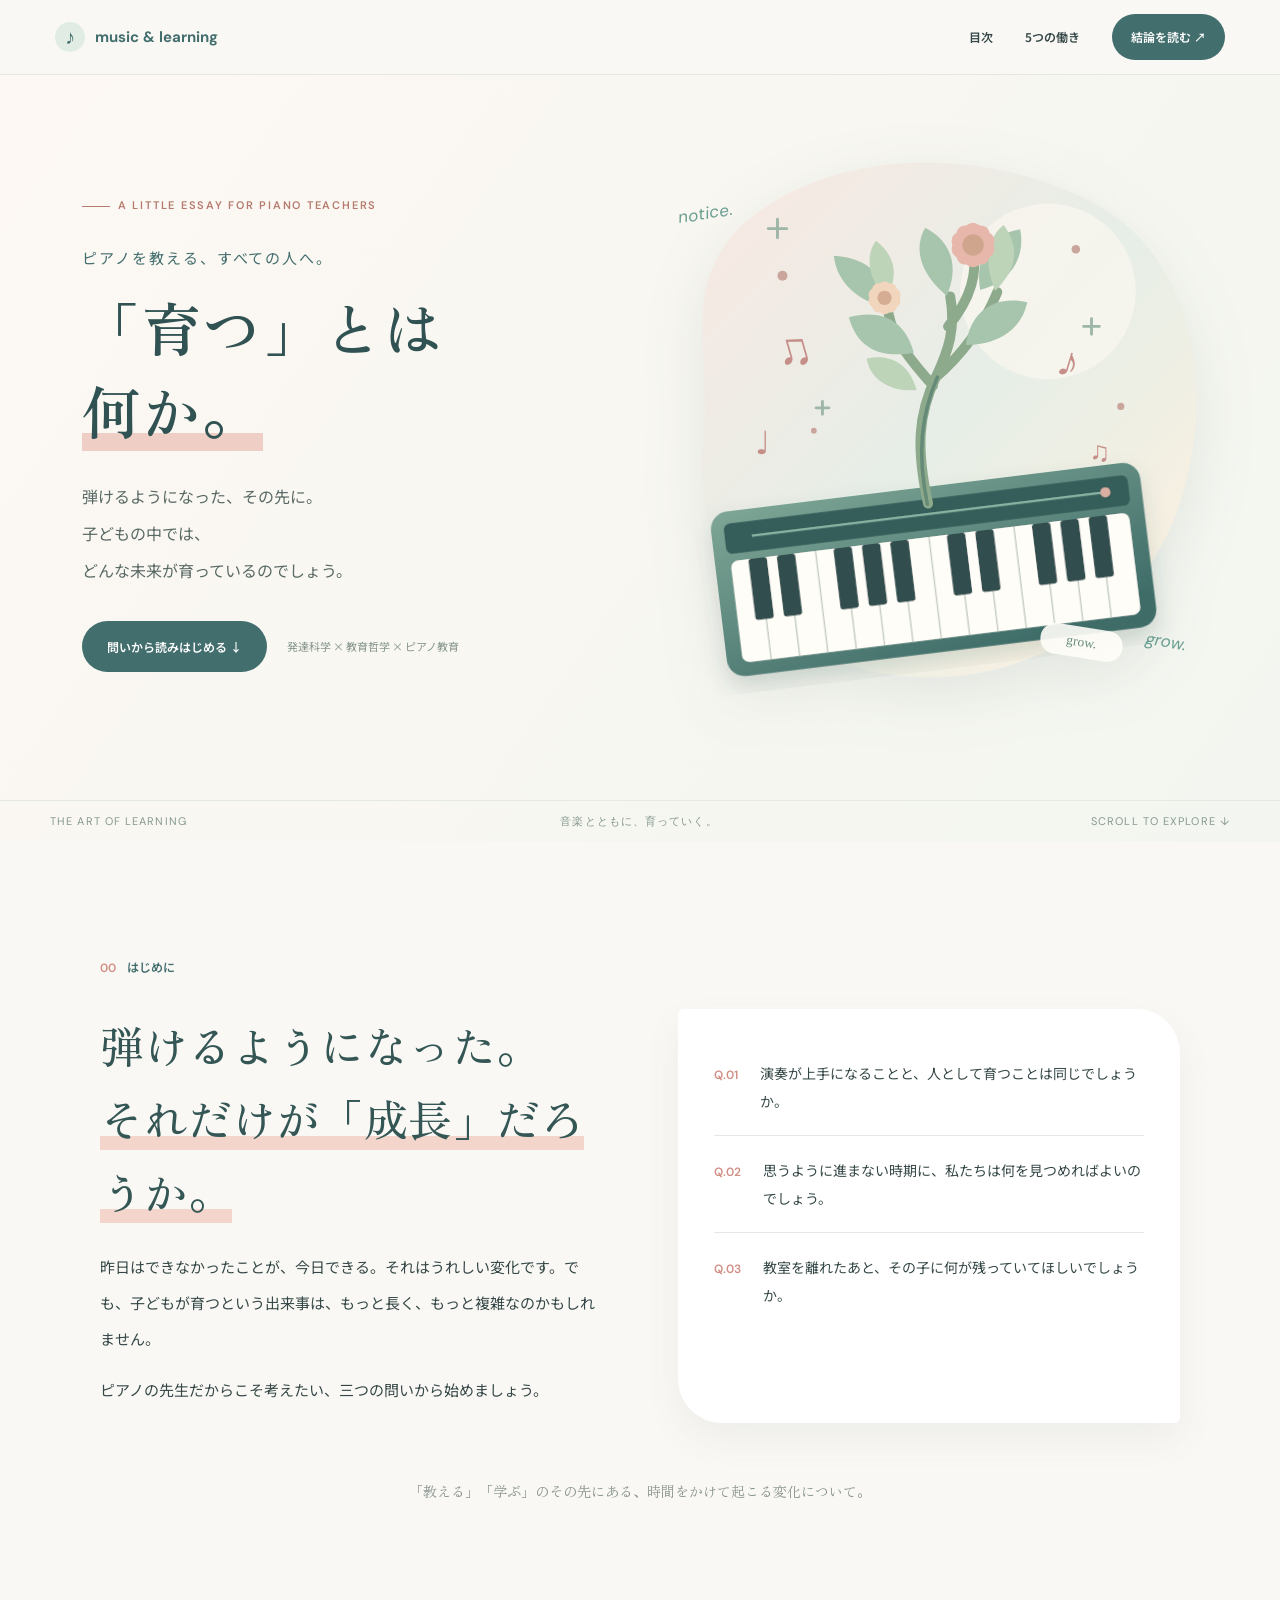
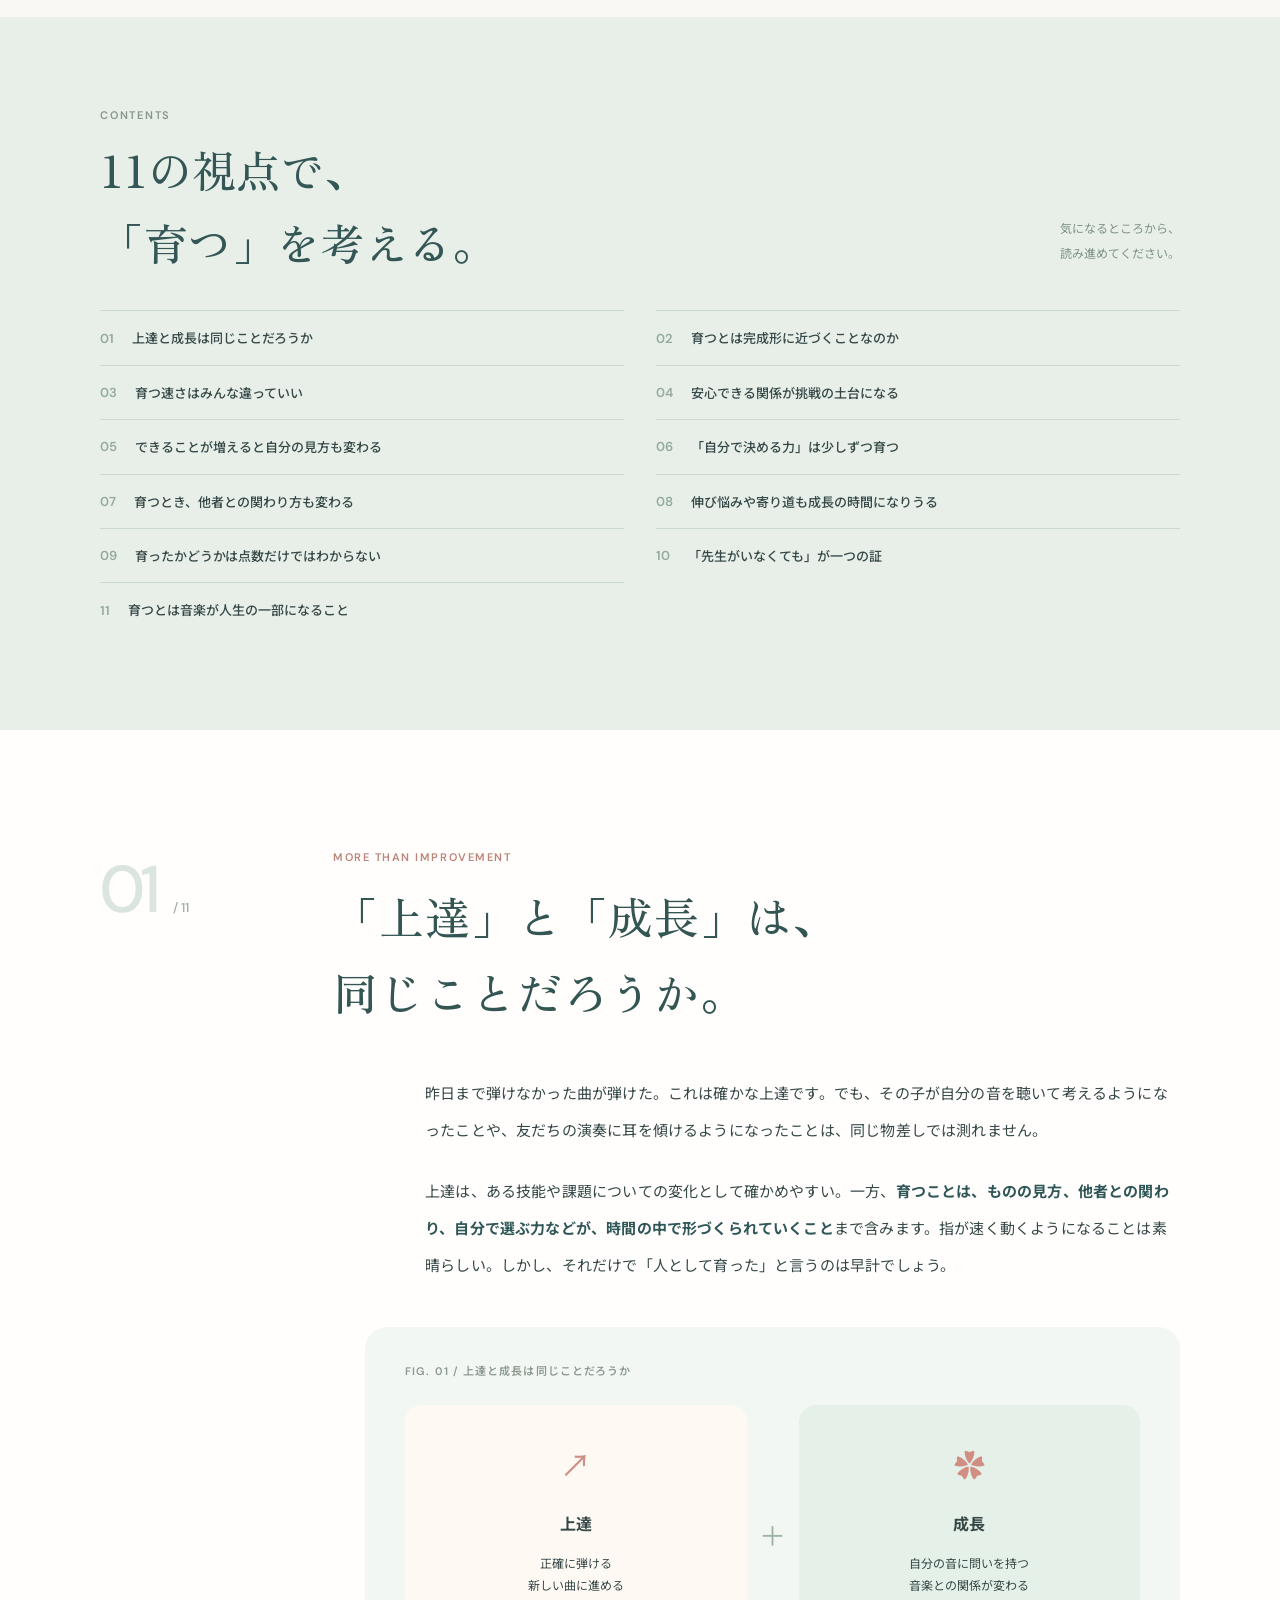
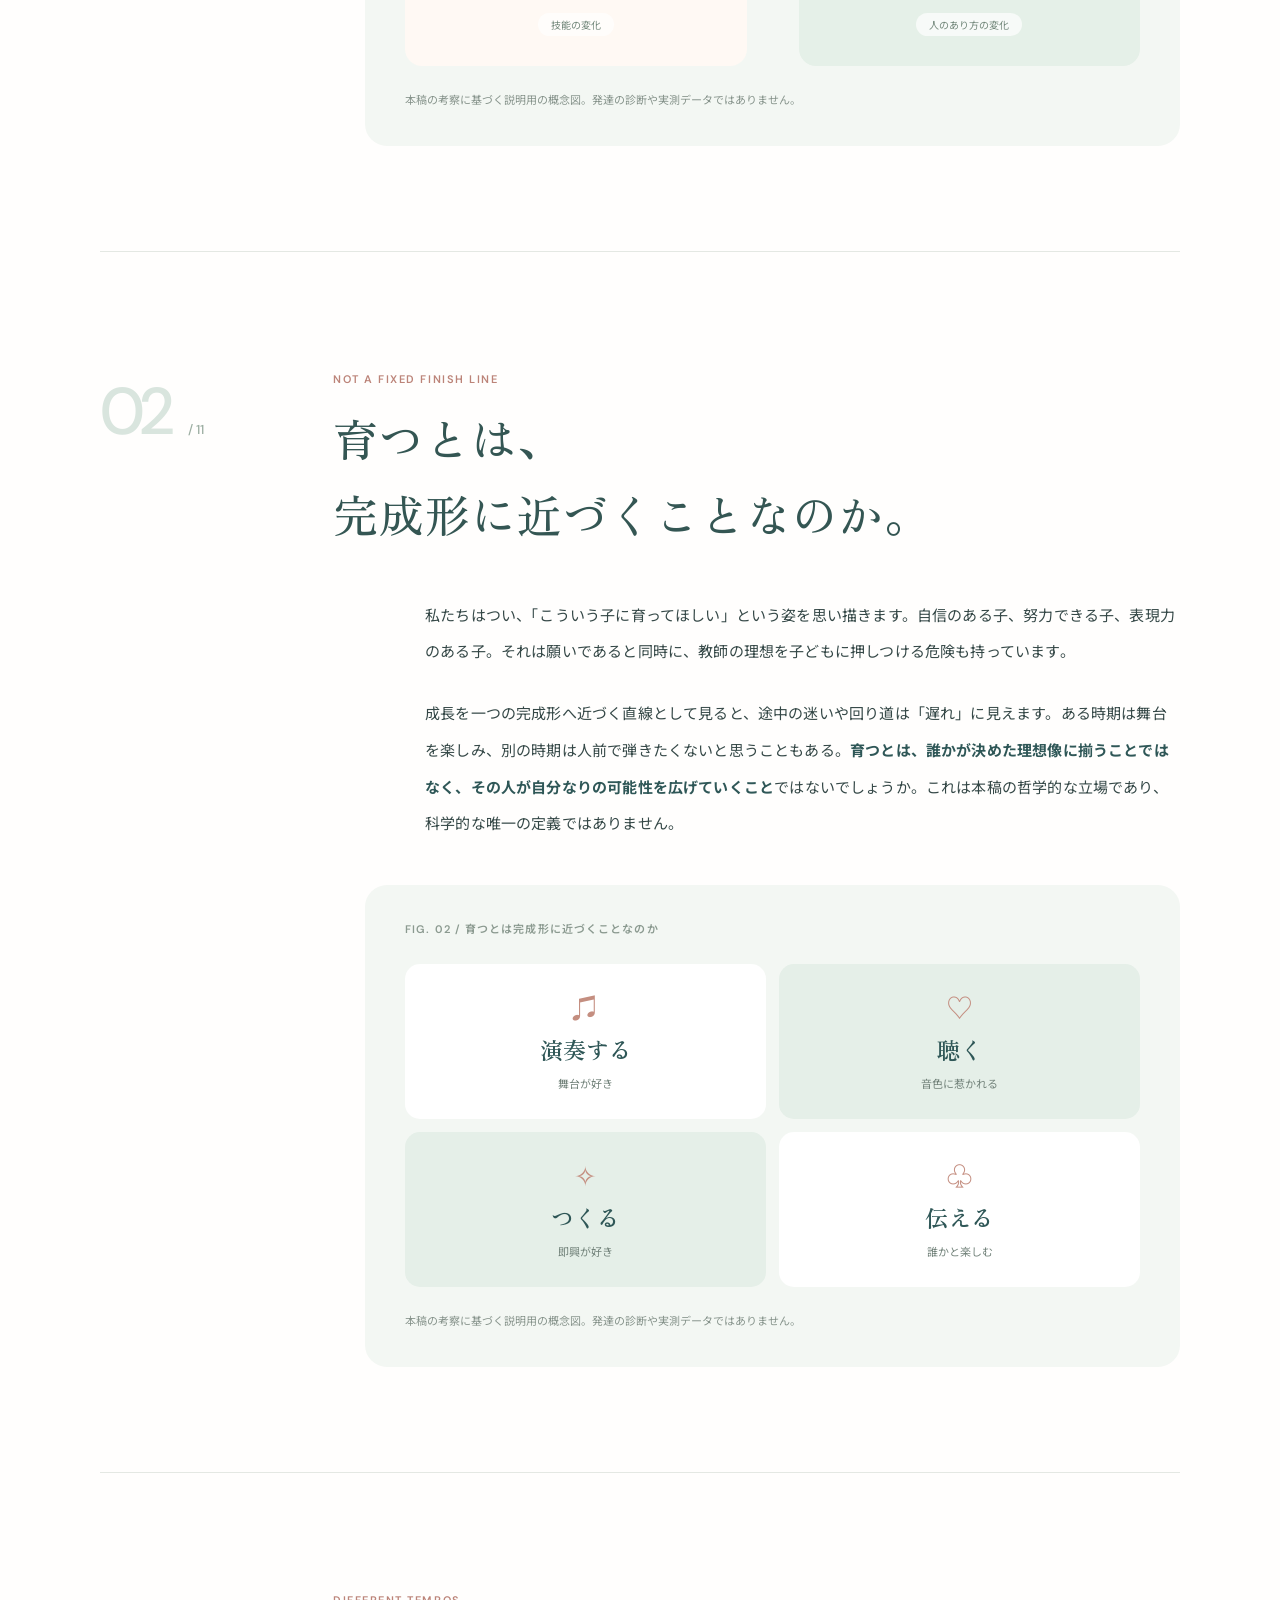
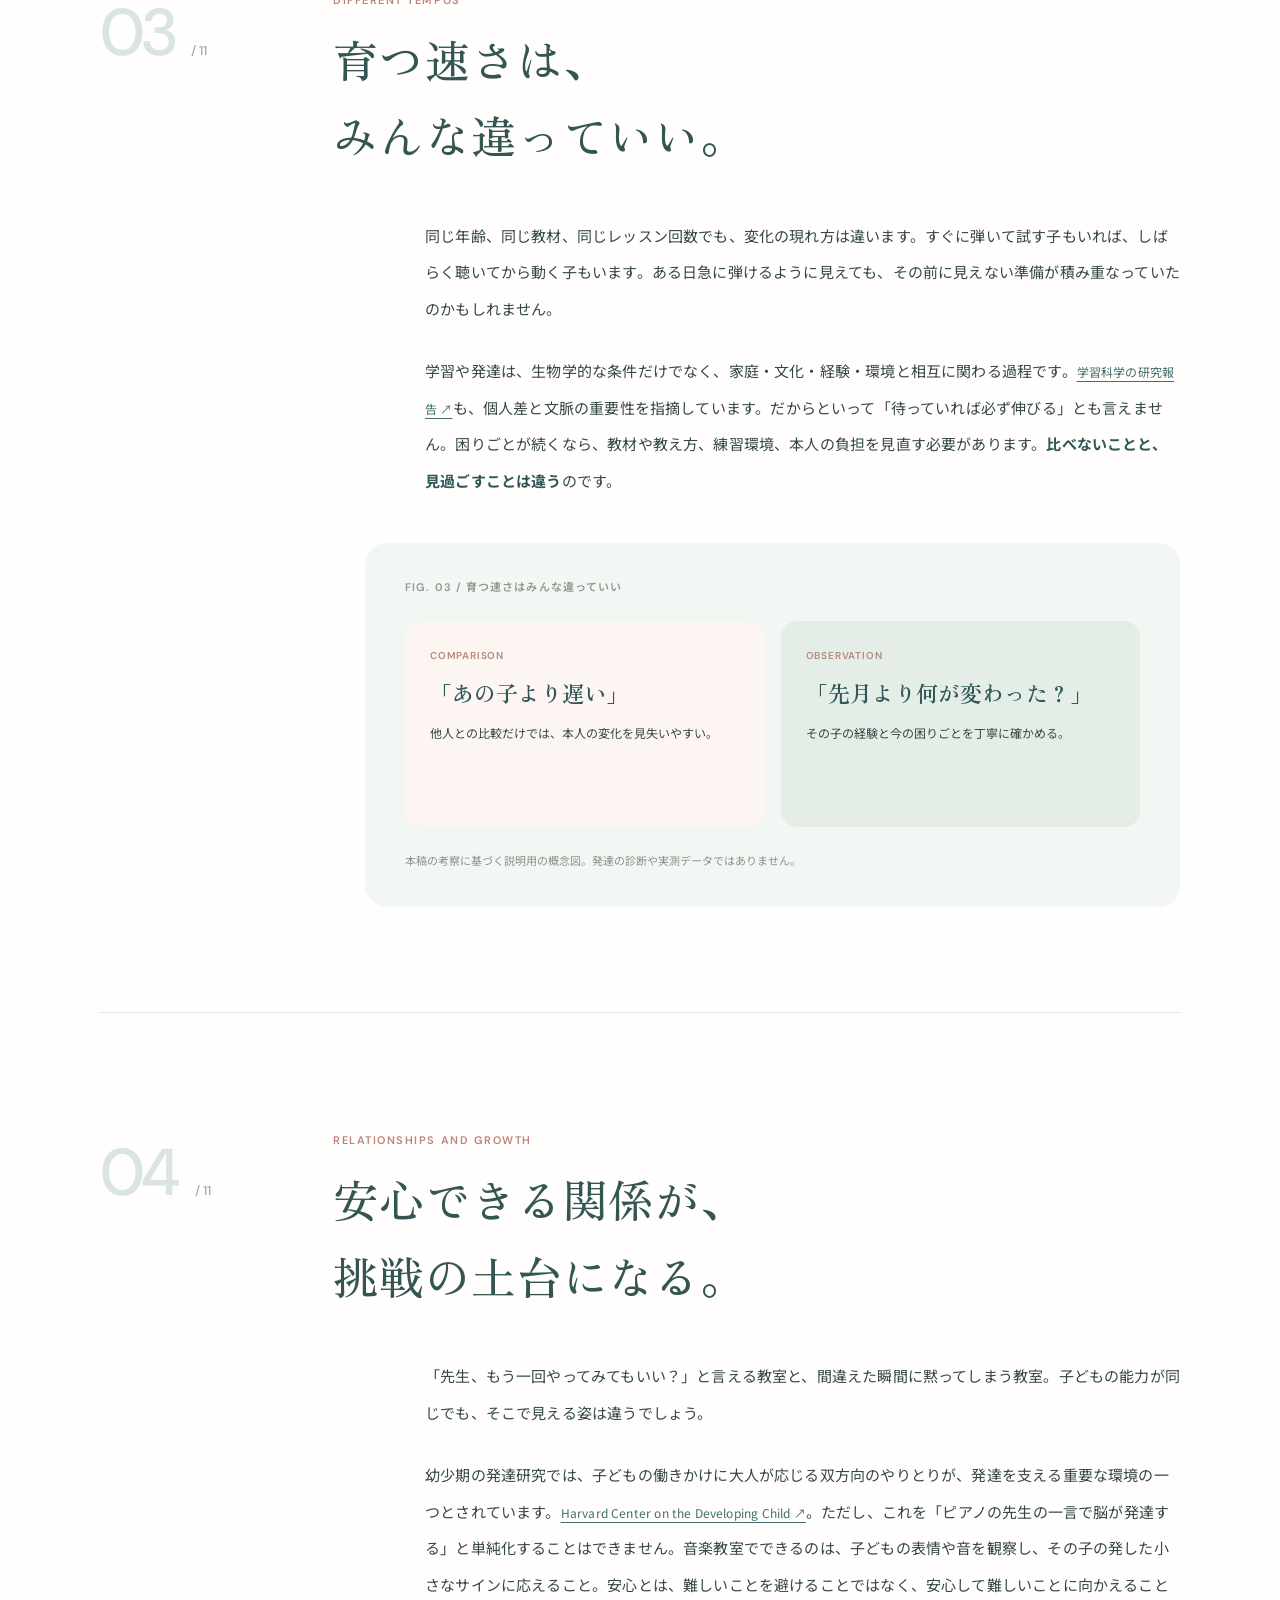
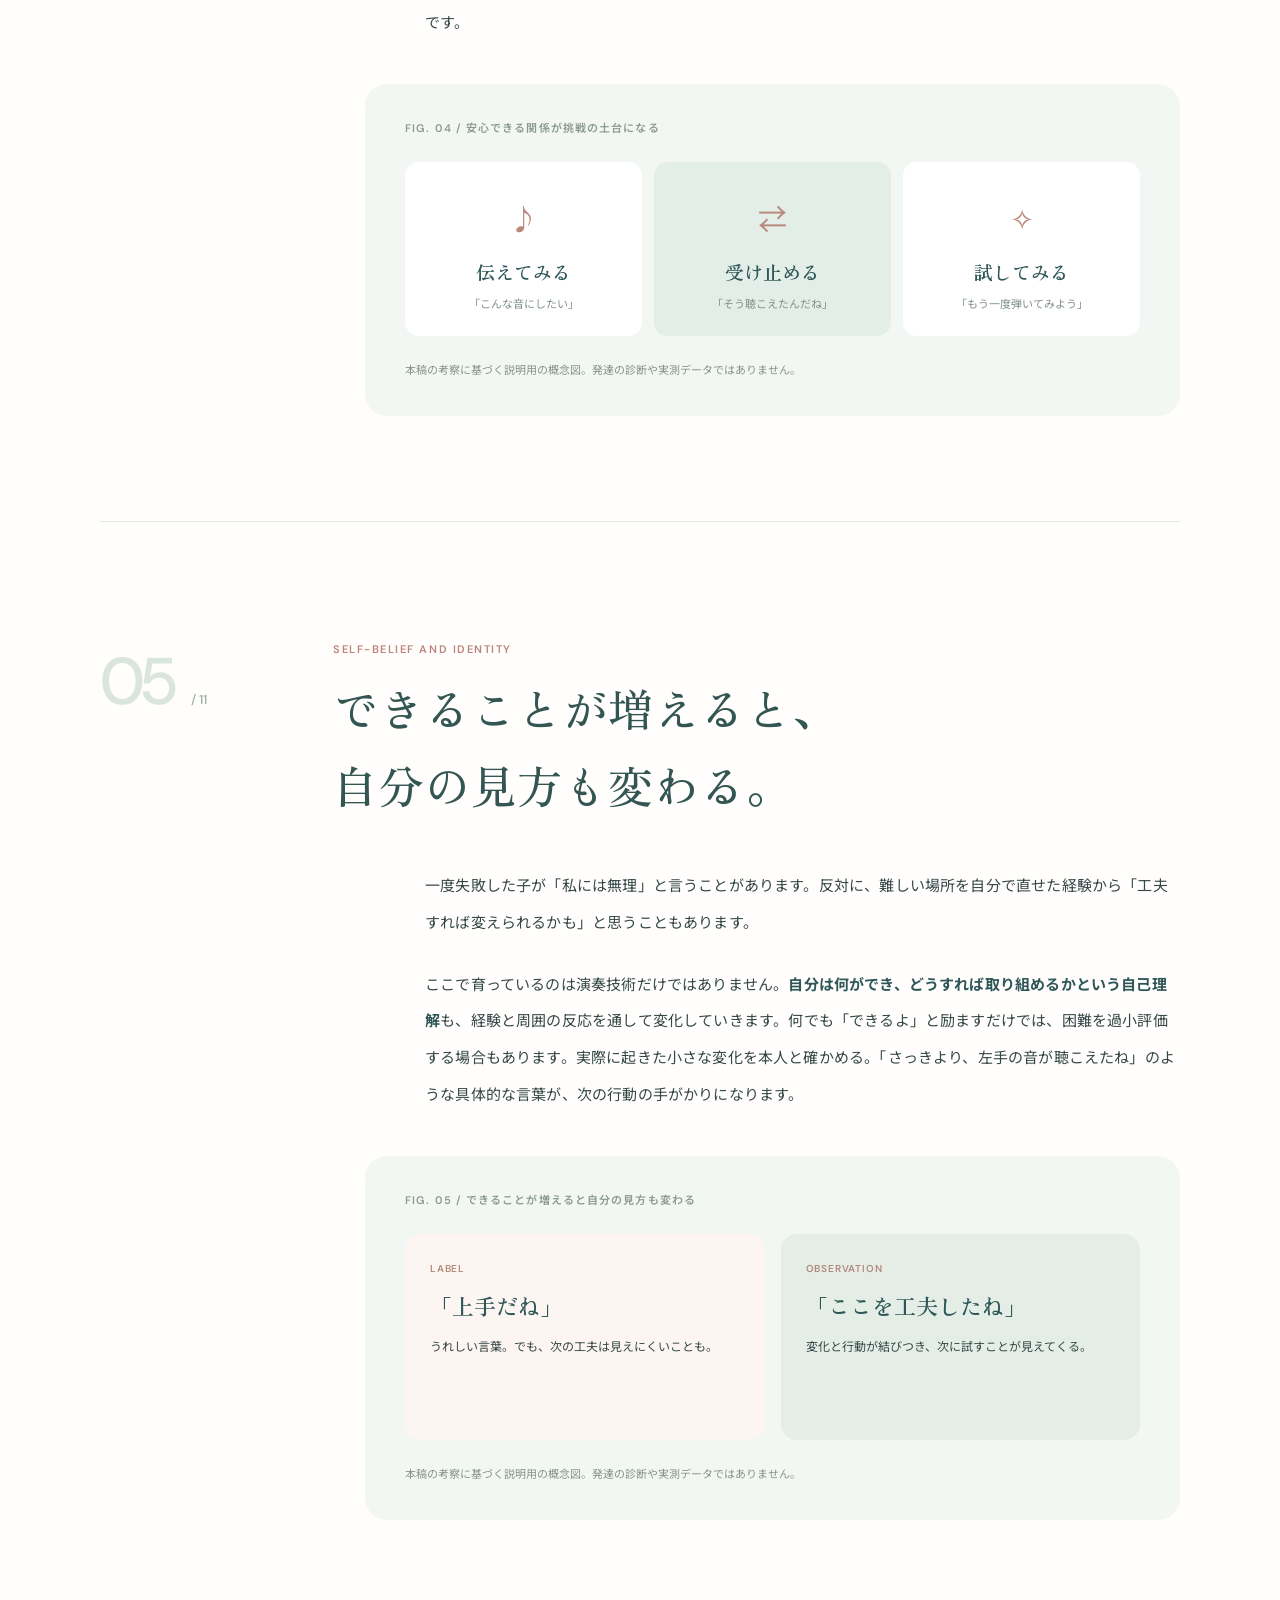
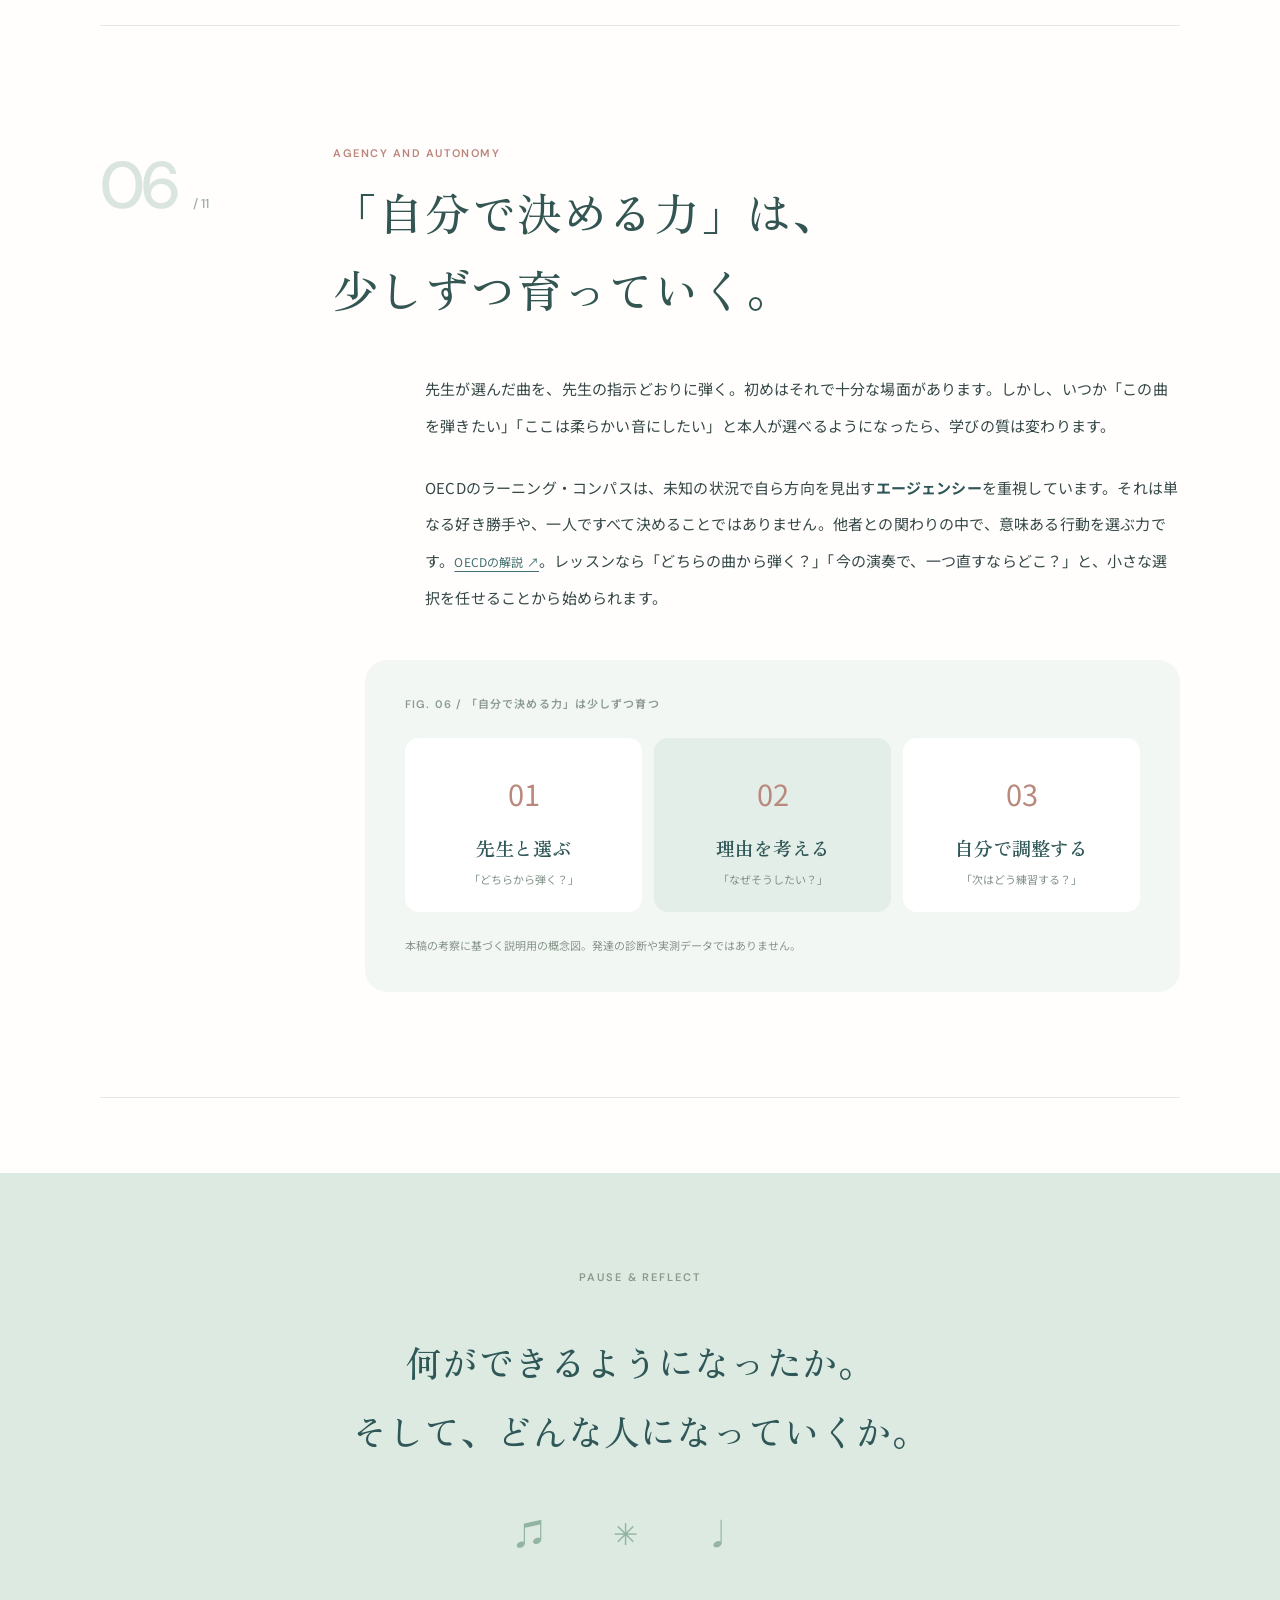
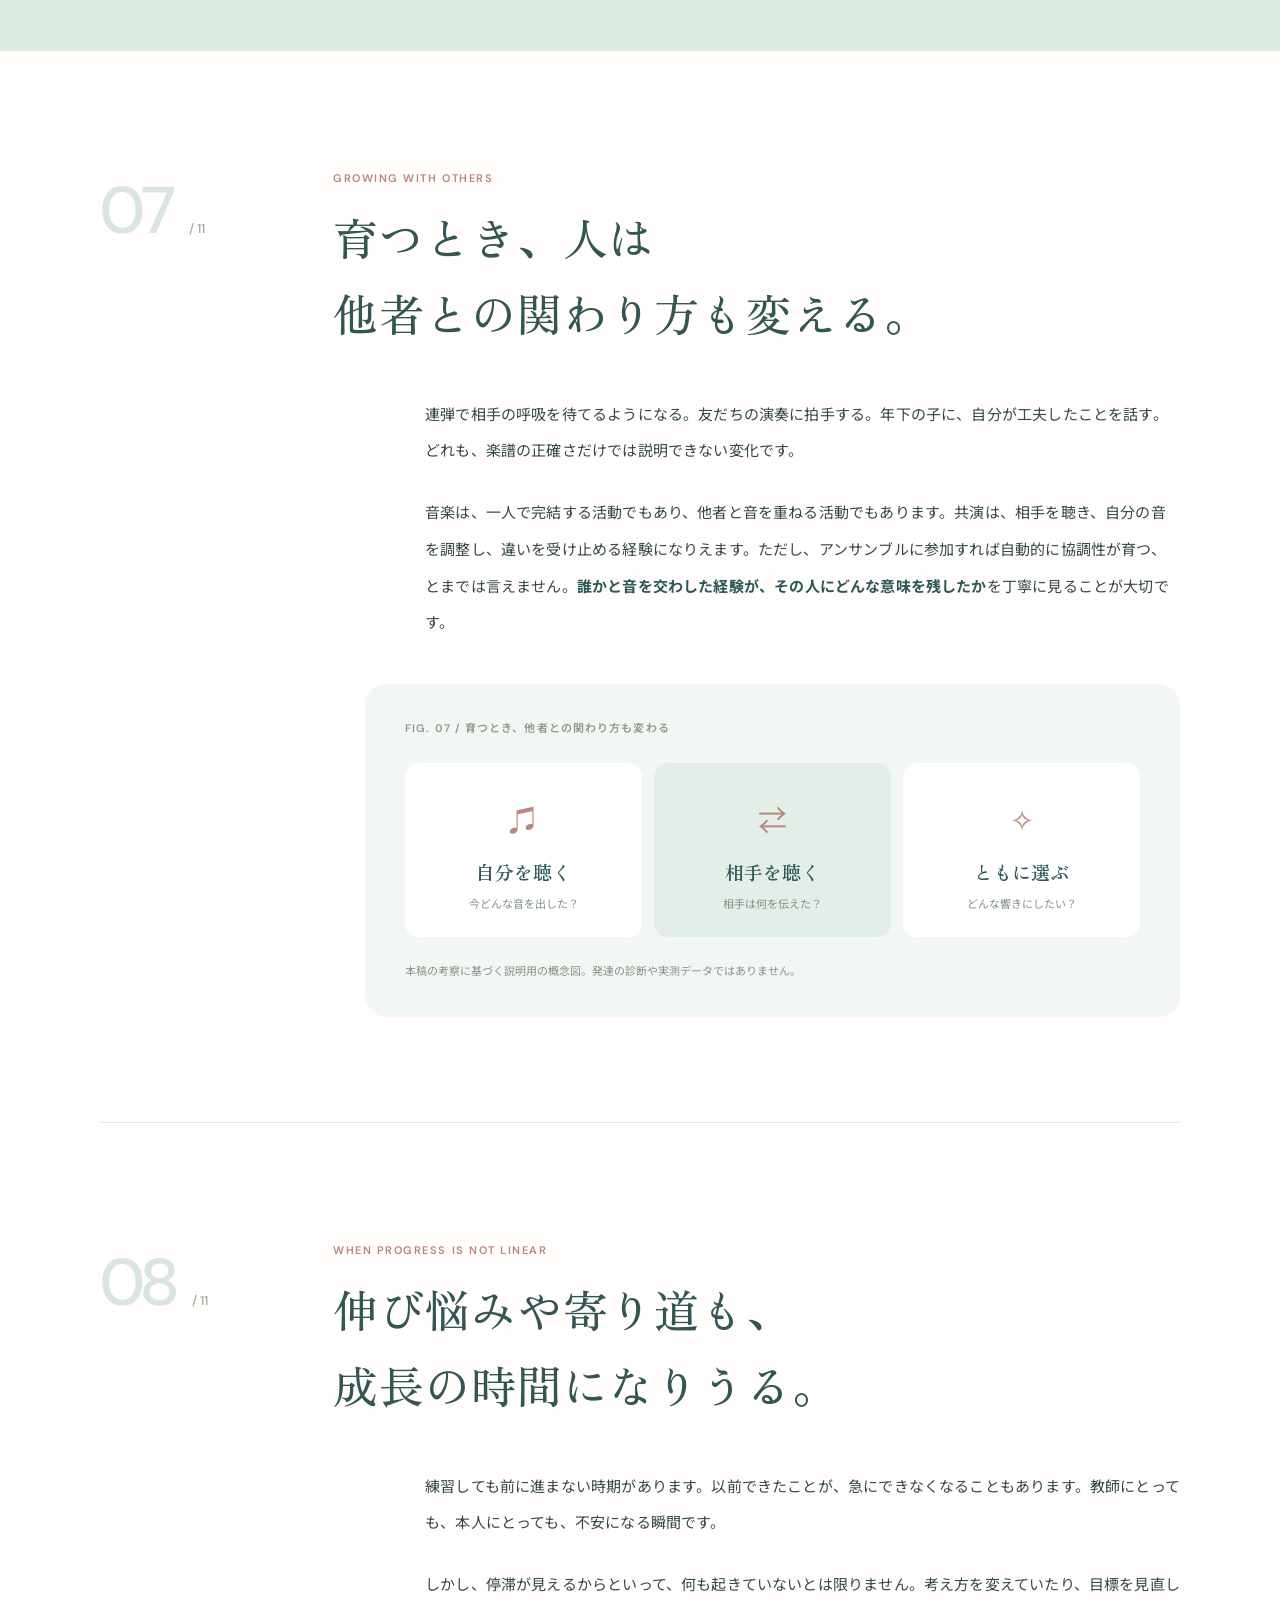
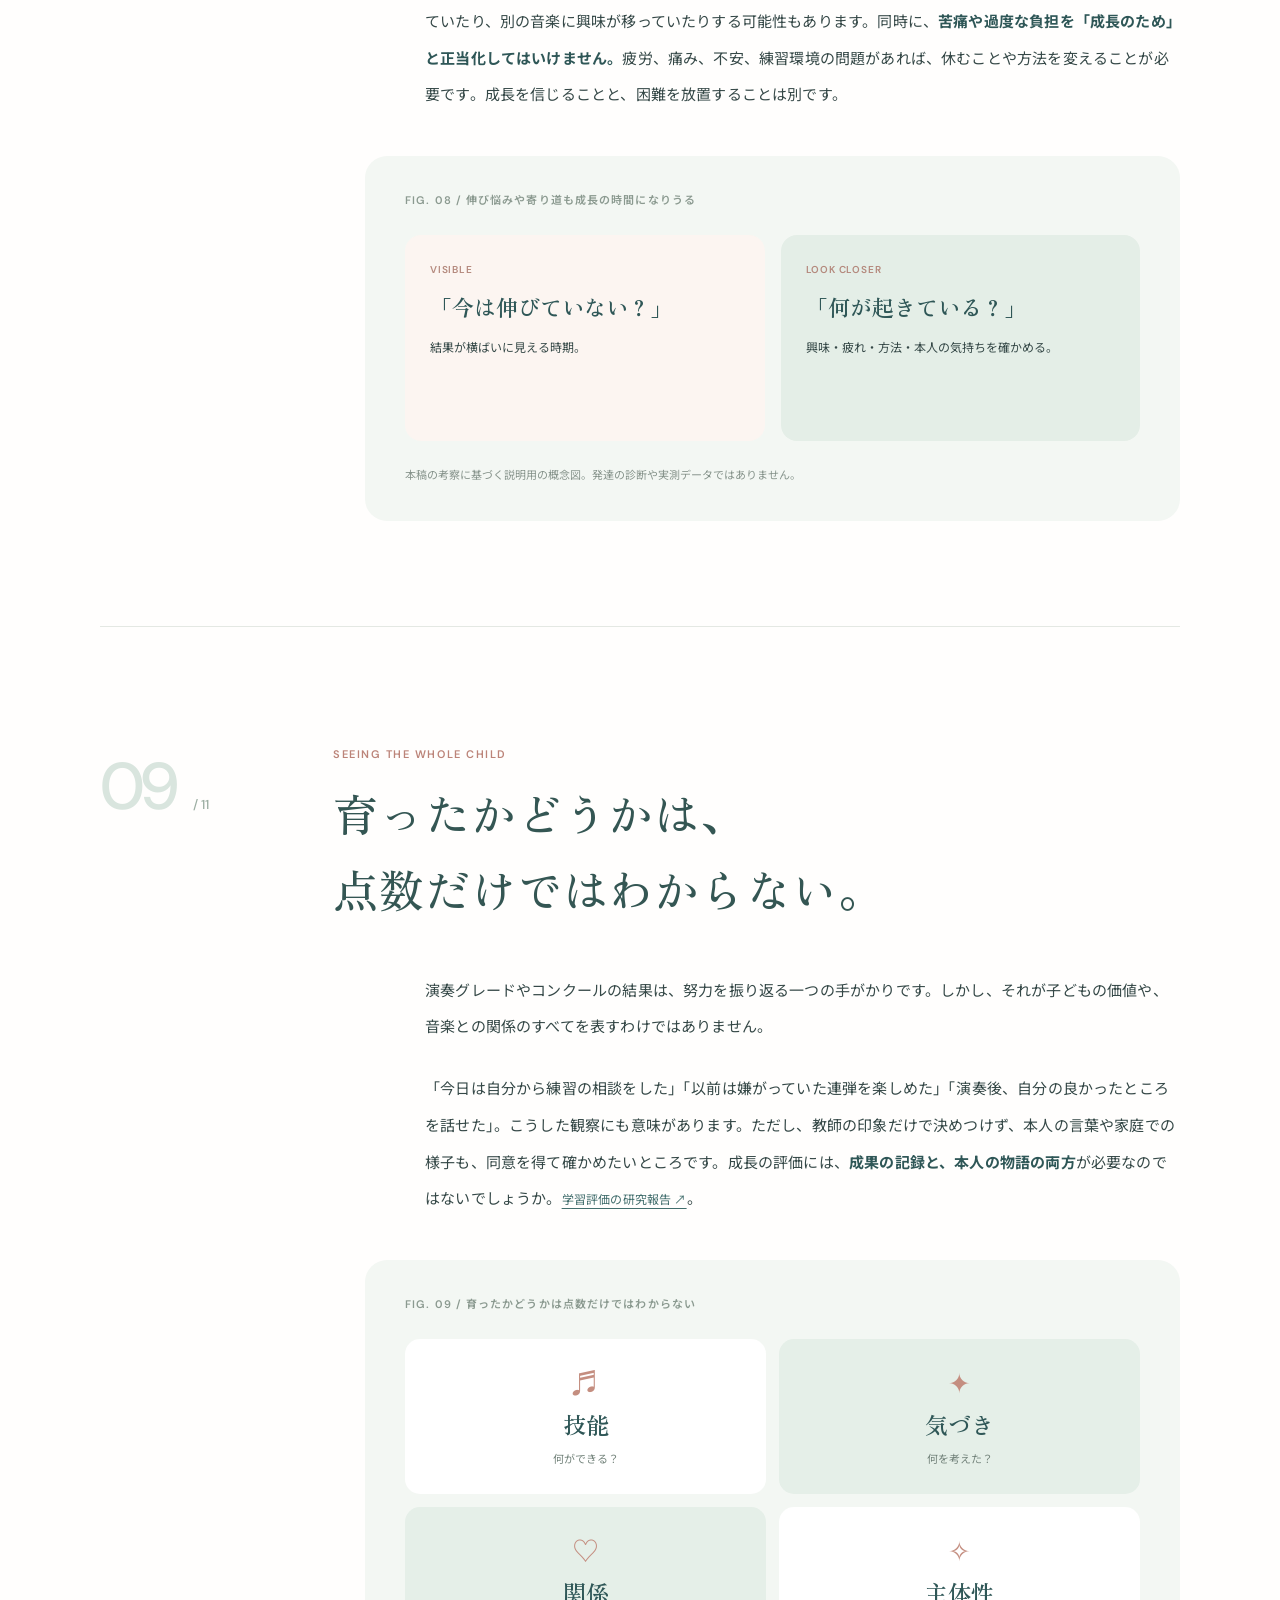
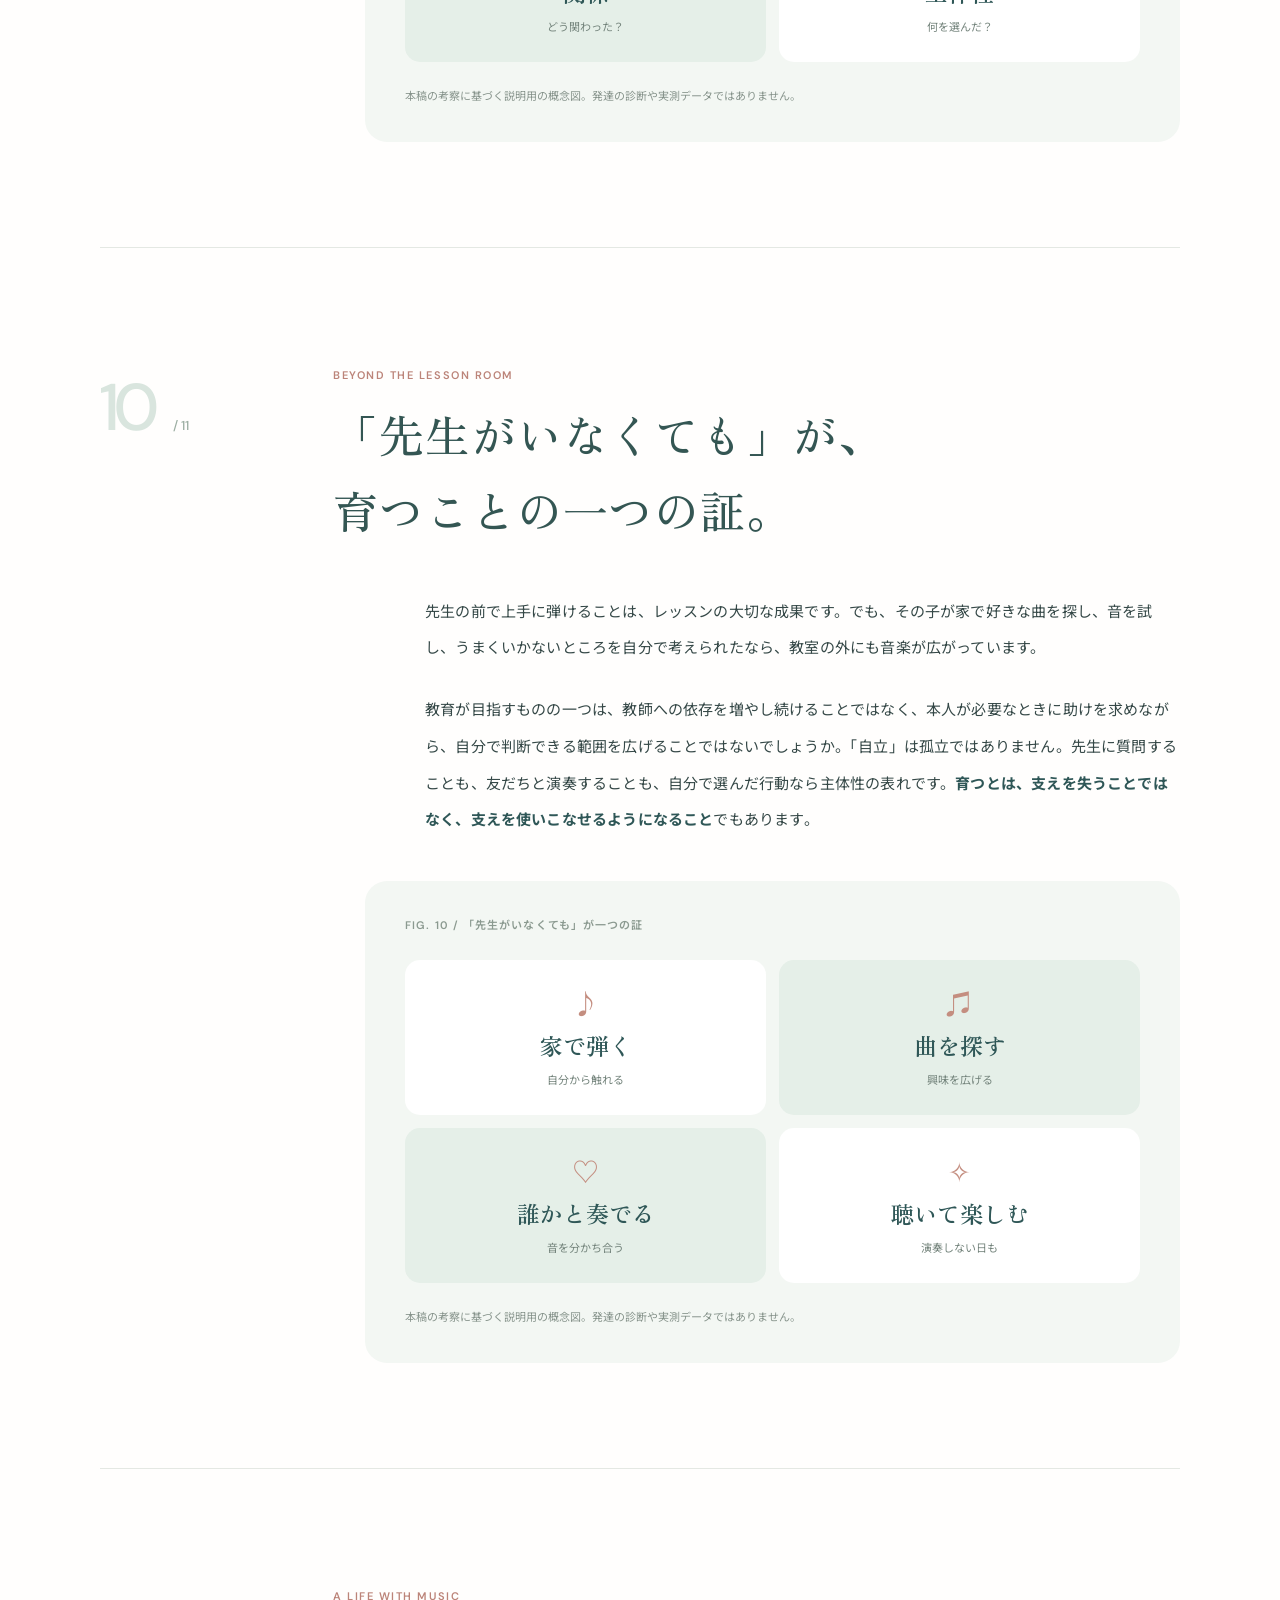
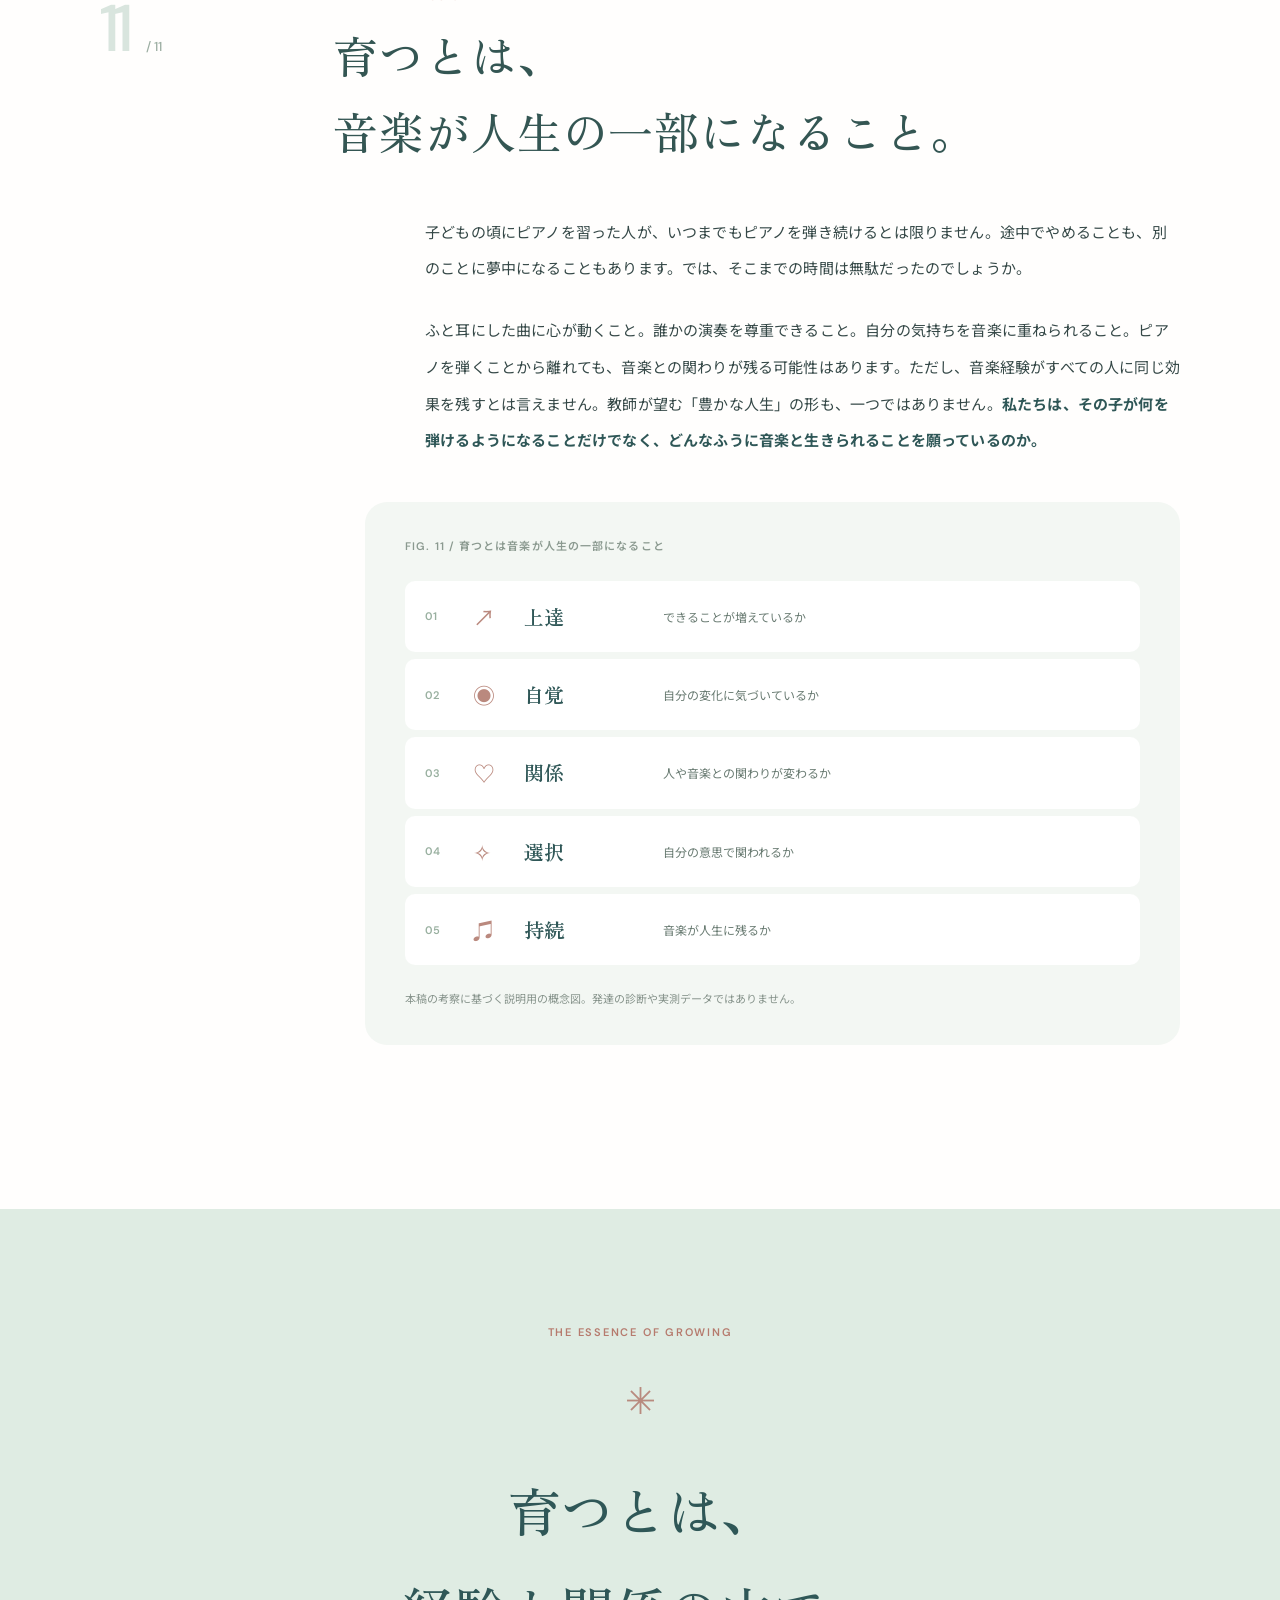
<file: grow/index.html>
<!doctype html>
<html lang="ja">
<head>
<meta charset="utf-8">
<meta name="viewport" content="width=device-width,initial-scale=1">
<meta name="color-scheme" content="light"><meta name="theme-color" content="#faf8f5">
<title>「育つ」とは何か。｜ピアノの先生と考える、成長の本質</title>
<meta name="description" content="上達することと、育つことは同じ？ ピアノの先生と考える、成長の本質。発達・安心・主体性・評価・音楽のある人生を11の視点から深く考察します。">
<meta name="robots" content="index,follow,max-image-preview:large">
<link rel="canonical" href="https://kens-pro.github.io/Column001/grow/">
<meta property="og:type" content="article"><meta property="og:locale" content="ja_JP">
<meta property="og:title" content="「育つ」とは何か。｜ピアノの先生と考える、成長の本質">
<meta property="og:description" content="弾けるようになった。その先に何が育つ？ ピアノ指導者のための成長をめぐる11章のエッセイ。">
<meta property="og:url" content="https://kens-pro.github.io/Column001/grow/">
<meta property="og:image" content="https://kens-pro.github.io/Column001/grow/hero.svg"><meta name="twitter:card" content="summary_large_image">
<link rel="preconnect" href="https://fonts.googleapis.com"><link rel="preconnect" href="https://fonts.gstatic.com" crossorigin>
<link href="https://fonts.googleapis.com/css2?family=DM+Sans:wght@400;500;600;700&family=Noto+Sans+JP:wght@400;500;600;700&family=Zen+Old+Mincho:wght@400;500;600;700&display=swap" rel="stylesheet">
<link rel="stylesheet" href="./styles.css">
<script type="application/ld+json">{"@context":"https://schema.org","@type":"Article","headline":"「育つ」とは何か。","description":"ピアノ指導者と考える、成長の本質と音楽が人生に残すもの","inLanguage":"ja-JP","mainEntityOfPage":"https://kens-pro.github.io/Column001/grow/","author":{"@type":"Organization","name":"トリイミュージック"},"publisher":{"@type":"Organization","name":"トリイミュージック"},"about":[{"@type":"Thing","name":"音楽教育"},{"@type":"Thing","name":"ピアノレッスン"},{"@type":"Thing","name":"学習科学"}]}</script>
<!-- GTMは既存のGitHub LP用コンテナ。GA4はGTM側のGoogleタグで一元管理、gtag重複送信は行わない。 -->
<script>window.dataLayer=window.dataLayer||[];window.gtag=window.gtag||function(){window.dataLayer.push(arguments);};window.gtag('consent','default',{ad_storage:'denied',ad_user_data:'denied',ad_personalization:'denied',analytics_storage:'granted'});</script>
<script>(function(w,d,s,l,i){w[l]=w[l]||[];w[l].push({'gtm.start':new Date().getTime(),event:'gtm.js'});var f=d.getElementsByTagName(s)[0],j=d.createElement(s),dl=l!=='dataLayer'?'&l='+l:'';j.async=true;j.src='https://www.googletagmanager.com/gtm.js?id='+i+dl;f.parentNode.insertBefore(j,f);})(window,document,'script','dataLayer','GTM-WHZRZKGG');</script>
<meta name="clarity-project-id" content="">
</head>
<body>
<noscript><iframe src="https://www.googletagmanager.com/ns.html?id=GTM-WHZRZKGG" height="0" width="0" style="display:none;visibility:hidden" title="GTM"></iframe></noscript>
<a href="#main" class="skip-link">本文へ移動</a><div id="reading-progress" class="reading-progress" role="presentation"></div>
<header class="site-header"><div class="header-inner"><a class="wordmark" href="#top"><span class="wordmark-mark">♪</span><span>music &amp; learning</span></a><nav class="header-nav" aria-label="ページ内メニュー"><a href="#contents">目次</a><a href="#chapter-11">5つの働き</a><a class="header-pill" href="#conclusion">結論を読む ↗</a></nav></div></header>
<main id="main">
<section class="hero" id="top"><div class="hero-inner"><div class="hero-copy">
<p class="eyebrow"><span class="eyebrow-line"></span>A LITTLE ESSAY FOR PIANO TEACHERS</p>
<p class="hero-preface">ピアノを教える、すべての人へ。</p>
<h1 id="hero-title"><span class="hero-title-line">「育つ」とは</span><span class="hero-title-line hero-title-line-accent">何か。</span></h1>
<p class="hero-description">弾けるようになった、その先に。<br>子どもの中では、<br>どんな未来が育っているのでしょう。</p>
<div class="hero-actions"><a class="button button-main" href="#questions">問いから読みはじめる ↓</a><span class="read-meta">発達科学 × 教育哲学 × ピアノ教育</span></div>
</div><div class="hero-visual"><img src="./hero.svg" alt="ピアノと成長する若木、音符を組み合わせたオリジナルイラスト" width="800" height="840" fetchpriority="high"><span class="visual-note note-one">notice.</span><span class="visual-note note-two">grow.</span></div></div>
<div class="hero-bottom"><span>THE ART OF LEARNING</span><span>音楽とともに、育っていく。</span><span>SCROLL TO EXPLORE ↓</span></div></section>

<section class="opening section-wrap" id="questions" data-article-section="questions"><div class="section-kicker"><span class="small-num">00</span> はじめに</div><div class="opening-grid"><div><h2 class="display-heading">弾けるようになった。<br><span class="accent-underline">それだけが「成長」だろうか。</span></h2><p>昨日はできなかったことが、今日できる。それはうれしい変化です。でも、子どもが育つという出来事は、もっと長く、もっと複雑なのかもしれません。</p><p>ピアノの先生だからこそ考えたい、三つの問いから始めましょう。</p></div><div class="question-stack"><div class="question-item"><span class="question-num">Q.01</span><p>演奏が上手になることと、人として育つことは同じでしょうか。</p></div><div class="question-item"><span class="question-num">Q.02</span><p>思うように進まない時期に、私たちは何を見つめればよいのでしょう。</p></div><div class="question-item"><span class="question-num">Q.03</span><p>教室を離れたあと、その子に何が残っていてほしいでしょうか。</p></div></div></div><p class="soft-note">「教える」「学ぶ」のその先にある、時間をかけて起こる変化について。</p></section>
<section class="toc-panel" id="contents"><div class="section-wrap toc-inner"><div class="toc-heading"><div><p class="eyebrow muted">CONTENTS</p><h2>11の視点で、<br>「育つ」を考える。</h2></div><p>気になるところから、<br>読み進めてください。</p></div><ol class="toc-grid"><li><a href="#chapter-1"><span>01</span>上達と成長は同じことだろうか</a></li><li><a href="#chapter-2"><span>02</span>育つとは完成形に近づくことなのか</a></li><li><a href="#chapter-3"><span>03</span>育つ速さはみんな違っていい</a></li><li><a href="#chapter-4"><span>04</span>安心できる関係が挑戦の土台になる</a></li><li><a href="#chapter-5"><span>05</span>できることが増えると自分の見方も変わる</a></li><li><a href="#chapter-6"><span>06</span>「自分で決める力」は少しずつ育つ</a></li><li><a href="#chapter-7"><span>07</span>育つとき、他者との関わり方も変わる</a></li><li><a href="#chapter-8"><span>08</span>伸び悩みや寄り道も成長の時間になりうる</a></li><li><a href="#chapter-9"><span>09</span>育ったかどうかは点数だけではわからない</a></li><li><a href="#chapter-10"><span>10</span>「先生がいなくても」が一つの証</a></li><li><a href="#chapter-11"><span>11</span>育つとは音楽が人生の一部になること</a></li></ol></div></section>
<div class="article"><section class="chapter section-wrap " id="chapter-1" data-article-section="01"><div class="chapter-header"><span class="chapter-no">01 <small>/ 11</small></span><div><p class="chapter-overline">MORE THAN IMPROVEMENT</p><h2>「上達」と「成長」は、<br>同じことだろうか。</h2></div></div><div class="prose"><p>昨日まで弾けなかった曲が弾けた。これは確かな上達です。でも、その子が自分の音を聴いて考えるようになったことや、友だちの演奏に耳を傾けるようになったことは、同じ物差しでは測れません。</p><p>上達は、ある技能や課題についての変化として確かめやすい。一方、<strong>育つことは、ものの見方、他者との関わり、自分で選ぶ力などが、時間の中で形づくられていくこと</strong>まで含みます。指が速く動くようになることは素晴らしい。しかし、それだけで「人として育った」と言うのは早計でしょう。</p></div><figure class="visual-card"><figcaption class="figure-label">FIG. 01 / 上達と成長は同じことだろうか</figcaption><div class="compare-cols"><div class="compare-box teacher"><span class="diagram-icon">↗</span><strong>上達</strong><p>正確に弾ける<br>新しい曲に進める</p><span class="diagram-caption">技能の変化</span></div><div class="figure-arrow">＋</div><div class="compare-box student"><span class="diagram-icon">✿</span><strong>成長</strong><p>自分の音に問いを持つ<br>音楽との関係が変わる</p><span class="diagram-caption">人のあり方の変化</span></div></div><p class="figure-foot">本稿の考察に基づく説明用の概念図。発達の診断や実測データではありません。</p></figure></section>
<section class="chapter section-wrap " id="chapter-2" data-article-section="02"><div class="chapter-header"><span class="chapter-no">02 <small>/ 11</small></span><div><p class="chapter-overline">NOT A FIXED FINISH LINE</p><h2>育つとは、<br>完成形に近づくことなのか。</h2></div></div><div class="prose"><p>私たちはつい、「こういう子に育ってほしい」という姿を思い描きます。自信のある子、努力できる子、表現力のある子。それは願いであると同時に、教師の理想を子どもに押しつける危険も持っています。</p><p>成長を一つの完成形へ近づく直線として見ると、途中の迷いや回り道は「遅れ」に見えます。ある時期は舞台を楽しみ、別の時期は人前で弾きたくないと思うこともある。<strong>育つとは、誰かが決めた理想像に揃うことではなく、その人が自分なりの可能性を広げていくこと</strong>ではないでしょうか。これは本稿の哲学的な立場であり、科学的な唯一の定義ではありません。</p></div><figure class="visual-card"><figcaption class="figure-label">FIG. 02 / 育つとは完成形に近づくことなのか</figcaption><div class="learning-four"><div><span class="learning-four-symbol">♫</span><strong>演奏する</strong><small>舞台が好き</small></div><div><span class="learning-four-symbol">♡</span><strong>聴く</strong><small>音色に惹かれる</small></div><div><span class="learning-four-symbol">✧</span><strong>つくる</strong><small>即興が好き</small></div><div><span class="learning-four-symbol">♧</span><strong>伝える</strong><small>誰かと楽しむ</small></div></div><p class="figure-foot">本稿の考察に基づく説明用の概念図。発達の診断や実測データではありません。</p></figure></section>
<section class="chapter section-wrap " id="chapter-3" data-article-section="03"><div class="chapter-header"><span class="chapter-no">03 <small>/ 11</small></span><div><p class="chapter-overline">DIFFERENT TEMPOS</p><h2>育つ速さは、<br>みんな違っていい。</h2></div></div><div class="prose"><p>同じ年齢、同じ教材、同じレッスン回数でも、変化の現れ方は違います。すぐに弾いて試す子もいれば、しばらく聴いてから動く子もいます。ある日急に弾けるように見えても、その前に見えない準備が積み重なっていたのかもしれません。</p><p>学習や発達は、生物学的な条件だけでなく、家庭・文化・経験・環境と相互に関わる過程です。<a class="source-link" href="#sources">学習科学の研究報告 ↗</a>も、個人差と文脈の重要性を指摘しています。だからといって「待っていれば必ず伸びる」とも言えません。困りごとが続くなら、教材や教え方、練習環境、本人の負担を見直す必要があります。<strong>比べないことと、見過ごすことは違う</strong>のです。</p></div><figure class="visual-card"><figcaption class="figure-label">FIG. 03 / 育つ速さはみんな違っていい</figcaption><div class="two-paths"><div class="path-muted"><small>COMPARISON</small><strong>「あの子より遅い」</strong><p>他人との比較だけでは、本人の変化を見失いやすい。</p></div><div class="path-active"><small>OBSERVATION</small><strong>「先月より何が変わった？」</strong><p>その子の経験と今の困りごとを丁寧に確かめる。</p></div></div><p class="figure-foot">本稿の考察に基づく説明用の概念図。発達の診断や実測データではありません。</p></figure></section>
<section class="chapter section-wrap " id="chapter-4" data-article-section="04"><div class="chapter-header"><span class="chapter-no">04 <small>/ 11</small></span><div><p class="chapter-overline">RELATIONSHIPS AND GROWTH</p><h2>安心できる関係が、<br>挑戦の土台になる。</h2></div></div><div class="prose"><p>「先生、もう一回やってみてもいい？」と言える教室と、間違えた瞬間に黙ってしまう教室。子どもの能力が同じでも、そこで見える姿は違うでしょう。</p><p>幼少期の発達研究では、子どもの働きかけに大人が応じる双方向のやりとりが、発達を支える重要な環境の一つとされています。<a class="source-link" href="#sources">Harvard Center on the Developing Child ↗</a>。ただし、これを「ピアノの先生の一言で脳が発達する」と単純化することはできません。音楽教室でできるのは、子どもの表情や音を観察し、その子の発した小さなサインに応えること。安心とは、難しいことを避けることではなく、安心して難しいことに向かえることです。</p></div><figure class="visual-card"><figcaption class="figure-label">FIG. 04 / 安心できる関係が挑戦の土台になる</figcaption><div class="social-diagram"><div><span>♪</span><strong>伝えてみる</strong><small>「こんな音にしたい」</small></div><div><span>⇄</span><strong>受け止める</strong><small>「そう聴こえたんだね」</small></div><div><span>✧</span><strong>試してみる</strong><small>「もう一度弾いてみよう」</small></div></div><p class="figure-foot">本稿の考察に基づく説明用の概念図。発達の診断や実測データではありません。</p></figure></section>
<section class="chapter section-wrap " id="chapter-5" data-article-section="05"><div class="chapter-header"><span class="chapter-no">05 <small>/ 11</small></span><div><p class="chapter-overline">SELF-BELIEF AND IDENTITY</p><h2>できることが増えると、<br>自分の見方も変わる。</h2></div></div><div class="prose"><p>一度失敗した子が「私には無理」と言うことがあります。反対に、難しい場所を自分で直せた経験から「工夫すれば変えられるかも」と思うこともあります。</p><p>ここで育っているのは演奏技術だけではありません。<strong>自分は何ができ、どうすれば取り組めるかという自己理解</strong>も、経験と周囲の反応を通して変化していきます。何でも「できるよ」と励ますだけでは、困難を過小評価する場合もあります。実際に起きた小さな変化を本人と確かめる。「さっきより、左手の音が聴こえたね」のような具体的な言葉が、次の行動の手がかりになります。</p></div><figure class="visual-card"><figcaption class="figure-label">FIG. 05 / できることが増えると自分の見方も変わる</figcaption><div class="two-paths"><div class="path-muted"><small>LABEL</small><strong>「上手だね」</strong><p>うれしい言葉。でも、次の工夫は見えにくいことも。</p></div><div class="path-active"><small>OBSERVATION</small><strong>「ここを工夫したね」</strong><p>変化と行動が結びつき、次に試すことが見えてくる。</p></div></div><p class="figure-foot">本稿の考察に基づく説明用の概念図。発達の診断や実測データではありません。</p></figure></section>
<section class="chapter section-wrap " id="chapter-6" data-article-section="06"><div class="chapter-header"><span class="chapter-no">06 <small>/ 11</small></span><div><p class="chapter-overline">AGENCY AND AUTONOMY</p><h2>「自分で決める力」は、<br>少しずつ育っていく。</h2></div></div><div class="prose"><p>先生が選んだ曲を、先生の指示どおりに弾く。初めはそれで十分な場面があります。しかし、いつか「この曲を弾きたい」「ここは柔らかい音にしたい」と本人が選べるようになったら、学びの質は変わります。</p><p>OECDのラーニング・コンパスは、未知の状況で自ら方向を見出す<strong>エージェンシー</strong>を重視しています。それは単なる好き勝手や、一人ですべて決めることではありません。他者との関わりの中で、意味ある行動を選ぶ力です。<a class="source-link" href="#sources">OECDの解説 ↗</a>。レッスンなら「どちらの曲から弾く？」「今の演奏で、一つ直すならどこ？」と、小さな選択を任せることから始められます。</p></div><figure class="visual-card"><figcaption class="figure-label">FIG. 06 / 「自分で決める力」は少しずつ育つ</figcaption><div class="social-diagram"><div><span>01</span><strong>先生と選ぶ</strong><small>「どちらから弾く？」</small></div><div><span>02</span><strong>理由を考える</strong><small>「なぜそうしたい？」</small></div><div><span>03</span><strong>自分で調整する</strong><small>「次はどう練習する？」</small></div></div><p class="figure-foot">本稿の考察に基づく説明用の概念図。発達の診断や実測データではありません。</p></figure></section><section class="interlude" aria-hidden="true"><div class="interlude-inner"><span>PAUSE &amp; REFLECT</span><p>何ができるようになったか。<br>そして、どんな人になっていくか。</p><span class="interlude-decoration">♫ ✳ ♩</span></div></section><section class="chapter section-wrap " id="chapter-7" data-article-section="07"><div class="chapter-header"><span class="chapter-no">07 <small>/ 11</small></span><div><p class="chapter-overline">GROWING WITH OTHERS</p><h2>育つとき、人は<br>他者との関わり方も変える。</h2></div></div><div class="prose"><p>連弾で相手の呼吸を待てるようになる。友だちの演奏に拍手する。年下の子に、自分が工夫したことを話す。どれも、楽譜の正確さだけでは説明できない変化です。</p><p>音楽は、一人で完結する活動でもあり、他者と音を重ねる活動でもあります。共演は、相手を聴き、自分の音を調整し、違いを受け止める経験になりえます。ただし、アンサンブルに参加すれば自動的に協調性が育つ、とまでは言えません。<strong>誰かと音を交わした経験が、その人にどんな意味を残したか</strong>を丁寧に見ることが大切です。</p></div><figure class="visual-card"><figcaption class="figure-label">FIG. 07 / 育つとき、他者との関わり方も変わる</figcaption><div class="social-diagram"><div><span>♫</span><strong>自分を聴く</strong><small>今どんな音を出した？</small></div><div><span>⇄</span><strong>相手を聴く</strong><small>相手は何を伝えた？</small></div><div><span>✧</span><strong>ともに選ぶ</strong><small>どんな響きにしたい？</small></div></div><p class="figure-foot">本稿の考察に基づく説明用の概念図。発達の診断や実測データではありません。</p></figure></section>
<section class="chapter section-wrap " id="chapter-8" data-article-section="08"><div class="chapter-header"><span class="chapter-no">08 <small>/ 11</small></span><div><p class="chapter-overline">WHEN PROGRESS IS NOT LINEAR</p><h2>伸び悩みや寄り道も、<br>成長の時間になりうる。</h2></div></div><div class="prose"><p>練習しても前に進まない時期があります。以前できたことが、急にできなくなることもあります。教師にとっても、本人にとっても、不安になる瞬間です。</p><p>しかし、停滞が見えるからといって、何も起きていないとは限りません。考え方を変えていたり、目標を見直していたり、別の音楽に興味が移っていたりする可能性もあります。同時に、<strong>苦痛や過度な負担を「成長のため」と正当化してはいけません。</strong>疲労、痛み、不安、練習環境の問題があれば、休むことや方法を変えることが必要です。成長を信じることと、困難を放置することは別です。</p></div><figure class="visual-card"><figcaption class="figure-label">FIG. 08 / 伸び悩みや寄り道も成長の時間になりうる</figcaption><div class="two-paths"><div class="path-muted"><small>VISIBLE</small><strong>「今は伸びていない？」</strong><p>結果が横ばいに見える時期。</p></div><div class="path-active"><small>LOOK CLOSER</small><strong>「何が起きている？」</strong><p>興味・疲れ・方法・本人の気持ちを確かめる。</p></div></div><p class="figure-foot">本稿の考察に基づく説明用の概念図。発達の診断や実測データではありません。</p></figure></section>
<section class="chapter section-wrap " id="chapter-9" data-article-section="09"><div class="chapter-header"><span class="chapter-no">09 <small>/ 11</small></span><div><p class="chapter-overline">SEEING THE WHOLE CHILD</p><h2>育ったかどうかは、<br>点数だけではわからない。</h2></div></div><div class="prose"><p>演奏グレードやコンクールの結果は、努力を振り返る一つの手がかりです。しかし、それが子どもの価値や、音楽との関係のすべてを表すわけではありません。</p><p>「今日は自分から練習の相談をした」「以前は嫌がっていた連弾を楽しめた」「演奏後、自分の良かったところを話せた」。こうした観察にも意味があります。ただし、教師の印象だけで決めつけず、本人の言葉や家庭での様子も、同意を得て確かめたいところです。成長の評価には、<strong>成果の記録と、本人の物語の両方</strong>が必要なのではないでしょうか。<a class="source-link" href="#sources">学習評価の研究報告 ↗</a>。</p></div><figure class="visual-card"><figcaption class="figure-label">FIG. 09 / 育ったかどうかは点数だけではわからない</figcaption><div class="learning-four"><div><span class="learning-four-symbol">♬</span><strong>技能</strong><small>何ができる？</small></div><div><span class="learning-four-symbol">✦</span><strong>気づき</strong><small>何を考えた？</small></div><div><span class="learning-four-symbol">♡</span><strong>関係</strong><small>どう関わった？</small></div><div><span class="learning-four-symbol">✧</span><strong>主体性</strong><small>何を選んだ？</small></div></div><p class="figure-foot">本稿の考察に基づく説明用の概念図。発達の診断や実測データではありません。</p></figure></section>
<section class="chapter section-wrap " id="chapter-10" data-article-section="10"><div class="chapter-header"><span class="chapter-no">10 <small>/ 11</small></span><div><p class="chapter-overline">BEYOND THE LESSON ROOM</p><h2>「先生がいなくても」が、<br>育つことの一つの証。</h2></div></div><div class="prose"><p>先生の前で上手に弾けることは、レッスンの大切な成果です。でも、その子が家で好きな曲を探し、音を試し、うまくいかないところを自分で考えられたなら、教室の外にも音楽が広がっています。</p><p>教育が目指すものの一つは、教師への依存を増やし続けることではなく、本人が必要なときに助けを求めながら、自分で判断できる範囲を広げることではないでしょうか。「自立」は孤立ではありません。先生に質問することも、友だちと演奏することも、自分で選んだ行動なら主体性の表れです。<strong>育つとは、支えを失うことではなく、支えを使いこなせるようになること</strong>でもあります。</p></div><figure class="visual-card"><figcaption class="figure-label">FIG. 10 / 「先生がいなくても」が一つの証</figcaption><div class="learning-four"><div><span class="learning-four-symbol">♪</span><strong>家で弾く</strong><small>自分から触れる</small></div><div><span class="learning-four-symbol">♫</span><strong>曲を探す</strong><small>興味を広げる</small></div><div><span class="learning-four-symbol">♡</span><strong>誰かと奏でる</strong><small>音を分かち合う</small></div><div><span class="learning-four-symbol">✧</span><strong>聴いて楽しむ</strong><small>演奏しない日も</small></div></div><p class="figure-foot">本稿の考察に基づく説明用の概念図。発達の診断や実測データではありません。</p></figure></section>
<section class="chapter section-wrap chapter-eleven" id="chapter-11" data-article-section="11"><div class="chapter-header"><span class="chapter-no">11 <small>/ 11</small></span><div><p class="chapter-overline">A LIFE WITH MUSIC</p><h2>育つとは、<br>音楽が人生の一部になること。</h2></div></div><div class="prose"><p>子どもの頃にピアノを習った人が、いつまでもピアノを弾き続けるとは限りません。途中でやめることも、別のことに夢中になることもあります。では、そこまでの時間は無駄だったのでしょうか。</p><p>ふと耳にした曲に心が動くこと。誰かの演奏を尊重できること。自分の気持ちを音楽に重ねられること。ピアノを弾くことから離れても、音楽との関わりが残る可能性はあります。ただし、音楽経験がすべての人に同じ効果を残すとは言えません。教師が望む「豊かな人生」の形も、一つではありません。<strong>私たちは、その子が何を弾けるようになることだけでなく、どんなふうに音楽と生きられることを願っているのか。</strong></p></div><figure class="visual-card"><figcaption class="figure-label">FIG. 11 / 育つとは音楽が人生の一部になること</figcaption><div class="five-rows"><div class="five-row"><span class="five-index">01</span><span class="five-symbol">↗</span><strong>上達</strong><p>できることが増えているか</p></div><div class="five-row"><span class="five-index">02</span><span class="five-symbol">◉</span><strong>自覚</strong><p>自分の変化に気づいているか</p></div><div class="five-row"><span class="five-index">03</span><span class="five-symbol">♡</span><strong>関係</strong><p>人や音楽との関わりが変わるか</p></div><div class="five-row"><span class="five-index">04</span><span class="five-symbol">✧</span><strong>選択</strong><p>自分の意思で関われるか</p></div><div class="five-row"><span class="five-index">05</span><span class="five-symbol">♫</span><strong>持続</strong><p>音楽が人生に残るか</p></div></div><p class="figure-foot">本稿の考察に基づく説明用の概念図。発達の診断や実測データではありません。</p></figure></section></div><section class="conclusion" id="conclusion" data-article-section="conclusion"><div class="section-wrap conclusion-inner"><p class="eyebrow">THE ESSENCE OF GROWING</p><span class="conclusion-ornament" aria-hidden="true">✳</span><h2>育つとは、<br><span>経験と関係の中で、</span><br>自分の可能性と生き方を広げていくこと。</h2><p class="conclusion-definition">育つとは、時間の中で経験を重ね、他者や環境と関わりながら、技能だけでなく自己理解・価値観・選択の幅を変えていく過程である。</p><div class="conclusion-prose"><p>これは本稿が提案する「育つ」の捉え方です。発達科学や学習科学の知見を参照していますが、特定の学説による唯一の定義ではありません。</p><p>ピアノを教える私たちに見えるのは、レッスンの一場面だけです。その一時間を大切にしながらも、目の前の子どもが教室の外で生きていること、そして未来にさまざまな選択肢を持つ一人の人であることを忘れずにいたいと思います。</p><p>いつかその子がピアノを弾かなくなっても、音楽に出会った時間が、その子なりの意味を持ち続けていたら。それも、音楽教育の一つの成果ではないでしょうか。</p></div></div></section><section class="final-question section-wrap" id="last-question" data-article-section="last-question"><span class="question-flower">✿</span><p class="eyebrow muted">ONE LAST QUESTION</p><h2>今日のレッスンは、<br>十年後のその子に、<br><em>何を残すのだろう。</em></h2><p>答えは、今日すぐにはわかりません。<br>だからこそ、今、目の前で起きている小さな変化を大切にしたいのです。</p><div class="article-tools"><button id="share-button" class="button button-main" type="button">この記事をシェア ↗</button><a class="button button-ghost" href="#contents">目次へ戻る ↑</a></div><p id="share-status" role="status" aria-live="polite" class="share-status"></p></section><section class="sources-section" id="sources"><div class="section-wrap"><p class="eyebrow muted">FURTHER READING</p><h2>参考資料と、この考察の位置づけ</h2><p class="sources-notice">研究に基づく一般的な知見と、本稿独自の哲学的な定義・レッスン例を区別しています。図は説明用の概念図であり、実測値や個人の発達診断を示すものではありません。音楽経験が人格形成に必ず特定の効果を生むと主張するものでもありません。</p><ul class="source-list">
<li><span>01</span><div><a href="https://www.nationalacademies.org/read/24783/chapter/2" target="_blank" rel="noopener noreferrer">National Academies (2018), How People Learn II — Summary ↗</a><p>学習・発達の個人差、生物学的・社会的・文化的文脈、生涯にわたる変化。</p></div></li>
<li><span>02</span><div><a href="https://www.nationalacademies.org/read/24783/chapter/8" target="_blank" rel="noopener noreferrer">National Academies (2018), How People Learn II — Motivation to Learn ↗</a><p>目標、所属感、自己理解、主体性と動機づけの関係。</p></div></li>
<li><span>03</span><div><a href="https://www.nationalacademies.org/read/24783/chapter/9" target="_blank" rel="noopener noreferrer">National Academies (2018), How People Learn II — Implications for Learning in School ↗</a><p>学習者の主体性、フィードバック、学習評価の役割。</p></div></li>
<li><span>04</span><div><a href="https://developingchild.harvard.edu/key-concept/serve-and-return/" target="_blank" rel="noopener noreferrer">Harvard Center on the Developing Child — Serve and Return ↗</a><p>幼少期の応答的な大人との関係と発達。ピアノ教育への直接的な効果を示す研究ではありません。</p></div></li>
<li><span>05</span><div><a href="https://www.oecd.org/en/data/tools/oecd-learning-compass-2030.html" target="_blank" rel="noopener noreferrer">OECD — Learning Compass 2030 ↗</a><p>知識・技能に加え、態度・価値観・ウェルビーイングとエージェンシーを重視する教育観。</p></div></li>
</ul><p class="related-story"><span>THE SERIES</span><a href="../teach/">第1篇「教える」とは何か。 ↗</a> <a href="../learn/">第2篇「育つ」とは何か。 ↗</a></p></div></section></main><footer class="footer"><div class="section-wrap footer-inner"><div><span class="footer-mark">♪</span> <strong>music &amp; learning</strong><p>ピアノの先生と考える、音楽と学びのこと。</p></div><a href="#top">PAGE TOP ↑</a></div><div class="section-wrap footer-bottom"><span>© <span id="copyright-year">2026</span> トリイミュージック</span><span>広告・申込フォームのない読みものページです。</span></div></footer>
<script src="./app.js" defer></script></body></html>
</file>
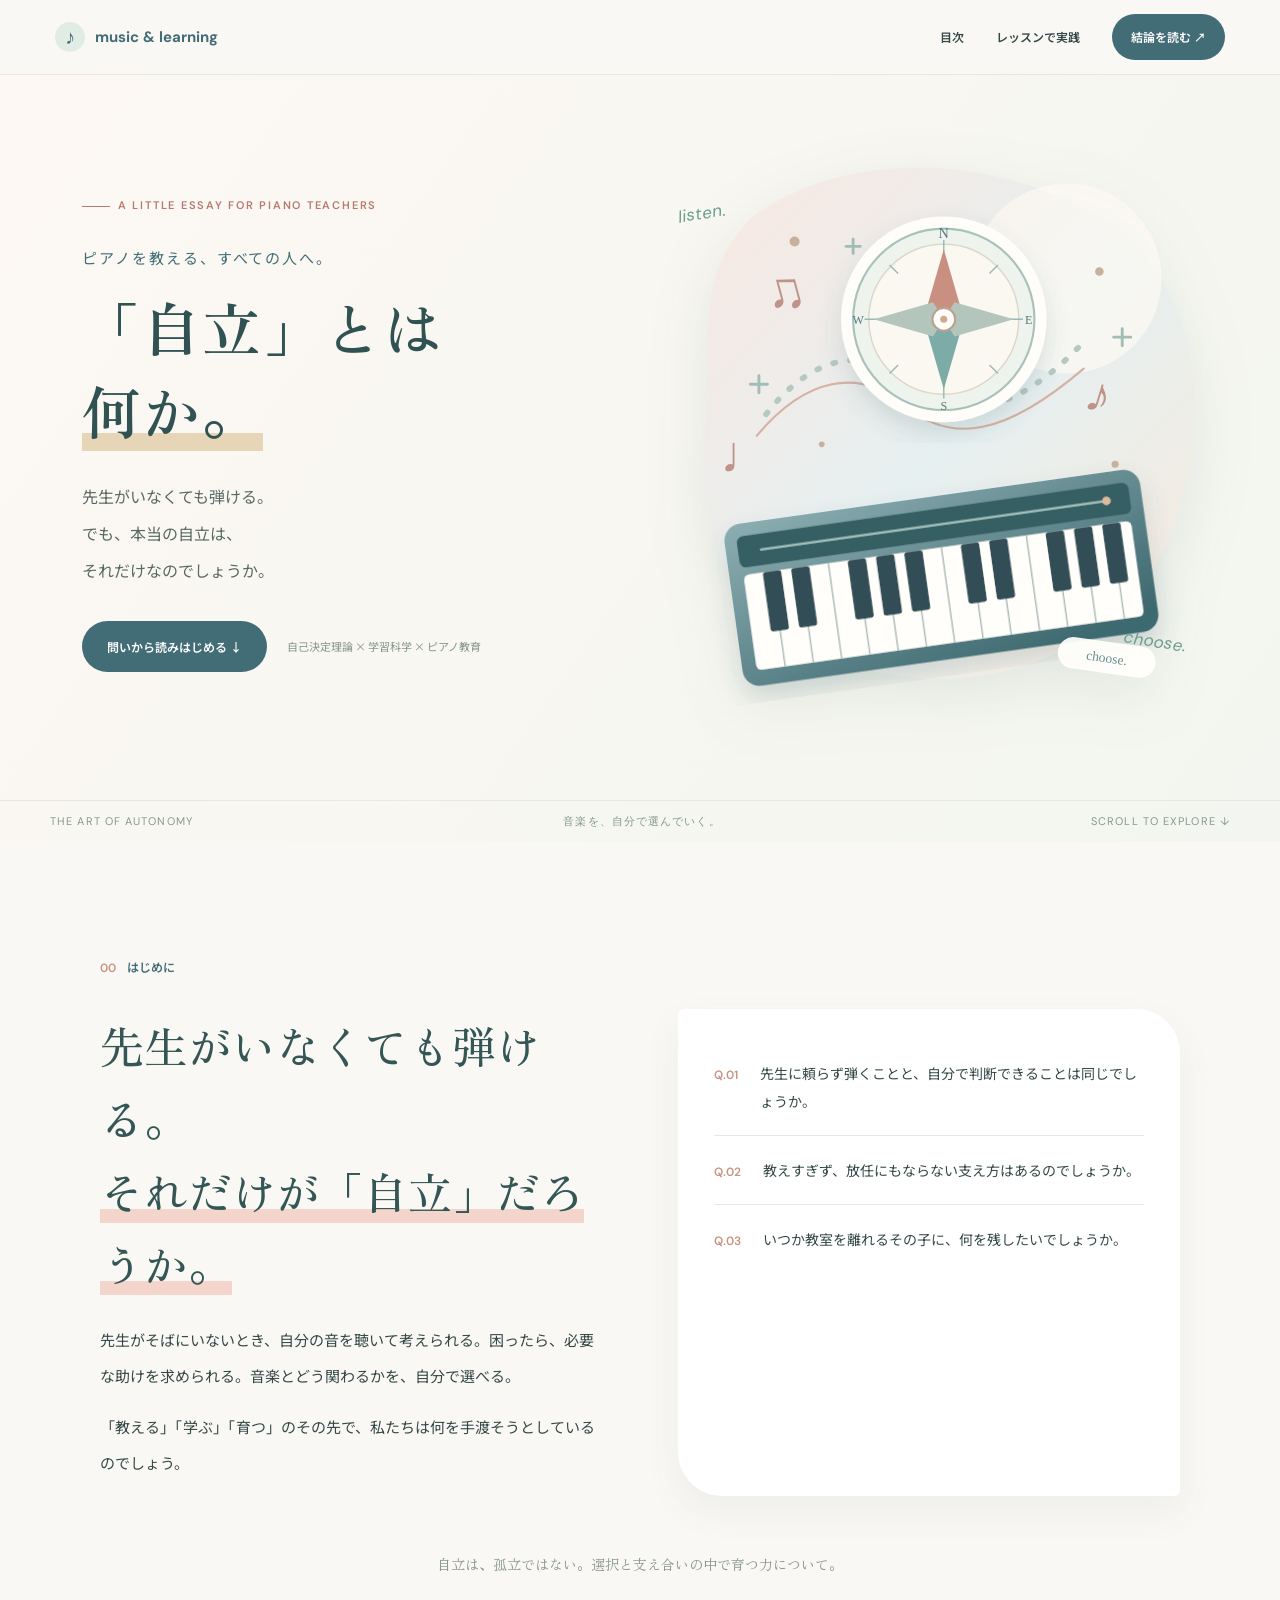
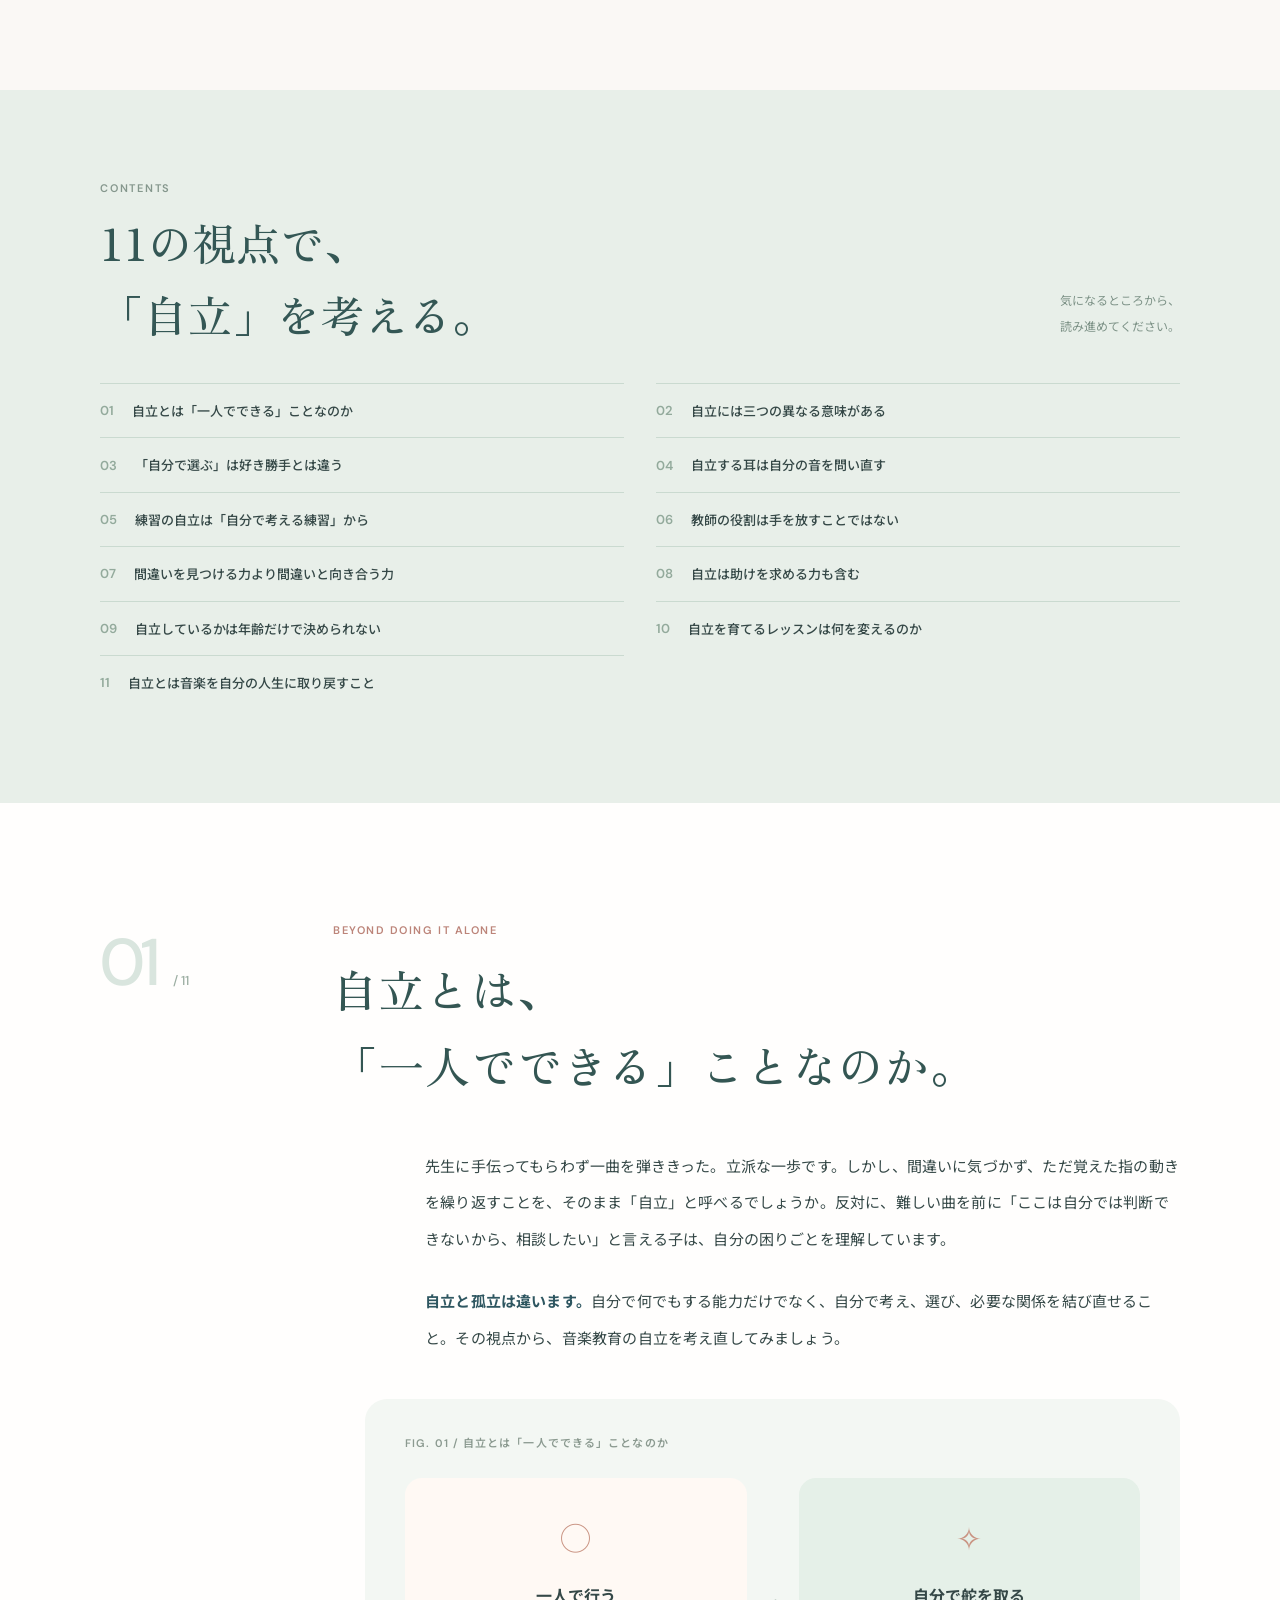
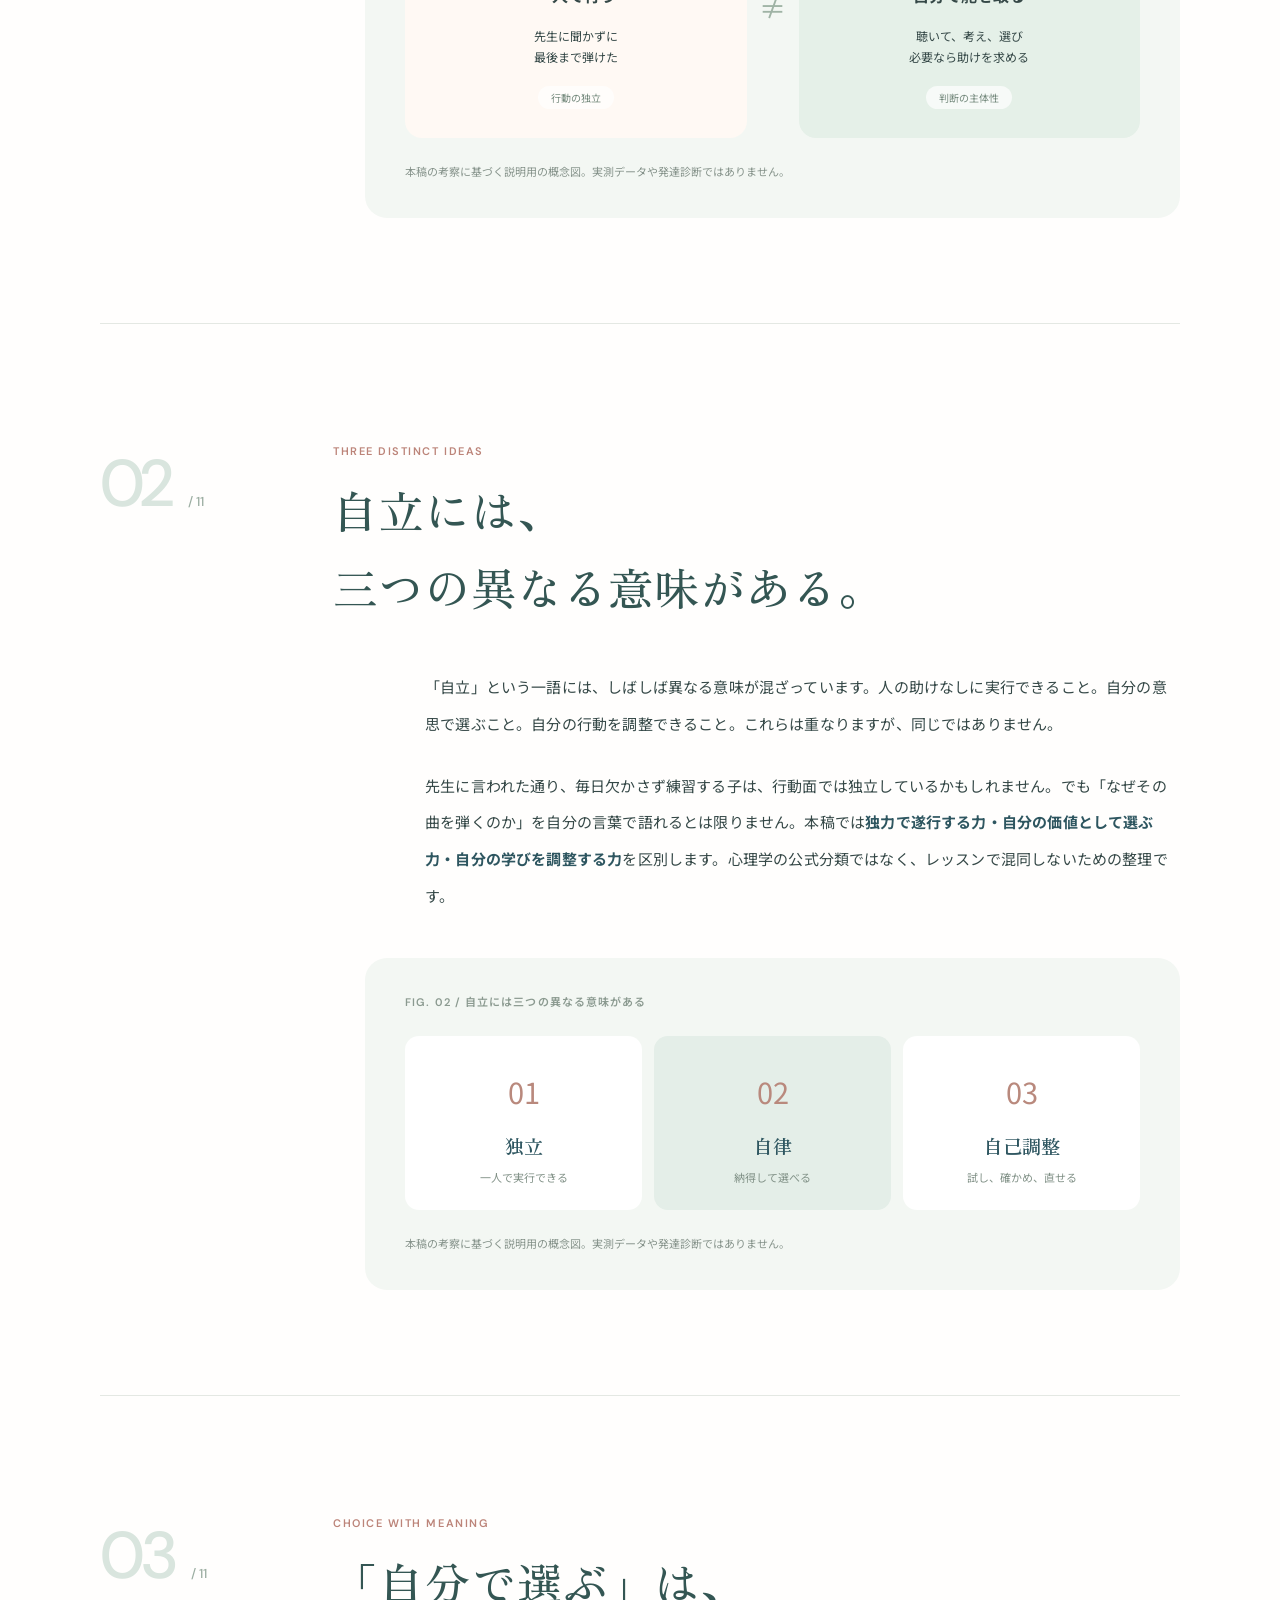
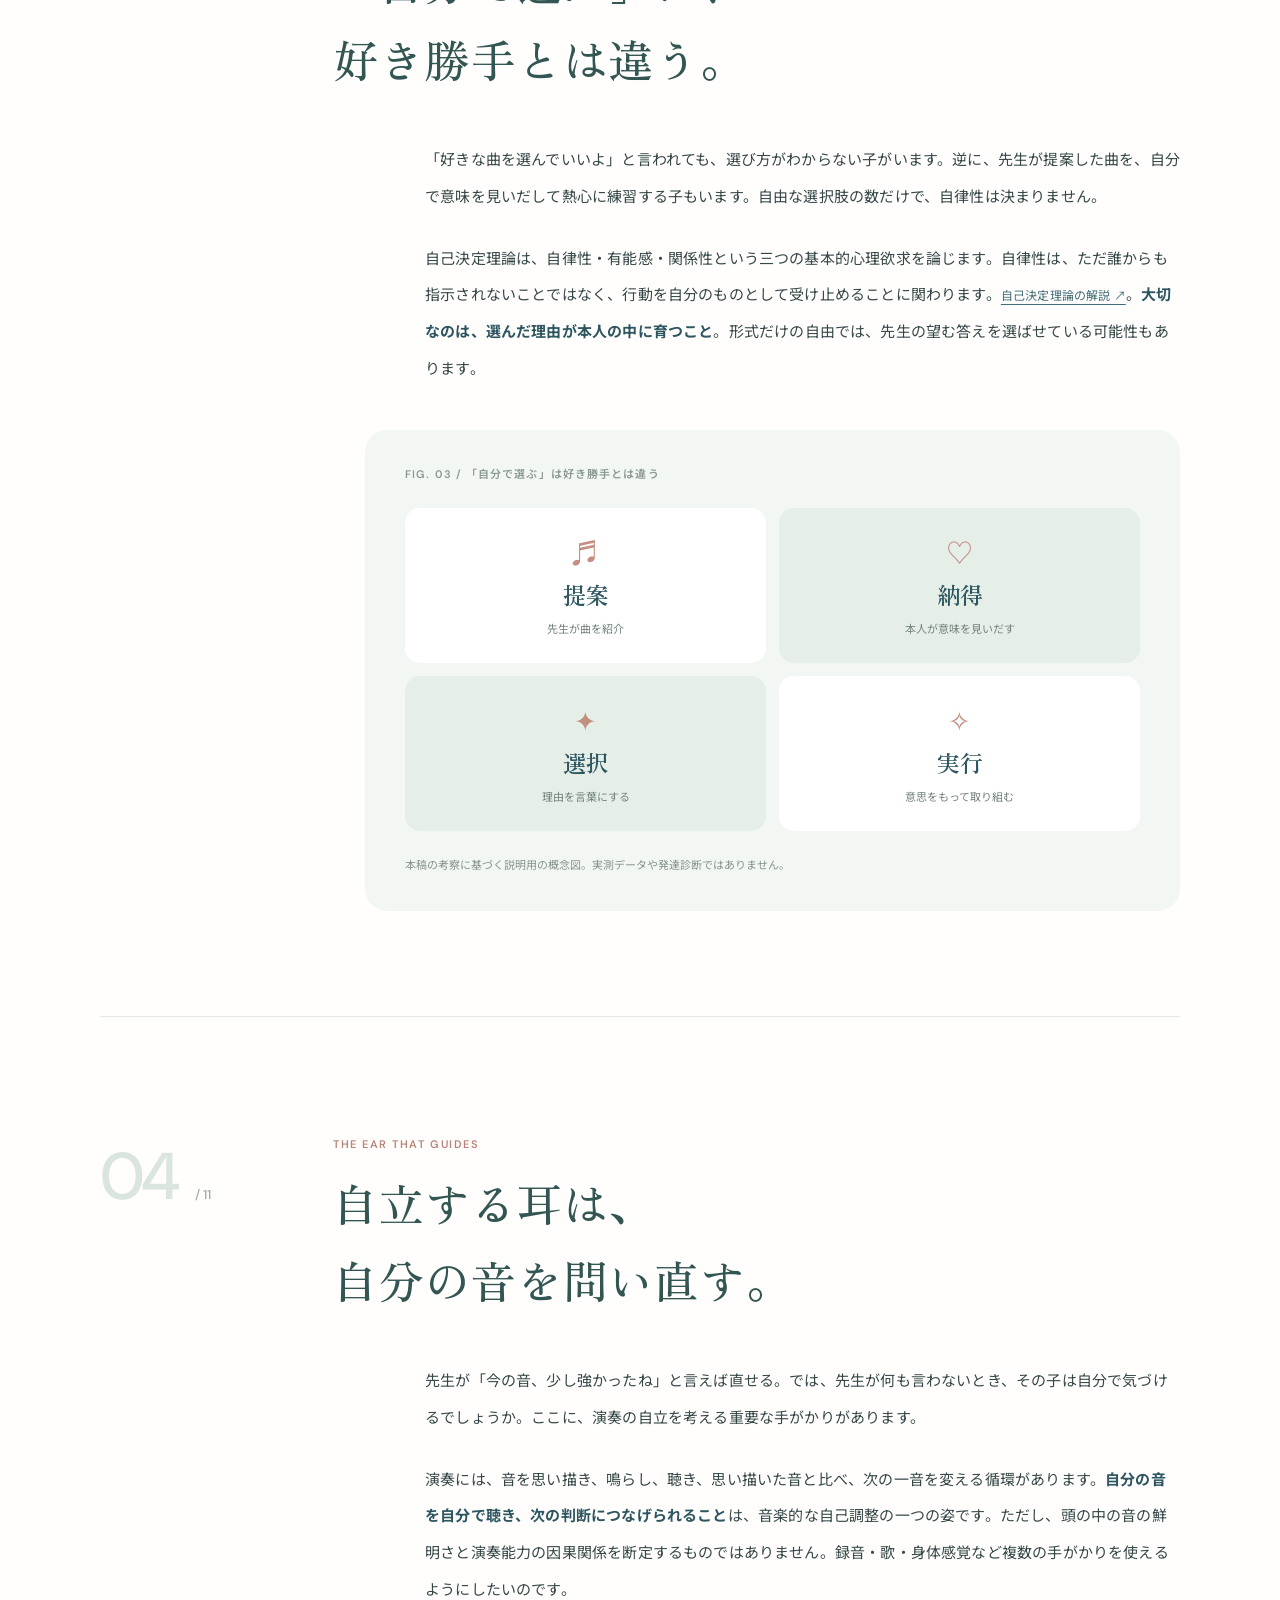
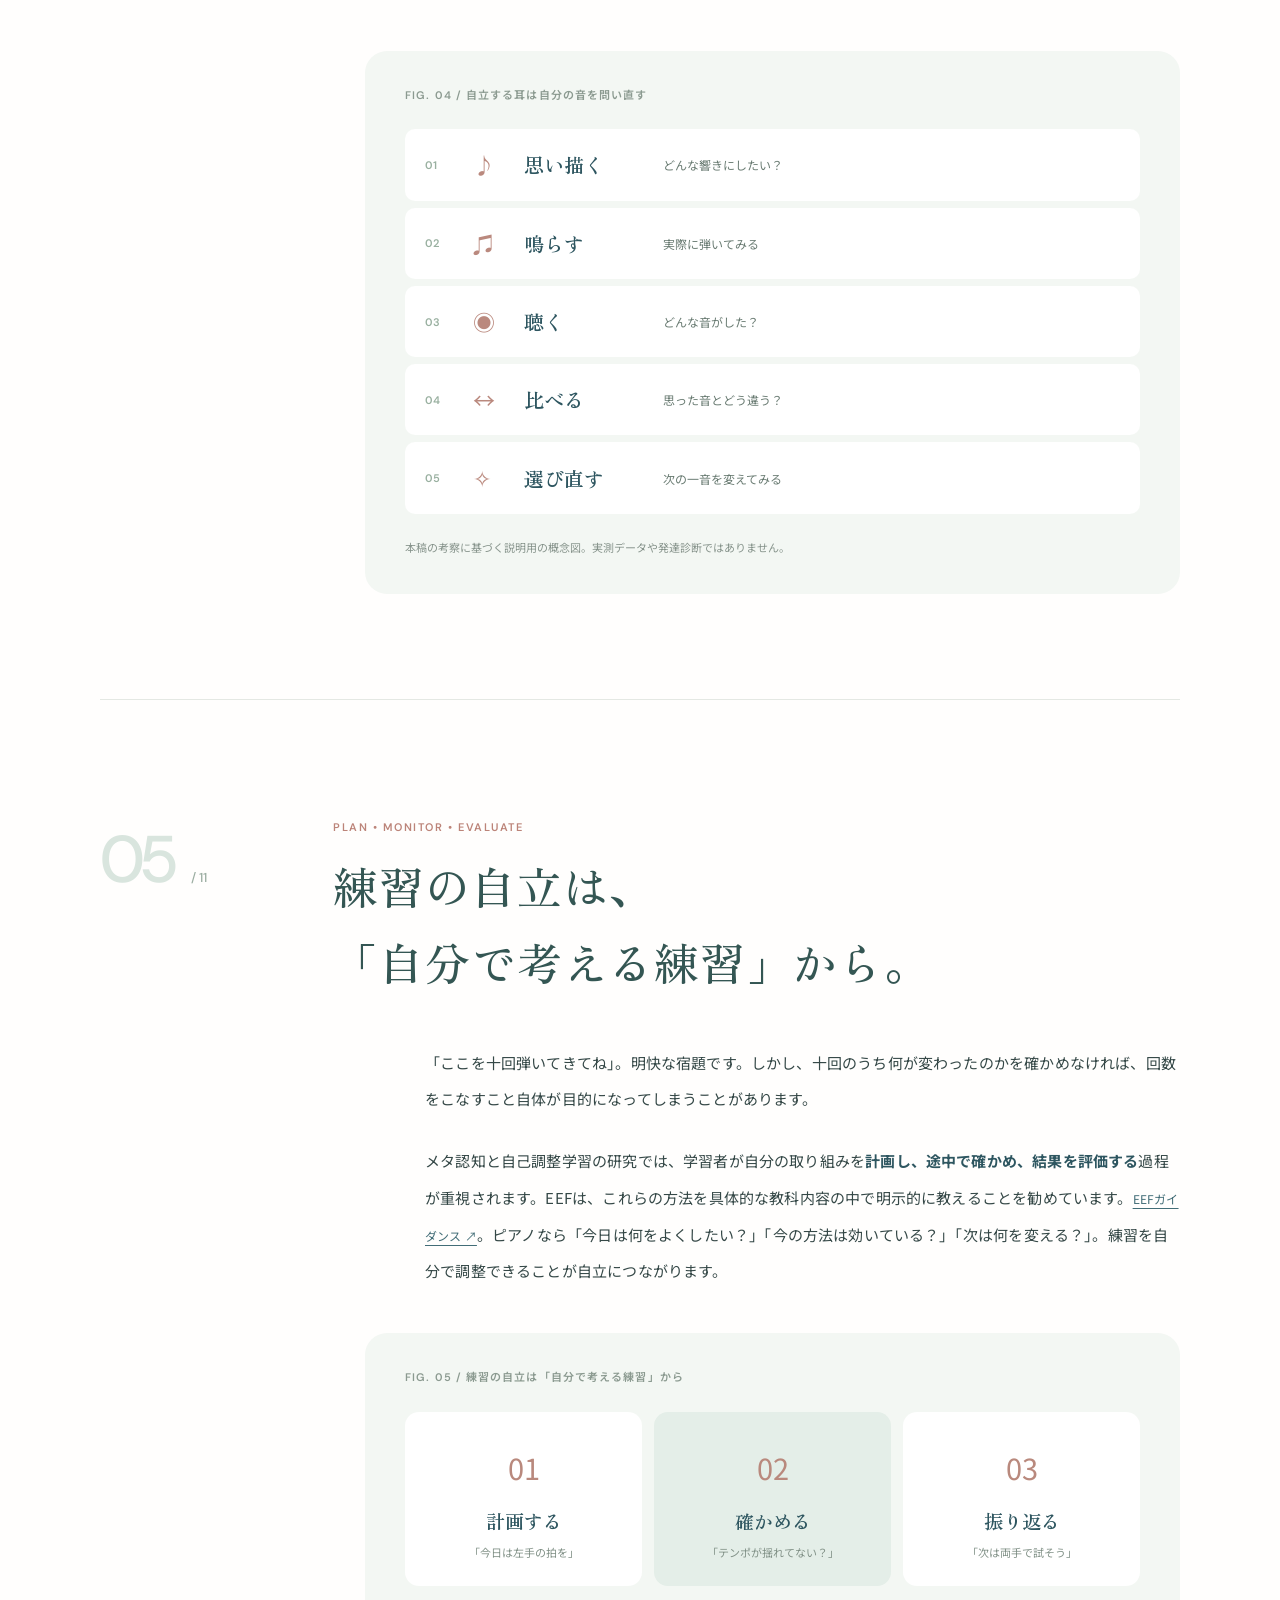
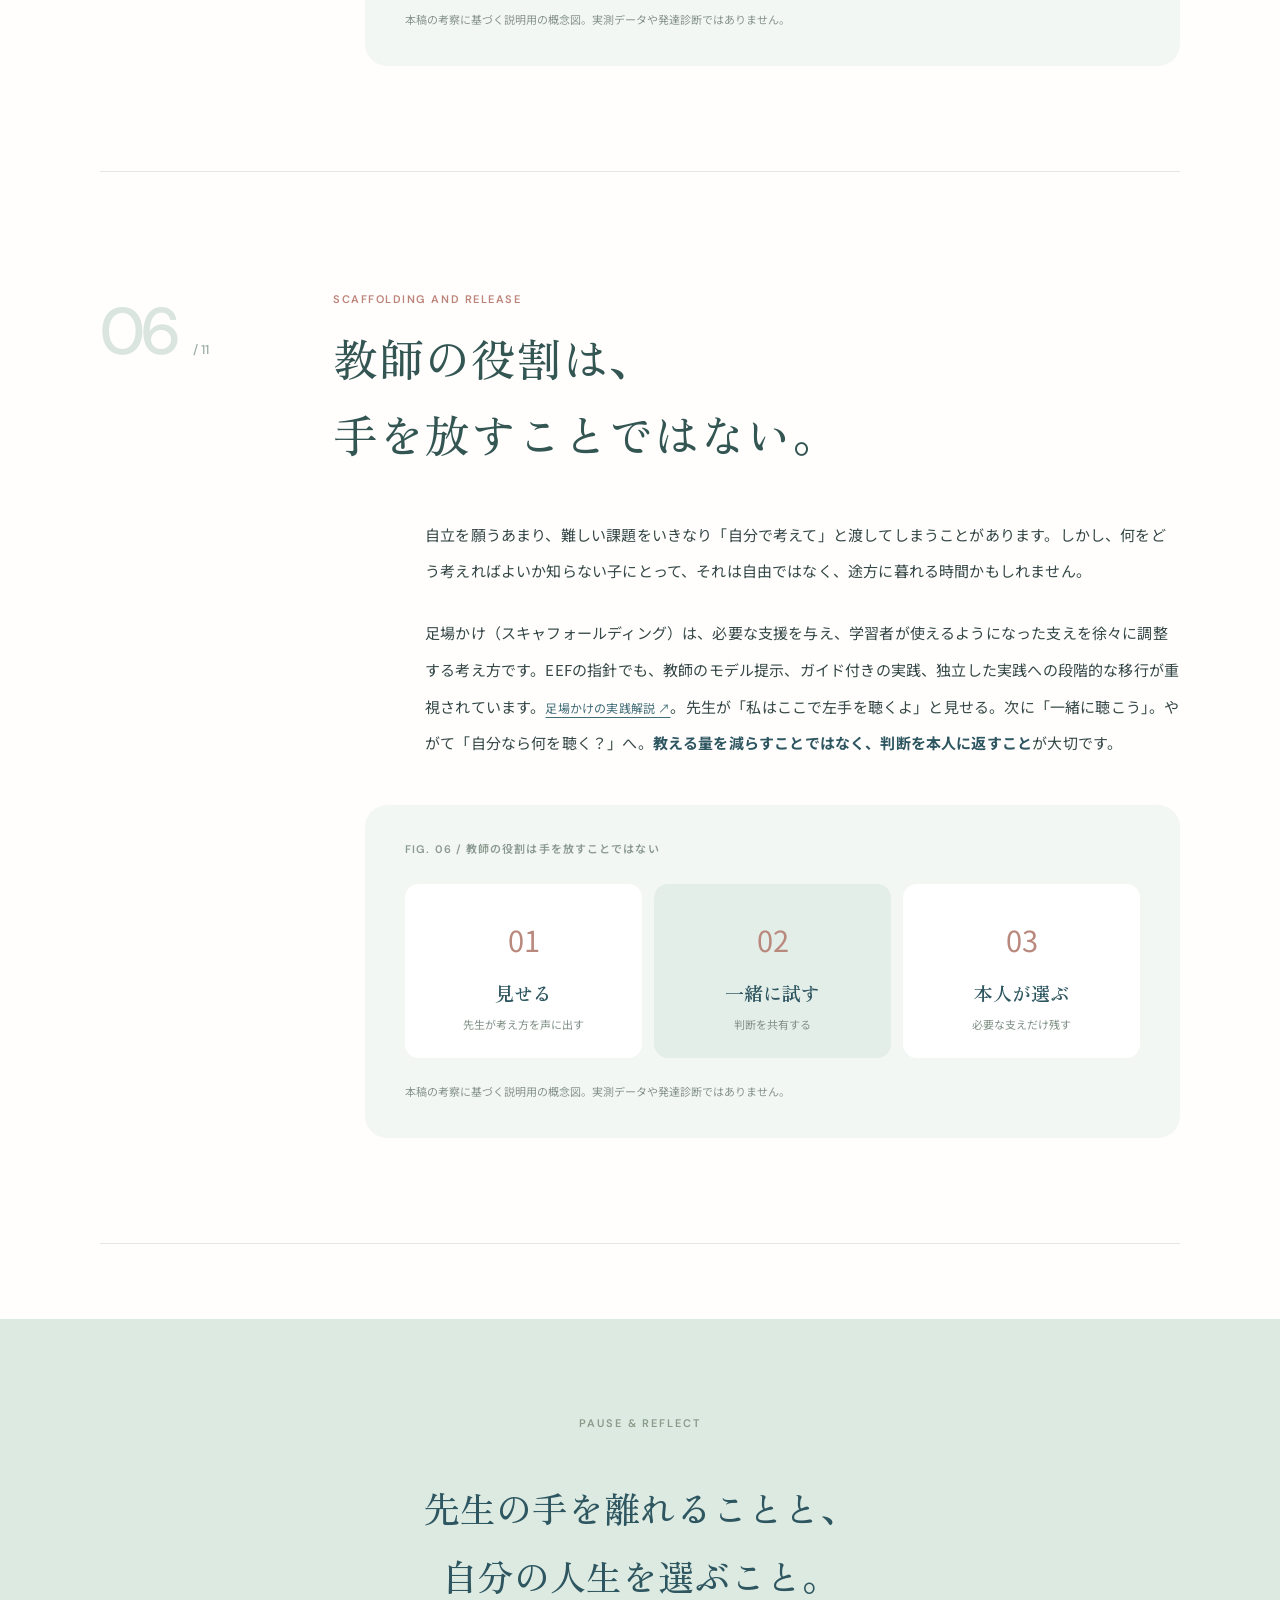
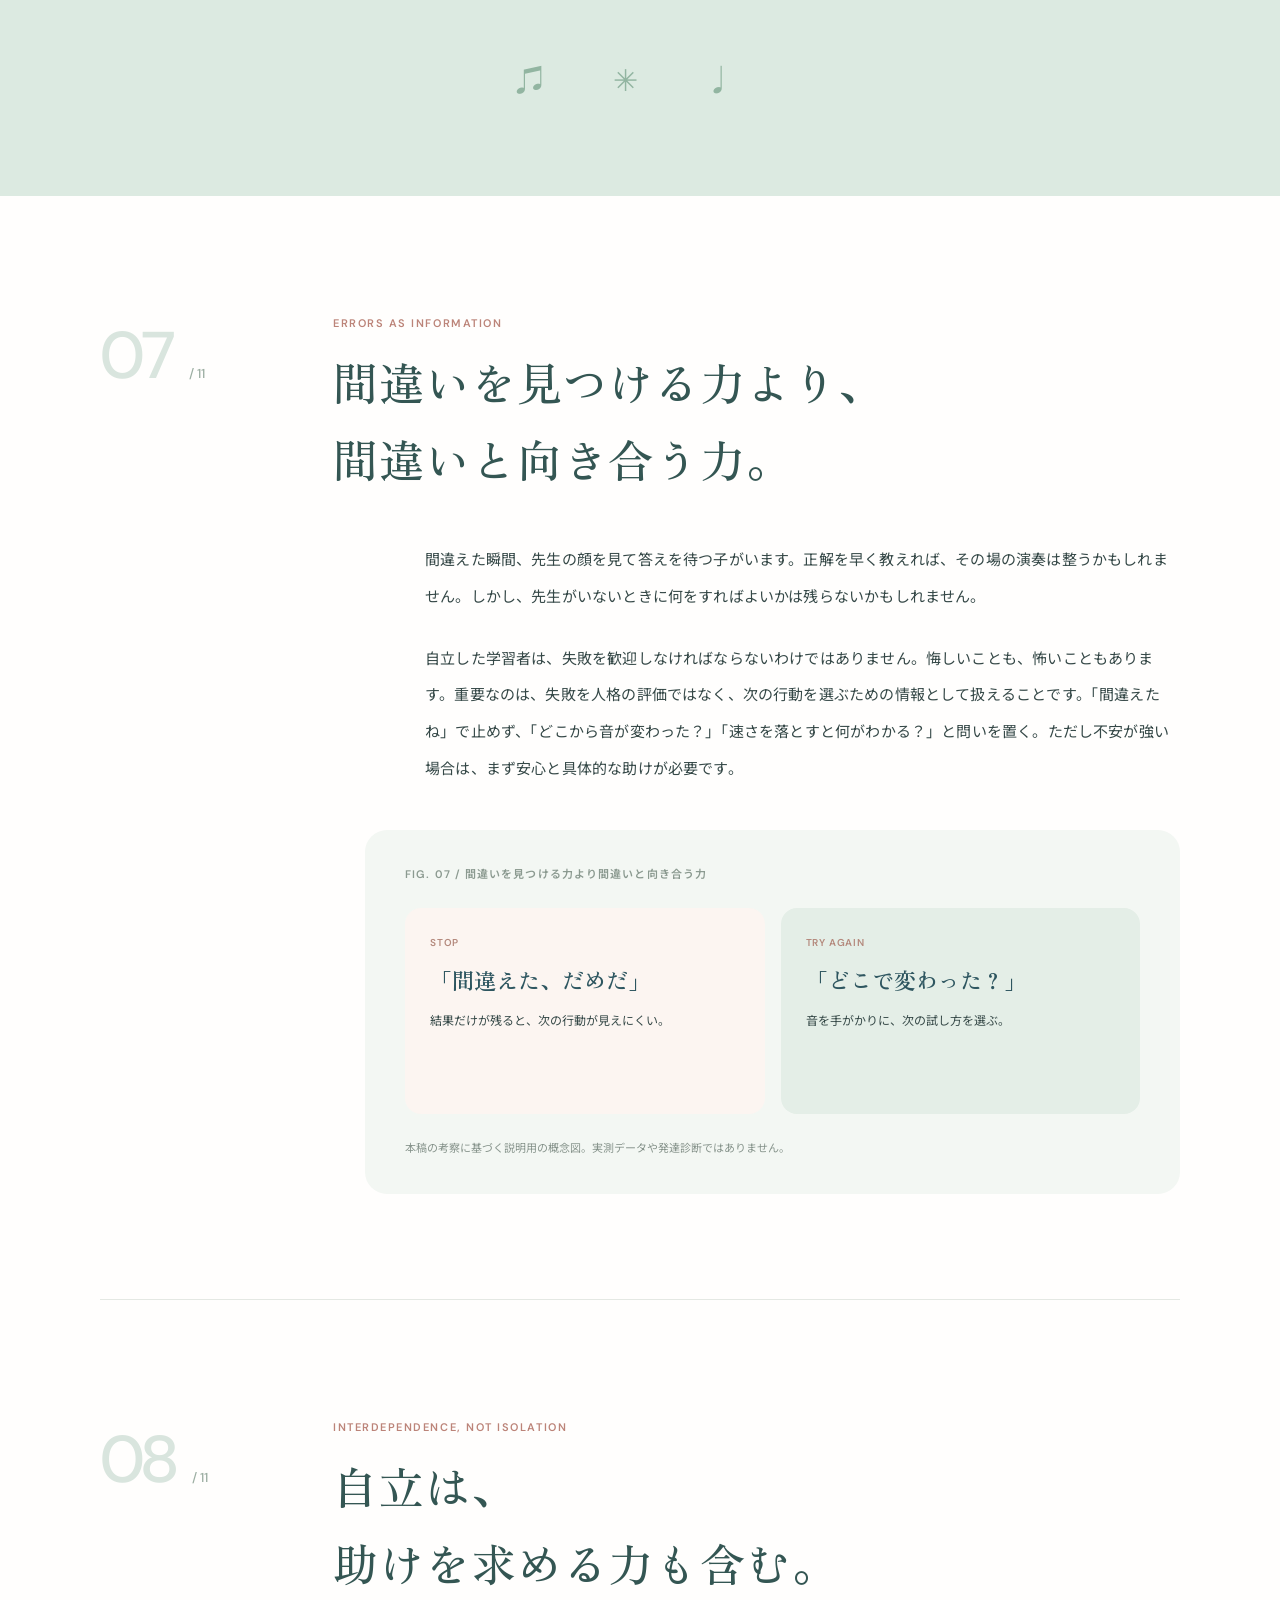
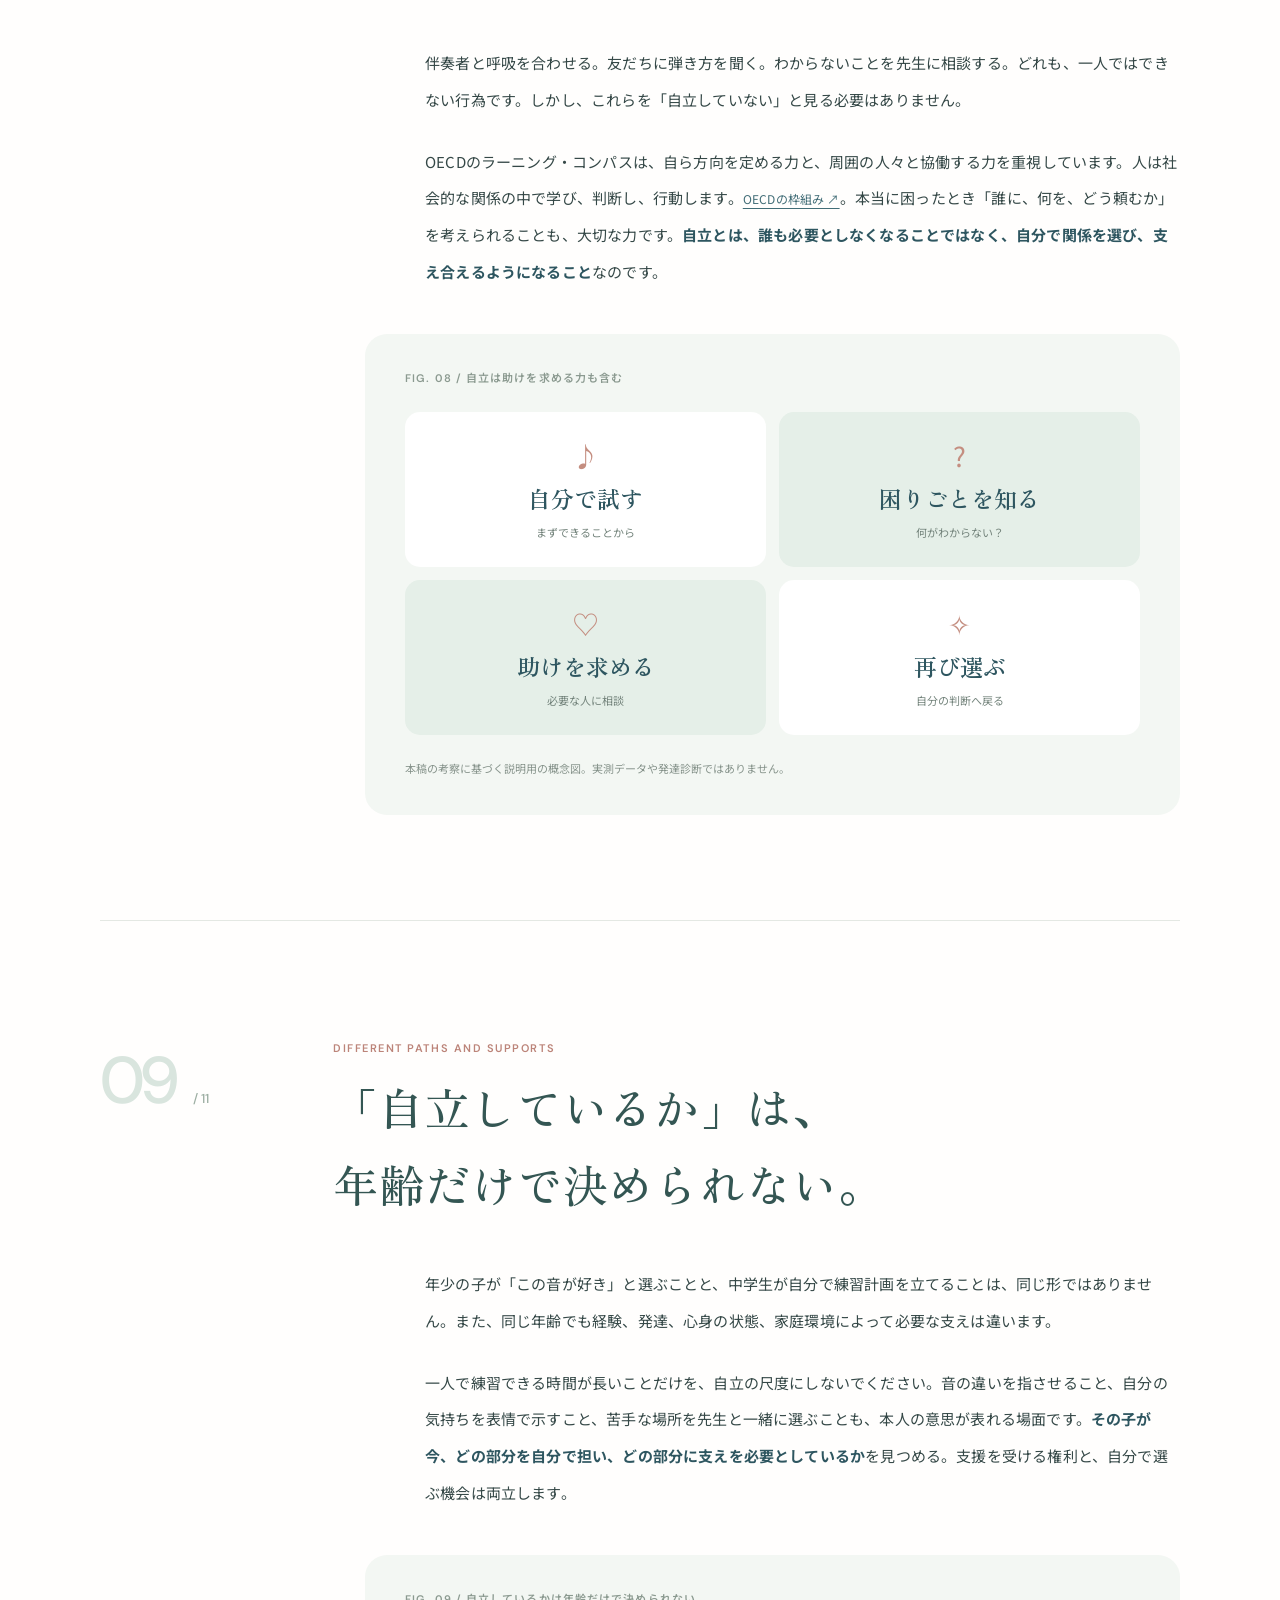
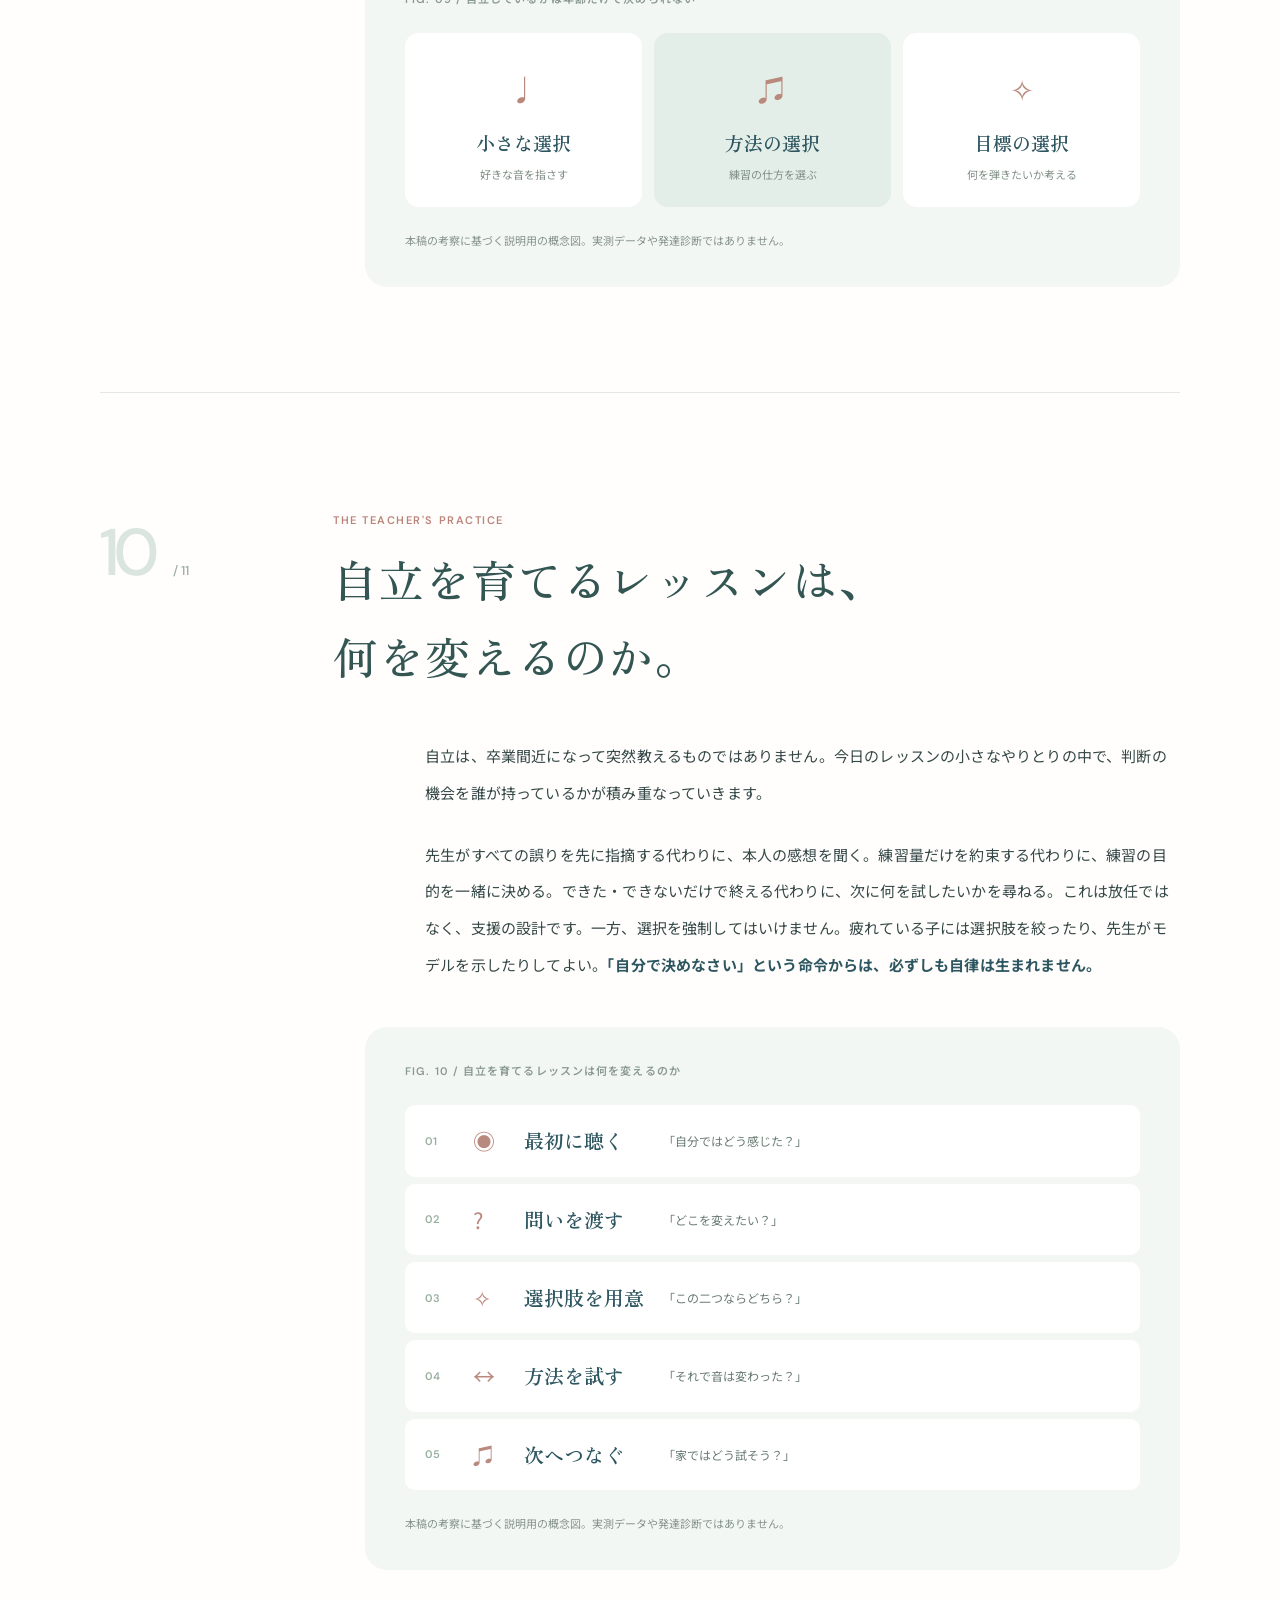
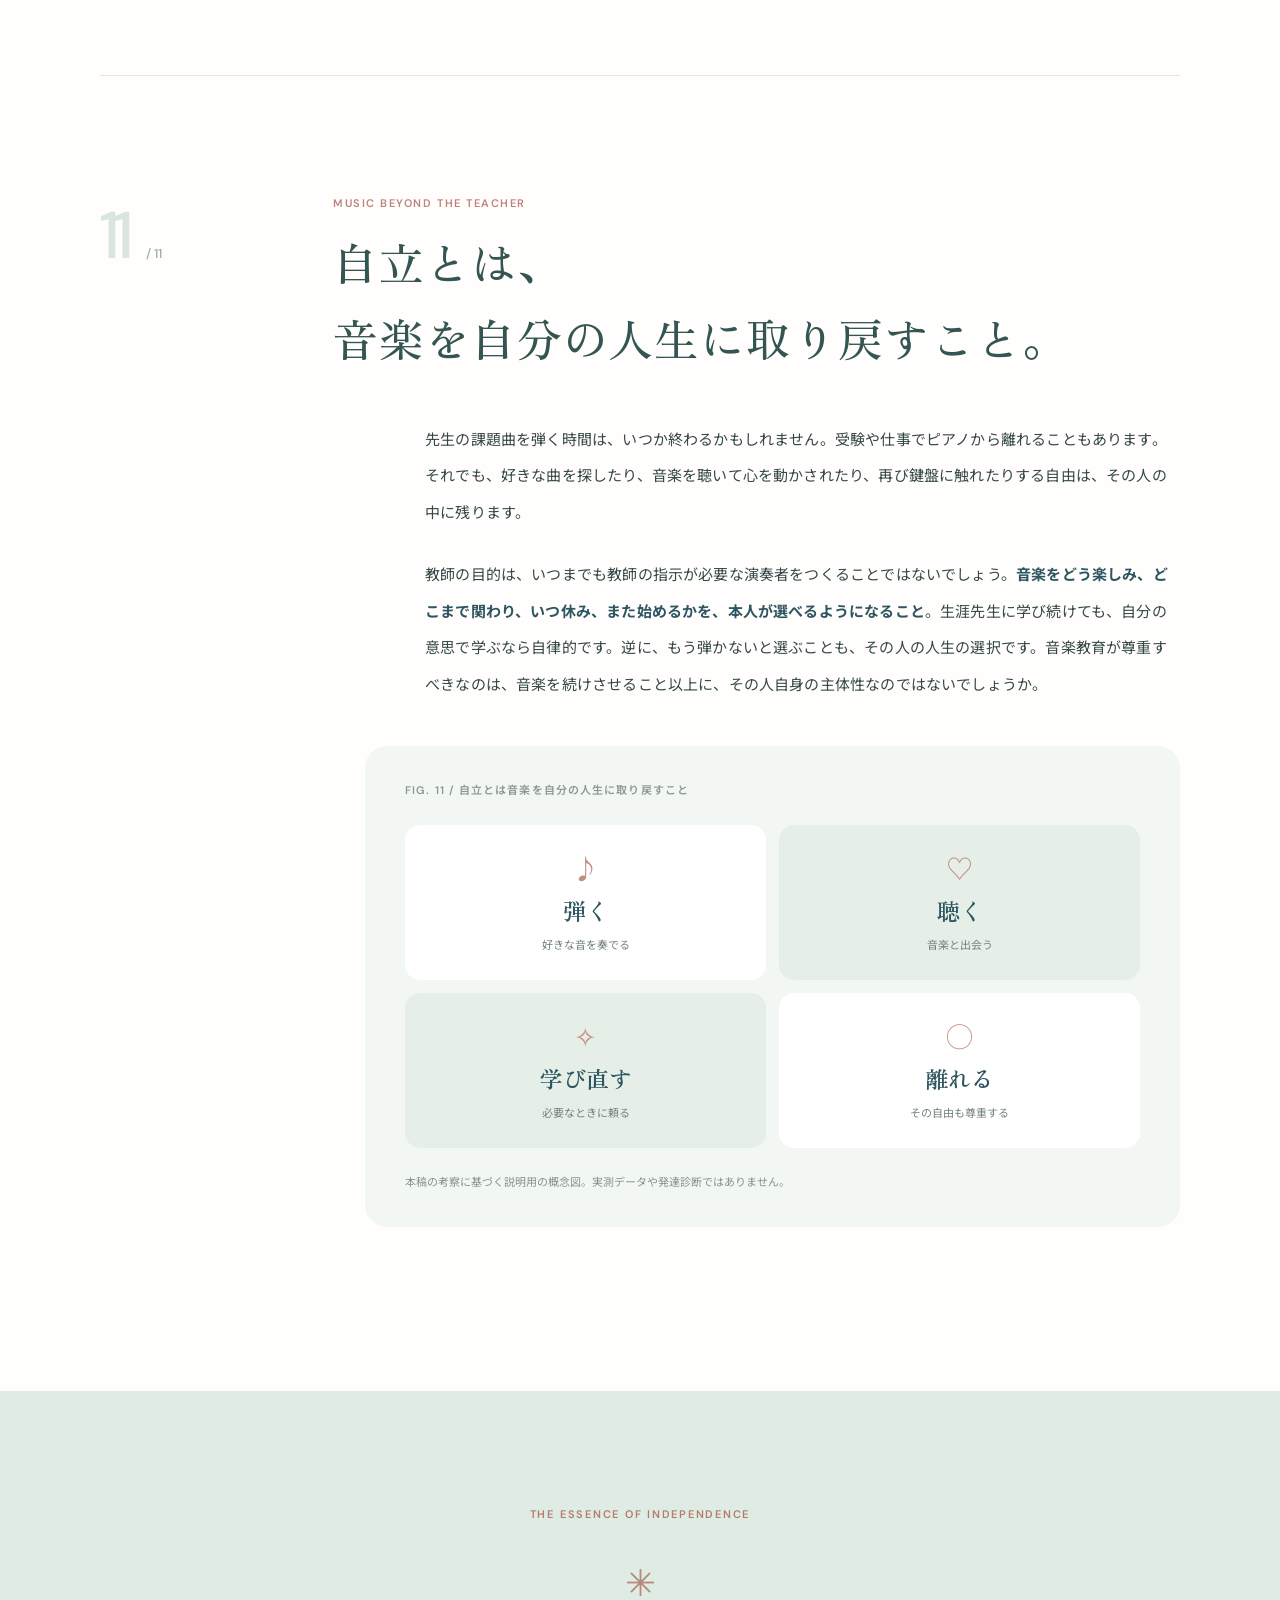
<file: independence/index.html>
<!doctype html>
<html lang="ja">
<head>
<meta charset="utf-8">
<meta name="viewport" content="width=device-width,initial-scale=1">
<meta name="color-scheme" content="light"><meta name="theme-color" content="#faf8f5">
<title>「自立」とは何か。｜ピアノの先生と考える、音楽教育の本質</title>
<meta name="description" content="自立とは、一人で弾けること？ ピアノの先生と考える自律・自己調整・助けを求める力。自立を育てるレッスンを11の視点から考察。">
<meta name="robots" content="index,follow,max-image-preview:large">
<link rel="canonical" href="https://kens-pro.github.io/Column001/independence/">
<meta property="og:type" content="article"><meta property="og:locale" content="ja_JP">
<meta property="og:title" content="「自立」とは何か。｜ピアノの先生と考える、音楽教育の本質">
<meta property="og:description" content="先生がいなくても弾ける。それだけが自立？ ピアノの先生のための11章の教育エッセイ。">
<meta property="og:url" content="https://kens-pro.github.io/Column001/independence/">
<meta property="og:image" content="https://kens-pro.github.io/Column001/independence/hero.svg"><meta name="twitter:card" content="summary_large_image">
<link rel="preconnect" href="https://fonts.googleapis.com"><link rel="preconnect" href="https://fonts.gstatic.com" crossorigin>
<link href="https://fonts.googleapis.com/css2?family=DM+Sans:wght@400;500;600;700&family=Noto+Sans+JP:wght@400;500;600;700&family=Zen+Old+Mincho:wght@400;500;600;700&display=swap" rel="stylesheet">
<link rel="stylesheet" href="./styles.css">
<script type="application/ld+json">{"@context":"https://schema.org","@type":"Article","headline":"「自立」とは何か。","description":"ピアノ指導者と考える、自立の本質と音楽を自分で選ぶ力","inLanguage":"ja-JP","mainEntityOfPage":"https://kens-pro.github.io/Column001/independence/","author":{"@type":"Organization","name":"トリイミュージック"},"publisher":{"@type":"Organization","name":"トリイミュージック"},"about":[{"@type":"Thing","name":"音楽教育"},{"@type":"Thing","name":"ピアノレッスン"},{"@type":"Thing","name":"自律性と自己調整学習"}]}</script>
<!-- GTMは既存のGitHub LP用コンテナ。GA4はGTM側のGoogleタグで一元管理、gtag重複送信は行わない。 -->
<script>window.dataLayer=window.dataLayer||[];window.gtag=window.gtag||function(){window.dataLayer.push(arguments);};window.gtag('consent','default',{ad_storage:'denied',ad_user_data:'denied',ad_personalization:'denied',analytics_storage:'granted'});</script>
<script>(function(w,d,s,l,i){w[l]=w[l]||[];w[l].push({'gtm.start':new Date().getTime(),event:'gtm.js'});var f=d.getElementsByTagName(s)[0],j=d.createElement(s),dl=l!=='dataLayer'?'&l='+l:'';j.async=true;j.src='https://www.googletagmanager.com/gtm.js?id='+i+dl;f.parentNode.insertBefore(j,f);})(window,document,'script','dataLayer','GTM-WHZRZKGG');</script>
<meta name="clarity-project-id" content="">
</head>
<body>
<noscript><iframe src="https://www.googletagmanager.com/ns.html?id=GTM-WHZRZKGG" height="0" width="0" style="display:none;visibility:hidden" title="GTM"></iframe></noscript>
<a href="#main" class="skip-link">本文へ移動</a><div id="reading-progress" class="reading-progress" role="presentation"></div>
<header class="site-header"><div class="header-inner"><a class="wordmark" href="#top"><span class="wordmark-mark">♪</span><span>music &amp; learning</span></a><nav class="header-nav" aria-label="ページ内メニュー"><a href="#contents">目次</a><a href="#chapter-10">レッスンで実践</a><a class="header-pill" href="#conclusion">結論を読む ↗</a></nav></div></header>
<main id="main">
<section class="hero" id="top"><div class="hero-inner"><div class="hero-copy">
<p class="eyebrow"><span class="eyebrow-line"></span>A LITTLE ESSAY FOR PIANO TEACHERS</p>
<p class="hero-preface">ピアノを教える、すべての人へ。</p>
<h1 id="hero-title"><span class="hero-title-line">「自立」とは</span><span class="hero-title-line hero-title-line-accent">何か。</span></h1>
<p class="hero-description">先生がいなくても弾ける。<br>でも、本当の自立は、<br>それだけなのでしょうか。</p>
<div class="hero-actions"><a class="button button-main" href="#questions">問いから読みはじめる ↓</a><span class="read-meta">自己決定理論 × 学習科学 × ピアノ教育</span></div>
</div><div class="hero-visual"><img src="./hero.svg" alt="ピアノとコンパス、音符を組み合わせたオリジナルイラスト" width="800" height="840" fetchpriority="high"><span class="visual-note note-one">listen.</span><span class="visual-note note-two">choose.</span></div></div>
<div class="hero-bottom"><span>THE ART OF AUTONOMY</span><span>音楽を、自分で選んでいく。</span><span>SCROLL TO EXPLORE ↓</span></div></section>

<section class="opening section-wrap" id="questions" data-article-section="questions"><div class="section-kicker"><span class="small-num">00</span> はじめに</div><div class="opening-grid"><div><h2 class="display-heading">先生がいなくても弾ける。<br><span class="accent-underline">それだけが「自立」だろうか。</span></h2><p>先生がそばにいないとき、自分の音を聴いて考えられる。困ったら、必要な助けを求められる。音楽とどう関わるかを、自分で選べる。</p><p>「教える」「学ぶ」「育つ」のその先で、私たちは何を手渡そうとしているのでしょう。</p></div><div class="question-stack"><div class="question-item"><span class="question-num">Q.01</span><p>先生に頼らず弾くことと、自分で判断できることは同じでしょうか。</p></div><div class="question-item"><span class="question-num">Q.02</span><p>教えすぎず、放任にもならない支え方はあるのでしょうか。</p></div><div class="question-item"><span class="question-num">Q.03</span><p>いつか教室を離れるその子に、何を残したいでしょうか。</p></div></div></div><p class="soft-note">自立は、孤立ではない。選択と支え合いの中で育つ力について。</p></section>
<section class="toc-panel" id="contents"><div class="section-wrap toc-inner"><div class="toc-heading"><div><p class="eyebrow muted">CONTENTS</p><h2>11の視点で、<br>「自立」を考える。</h2></div><p>気になるところから、<br>読み進めてください。</p></div><ol class="toc-grid"><li><a href="#chapter-1"><span>01</span>自立とは「一人でできる」ことなのか</a></li><li><a href="#chapter-2"><span>02</span>自立には三つの異なる意味がある</a></li><li><a href="#chapter-3"><span>03</span>「自分で選ぶ」は好き勝手とは違う</a></li><li><a href="#chapter-4"><span>04</span>自立する耳は自分の音を問い直す</a></li><li><a href="#chapter-5"><span>05</span>練習の自立は「自分で考える練習」から</a></li><li><a href="#chapter-6"><span>06</span>教師の役割は手を放すことではない</a></li><li><a href="#chapter-7"><span>07</span>間違いを見つける力より間違いと向き合う力</a></li><li><a href="#chapter-8"><span>08</span>自立は助けを求める力も含む</a></li><li><a href="#chapter-9"><span>09</span>自立しているかは年齢だけで決められない</a></li><li><a href="#chapter-10"><span>10</span>自立を育てるレッスンは何を変えるのか</a></li><li><a href="#chapter-11"><span>11</span>自立とは音楽を自分の人生に取り戻すこと</a></li></ol></div></section>
<div class="article"><section class="chapter section-wrap " id="chapter-1" data-article-section="01"><div class="chapter-header"><span class="chapter-no">01 <small>/ 11</small></span><div><p class="chapter-overline">BEYOND DOING IT ALONE</p><h2>自立とは、<br>「一人でできる」ことなのか。</h2></div></div><div class="prose"><p>先生に手伝ってもらわず一曲を弾ききった。立派な一歩です。しかし、間違いに気づかず、ただ覚えた指の動きを繰り返すことを、そのまま「自立」と呼べるでしょうか。反対に、難しい曲を前に「ここは自分では判断できないから、相談したい」と言える子は、自分の困りごとを理解しています。</p><p><strong>自立と孤立は違います。</strong>自分で何でもする能力だけでなく、自分で考え、選び、必要な関係を結び直せること。その視点から、音楽教育の自立を考え直してみましょう。</p></div><figure class="visual-card"><figcaption class="figure-label">FIG. 01 / 自立とは「一人でできる」ことなのか</figcaption><div class="compare-cols"><div class="compare-box teacher"><span class="diagram-icon">◯</span><strong>一人で行う</strong><p>先生に聞かずに<br>最後まで弾けた</p><span class="diagram-caption">行動の独立</span></div><div class="figure-arrow">≠</div><div class="compare-box student"><span class="diagram-icon">✧</span><strong>自分で舵を取る</strong><p>聴いて、考え、選び<br>必要なら助けを求める</p><span class="diagram-caption">判断の主体性</span></div></div><p class="figure-foot">本稿の考察に基づく説明用の概念図。実測データや発達診断ではありません。</p></figure></section>
<section class="chapter section-wrap " id="chapter-2" data-article-section="02"><div class="chapter-header"><span class="chapter-no">02 <small>/ 11</small></span><div><p class="chapter-overline">THREE DISTINCT IDEAS</p><h2>自立には、<br>三つの異なる意味がある。</h2></div></div><div class="prose"><p>「自立」という一語には、しばしば異なる意味が混ざっています。人の助けなしに実行できること。自分の意思で選ぶこと。自分の行動を調整できること。これらは重なりますが、同じではありません。</p><p>先生に言われた通り、毎日欠かさず練習する子は、行動面では独立しているかもしれません。でも「なぜその曲を弾くのか」を自分の言葉で語れるとは限りません。本稿では<strong>独力で遂行する力・自分の価値として選ぶ力・自分の学びを調整する力</strong>を区別します。心理学の公式分類ではなく、レッスンで混同しないための整理です。</p></div><figure class="visual-card"><figcaption class="figure-label">FIG. 02 / 自立には三つの異なる意味がある</figcaption><div class="social-diagram"><div><span>01</span><strong>独立</strong><small>一人で実行できる</small></div><div><span>02</span><strong>自律</strong><small>納得して選べる</small></div><div><span>03</span><strong>自己調整</strong><small>試し、確かめ、直せる</small></div></div><p class="figure-foot">本稿の考察に基づく説明用の概念図。実測データや発達診断ではありません。</p></figure></section>
<section class="chapter section-wrap " id="chapter-3" data-article-section="03"><div class="chapter-header"><span class="chapter-no">03 <small>/ 11</small></span><div><p class="chapter-overline">CHOICE WITH MEANING</p><h2>「自分で選ぶ」は、<br>好き勝手とは違う。</h2></div></div><div class="prose"><p>「好きな曲を選んでいいよ」と言われても、選び方がわからない子がいます。逆に、先生が提案した曲を、自分で意味を見いだして熱心に練習する子もいます。自由な選択肢の数だけで、自律性は決まりません。</p><p>自己決定理論は、自律性・有能感・関係性という三つの基本的心理欲求を論じます。自律性は、ただ誰からも指示されないことではなく、行動を自分のものとして受け止めることに関わります。<a href="#sources" class="source-link">自己決定理論の解説 ↗</a>。<strong>大切なのは、選んだ理由が本人の中に育つこと</strong>。形式だけの自由では、先生の望む答えを選ばせている可能性もあります。</p></div><figure class="visual-card"><figcaption class="figure-label">FIG. 03 / 「自分で選ぶ」は好き勝手とは違う</figcaption><div class="learning-four"><div><span class="learning-four-symbol">♬</span><strong>提案</strong><small>先生が曲を紹介</small></div><div><span class="learning-four-symbol">♡</span><strong>納得</strong><small>本人が意味を見いだす</small></div><div><span class="learning-four-symbol">✦</span><strong>選択</strong><small>理由を言葉にする</small></div><div><span class="learning-four-symbol">✧</span><strong>実行</strong><small>意思をもって取り組む</small></div></div><p class="figure-foot">本稿の考察に基づく説明用の概念図。実測データや発達診断ではありません。</p></figure></section>
<section class="chapter section-wrap " id="chapter-4" data-article-section="04"><div class="chapter-header"><span class="chapter-no">04 <small>/ 11</small></span><div><p class="chapter-overline">THE EAR THAT GUIDES</p><h2>自立する耳は、<br>自分の音を問い直す。</h2></div></div><div class="prose"><p>先生が「今の音、少し強かったね」と言えば直せる。では、先生が何も言わないとき、その子は自分で気づけるでしょうか。ここに、演奏の自立を考える重要な手がかりがあります。</p><p>演奏には、音を思い描き、鳴らし、聴き、思い描いた音と比べ、次の一音を変える循環があります。<strong>自分の音を自分で聴き、次の判断につなげられること</strong>は、音楽的な自己調整の一つの姿です。ただし、頭の中の音の鮮明さと演奏能力の因果関係を断定するものではありません。録音・歌・身体感覚など複数の手がかりを使えるようにしたいのです。</p></div><figure class="visual-card"><figcaption class="figure-label">FIG. 04 / 自立する耳は自分の音を問い直す</figcaption><div class="five-rows"><div class="five-row"><span class="five-index">01</span><span class="five-symbol">♪</span><strong>思い描く</strong><p>どんな響きにしたい？</p></div><div class="five-row"><span class="five-index">02</span><span class="five-symbol">♫</span><strong>鳴らす</strong><p>実際に弾いてみる</p></div><div class="five-row"><span class="five-index">03</span><span class="five-symbol">◉</span><strong>聴く</strong><p>どんな音がした？</p></div><div class="five-row"><span class="five-index">04</span><span class="five-symbol">↔</span><strong>比べる</strong><p>思った音とどう違う？</p></div><div class="five-row"><span class="five-index">05</span><span class="five-symbol">✧</span><strong>選び直す</strong><p>次の一音を変えてみる</p></div></div><p class="figure-foot">本稿の考察に基づく説明用の概念図。実測データや発達診断ではありません。</p></figure></section>
<section class="chapter section-wrap " id="chapter-5" data-article-section="05"><div class="chapter-header"><span class="chapter-no">05 <small>/ 11</small></span><div><p class="chapter-overline">PLAN • MONITOR • EVALUATE</p><h2>練習の自立は、<br>「自分で考える練習」から。</h2></div></div><div class="prose"><p>「ここを十回弾いてきてね」。明快な宿題です。しかし、十回のうち何が変わったのかを確かめなければ、回数をこなすこと自体が目的になってしまうことがあります。</p><p>メタ認知と自己調整学習の研究では、学習者が自分の取り組みを<strong>計画し、途中で確かめ、結果を評価する</strong>過程が重視されます。EEFは、これらの方法を具体的な教科内容の中で明示的に教えることを勧めています。<a href="#sources" class="source-link">EEFガイダンス ↗</a>。ピアノなら「今日は何をよくしたい？」「今の方法は効いている？」「次は何を変える？」。練習を自分で調整できることが自立につながります。</p></div><figure class="visual-card"><figcaption class="figure-label">FIG. 05 / 練習の自立は「自分で考える練習」から</figcaption><div class="social-diagram"><div><span>01</span><strong>計画する</strong><small>「今日は左手の拍を」</small></div><div><span>02</span><strong>確かめる</strong><small>「テンポが揺れてない？」</small></div><div><span>03</span><strong>振り返る</strong><small>「次は両手で試そう」</small></div></div><p class="figure-foot">本稿の考察に基づく説明用の概念図。実測データや発達診断ではありません。</p></figure></section>
<section class="chapter section-wrap " id="chapter-6" data-article-section="06"><div class="chapter-header"><span class="chapter-no">06 <small>/ 11</small></span><div><p class="chapter-overline">SCAFFOLDING AND RELEASE</p><h2>教師の役割は、<br>手を放すことではない。</h2></div></div><div class="prose"><p>自立を願うあまり、難しい課題をいきなり「自分で考えて」と渡してしまうことがあります。しかし、何をどう考えればよいか知らない子にとって、それは自由ではなく、途方に暮れる時間かもしれません。</p><p>足場かけ（スキャフォールディング）は、必要な支援を与え、学習者が使えるようになった支えを徐々に調整する考え方です。EEFの指針でも、教師のモデル提示、ガイド付きの実践、独立した実践への段階的な移行が重視されています。<a href="#sources" class="source-link">足場かけの実践解説 ↗</a>。先生が「私はここで左手を聴くよ」と見せる。次に「一緒に聴こう」。やがて「自分なら何を聴く？」へ。<strong>教える量を減らすことではなく、判断を本人に返すこと</strong>が大切です。</p></div><figure class="visual-card"><figcaption class="figure-label">FIG. 06 / 教師の役割は手を放すことではない</figcaption><div class="social-diagram"><div><span>01</span><strong>見せる</strong><small>先生が考え方を声に出す</small></div><div><span>02</span><strong>一緒に試す</strong><small>判断を共有する</small></div><div><span>03</span><strong>本人が選ぶ</strong><small>必要な支えだけ残す</small></div></div><p class="figure-foot">本稿の考察に基づく説明用の概念図。実測データや発達診断ではありません。</p></figure></section><section class="interlude" aria-hidden="true"><div class="interlude-inner"><span>PAUSE &amp; REFLECT</span><p>先生の手を離れることと、<br>自分の人生を選ぶこと。</p><span class="interlude-decoration">♫ ✳ ♩</span></div></section><section class="chapter section-wrap " id="chapter-7" data-article-section="07"><div class="chapter-header"><span class="chapter-no">07 <small>/ 11</small></span><div><p class="chapter-overline">ERRORS AS INFORMATION</p><h2>間違いを見つける力より、<br>間違いと向き合う力。</h2></div></div><div class="prose"><p>間違えた瞬間、先生の顔を見て答えを待つ子がいます。正解を早く教えれば、その場の演奏は整うかもしれません。しかし、先生がいないときに何をすればよいかは残らないかもしれません。</p><p>自立した学習者は、失敗を歓迎しなければならないわけではありません。悔しいことも、怖いこともあります。重要なのは、失敗を人格の評価ではなく、次の行動を選ぶための情報として扱えることです。「間違えたね」で止めず、「どこから音が変わった？」「速さを落とすと何がわかる？」と問いを置く。ただし不安が強い場合は、まず安心と具体的な助けが必要です。</p></div><figure class="visual-card"><figcaption class="figure-label">FIG. 07 / 間違いを見つける力より間違いと向き合う力</figcaption><div class="two-paths"><div class="path-muted"><small>STOP</small><strong>「間違えた、だめだ」</strong><p>結果だけが残ると、次の行動が見えにくい。</p></div><div class="path-active"><small>TRY AGAIN</small><strong>「どこで変わった？」</strong><p>音を手がかりに、次の試し方を選ぶ。</p></div></div><p class="figure-foot">本稿の考察に基づく説明用の概念図。実測データや発達診断ではありません。</p></figure></section>
<section class="chapter section-wrap " id="chapter-8" data-article-section="08"><div class="chapter-header"><span class="chapter-no">08 <small>/ 11</small></span><div><p class="chapter-overline">INTERDEPENDENCE, NOT ISOLATION</p><h2>自立は、<br>助けを求める力も含む。</h2></div></div><div class="prose"><p>伴奏者と呼吸を合わせる。友だちに弾き方を聞く。わからないことを先生に相談する。どれも、一人ではできない行為です。しかし、これらを「自立していない」と見る必要はありません。</p><p>OECDのラーニング・コンパスは、自ら方向を定める力と、周囲の人々と協働する力を重視しています。人は社会的な関係の中で学び、判断し、行動します。<a href="#sources" class="source-link">OECDの枠組み ↗</a>。本当に困ったとき「誰に、何を、どう頼むか」を考えられることも、大切な力です。<strong>自立とは、誰も必要としなくなることではなく、自分で関係を選び、支え合えるようになること</strong>なのです。</p></div><figure class="visual-card"><figcaption class="figure-label">FIG. 08 / 自立は助けを求める力も含む</figcaption><div class="learning-four"><div><span class="learning-four-symbol">♪</span><strong>自分で試す</strong><small>まずできることから</small></div><div><span class="learning-four-symbol">?</span><strong>困りごとを知る</strong><small>何がわからない？</small></div><div><span class="learning-four-symbol">♡</span><strong>助けを求める</strong><small>必要な人に相談</small></div><div><span class="learning-four-symbol">✧</span><strong>再び選ぶ</strong><small>自分の判断へ戻る</small></div></div><p class="figure-foot">本稿の考察に基づく説明用の概念図。実測データや発達診断ではありません。</p></figure></section>
<section class="chapter section-wrap " id="chapter-9" data-article-section="09"><div class="chapter-header"><span class="chapter-no">09 <small>/ 11</small></span><div><p class="chapter-overline">DIFFERENT PATHS AND SUPPORTS</p><h2>「自立しているか」は、<br>年齢だけで決められない。</h2></div></div><div class="prose"><p>年少の子が「この音が好き」と選ぶことと、中学生が自分で練習計画を立てることは、同じ形ではありません。また、同じ年齢でも経験、発達、心身の状態、家庭環境によって必要な支えは違います。</p><p>一人で練習できる時間が長いことだけを、自立の尺度にしないでください。音の違いを指させること、自分の気持ちを表情で示すこと、苦手な場所を先生と一緒に選ぶことも、本人の意思が表れる場面です。<strong>その子が今、どの部分を自分で担い、どの部分に支えを必要としているか</strong>を見つめる。支援を受ける権利と、自分で選ぶ機会は両立します。</p></div><figure class="visual-card"><figcaption class="figure-label">FIG. 09 / 自立しているかは年齢だけで決められない</figcaption><div class="social-diagram"><div><span>♩</span><strong>小さな選択</strong><small>好きな音を指さす</small></div><div><span>♫</span><strong>方法の選択</strong><small>練習の仕方を選ぶ</small></div><div><span>✧</span><strong>目標の選択</strong><small>何を弾きたいか考える</small></div></div><p class="figure-foot">本稿の考察に基づく説明用の概念図。実測データや発達診断ではありません。</p></figure></section>
<section class="chapter section-wrap " id="chapter-10" data-article-section="10"><div class="chapter-header"><span class="chapter-no">10 <small>/ 11</small></span><div><p class="chapter-overline">THE TEACHER'S PRACTICE</p><h2>自立を育てるレッスンは、<br>何を変えるのか。</h2></div></div><div class="prose"><p>自立は、卒業間近になって突然教えるものではありません。今日のレッスンの小さなやりとりの中で、判断の機会を誰が持っているかが積み重なっていきます。</p><p>先生がすべての誤りを先に指摘する代わりに、本人の感想を聞く。練習量だけを約束する代わりに、練習の目的を一緒に決める。できた・できないだけで終える代わりに、次に何を試したいかを尋ねる。これは放任ではなく、支援の設計です。一方、選択を強制してはいけません。疲れている子には選択肢を絞ったり、先生がモデルを示したりしてよい。<strong>「自分で決めなさい」という命令からは、必ずしも自律は生まれません。</strong></p></div><figure class="visual-card"><figcaption class="figure-label">FIG. 10 / 自立を育てるレッスンは何を変えるのか</figcaption><div class="five-rows"><div class="five-row"><span class="five-index">01</span><span class="five-symbol">◉</span><strong>最初に聴く</strong><p>「自分ではどう感じた？」</p></div><div class="five-row"><span class="five-index">02</span><span class="five-symbol">?</span><strong>問いを渡す</strong><p>「どこを変えたい？」</p></div><div class="five-row"><span class="five-index">03</span><span class="five-symbol">✧</span><strong>選択肢を用意</strong><p>「この二つならどちら？」</p></div><div class="five-row"><span class="five-index">04</span><span class="five-symbol">↔</span><strong>方法を試す</strong><p>「それで音は変わった？」</p></div><div class="five-row"><span class="five-index">05</span><span class="five-symbol">♫</span><strong>次へつなぐ</strong><p>「家ではどう試そう？」</p></div></div><p class="figure-foot">本稿の考察に基づく説明用の概念図。実測データや発達診断ではありません。</p></figure></section>
<section class="chapter section-wrap chapter-eleven" id="chapter-11" data-article-section="11"><div class="chapter-header"><span class="chapter-no">11 <small>/ 11</small></span><div><p class="chapter-overline">MUSIC BEYOND THE TEACHER</p><h2>自立とは、<br>音楽を自分の人生に取り戻すこと。</h2></div></div><div class="prose"><p>先生の課題曲を弾く時間は、いつか終わるかもしれません。受験や仕事でピアノから離れることもあります。それでも、好きな曲を探したり、音楽を聴いて心を動かされたり、再び鍵盤に触れたりする自由は、その人の中に残ります。</p><p>教師の目的は、いつまでも教師の指示が必要な演奏者をつくることではないでしょう。<strong>音楽をどう楽しみ、どこまで関わり、いつ休み、また始めるかを、本人が選べるようになること</strong>。生涯先生に学び続けても、自分の意思で学ぶなら自律的です。逆に、もう弾かないと選ぶことも、その人の人生の選択です。音楽教育が尊重すべきなのは、音楽を続けさせること以上に、その人自身の主体性なのではないでしょうか。</p></div><figure class="visual-card"><figcaption class="figure-label">FIG. 11 / 自立とは音楽を自分の人生に取り戻すこと</figcaption><div class="learning-four"><div><span class="learning-four-symbol">♪</span><strong>弾く</strong><small>好きな音を奏でる</small></div><div><span class="learning-four-symbol">♡</span><strong>聴く</strong><small>音楽と出会う</small></div><div><span class="learning-four-symbol">✧</span><strong>学び直す</strong><small>必要なときに頼る</small></div><div><span class="learning-four-symbol">◯</span><strong>離れる</strong><small>その自由も尊重する</small></div></div><p class="figure-foot">本稿の考察に基づく説明用の概念図。実測データや発達診断ではありません。</p></figure></section></div><section class="conclusion" id="conclusion" data-article-section="conclusion"><div class="section-wrap conclusion-inner"><p class="eyebrow">THE ESSENCE OF INDEPENDENCE</p><span class="conclusion-ornament" aria-hidden="true">✳</span><h2>自立とは、<br><span>一人になることではなく、</span><br>自分の人生の舵を取ること。</h2><p class="conclusion-definition">音楽教育における自立とは、自分の耳で確かめ、課題を見つけ、方法を選び、必要な支援を使いながら、音楽との関わりを自分の意思で築いていくことである。</p><div class="conclusion-prose"><p>これは本稿が提案する教育哲学上の定義です。自己決定理論、自己調整学習、足場かけ、学習者のエージェンシーに関する研究を参考にしていますが、単一の学説の公式定義ではありません。</p><p>先生が教える。子どもが学ぶ。その経験の中で子どもが育つ。そして、いつか自分で選び、考え、音楽と関わる。そのとき、教室で受け取ったものは、本人の力として生き始めるのかもしれません。</p><p>教師にできることは、正しい音を示すことだけではありません。子どもが自分の音を聴き、自分の問いを持つための余白を残すことです。</p></div></div></section>
<section class="final-question section-wrap" id="last-question" data-article-section="last-question"><span class="question-flower">✿</span><p class="eyebrow muted">ONE LAST QUESTION</p><h2>今日、先生が答える前に、<br>その子自身が考える時間を<br><em>残せただろうか。</em></h2><p>自立は、いつか訪れる卒業の日だけに育つのではありません。<br>今日のレッスンで、本人に返した一つの判断から始まります。</p><div class="article-tools"><button id="share-button" class="button button-main" type="button">この記事をシェア ↗</button><a class="button button-ghost" href="#contents">目次へ戻る ↑</a></div><p id="share-status" role="status" aria-live="polite" class="share-status"></p></section>
<section class="sources-section" id="sources"><div class="section-wrap"><p class="eyebrow muted">FURTHER READING</p><h2>研究と、本稿独自の考察について</h2><p class="sources-notice">研究上の知見と本稿独自の音楽教育への応用を区別しています。図は説明用の概念図であり、心理尺度や発達段階、実測データではありません。個々の生徒の自立度を一律に評価するものではありません。</p><ul class="source-list">
<li><span>01</span><div><a href="https://selfdeterminationtheory.org/theory/" target="_blank" rel="noopener noreferrer">Self-Determination Theory — Theory ↗</a><p>自律性・有能感・関係性と動機づけに関する理論。</p></div></li>
<li><span>02</span><div><a href="https://educationendowmentfoundation.org.uk/education-evidence/guidance-reports/metacognition" target="_blank" rel="noopener noreferrer">Education Endowment Foundation — Metacognition and Self-Regulated Learning (2025) ↗</a><p>計画・モニタリング・評価の明示的な指導、モデル提示と段階的な支援。</p></div></li>
<li><span>03</span><div><a href="https://educationendowmentfoundation.org.uk/news/scaffolding-independent-learning--metacognitive-strategies" target="_blank" rel="noopener noreferrer">EEF — Scaffolding Independent Learning (2026) ↗</a><p>自立を支える足場かけと支援の調整。</p></div></li>
<li><span>04</span><div><a href="https://www.oecd.org/en/data/tools/oecd-learning-compass-2030.html" target="_blank" rel="noopener noreferrer">OECD — Learning Compass 2030 ↗</a><p>学習者のエージェンシーと周囲の人々との協働による主体的な学び。</p></div></li>
<li><span>05</span><div><a href="https://www.nationalacademies.org/read/24783/chapter/2" target="_blank" rel="noopener noreferrer">National Academies — How People Learn II (2018) ↗</a><p>学びの個人差、社会的・文化的文脈と生涯にわたる学習。</p></div></li>
</ul><p class="related-story"><span>THE SERIES</span><a href="../teach/">第1篇「教える」とは何か。 ↗</a> <a href="../learn/">第2篇「学ぶ」とは何か。 ↗</a> <a href="../grow/">第3篇「育つ」とは何か。 ↗</a></p></div></section></main><footer class="footer"><div class="section-wrap footer-inner"><div><span class="footer-mark">♪</span> <strong>music &amp; learning</strong><p>ピアノの先生と考える、音楽と学びのこと。</p></div><a href="#top">PAGE TOP ↑</a></div><div class="section-wrap footer-bottom"><span>© <span id="copyright-year">2026</span> トリイミュージック</span><span>広告・申込フォームのない読みものページです。</span></div></footer>
<script src="./app.js" defer></script></body></html>
</file>
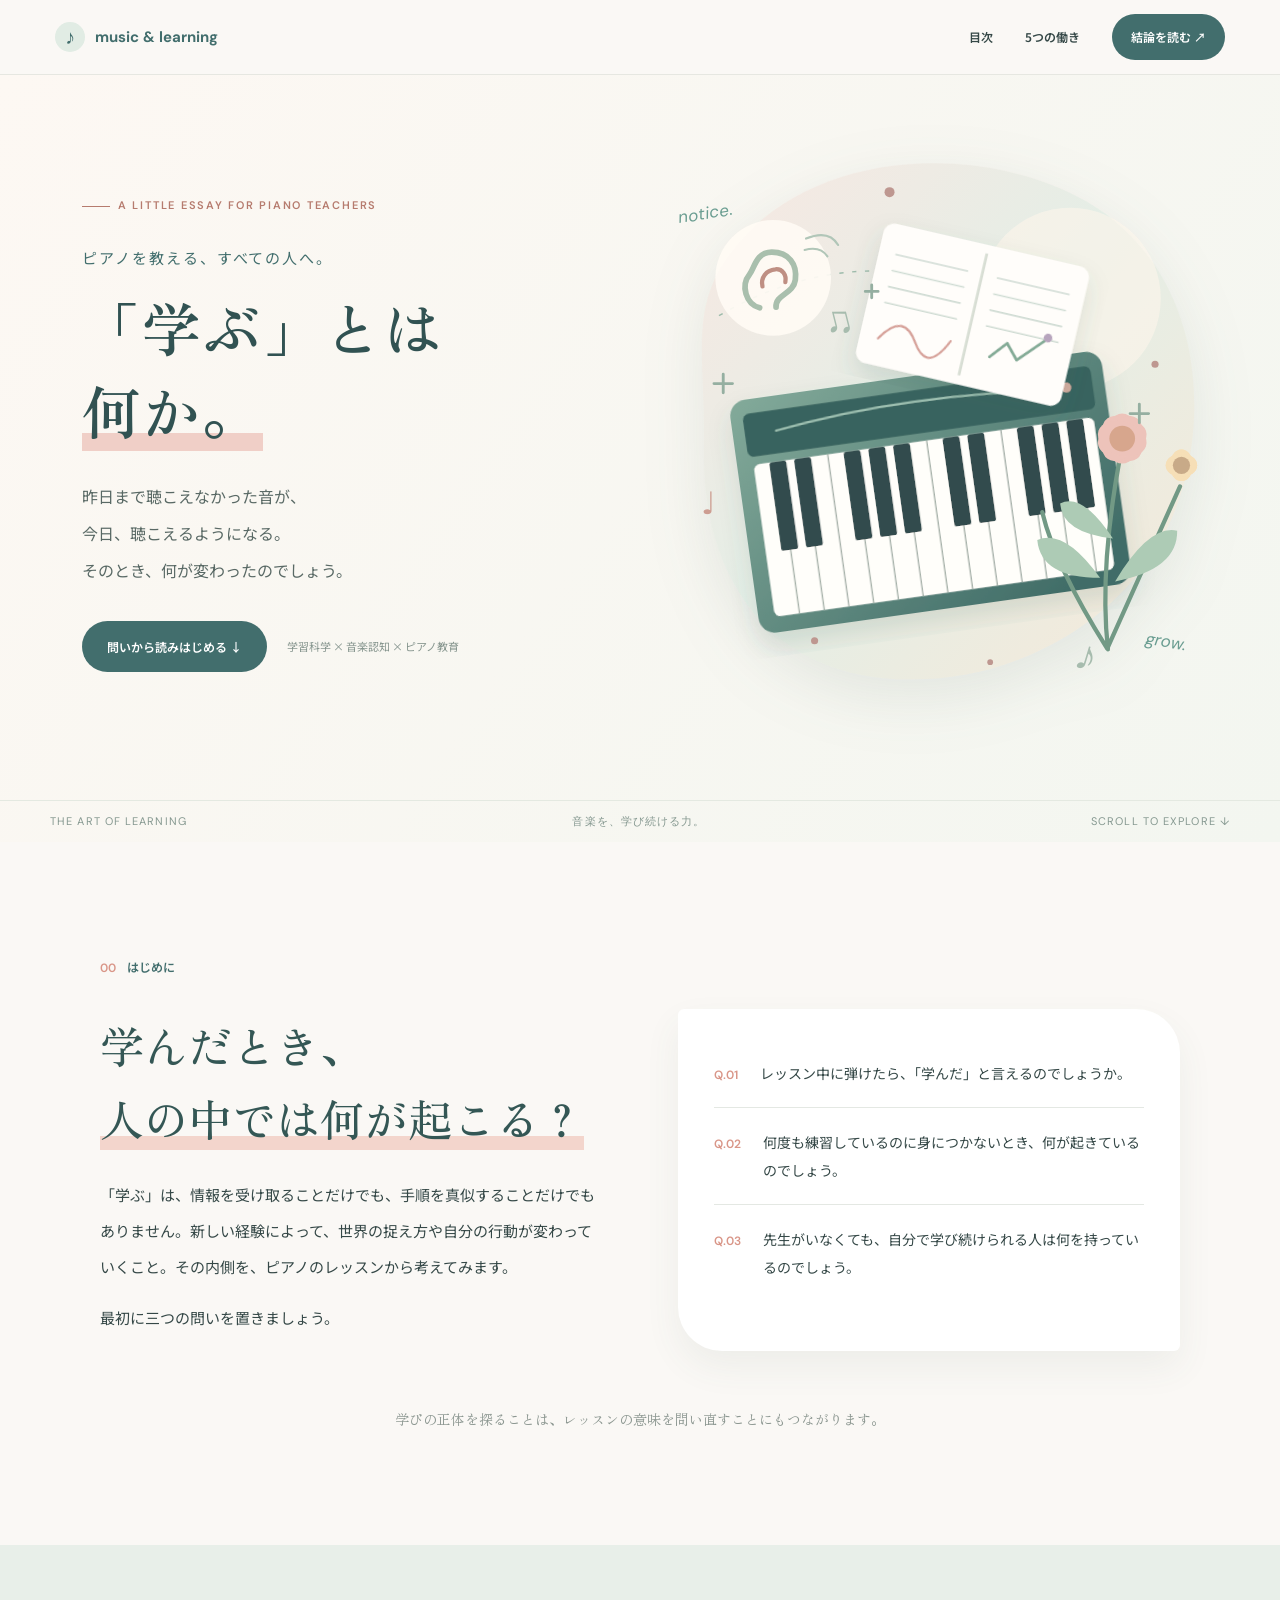
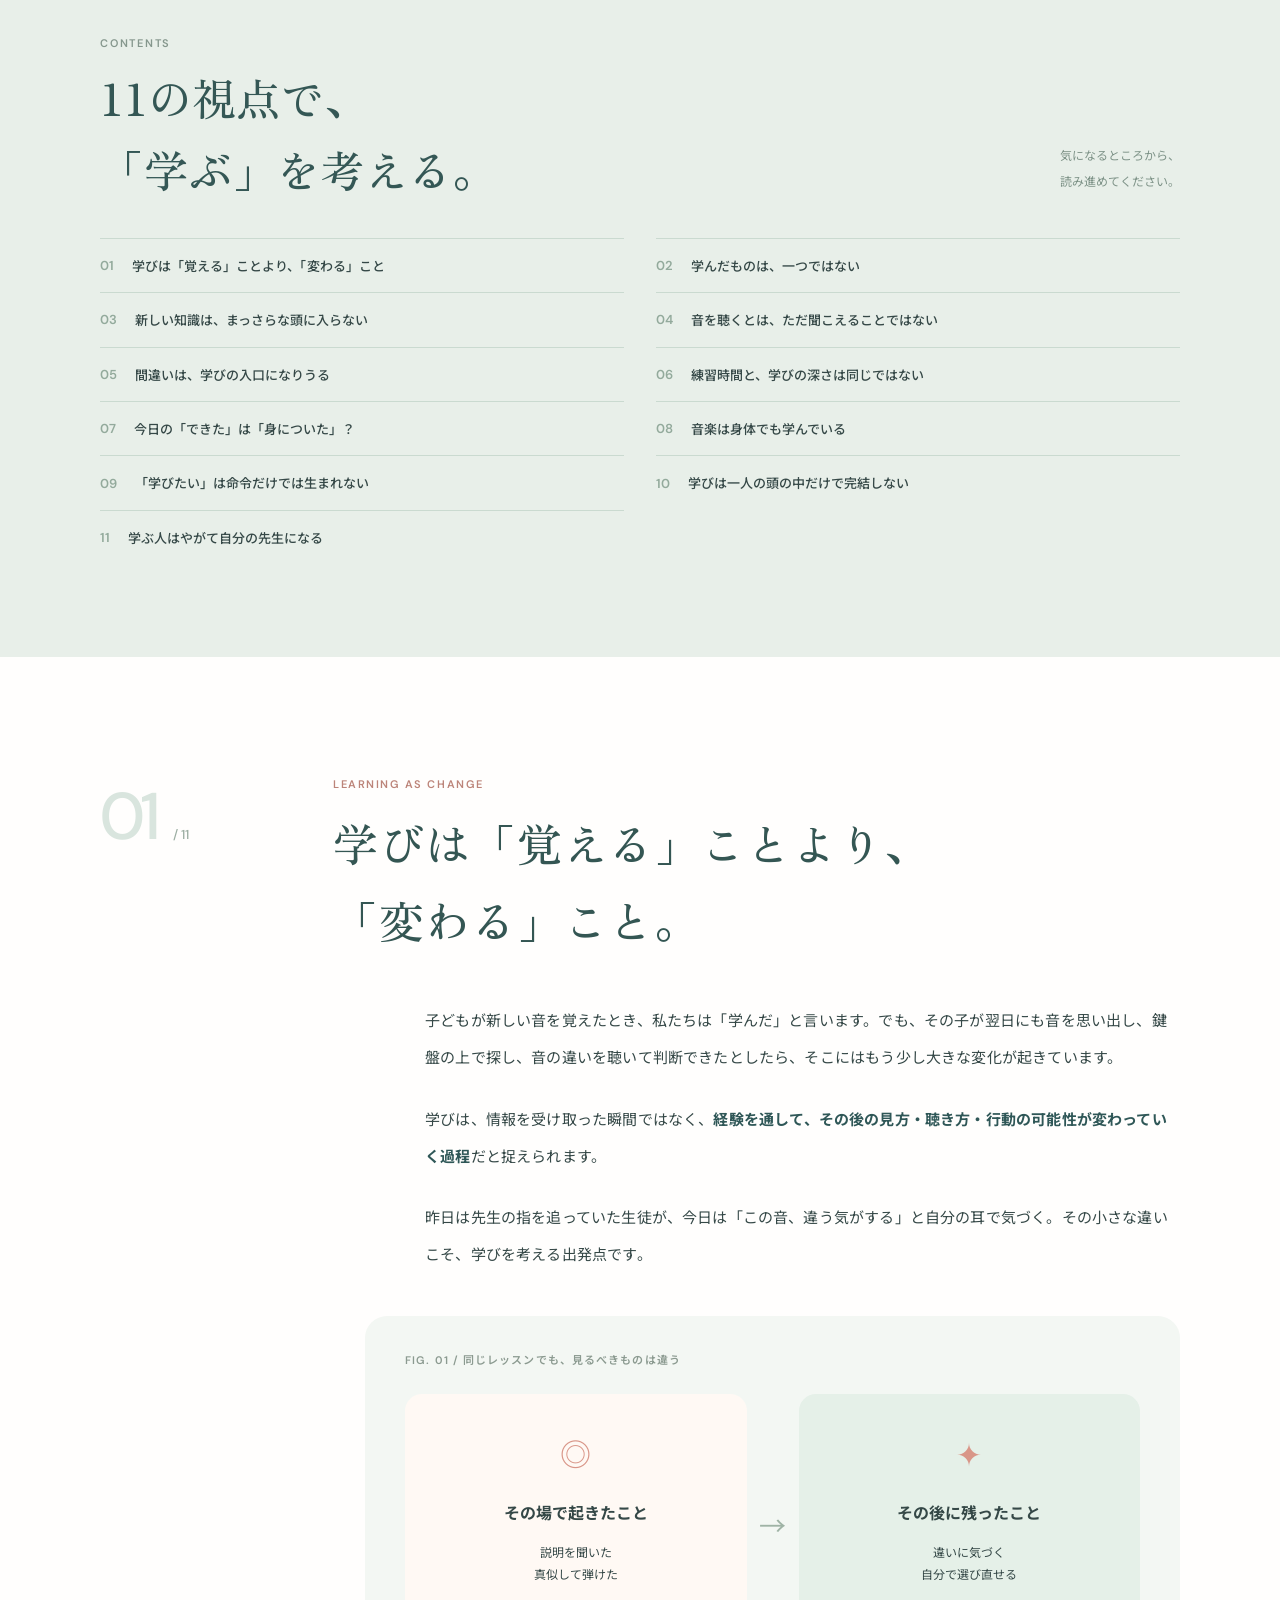
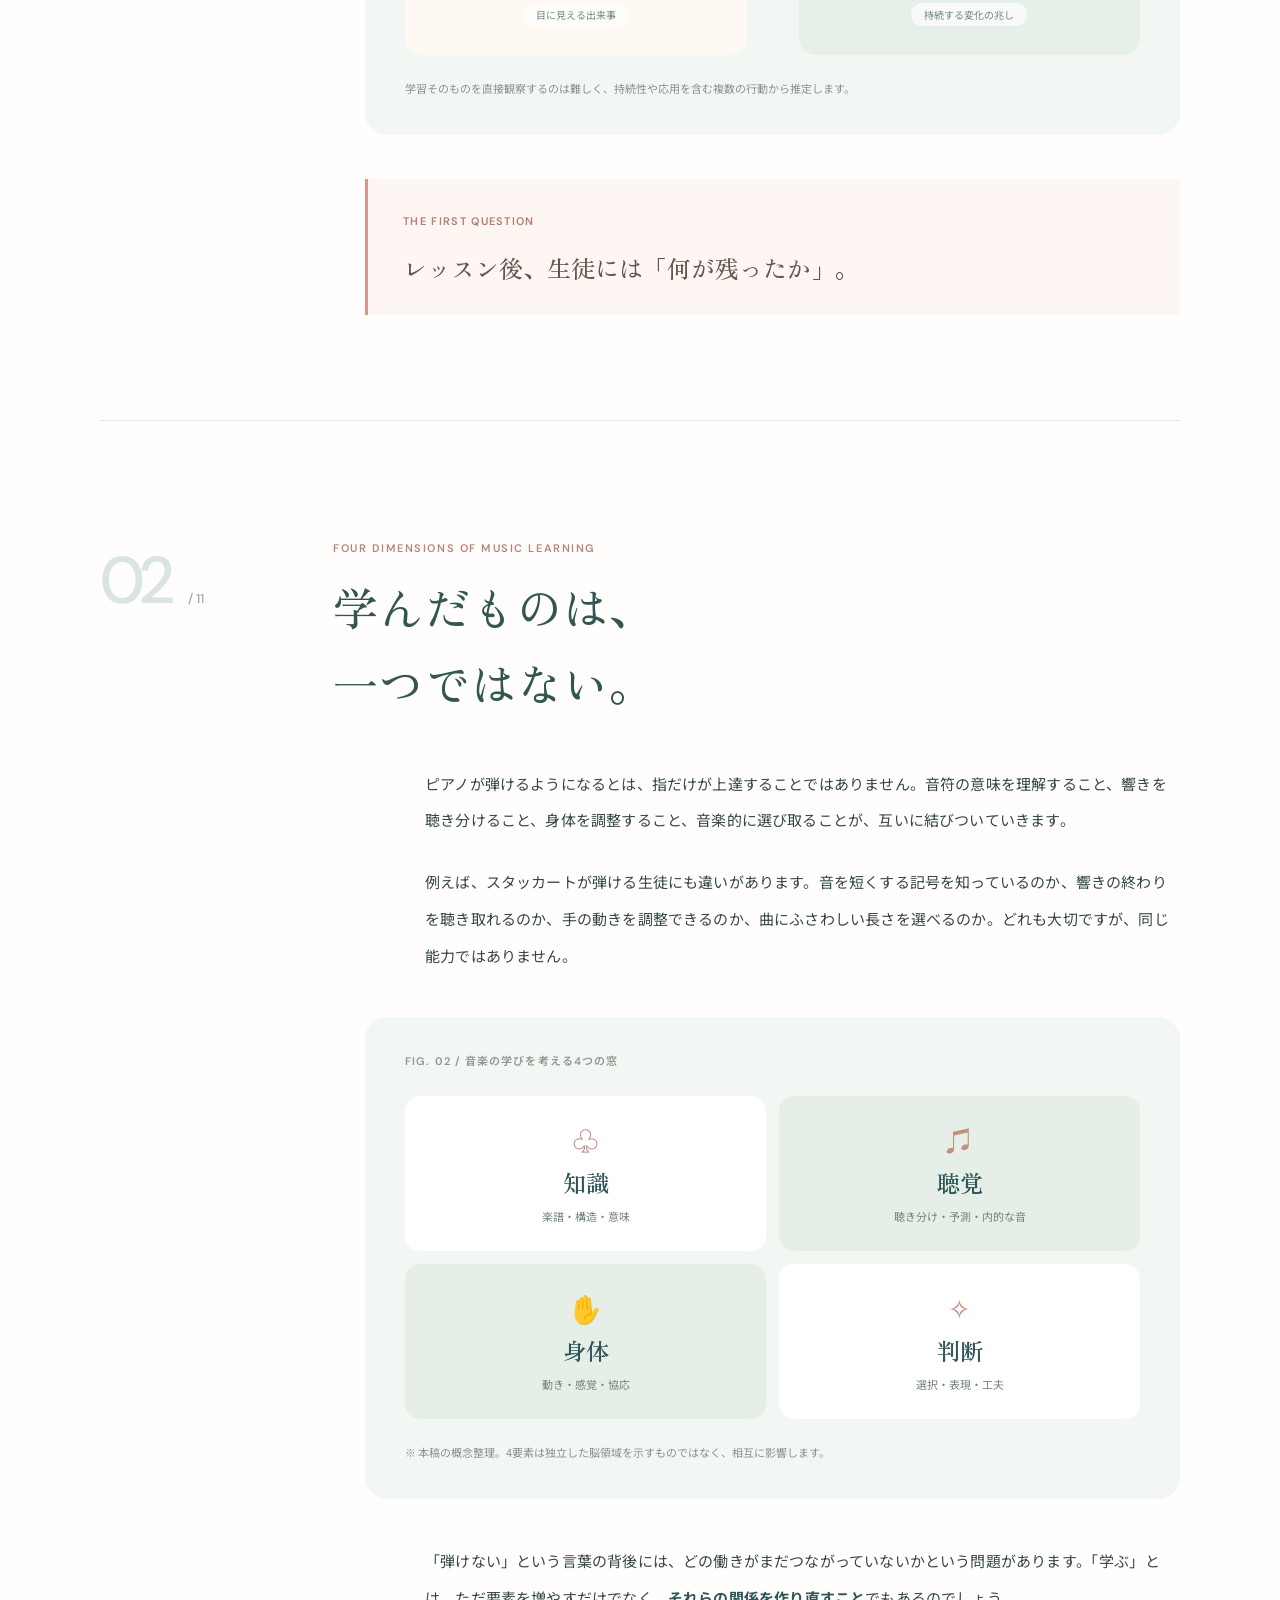
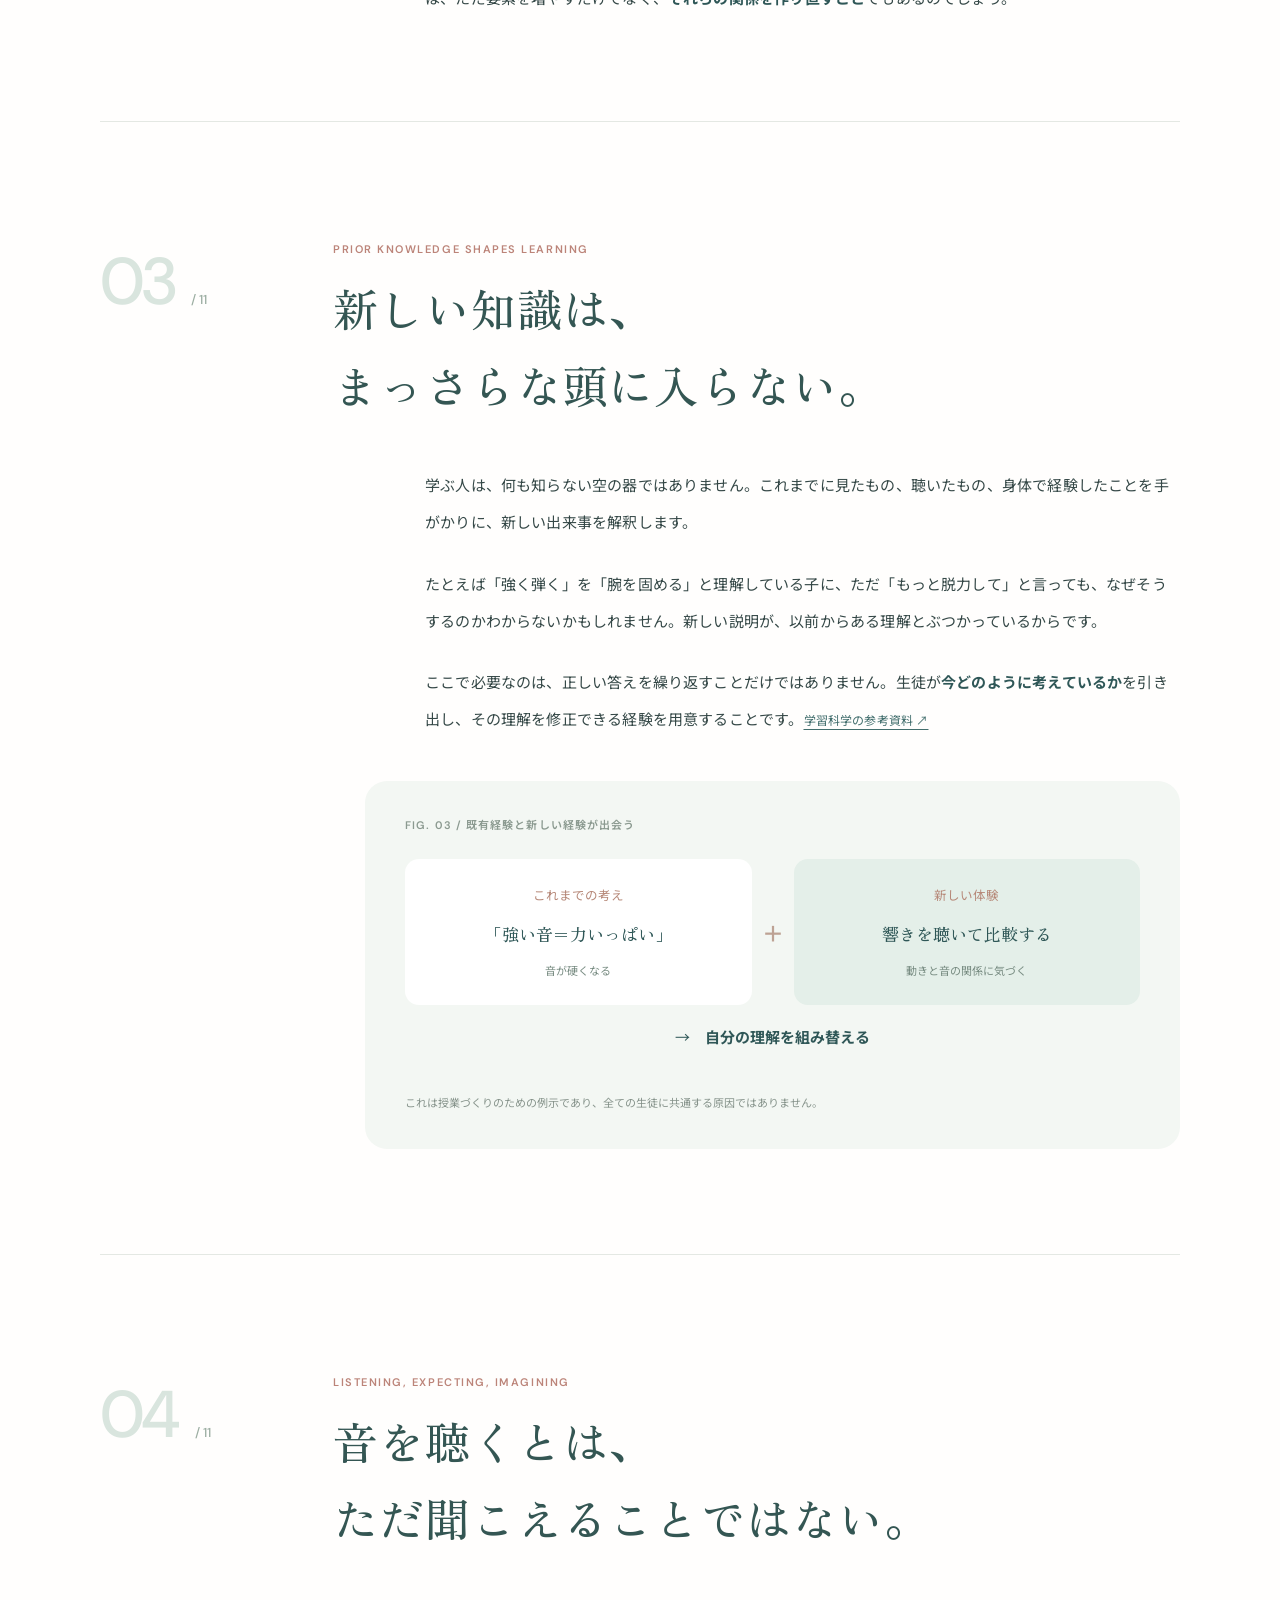
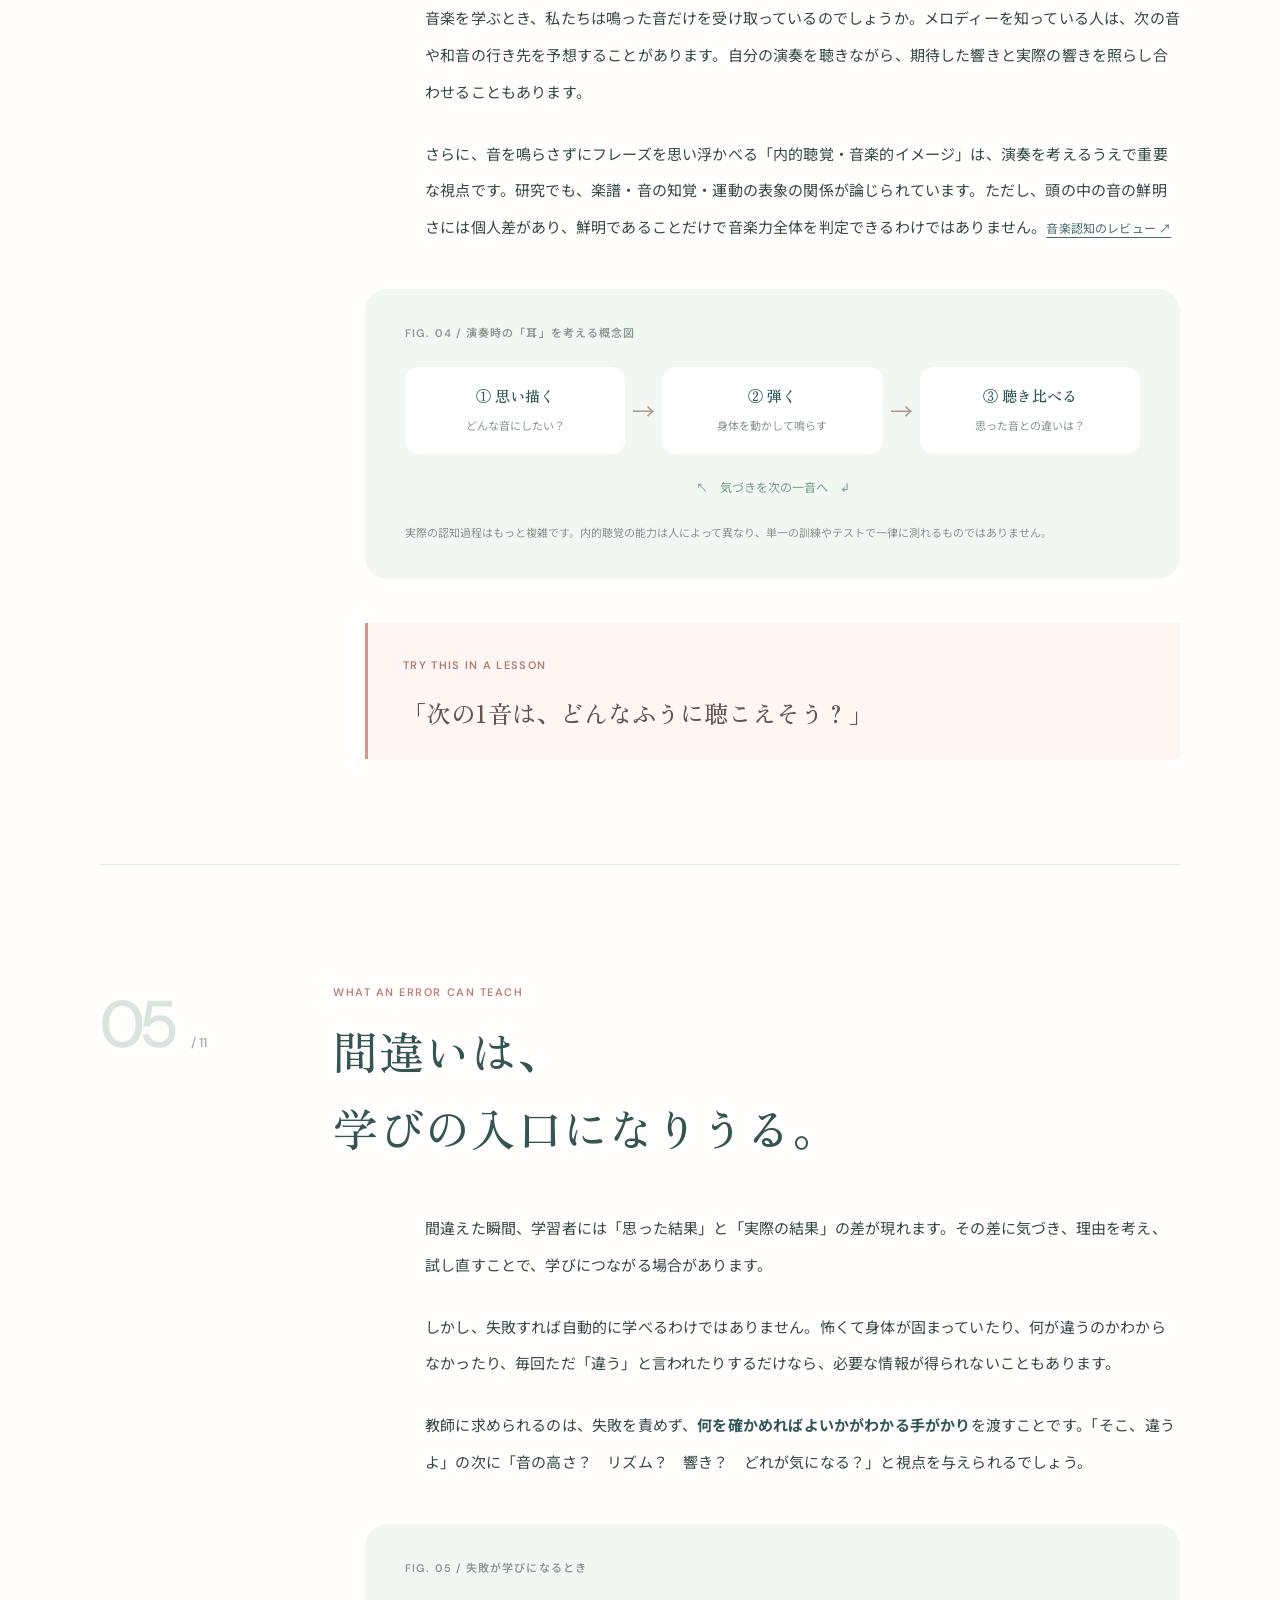
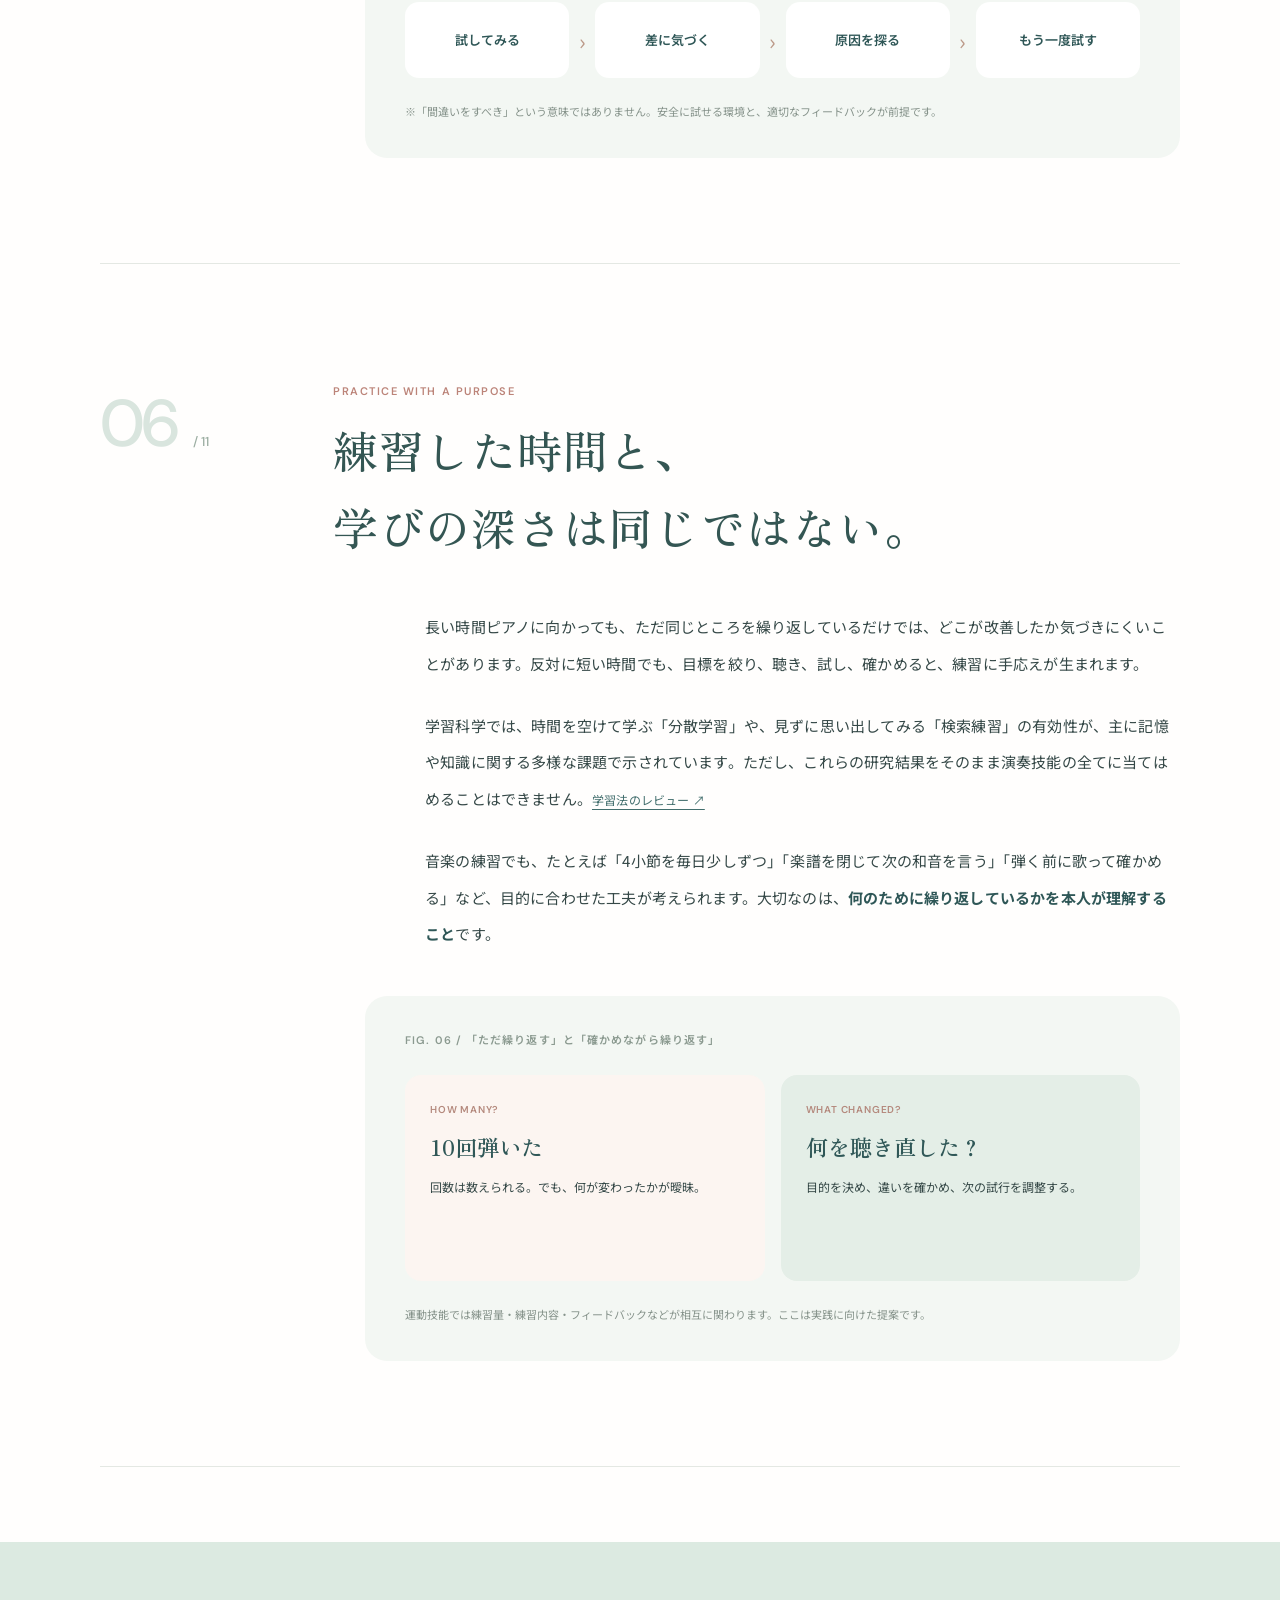
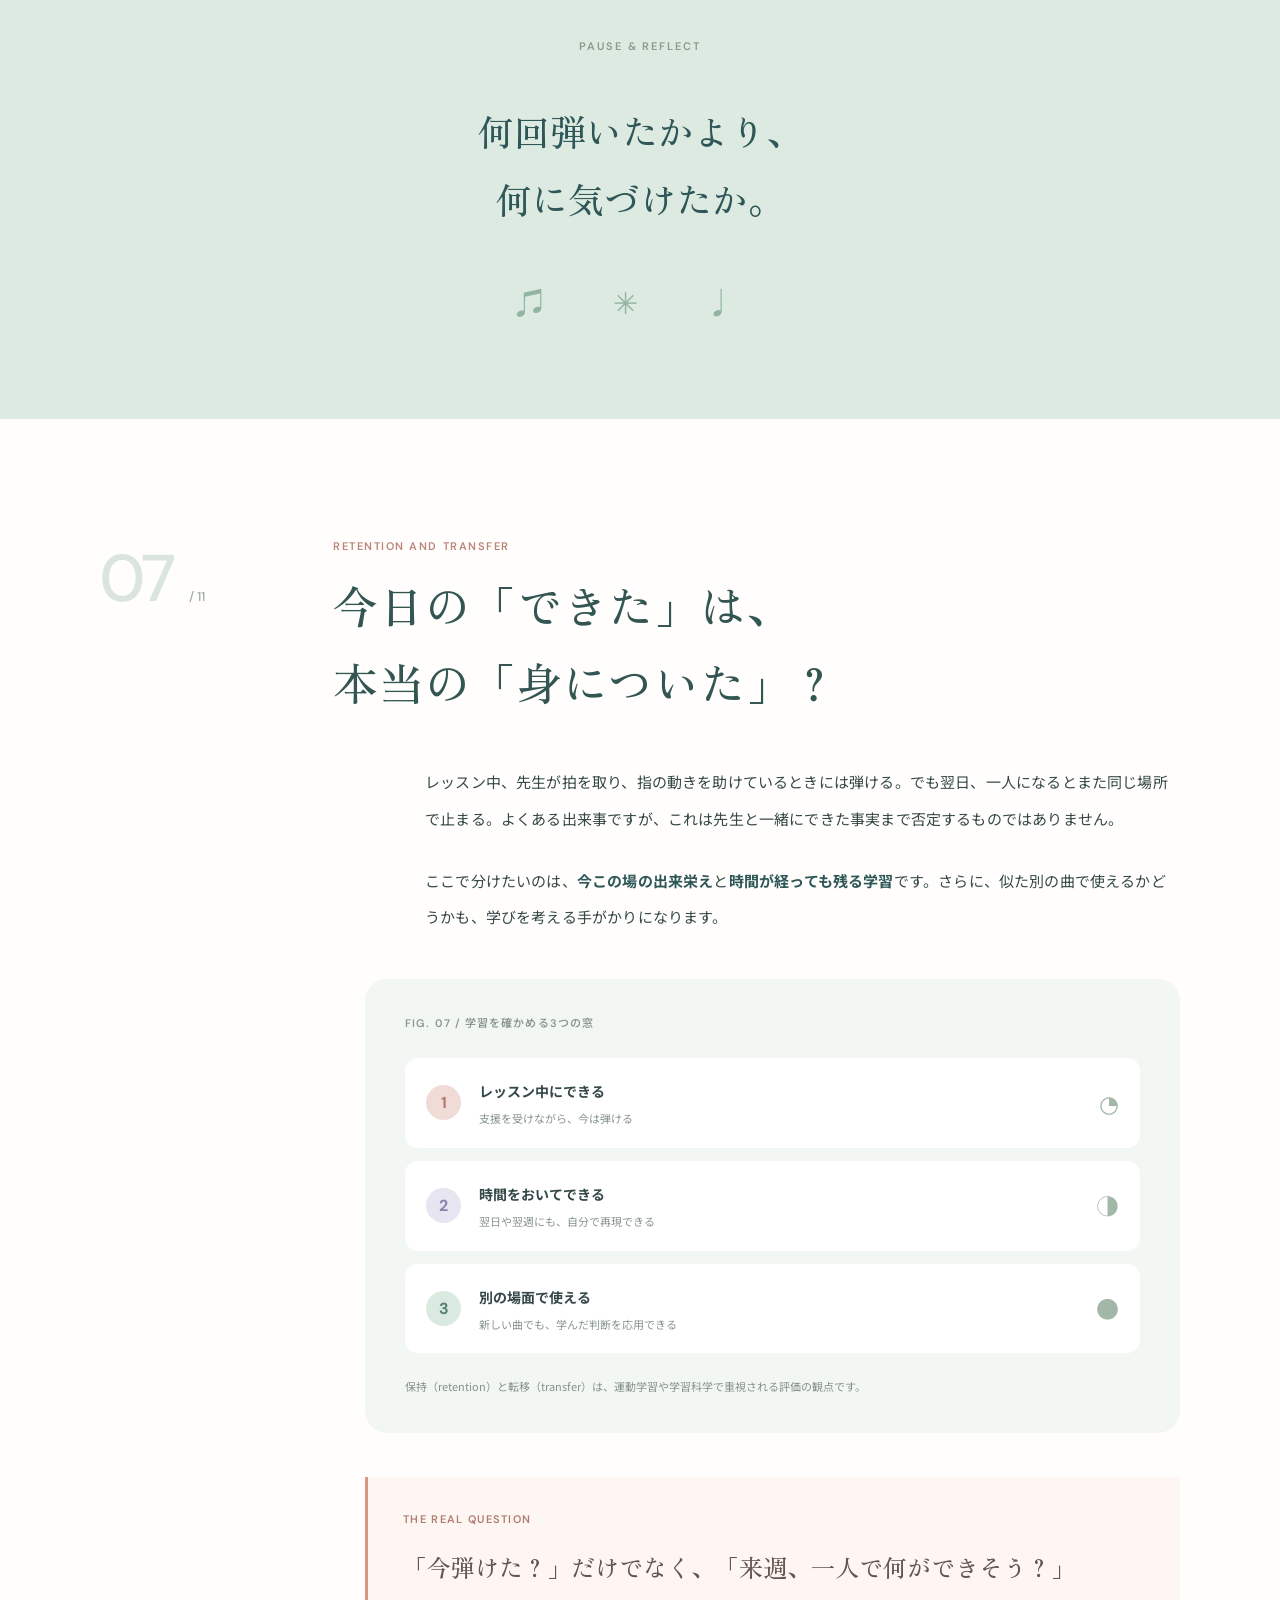
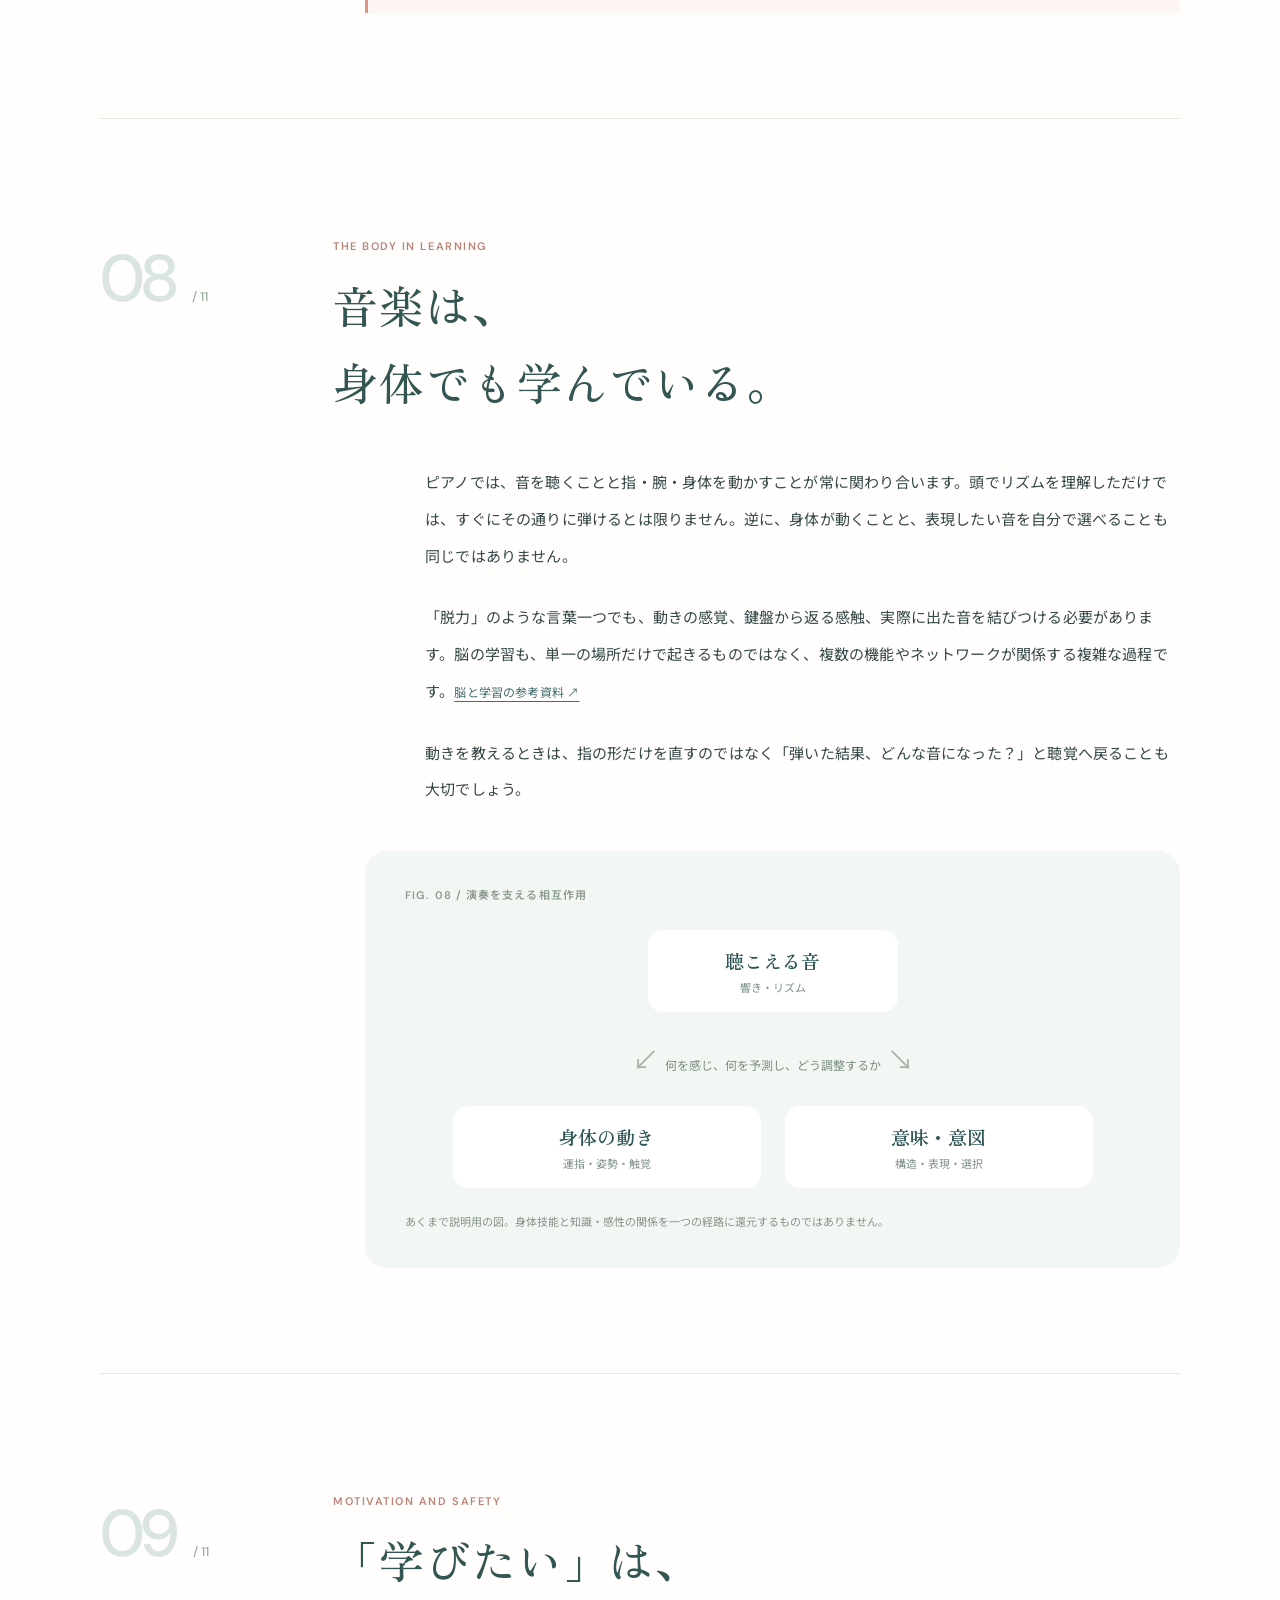
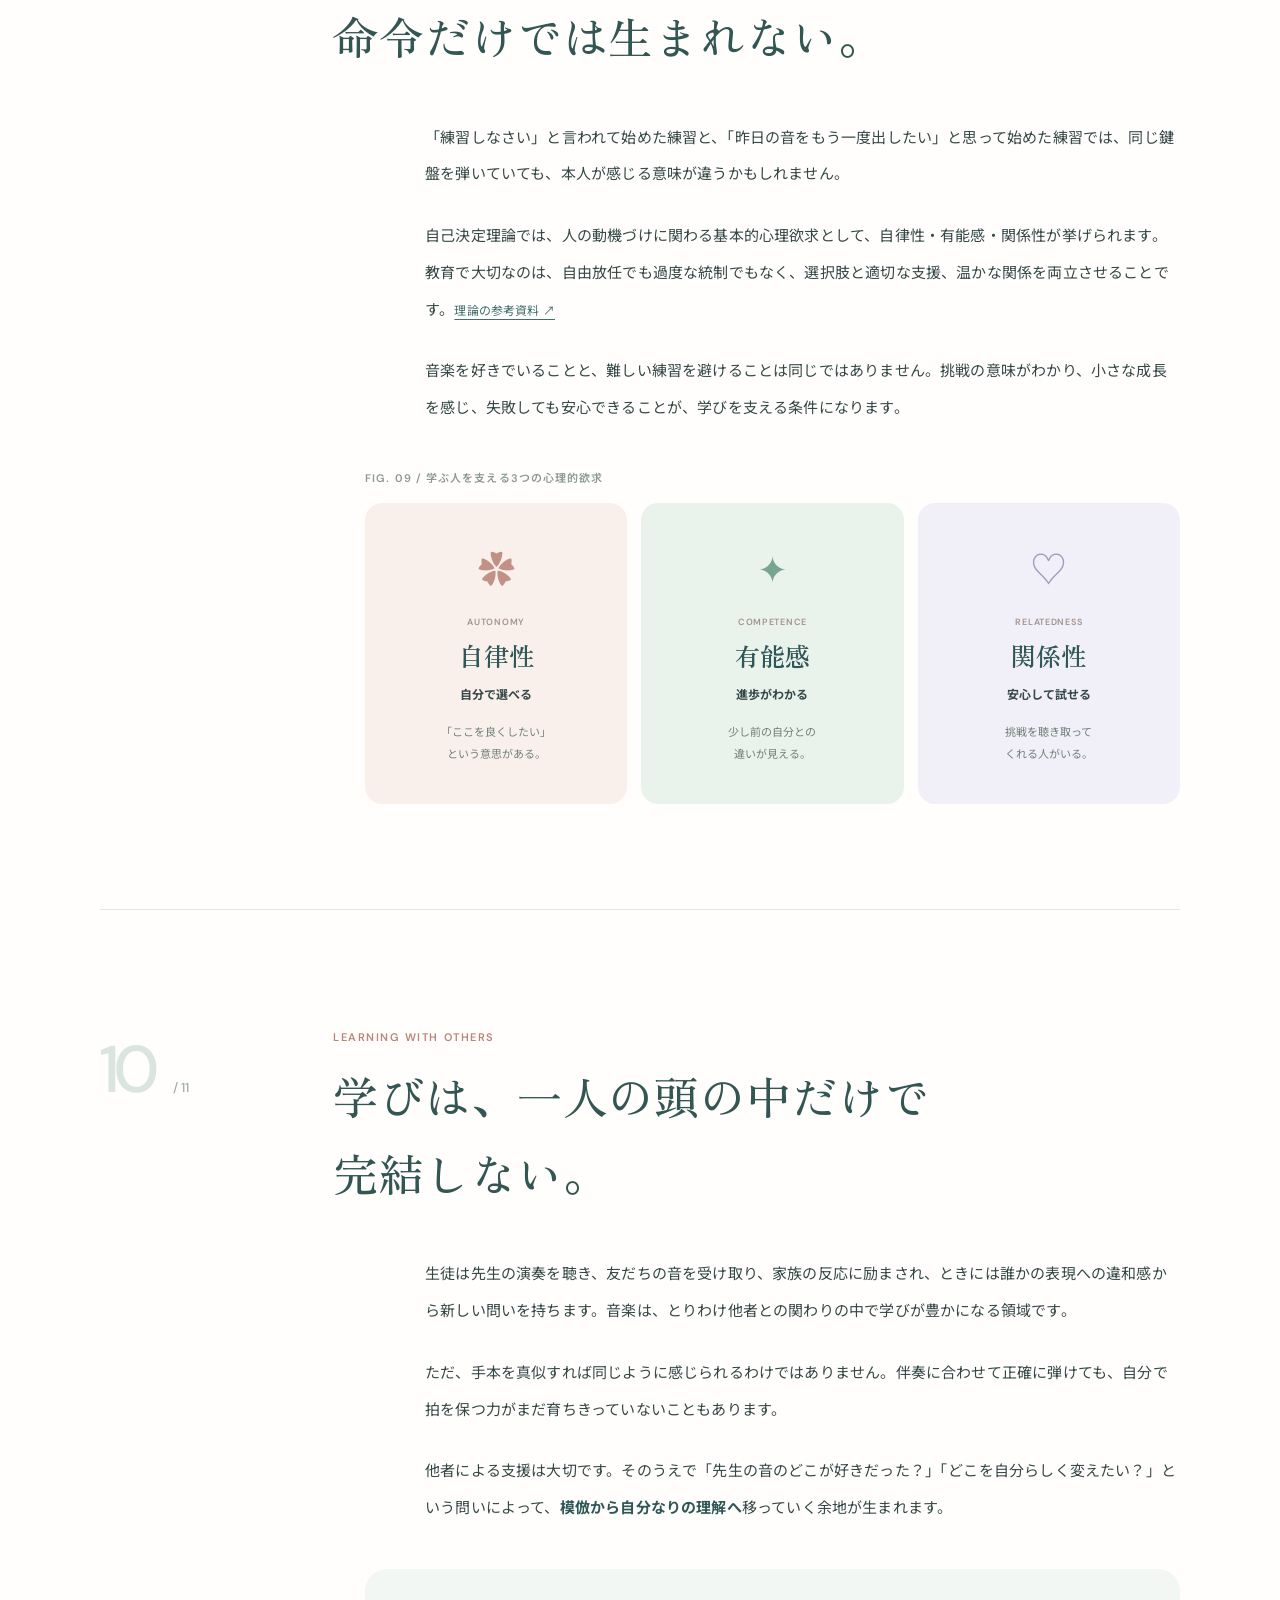
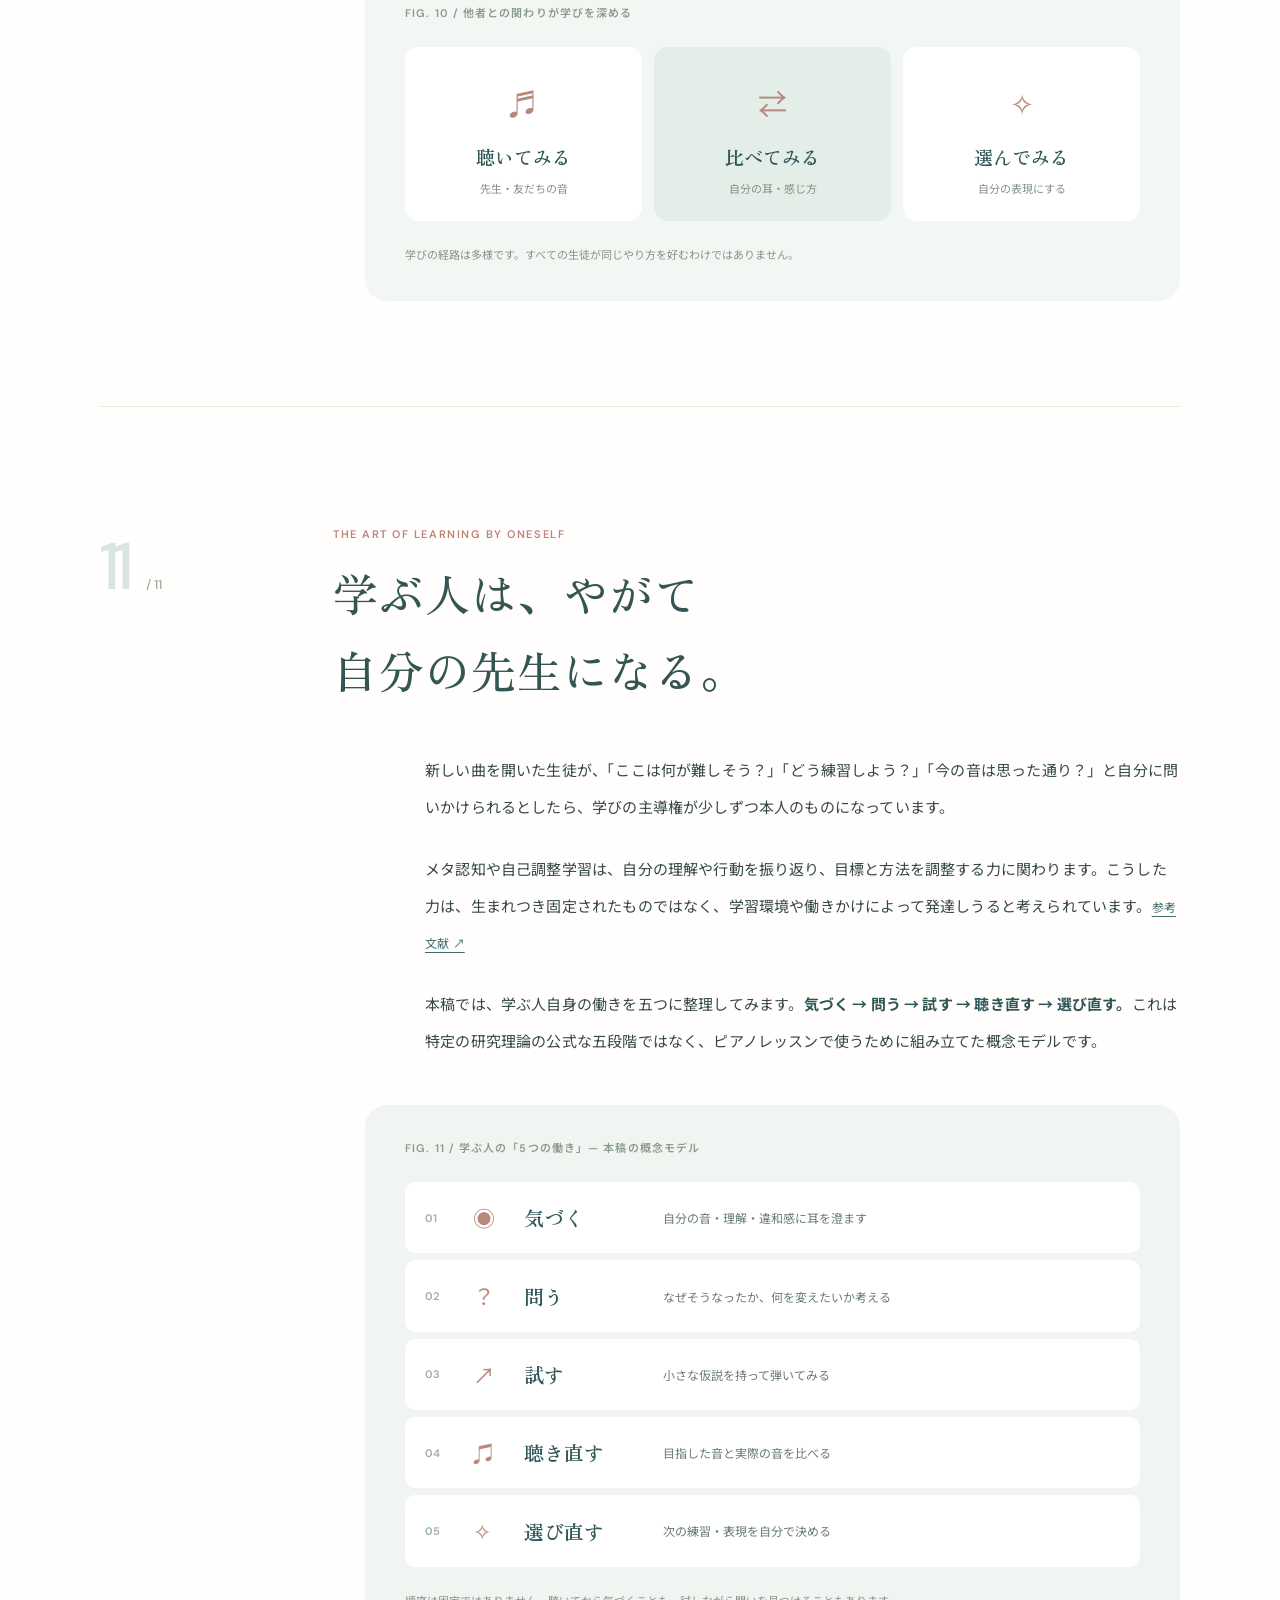
<file: learn/index.html>
<!doctype html>
<html lang="ja">
<head>
<meta charset="utf-8">
<meta name="viewport" content="width=device-width,initial-scale=1">
<meta name="color-scheme" content="light"><meta name="theme-color" content="#faf8f5">
<title>「学ぶ」とは何か。｜ピアノの先生と考える、学習の本質</title>
<meta name="description" content="「弾けた」は「学んだ」と同じ？ ピアノの先生に向けて、記憶・理解・聴覚・身体・練習・意欲・自立を11の視点から深く考える教育コラム。">
<meta name="robots" content="index,follow,max-image-preview:large">
<link rel="canonical" href="https://kens-pro.github.io/Column001/learn/">
<meta property="og:type" content="article"><meta property="og:locale" content="ja_JP">
<meta property="og:title" content="「学ぶ」とは何か。｜ピアノの先生と考える、学習の本質">
<meta property="og:description" content="知る、聴く、弾く、考える。その先に何が残る？ ピアノ指導者のための11章の学びのエッセイ。">
<meta property="og:url" content="https://kens-pro.github.io/Column001/learn/">
<meta property="og:image" content="https://kens-pro.github.io/Column001/learn/hero.svg"><meta name="twitter:card" content="summary_large_image">
<link rel="preconnect" href="https://fonts.googleapis.com"><link rel="preconnect" href="https://fonts.gstatic.com" crossorigin>
<link href="https://fonts.googleapis.com/css2?family=DM+Sans:wght@400;500;600;700&family=Noto+Sans+JP:wght@400;500;600;700&family=Zen+Old+Mincho:wght@400;500;600;700&display=swap" rel="stylesheet">
<link rel="stylesheet" href="./styles.css">
<script type="application/ld+json">{"@context":"https://schema.org","@type":"Article","headline":"「学ぶ」とは何か。","description":"ピアノ指導者と考える、学習の本質と音楽を学び続ける力","inLanguage":"ja-JP","mainEntityOfPage":"https://kens-pro.github.io/Column001/learn/","author":{"@type":"Organization","name":"トリイミュージック"},"publisher":{"@type":"Organization","name":"トリイミュージック"},"about":[{"@type":"Thing","name":"音楽教育"},{"@type":"Thing","name":"ピアノレッスン"},{"@type":"Thing","name":"学習科学"}]}</script>
<!-- GTMは既存のGitHub LP用コンテナ。GA4はGTM側のGoogleタグで一元管理、gtag重複送信は行わない。 -->
<script>(function(w,d,s,l,i){w[l]=w[l]||[];w[l].push({'gtm.start':new Date().getTime(),event:'gtm.js'});var f=d.getElementsByTagName(s)[0],j=d.createElement(s),dl=l!=='dataLayer'?'&l='+l:'';j.async=true;j.src='https://www.googletagmanager.com/gtm.js?id='+i+dl;f.parentNode.insertBefore(j,f);})(window,document,'script','dataLayer','GTM-WHZRZKGG');</script>
<meta name="clarity-project-id" content="">
</head>
<body>
<noscript><iframe src="https://www.googletagmanager.com/ns.html?id=GTM-WHZRZKGG" height="0" width="0" style="display:none;visibility:hidden" title="GTM"></iframe></noscript>
<a href="#main" class="skip-link">本文へ移動</a><div id="reading-progress" class="reading-progress" role="presentation"></div>
<header class="site-header"><div class="header-inner"><a class="wordmark" href="#top"><span class="wordmark-mark">♪</span><span>music &amp; learning</span></a><nav class="header-nav" aria-label="ページ内メニュー"><a href="#contents">目次</a><a href="#chapter-11">5つの働き</a><a class="header-pill" href="#conclusion">結論を読む ↗</a></nav></div></header>
<main id="main">
<section class="hero" id="top"><div class="hero-inner"><div class="hero-copy">
<p class="eyebrow"><span class="eyebrow-line"></span>A LITTLE ESSAY FOR PIANO TEACHERS</p>
<p class="hero-preface">ピアノを教える、すべての人へ。</p>
<h1 id="hero-title"><span class="hero-title-line">「学ぶ」とは</span><span class="hero-title-line hero-title-line-accent">何か。</span></h1>
<p class="hero-description">昨日まで聴こえなかった音が、<br>今日、聴こえるようになる。<br>そのとき、何が変わったのでしょう。</p>
<div class="hero-actions"><a class="button button-main" href="#questions">問いから読みはじめる ↓</a><span class="read-meta">学習科学 × 音楽認知 × ピアノ教育</span></div>
</div><div class="hero-visual"><img src="./hero.svg" alt="ピアノの鍵盤、音符、ノート、やわらかな植物を組み合わせたオリジナルイラスト" width="800" height="840" fetchpriority="high"><span class="visual-note note-one">notice.</span><span class="visual-note note-two">grow.</span></div></div>
<div class="hero-bottom"><span>THE ART OF LEARNING</span><span>音楽を、学び続ける力。</span><span>SCROLL TO EXPLORE ↓</span></div></section>

<section class="opening section-wrap" id="questions" data-article-section="questions"><div class="section-kicker"><span class="small-num">00</span> はじめに</div><div class="opening-grid"><div><h2 class="display-heading">学んだとき、<br><span class="accent-underline">人の中では何が起こる？</span></h2>
<p>「学ぶ」は、情報を受け取ることだけでも、手順を真似することだけでもありません。新しい経験によって、世界の捉え方や自分の行動が変わっていくこと。その内側を、ピアノのレッスンから考えてみます。</p>
<p>最初に三つの問いを置きましょう。</p></div>
<div class="question-stack"><div class="question-item"><span class="question-num">Q.01</span><p>レッスン中に弾けたら、「学んだ」と言えるのでしょうか。</p></div><div class="question-item"><span class="question-num">Q.02</span><p>何度も練習しているのに身につかないとき、何が起きているのでしょう。</p></div><div class="question-item"><span class="question-num">Q.03</span><p>先生がいなくても、自分で学び続けられる人は何を持っているのでしょう。</p></div></div></div><p class="soft-note">学びの正体を探ることは、レッスンの意味を問い直すことにもつながります。</p></section>

<section class="toc-panel" id="contents"><div class="section-wrap toc-inner"><div class="toc-heading"><div><p class="eyebrow muted">CONTENTS</p><h2>11の視点で、<br>「学ぶ」を考える。</h2></div><p>気になるところから、<br>読み進めてください。</p></div><ol class="toc-grid">
<li><a href="#chapter-1"><span>01</span>学びは「覚える」ことより、「変わる」こと</a></li><li><a href="#chapter-2"><span>02</span>学んだものは、一つではない</a></li><li><a href="#chapter-3"><span>03</span>新しい知識は、まっさらな頭に入らない</a></li><li><a href="#chapter-4"><span>04</span>音を聴くとは、ただ聞こえることではない</a></li><li><a href="#chapter-5"><span>05</span>間違いは、学びの入口になりうる</a></li><li><a href="#chapter-6"><span>06</span>練習時間と、学びの深さは同じではない</a></li><li><a href="#chapter-7"><span>07</span>今日の「できた」は「身についた」？</a></li><li><a href="#chapter-8"><span>08</span>音楽は身体でも学んでいる</a></li><li><a href="#chapter-9"><span>09</span>「学びたい」は命令だけでは生まれない</a></li><li><a href="#chapter-10"><span>10</span>学びは一人の頭の中だけで完結しない</a></li><li><a href="#chapter-11"><span>11</span>学ぶ人はやがて自分の先生になる</a></li>
</ol></div></section>

<div class="article"><section class="chapter section-wrap " id="chapter-1" data-article-section="01"><div class="chapter-header"><span class="chapter-no">01 <small>/ 11</small></span><div><p class="chapter-overline">LEARNING AS CHANGE</p><h2>学びは「覚える」ことより、<br>「変わる」こと。</h2></div></div><div class="prose">
<p>子どもが新しい音を覚えたとき、私たちは「学んだ」と言います。でも、その子が翌日にも音を思い出し、鍵盤の上で探し、音の違いを聴いて判断できたとしたら、そこにはもう少し大きな変化が起きています。</p>
<p>学びは、情報を受け取った瞬間ではなく、<strong>経験を通して、その後の見方・聴き方・行動の可能性が変わっていく過程</strong>だと捉えられます。</p>
<p>昨日は先生の指を追っていた生徒が、今日は「この音、違う気がする」と自分の耳で気づく。その小さな違いこそ、学びを考える出発点です。</p></div><figure class="visual-card compare-figure"><figcaption class="figure-label">FIG. 01 / 同じレッスンでも、見るべきものは違う</figcaption><div class="compare-cols"><div class="compare-box teacher"><span class="diagram-icon">◎</span><strong>その場で起きたこと</strong><p>説明を聞いた<br>真似して弾けた</p><span class="diagram-caption">目に見える出来事</span></div><div class="figure-arrow" aria-hidden="true">→</div><div class="compare-box student"><span class="diagram-icon">✦</span><strong>その後に残ったこと</strong><p>違いに気づく<br>自分で選び直せる</p><span class="diagram-caption">持続する変化の兆し</span></div></div><p class="figure-foot">学習そのものを直接観察するのは難しく、持続性や応用を含む複数の行動から推定します。</p></figure><div class="insight"><span>THE FIRST QUESTION</span><p>レッスン後、生徒には「何が残ったか」。</p></div></section>
<section class="chapter section-wrap " id="chapter-2" data-article-section="02"><div class="chapter-header"><span class="chapter-no">02 <small>/ 11</small></span><div><p class="chapter-overline">FOUR DIMENSIONS OF MUSIC LEARNING</p><h2>学んだものは、<br>一つではない。</h2></div></div><div class="prose">
<p>ピアノが弾けるようになるとは、指だけが上達することではありません。音符の意味を理解すること、響きを聴き分けること、身体を調整すること、音楽的に選び取ることが、互いに結びついていきます。</p>
<p>例えば、スタッカートが弾ける生徒にも違いがあります。音を短くする記号を知っているのか、響きの終わりを聴き取れるのか、手の動きを調整できるのか、曲にふさわしい長さを選べるのか。どれも大切ですが、同じ能力ではありません。</p></div><figure class="visual-card"><figcaption class="figure-label">FIG. 02 / 音楽の学びを考える4つの窓</figcaption><div class="learning-four"><div><span class="learning-four-symbol">♧</span><strong>知識</strong><small>楽譜・構造・意味</small></div><div><span class="learning-four-symbol">♫</span><strong>聴覚</strong><small>聴き分け・予測・内的な音</small></div><div><span class="learning-four-symbol">✋</span><strong>身体</strong><small>動き・感覚・協応</small></div><div><span class="learning-four-symbol">✧</span><strong>判断</strong><small>選択・表現・工夫</small></div></div><p class="figure-foot">※ 本稿の概念整理。4要素は独立した脳領域を示すものではなく、相互に影響します。</p></figure><div class="prose"><p>「弾けない」という言葉の背後には、どの働きがまだつながっていないかという問題があります。「学ぶ」とは、ただ要素を増やすだけでなく、<strong>それらの関係を作り直すこと</strong>でもあるのでしょう。</p></div></section>
<section class="chapter section-wrap " id="chapter-3" data-article-section="03"><div class="chapter-header"><span class="chapter-no">03 <small>/ 11</small></span><div><p class="chapter-overline">PRIOR KNOWLEDGE SHAPES LEARNING</p><h2>新しい知識は、<br>まっさらな頭に入らない。</h2></div></div><div class="prose">
<p>学ぶ人は、何も知らない空の器ではありません。これまでに見たもの、聴いたもの、身体で経験したことを手がかりに、新しい出来事を解釈します。</p>
<p>たとえば「強く弾く」を「腕を固める」と理解している子に、ただ「もっと脱力して」と言っても、なぜそうするのかわからないかもしれません。新しい説明が、以前からある理解とぶつかっているからです。</p>
<p>ここで必要なのは、正しい答えを繰り返すことだけではありません。生徒が<strong>今どのように考えているか</strong>を引き出し、その理解を修正できる経験を用意することです。<a class="source-link" href="#sources">学習科学の参考資料 ↗</a></p></div><figure class="visual-card"><figcaption class="figure-label">FIG. 03 / 既有経験と新しい経験が出会う</figcaption><div class="before-after"><div><small>これまでの考え</small><strong>「強い音＝力いっぱい」</strong><span>音が硬くなる</span></div><b aria-hidden="true">＋</b><div><small>新しい体験</small><strong>響きを聴いて比較する</strong><span>動きと音の関係に気づく</span></div></div><div class="learning-result">→　<strong>自分の理解を組み替える</strong></div><p class="figure-foot">これは授業づくりのための例示であり、全ての生徒に共通する原因ではありません。</p></figure></section>
<section class="chapter section-wrap " id="chapter-4" data-article-section="04"><div class="chapter-header"><span class="chapter-no">04 <small>/ 11</small></span><div><p class="chapter-overline">LISTENING, EXPECTING, IMAGINING</p><h2>音を聴くとは、<br>ただ聞こえることではない。</h2></div></div><div class="prose">
<p>音楽を学ぶとき、私たちは鳴った音だけを受け取っているのでしょうか。メロディーを知っている人は、次の音や和音の行き先を予想することがあります。自分の演奏を聴きながら、期待した響きと実際の響きを照らし合わせることもあります。</p>
<p>さらに、音を鳴らさずにフレーズを思い浮かべる「内的聴覚・音楽的イメージ」は、演奏を考えるうえで重要な視点です。研究でも、楽譜・音の知覚・運動の表象の関係が論じられています。ただし、頭の中の音の鮮明さには個人差があり、鮮明であることだけで音楽力全体を判定できるわけではありません。<a class="source-link" href="#sources">音楽認知のレビュー ↗</a></p></div><figure class="visual-card"><figcaption class="figure-label">FIG. 04 / 演奏時の「耳」を考える概念図</figcaption><div class="sound-loop"><div>① 思い描く<small>どんな音にしたい？</small></div><span>→</span><div>② 弾く<small>身体を動かして鳴らす</small></div><span>→</span><div>③ 聴き比べる<small>思った音との違いは？</small></div></div><div class="loop-return">↖　気づきを次の一音へ　↲</div><p class="figure-foot">実際の認知過程はもっと複雑です。内的聴覚の能力は人によって異なり、単一の訓練やテストで一律に測れるものではありません。</p></figure><div class="insight"><span>TRY THIS IN A LESSON</span><p>「次の1音は、どんなふうに聴こえそう？」</p></div></section>
<section class="chapter section-wrap " id="chapter-5" data-article-section="05"><div class="chapter-header"><span class="chapter-no">05 <small>/ 11</small></span><div><p class="chapter-overline">WHAT AN ERROR CAN TEACH</p><h2>間違いは、<br>学びの入口になりうる。</h2></div></div><div class="prose">
<p>間違えた瞬間、学習者には「思った結果」と「実際の結果」の差が現れます。その差に気づき、理由を考え、試し直すことで、学びにつながる場合があります。</p>
<p>しかし、失敗すれば自動的に学べるわけではありません。怖くて身体が固まっていたり、何が違うのかわからなかったり、毎回ただ「違う」と言われたりするだけなら、必要な情報が得られないこともあります。</p>
<p>教師に求められるのは、失敗を責めず、<strong>何を確かめればよいかがわかる手がかり</strong>を渡すことです。「そこ、違うよ」の次に「音の高さ？　リズム？　響き？　どれが気になる？」と視点を与えられるでしょう。</p></div><figure class="visual-card"><figcaption class="figure-label">FIG. 05 / 失敗が学びになるとき</figcaption><div class="error-flow"><span>試してみる</span><i>›</i><span>差に気づく</span><i>›</i><span>原因を探る</span><i>›</i><span>もう一度試す</span></div><p class="figure-foot">※「間違いをすべき」という意味ではありません。安全に試せる環境と、適切なフィードバックが前提です。</p></figure></section>
<section class="chapter section-wrap " id="chapter-6" data-article-section="06"><div class="chapter-header"><span class="chapter-no">06 <small>/ 11</small></span><div><p class="chapter-overline">PRACTICE WITH A PURPOSE</p><h2>練習した時間と、<br>学びの深さは同じではない。</h2></div></div><div class="prose">
<p>長い時間ピアノに向かっても、ただ同じところを繰り返しているだけでは、どこが改善したか気づきにくいことがあります。反対に短い時間でも、目標を絞り、聴き、試し、確かめると、練習に手応えが生まれます。</p>
<p>学習科学では、時間を空けて学ぶ「分散学習」や、見ずに思い出してみる「検索練習」の有効性が、主に記憶や知識に関する多様な課題で示されています。ただし、これらの研究結果をそのまま演奏技能の全てに当てはめることはできません。<a class="source-link" href="#sources">学習法のレビュー ↗</a></p>
<p>音楽の練習でも、たとえば「4小節を毎日少しずつ」「楽譜を閉じて次の和音を言う」「弾く前に歌って確かめる」など、目的に合わせた工夫が考えられます。大切なのは、<strong>何のために繰り返しているかを本人が理解すること</strong>です。</p></div><figure class="visual-card"><figcaption class="figure-label">FIG. 06 / 「ただ繰り返す」と「確かめながら繰り返す」</figcaption><div class="two-paths"><div class="path-muted"><small>HOW MANY?</small><strong>10回弾いた</strong><p>回数は数えられる。でも、何が変わったかが曖昧。</p></div><div class="path-active"><small>WHAT CHANGED?</small><strong>何を聴き直した？</strong><p>目的を決め、違いを確かめ、次の試行を調整する。</p></div></div><p class="figure-foot">運動技能では練習量・練習内容・フィードバックなどが相互に関わります。ここは実践に向けた提案です。</p></figure></section>
<section class="interlude" aria-hidden="true"><div class="interlude-inner"><span>PAUSE &amp; REFLECT</span><p>何回弾いたかより、<br>何に気づけたか。</p><span class="interlude-decoration">♫ ✳ ♩</span></div></section>
<section class="chapter section-wrap " id="chapter-7" data-article-section="07"><div class="chapter-header"><span class="chapter-no">07 <small>/ 11</small></span><div><p class="chapter-overline">RETENTION AND TRANSFER</p><h2>今日の「できた」は、<br>本当の「身についた」？</h2></div></div><div class="prose">
<p>レッスン中、先生が拍を取り、指の動きを助けているときには弾ける。でも翌日、一人になるとまた同じ場所で止まる。よくある出来事ですが、これは先生と一緒にできた事実まで否定するものではありません。</p>
<p>ここで分けたいのは、<strong>今この場の出来栄え</strong>と<strong>時間が経っても残る学習</strong>です。さらに、似た別の曲で使えるかどうかも、学びを考える手がかりになります。</p></div><figure class="visual-card independence-figure"><figcaption class="figure-label">FIG. 07 / 学習を確かめる3つの窓</figcaption><div class="level-list"><div class="level"><span class="level-bubble">1</span><div><strong>レッスン中にできる</strong><p>支援を受けながら、今は弾ける</p></div><span class="level-icon">◔</span></div><div class="level"><span class="level-bubble">2</span><div><strong>時間をおいてできる</strong><p>翌日や翌週にも、自分で再現できる</p></div><span class="level-icon">◑</span></div><div class="level"><span class="level-bubble">3</span><div><strong>別の場面で使える</strong><p>新しい曲でも、学んだ判断を応用できる</p></div><span class="level-icon">●</span></div></div><p class="figure-foot">保持（retention）と転移（transfer）は、運動学習や学習科学で重視される評価の観点です。</p></figure><div class="insight"><span>THE REAL QUESTION</span><p>「今弾けた？」だけでなく、「来週、一人で何ができそう？」</p></div></section>
<section class="chapter section-wrap " id="chapter-8" data-article-section="08"><div class="chapter-header"><span class="chapter-no">08 <small>/ 11</small></span><div><p class="chapter-overline">THE BODY IN LEARNING</p><h2>音楽は、<br>身体でも学んでいる。</h2></div></div><div class="prose">
<p>ピアノでは、音を聴くことと指・腕・身体を動かすことが常に関わり合います。頭でリズムを理解しただけでは、すぐにその通りに弾けるとは限りません。逆に、身体が動くことと、表現したい音を自分で選べることも同じではありません。</p>
<p>「脱力」のような言葉一つでも、動きの感覚、鍵盤から返る感触、実際に出た音を結びつける必要があります。脳の学習も、単一の場所だけで起きるものではなく、複数の機能やネットワークが関係する複雑な過程です。<a class="source-link" href="#sources">脳と学習の参考資料 ↗</a></p>
<p>動きを教えるときは、指の形だけを直すのではなく「弾いた結果、どんな音になった？」と聴覚へ戻ることも大切でしょう。</p></div><figure class="visual-card"><figcaption class="figure-label">FIG. 08 / 演奏を支える相互作用</figcaption><div class="triangle-learning"><div class="triangle-top">聴こえる音 <small>響き・リズム</small></div><div class="triangle-mid">↙ <span>何を感じ、何を予測し、どう調整するか</span> ↘</div><div class="triangle-bottom"><div>身体の動き<small>運指・姿勢・触覚</small></div><div>意味・意図<small>構造・表現・選択</small></div></div></div><p class="figure-foot">あくまで説明用の図。身体技能と知識・感性の関係を一つの経路に還元するものではありません。</p></figure></section>
<section class="chapter section-wrap " id="chapter-9" data-article-section="09"><div class="chapter-header"><span class="chapter-no">09 <small>/ 11</small></span><div><p class="chapter-overline">MOTIVATION AND SAFETY</p><h2>「学びたい」は、<br>命令だけでは生まれない。</h2></div></div><div class="prose">
<p>「練習しなさい」と言われて始めた練習と、「昨日の音をもう一度出したい」と思って始めた練習では、同じ鍵盤を弾いていても、本人が感じる意味が違うかもしれません。</p>
<p>自己決定理論では、人の動機づけに関わる基本的心理欲求として、自律性・有能感・関係性が挙げられます。教育で大切なのは、自由放任でも過度な統制でもなく、選択肢と適切な支援、温かな関係を両立させることです。<a class="source-link" href="#sources">理論の参考資料 ↗</a></p>
<p>音楽を好きでいることと、難しい練習を避けることは同じではありません。挑戦の意味がわかり、小さな成長を感じ、失敗しても安心できることが、学びを支える条件になります。</p></div><figure class="motivation-grid"><figcaption class="figure-label full">FIG. 09 / 学ぶ人を支える3つの心理的欲求</figcaption><div class="motive-card motive-one"><span class="motive-art">✿</span><span class="motive-en">AUTONOMY</span><h3>自律性</h3><strong>自分で選べる</strong><p>「ここを良くしたい」<br>という意思がある。</p></div><div class="motive-card motive-two"><span class="motive-art">✦</span><span class="motive-en">COMPETENCE</span><h3>有能感</h3><strong>進歩がわかる</strong><p>少し前の自分との<br>違いが見える。</p></div><div class="motive-card motive-three"><span class="motive-art">♡</span><span class="motive-en">RELATEDNESS</span><h3>関係性</h3><strong>安心して試せる</strong><p>挑戦を聴き取って<br>くれる人がいる。</p></div></figure></section>
<section class="chapter section-wrap " id="chapter-10" data-article-section="10"><div class="chapter-header"><span class="chapter-no">10 <small>/ 11</small></span><div><p class="chapter-overline">LEARNING WITH OTHERS</p><h2>学びは、一人の頭の中だけで<br>完結しない。</h2></div></div><div class="prose">
<p>生徒は先生の演奏を聴き、友だちの音を受け取り、家族の反応に励まされ、ときには誰かの表現への違和感から新しい問いを持ちます。音楽は、とりわけ他者との関わりの中で学びが豊かになる領域です。</p>
<p>ただ、手本を真似すれば同じように感じられるわけではありません。伴奏に合わせて正確に弾けても、自分で拍を保つ力がまだ育ちきっていないこともあります。</p>
<p>他者による支援は大切です。そのうえで「先生の音のどこが好きだった？」「どこを自分らしく変えたい？」という問いによって、<strong>模倣から自分なりの理解へ</strong>移っていく余地が生まれます。</p></div><figure class="visual-card"><figcaption class="figure-label">FIG. 10 / 他者との関わりが学びを深める</figcaption><div class="social-diagram"><div><span>♬</span><strong>聴いてみる</strong><small>先生・友だちの音</small></div><div><span>⇄</span><strong>比べてみる</strong><small>自分の耳・感じ方</small></div><div><span>✧</span><strong>選んでみる</strong><small>自分の表現にする</small></div></div><p class="figure-foot">学びの経路は多様です。すべての生徒が同じやり方を好むわけではありません。</p></figure></section>
<section class="chapter section-wrap chapter-eleven" id="chapter-11" data-article-section="11"><div class="chapter-header"><span class="chapter-no">11 <small>/ 11</small></span><div><p class="chapter-overline">THE ART OF LEARNING BY ONESELF</p><h2>学ぶ人は、やがて<br>自分の先生になる。</h2></div></div><div class="prose">
<p>新しい曲を開いた生徒が、「ここは何が難しそう？」「どう練習しよう？」「今の音は思った通り？」と自分に問いかけられるとしたら、学びの主導権が少しずつ本人のものになっています。</p>
<p>メタ認知や自己調整学習は、自分の理解や行動を振り返り、目標と方法を調整する力に関わります。こうした力は、生まれつき固定されたものではなく、学習環境や働きかけによって発達しうると考えられています。<a class="source-link" href="#sources">参考文献 ↗</a></p>
<p>本稿では、学ぶ人自身の働きを五つに整理してみます。<strong>気づく → 問う → 試す → 聴き直す → 選び直す。</strong>これは特定の研究理論の公式な五段階ではなく、ピアノレッスンで使うために組み立てた概念モデルです。</p></div><figure class="five-diagram"><figcaption class="figure-label">FIG. 11 / 学ぶ人の「5つの働き」— 本稿の概念モデル</figcaption><div class="five-rows"><div class="five-row"><span class="five-index">01</span><span class="five-symbol">◉</span><strong>気づく</strong><p>自分の音・理解・違和感に耳を澄ます</p></div><div class="five-row"><span class="five-index">02</span><span class="five-symbol">？</span><strong>問う</strong><p>なぜそうなったか、何を変えたいか考える</p></div><div class="five-row"><span class="five-index">03</span><span class="five-symbol">↗</span><strong>試す</strong><p>小さな仮説を持って弾いてみる</p></div><div class="five-row"><span class="five-index">04</span><span class="five-symbol">♫</span><strong>聴き直す</strong><p>目指した音と実際の音を比べる</p></div><div class="five-row"><span class="five-index">05</span><span class="five-symbol">✧</span><strong>選び直す</strong><p>次の練習・表現を自分で決める</p></div></div><p class="figure-foot">順序は固定ではありません。聴いてから気づくことも、試しながら問いを見つけることもあります。</p></figure><div class="insight light"><span>ONE LAST THOUGHT</span><p>いつか生徒が、先生のいないところで自分に問いかけられるように。</p></div></section></div>

<section class="conclusion" id="conclusion" data-article-section="conclusion"><div class="section-wrap conclusion-inner"><p class="eyebrow">THE ESSENCE OF LEARNING</p><span class="conclusion-ornament" aria-hidden="true">✳</span><h2>学ぶとは、<br><span>経験を通して、</span><br>自分と世界との関わり方が変わること。</h2>
<p class="conclusion-definition">学ぶとは、経験を意味づけ、自分の知識・感覚・行動・判断を組み替えながら、これまでできなかった理解や選択を少しずつ可能にしていく過程である。</p>
<div class="conclusion-prose"><p>ここで示した定義は本稿の考察です。学習科学の知見を手がかりにしながら、ピアノ教育に引き寄せてまとめました。</p>
<p>ピアノを学ぶことは、先生の言葉を覚えることだけではありません。自分の耳で違いを聴き、身体を調整し、音に意味を見つけ、もう一度やってみようとすることです。</p>
<p>そして学びは、必ずしも美しい右肩上がりではありません。わかったと思ったことが崩れ、また考え直すこともある。その時間も、学ぶことの一部なのかもしれません。</p></div></div></section>

<section class="final-question section-wrap" id="last-question" data-article-section="last-question"><span class="question-flower">✿</span><p class="eyebrow muted">ONE LAST QUESTION</p>
<h2>自分の頭の中で、<br><em>音楽を聴く力</em>は、<br>どのように育っていくのだろう。</h2>
<p>その音の鮮明さと、理解・表現・演奏の力には、どんな関係があるのでしょう。<br>まだ答えきれない問いだからこそ、学び続ける価値があります。</p>
<div class="article-tools"><button id="share-button" class="button button-main" type="button">この記事をシェア ↗</button><a class="button button-ghost" href="#contents">目次へ戻る ↑</a></div><p id="share-status" role="status" aria-live="polite" class="share-status"></p></section>

<section class="sources-section" id="sources"><div class="section-wrap"><p class="eyebrow muted">FURTHER READING</p><h2>参考文献と、考察の位置づけ</h2><p class="sources-notice">研究に基づく一般的な知見と、筆者による教育観・レッスン例を区別して記述しています。図は説明用の概念図であり、特定の実験や神経活動の計測結果を表しません。</p>
<ul class="source-list">
<li><span>01</span><div><a href="https://www.nationalacademies.org/read/24783/chapter/5" target="_blank" rel="noopener noreferrer">National Academies (2018), How People Learn II — Learning and the Brain ↗</a><p>経験と脳の適応、複数のネットワークの相互作用。</p></div></li>
<li><span>02</span><div><a href="https://www.nationalacademies.org/read/24783/chapter/6" target="_blank" rel="noopener noreferrer">National Academies (2018), How People Learn II — Processes That Support Learning ↗</a><p>記憶、メタ認知、自己調整学習。</p></div></li>
<li><span>03</span><div><a href="https://www.psychologicalscience.org/publications/journals/pspi/learning-techniques.html" target="_blank" rel="noopener noreferrer">Dunlosky et al. (2013), Improving Students’ Learning With Effective Learning Techniques ↗</a><p>検索練習・分散学習などの学習法のレビュー。演奏技能に全面的に適用できるという意味ではありません。</p></div></li>
<li><span>04</span><div><a href="https://selfdeterminationtheory.org/topics/application-education/" target="_blank" rel="noopener noreferrer">Self-Determination Theory — Applications: Education ↗</a><p>自律性・有能感・関係性と教育環境。</p></div></li>
<li><span>05</span><div><a href="https://pmc.ncbi.nlm.nih.gov/articles/PMC10883160/" target="_blank" rel="noopener noreferrer">Music performance as knowledge acquisition: a review and preliminary conceptual framework ↗</a><p>演奏における知識、音楽的イメージ、知覚と運動の関係。</p></div></li>
<li><span>06</span><div><a href="https://pmc.ncbi.nlm.nih.gov/articles/PMC4073287/" target="_blank" rel="noopener noreferrer">The influence of deliberate practice on musical achievement: a meta-analysis ↗</a><p>音楽における練習と達成の関連。練習だけで成果が決まることを示すものではありません。</p></div></li>
</ul><p class="related-story"><span>PAIR READING</span><a href="../teach/">もう一つの問い「教える」とは何か。 ↗</a></p></div></section>
</main><footer class="footer"><div class="section-wrap footer-inner"><div><span class="footer-mark">♪</span> <strong>music &amp; learning</strong><p>ピアノの先生と考える、音楽と学びのこと。</p></div><a href="#top">PAGE TOP ↑</a></div><div class="section-wrap footer-bottom"><span>© <span id="copyright-year">2026</span> トリイミュージック</span><span>広告・申込フォームのない読みものページです。</span></div></footer>
<script src="./app.js" defer></script></body></html>
</file>
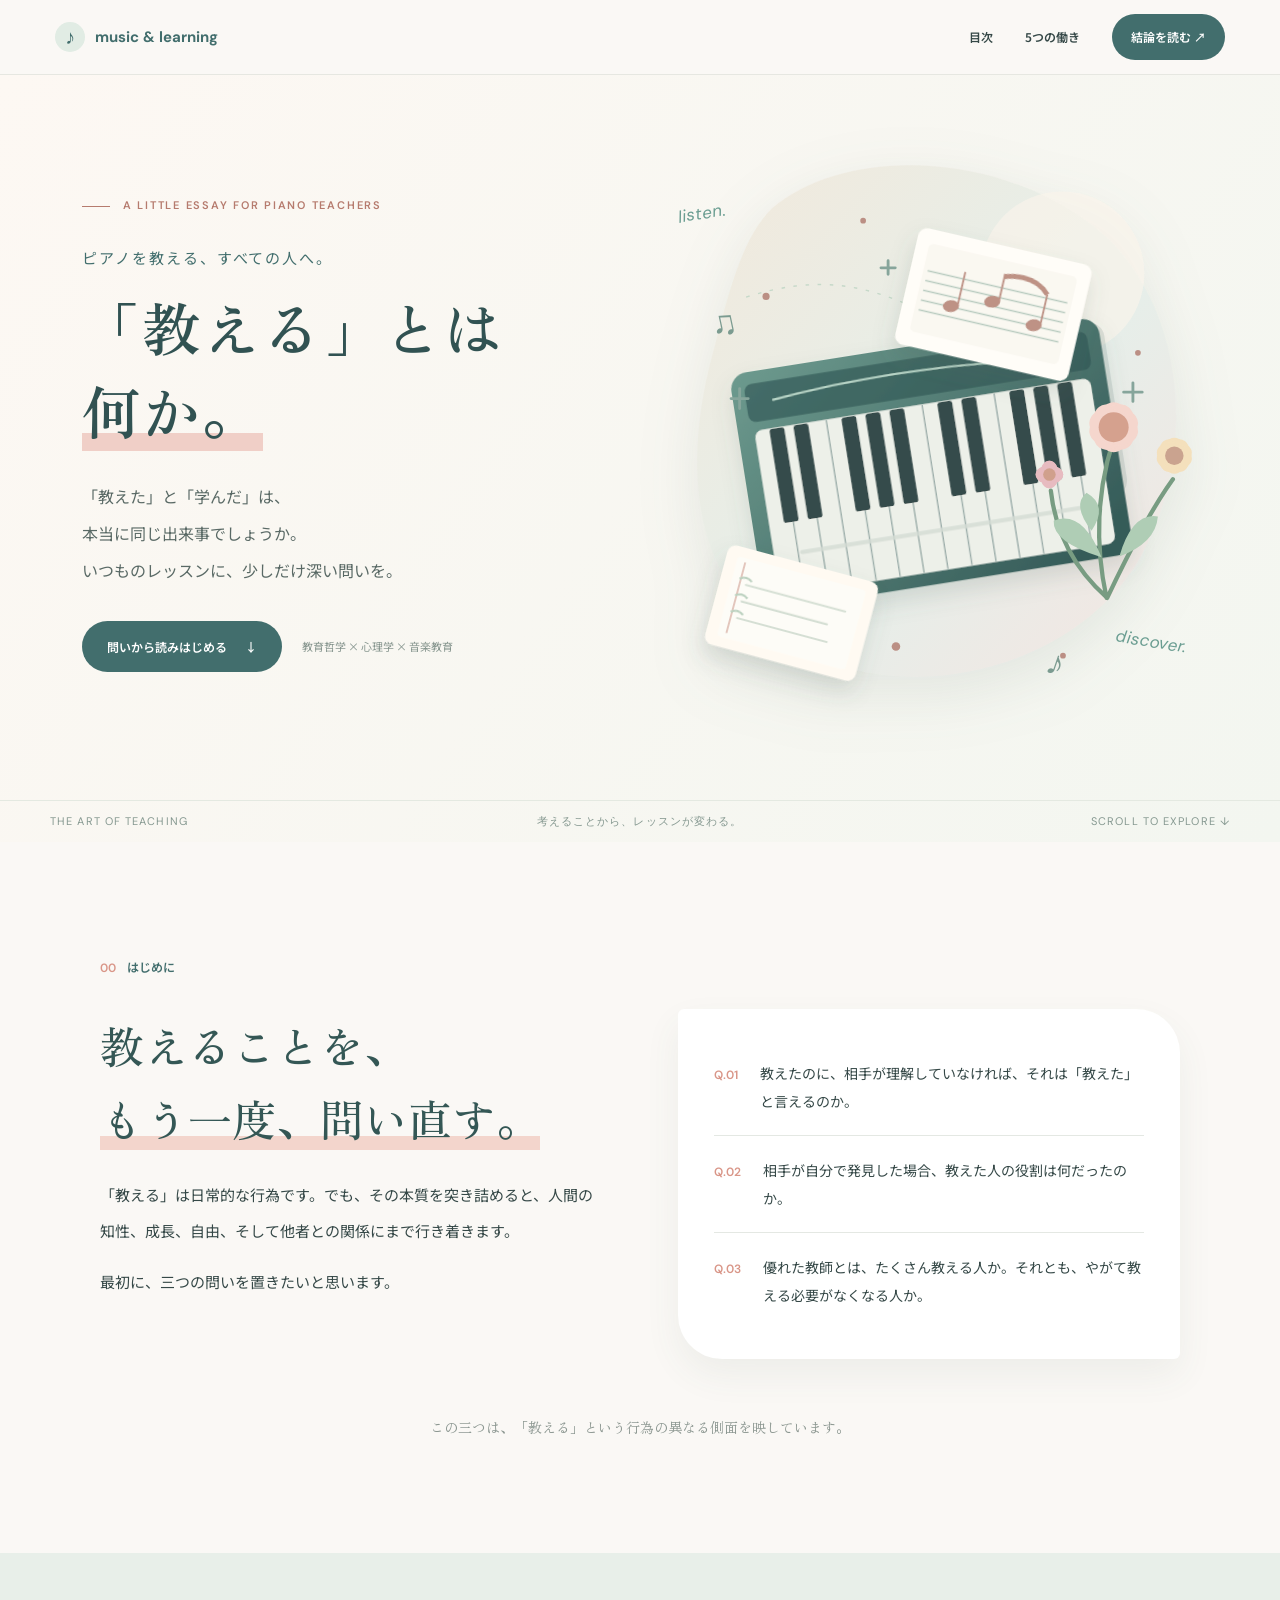
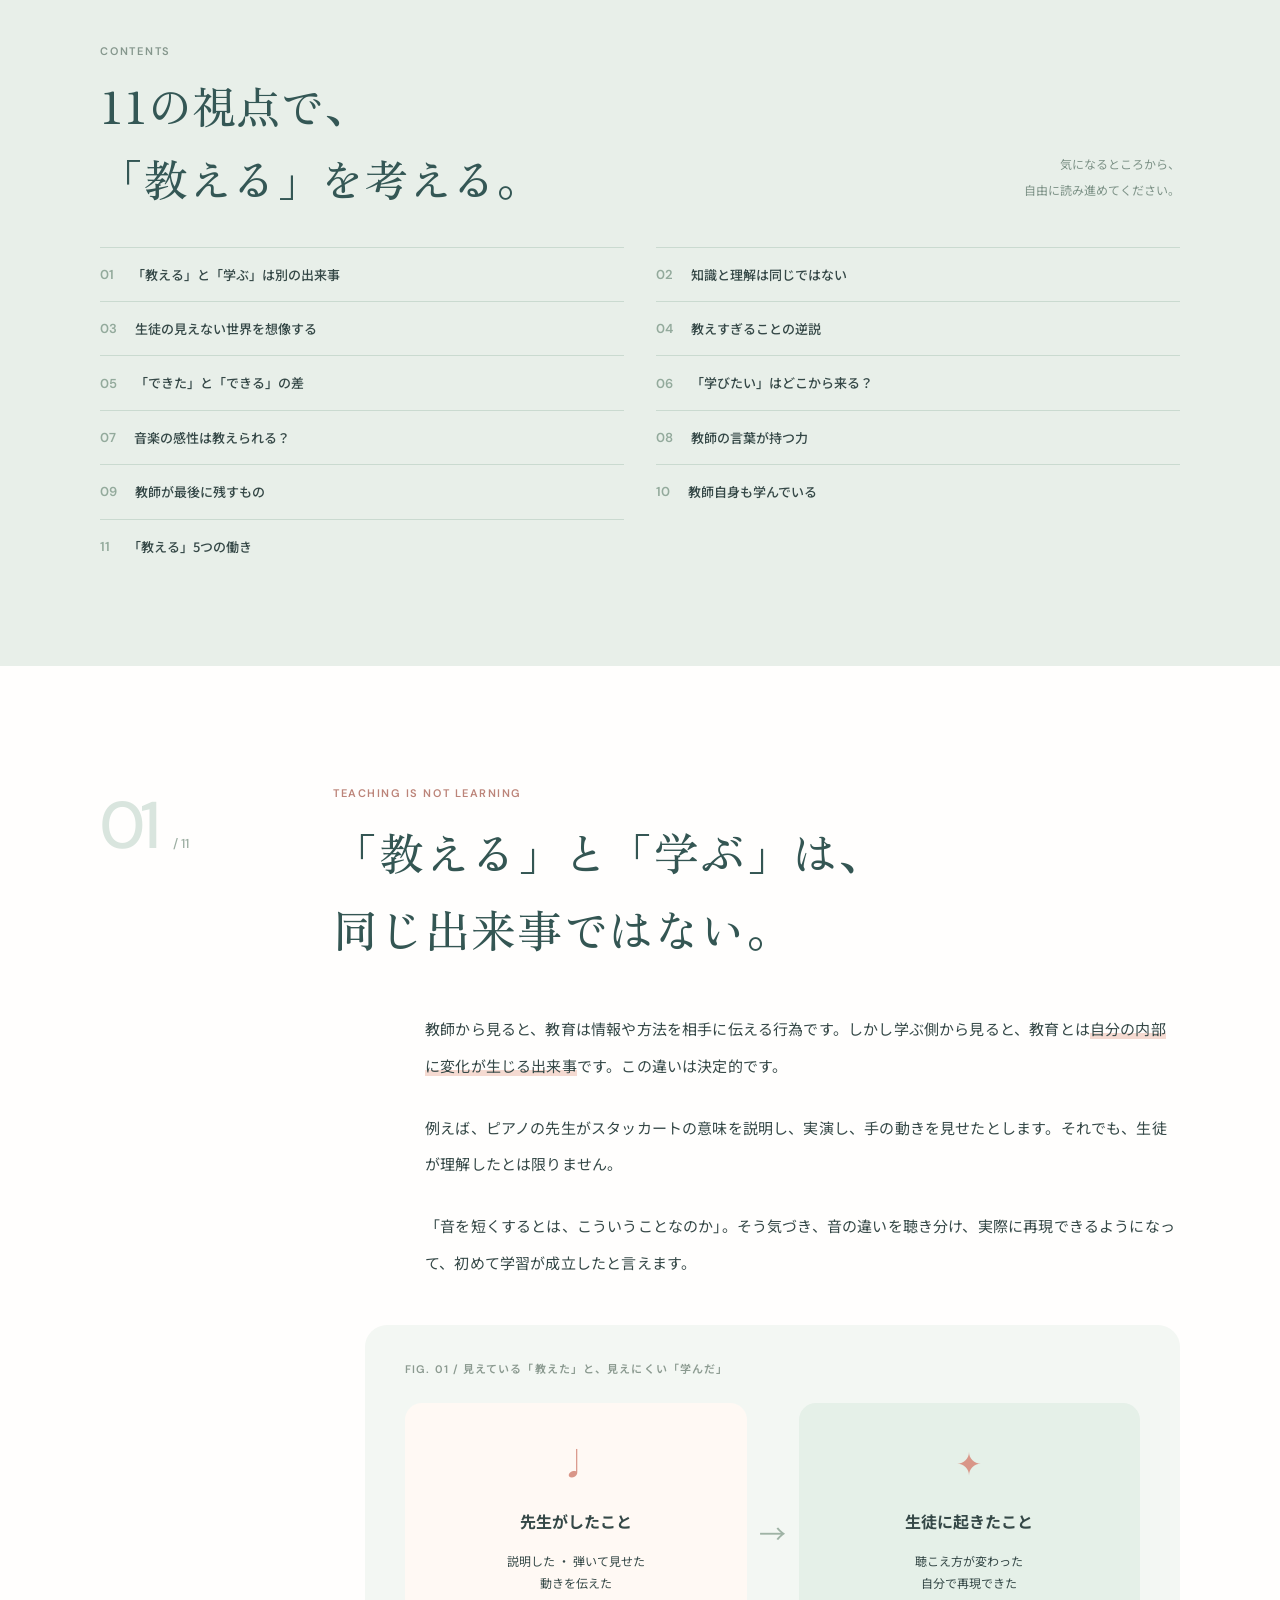
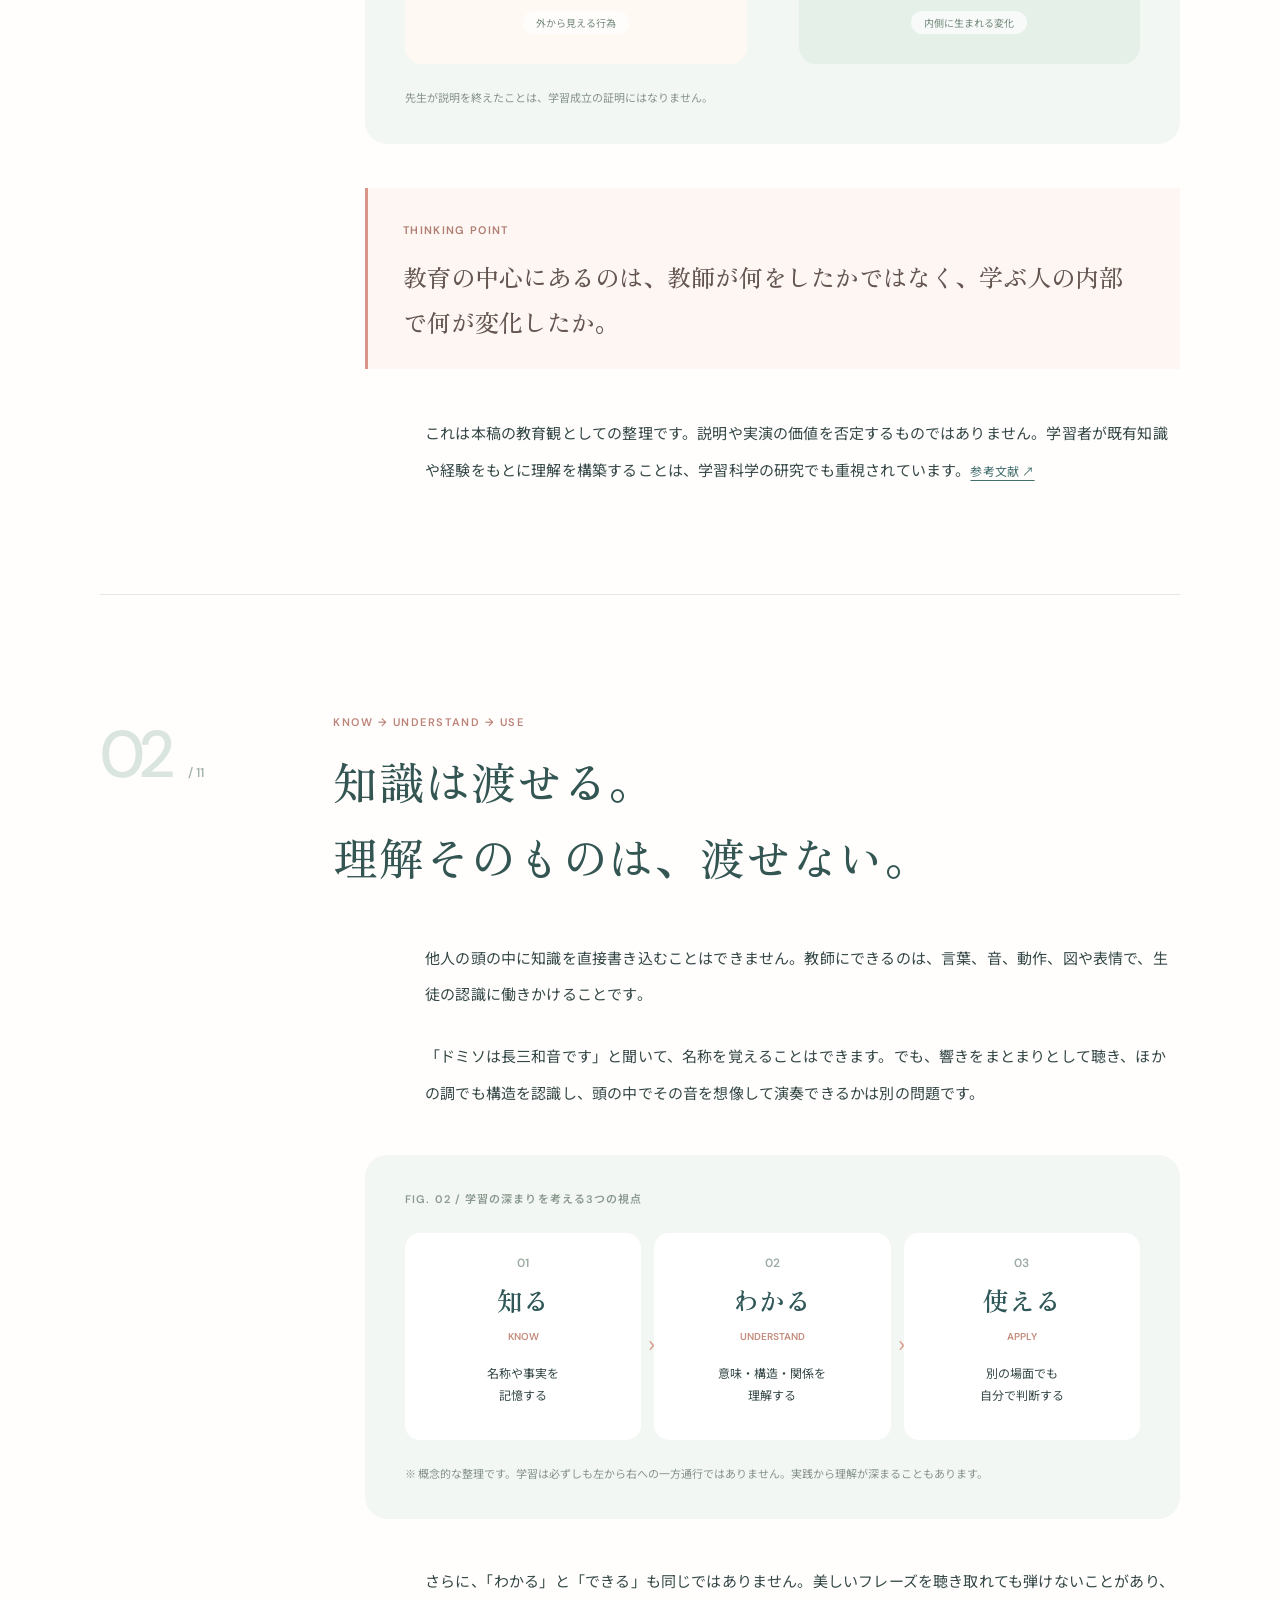
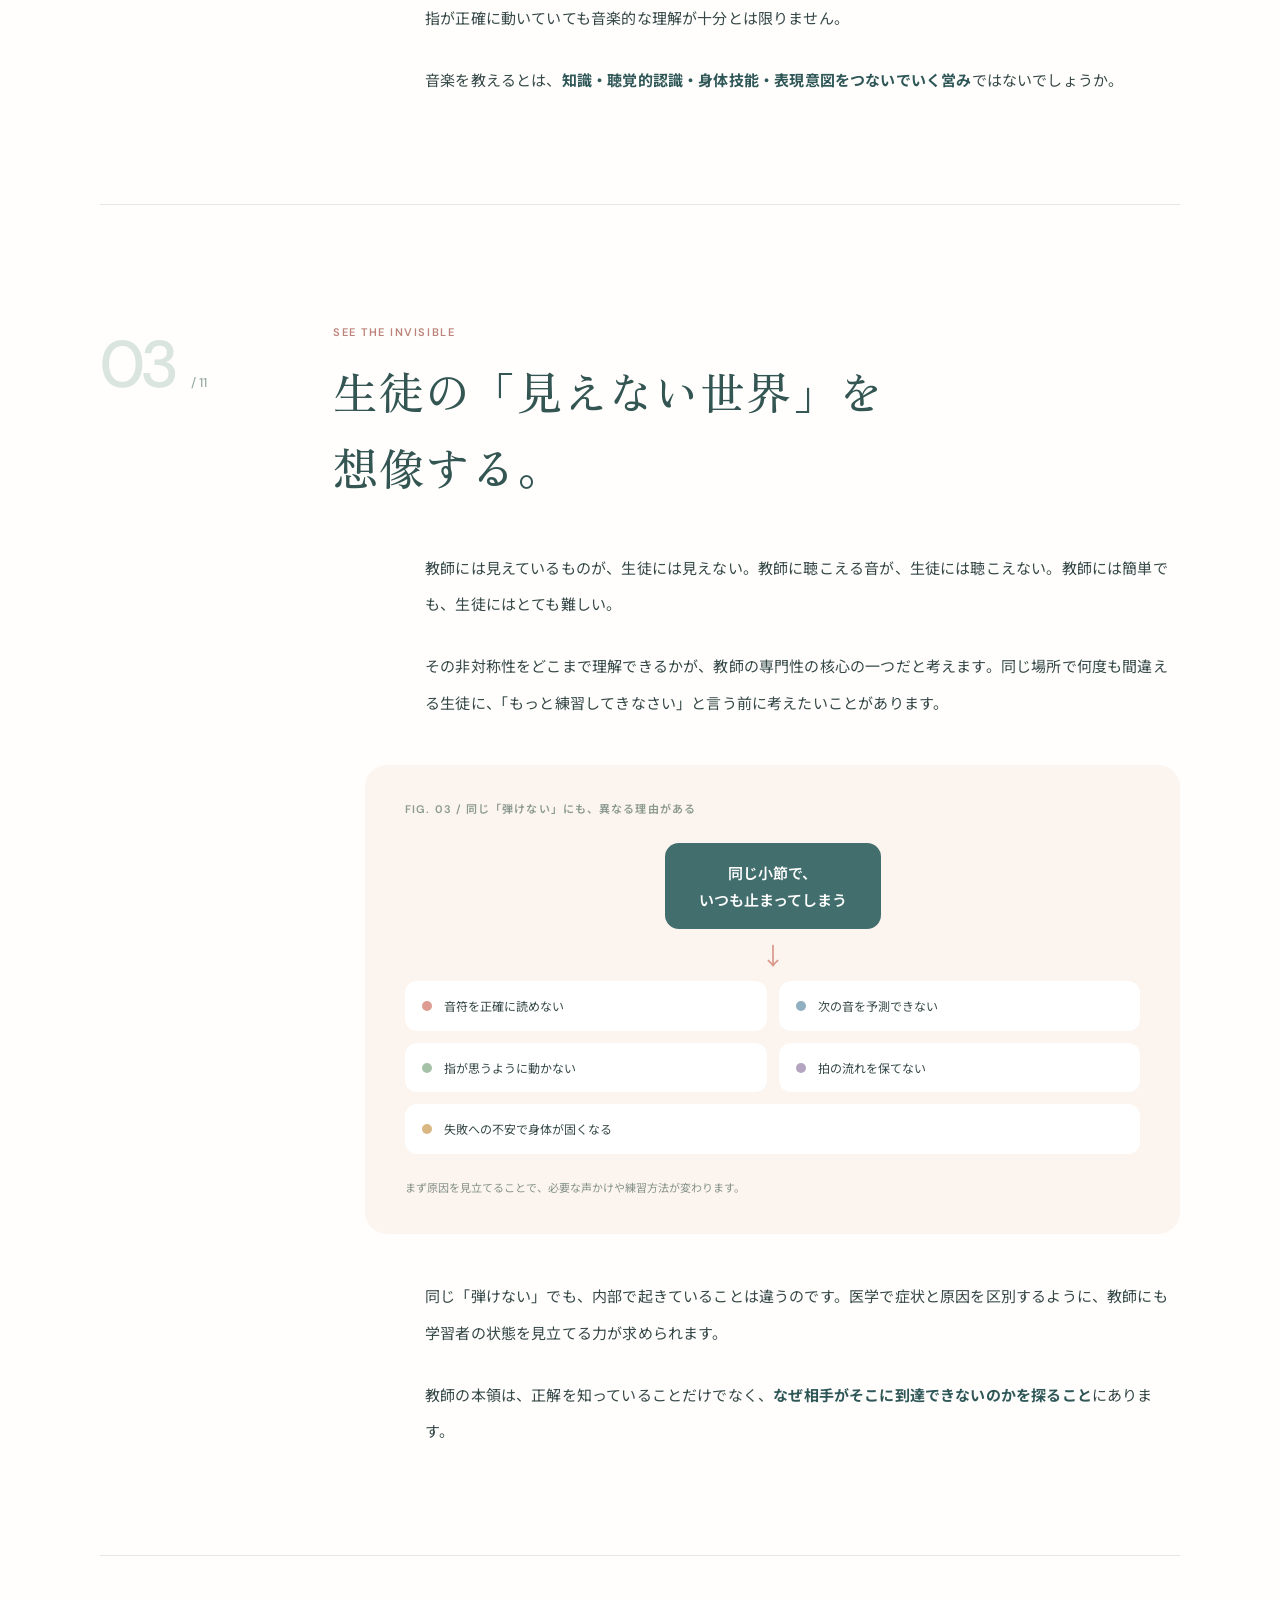
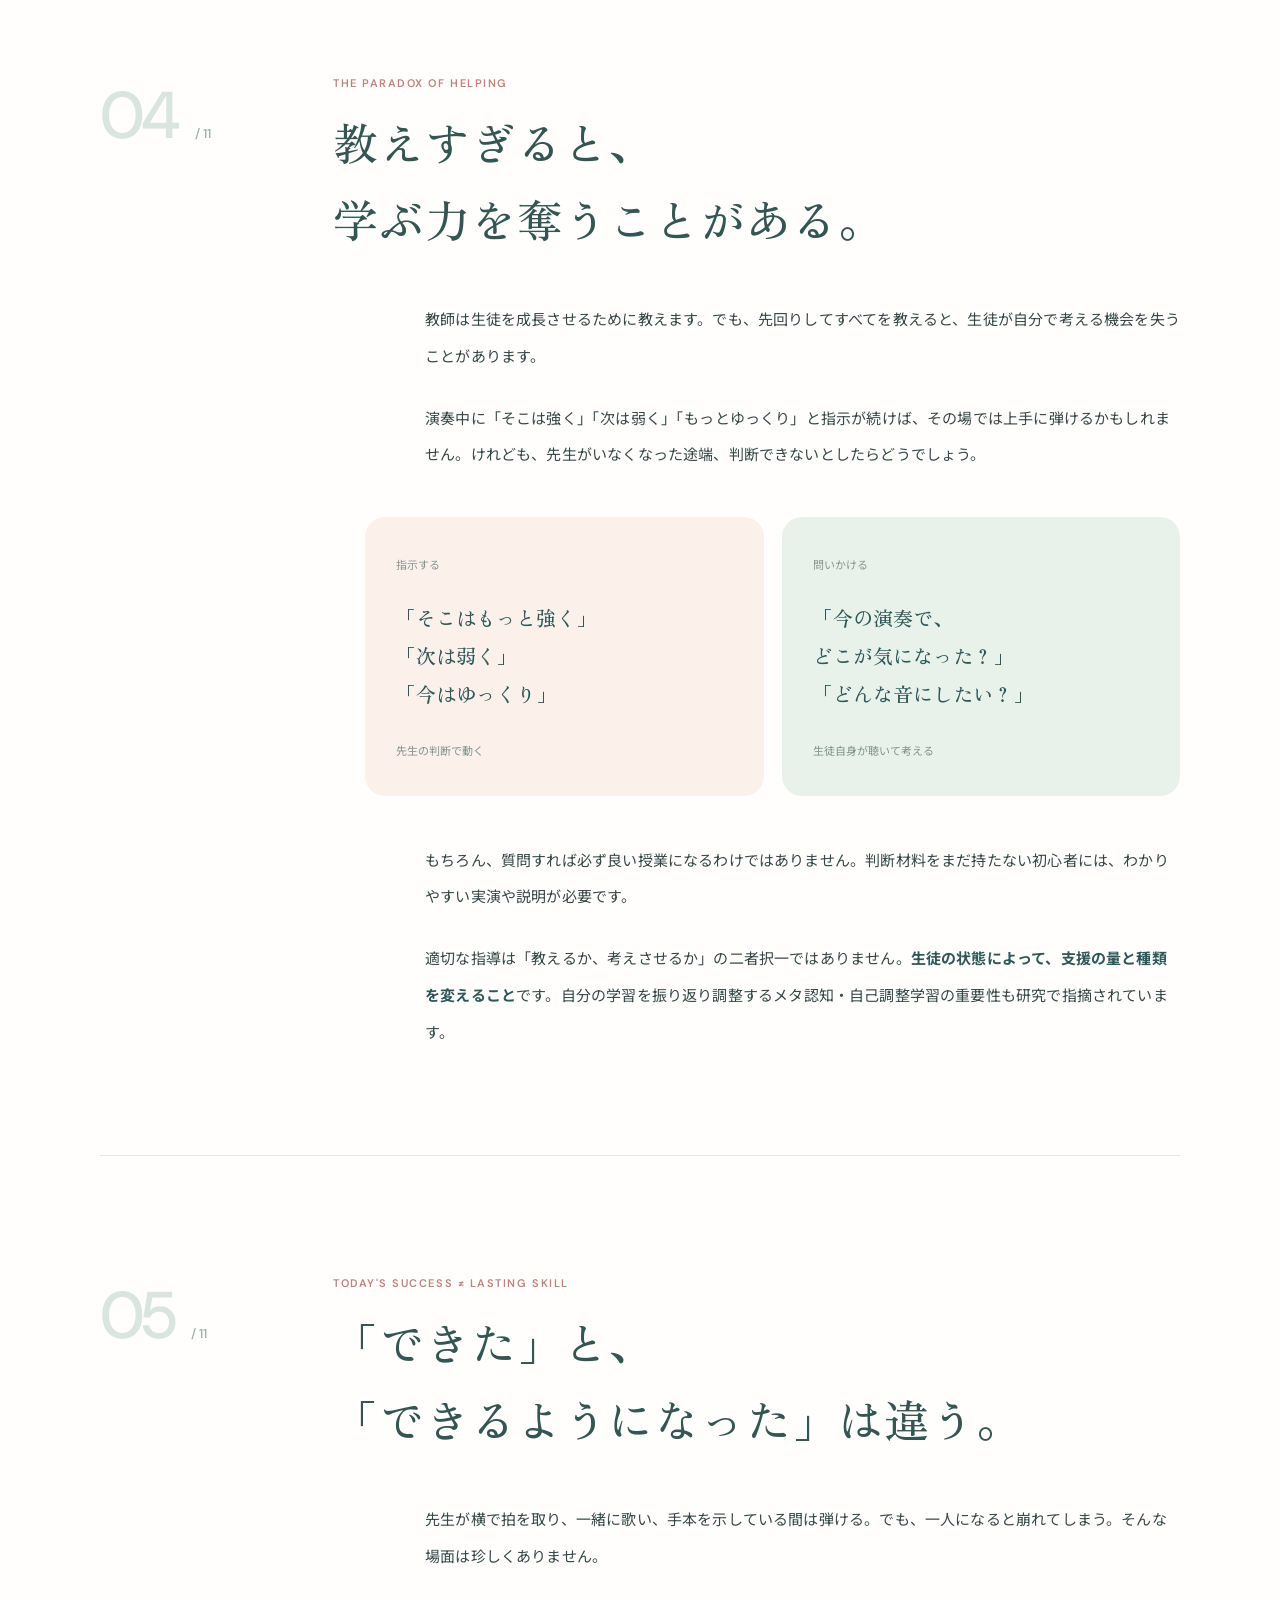
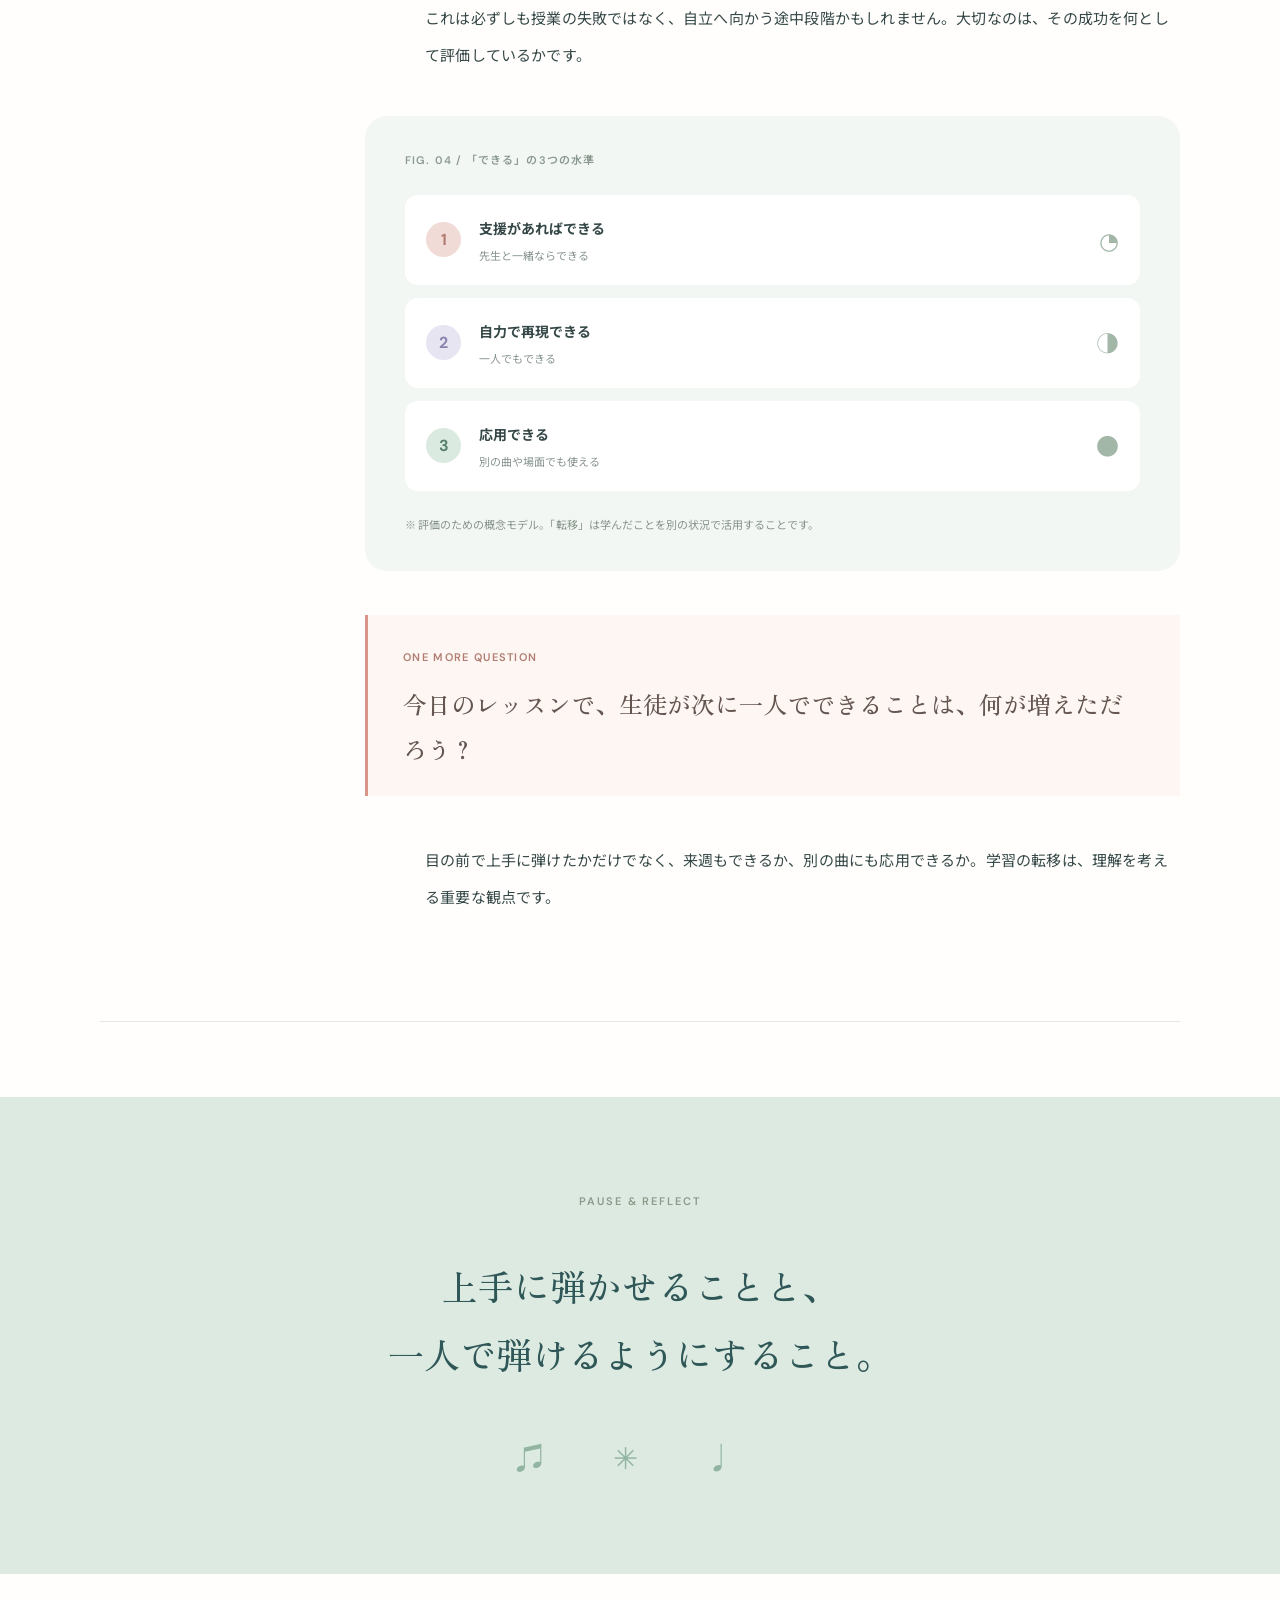
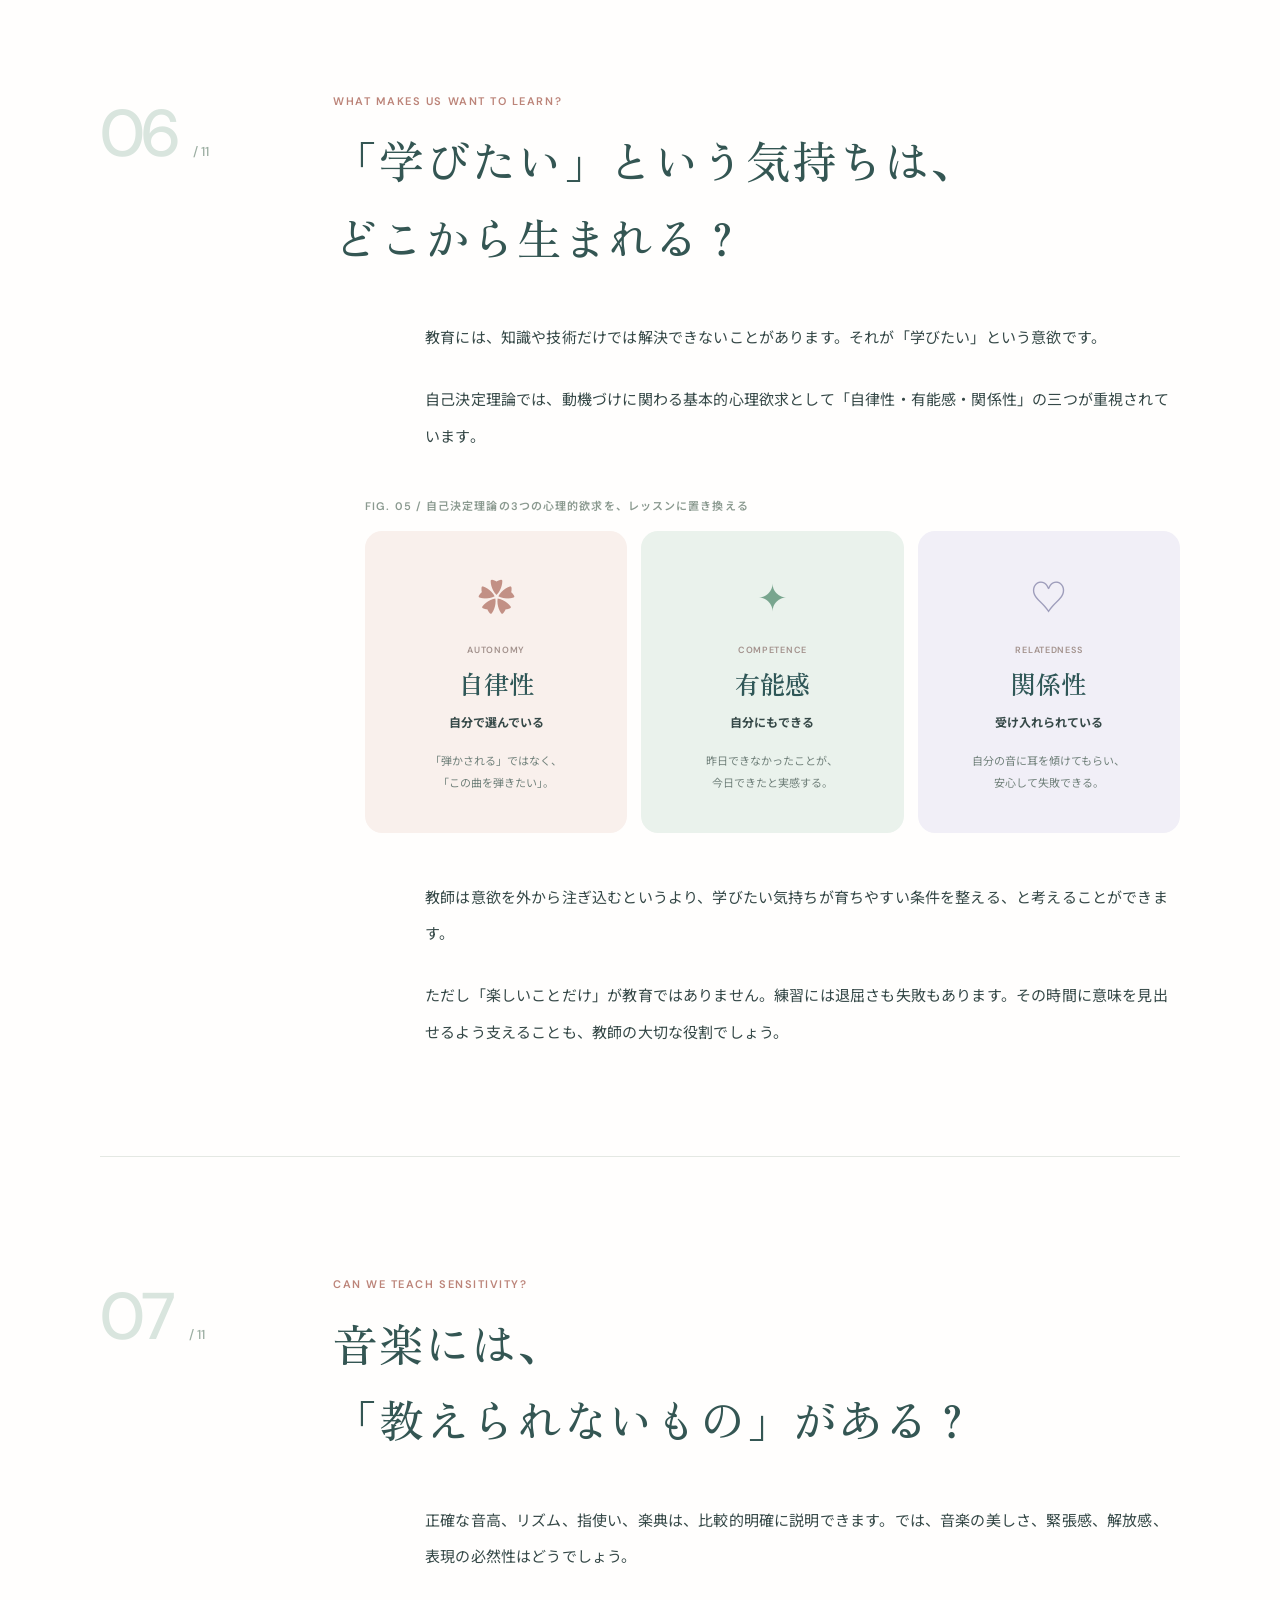
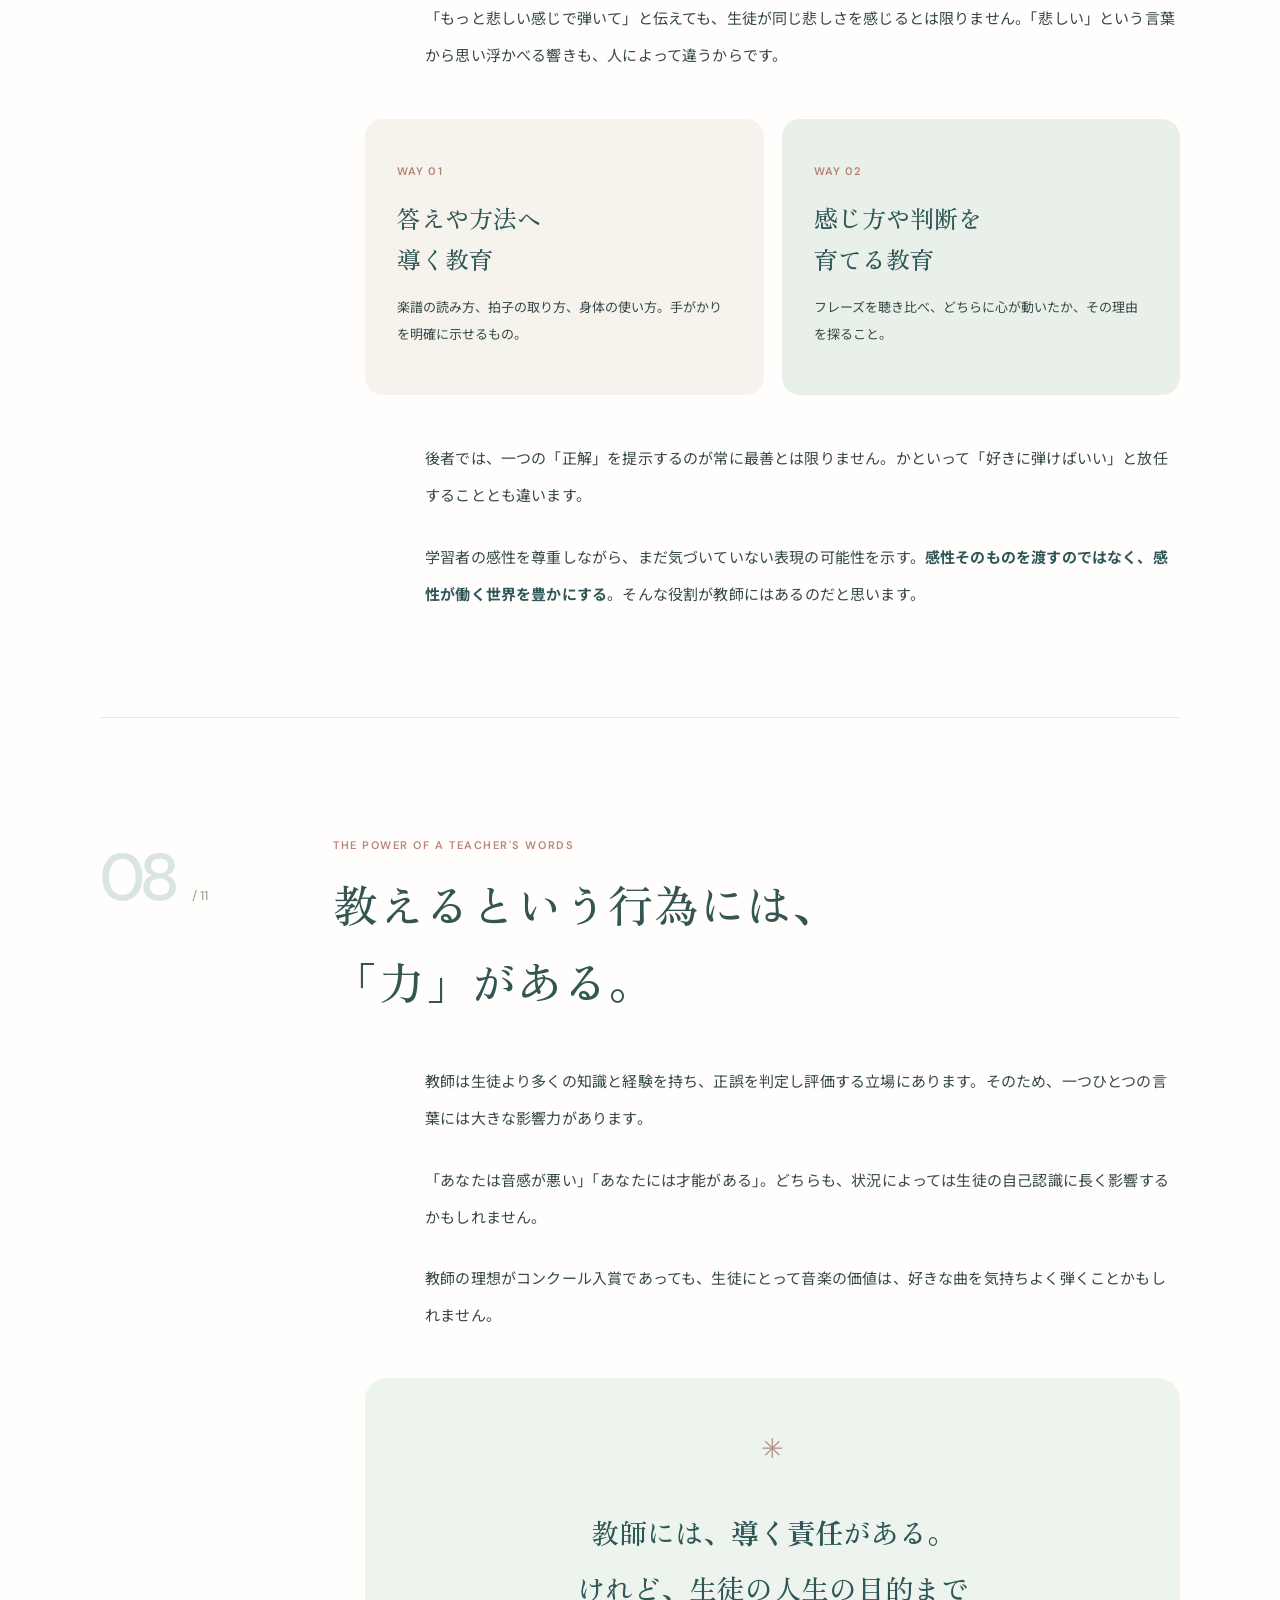
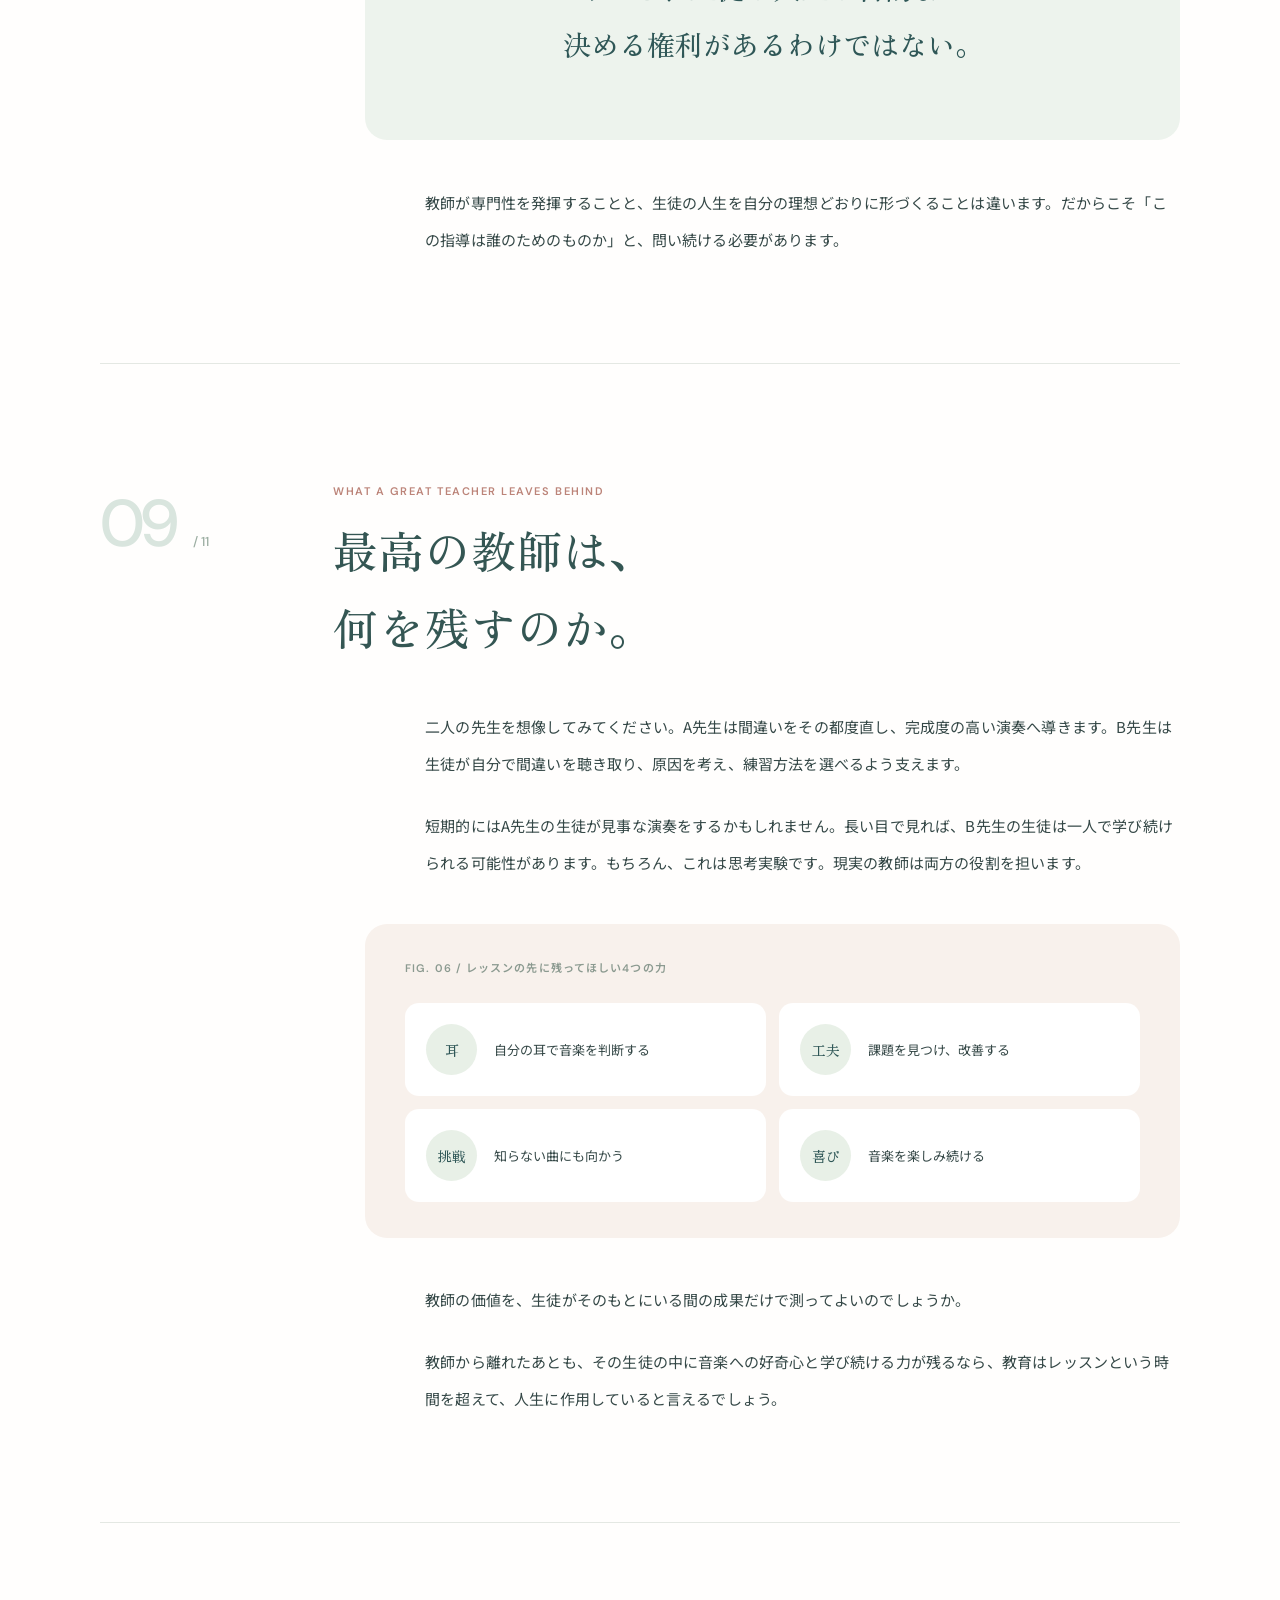
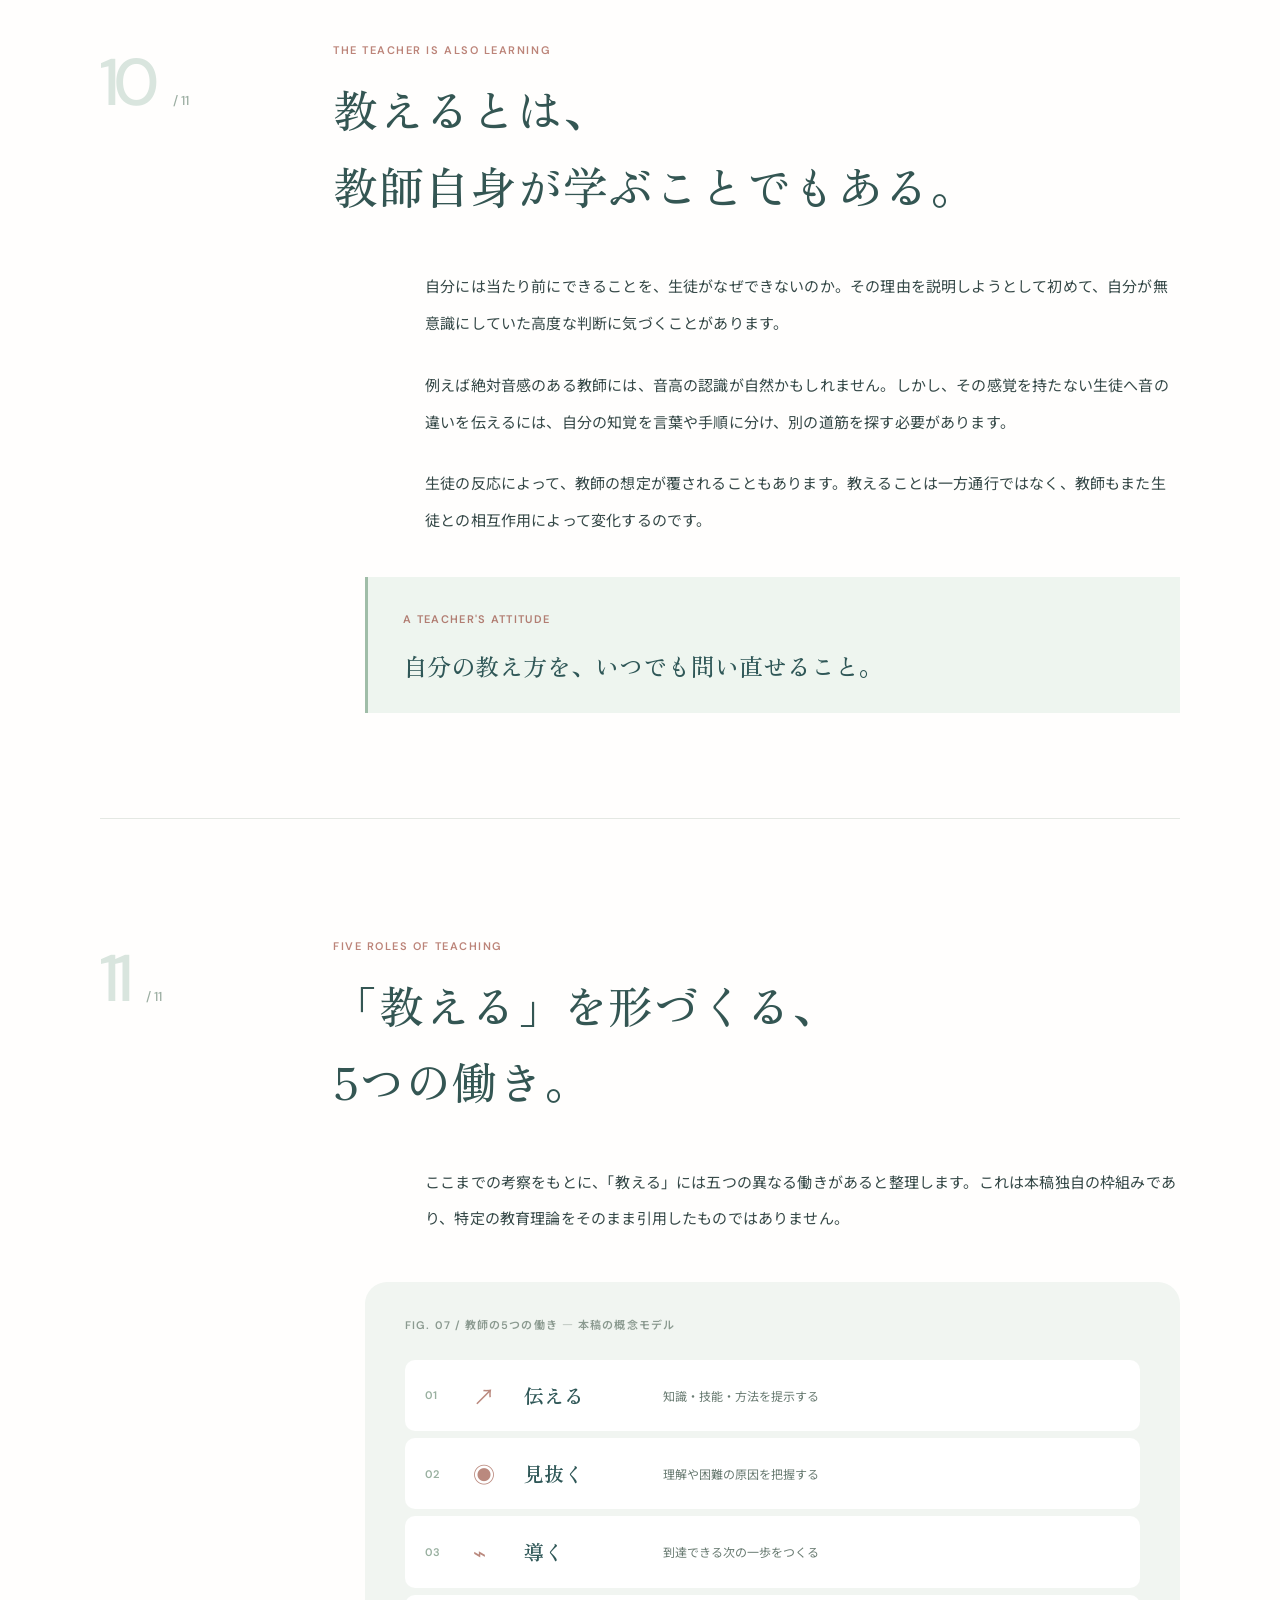
<file: teach/index.html>
<!doctype html>
<html lang="ja">
<head>
  <meta charset="utf-8">
  <meta name="viewport" content="width=device-width,initial-scale=1">
  <meta name="color-scheme" content="light">
  <meta name="theme-color" content="#faf8f5">
  <title>「教える」とは何か。｜ピアノの先生と考える、教育の本質</title>
  <meta name="description" content="教えたのに、伝わらないのはなぜ？ ピアノ指導者に向けて、学ぶ人の変化、自立、動機づけ、感性の育て方を、哲学・心理学・学習科学と11の視点から考えます。">
  <meta name="robots" content="index,follow,max-image-preview:large">
  <link rel="canonical" href="https://kens-pro.github.io/Column001/teach/">
  <meta property="og:type" content="article">
  <meta property="og:locale" content="ja_JP">
  <meta property="og:title" content="「教える」とは何か。｜ピアノの先生と考える、教育の本質">
  <meta property="og:description" content="教えることの中心には、先生の説明ではなく、生徒の中で起こる変化がある。11の視点から、音楽を教える意味を見つめ直す読みもの。">
  <meta property="og:url" content="https://kens-pro.github.io/Column001/teach/">
  <meta property="og:image" content="https://kens-pro.github.io/Column001/teach/hero.svg">
  <meta name="twitter:card" content="summary_large_image">
  <link rel="preconnect" href="https://fonts.googleapis.com">
  <link rel="preconnect" href="https://fonts.gstatic.com" crossorigin>
  <link href="https://fonts.googleapis.com/css2?family=DM+Sans:wght@400;500;600;700&family=Noto+Sans+JP:wght@400;500;600;700&family=Zen+Old+Mincho:wght@400;500;600;700&display=swap" rel="stylesheet">
  <link rel="stylesheet" href="./styles.css">
  <script type="application/ld+json">{"@context":"https://schema.org","@type":"Article","headline":"「教える」とは何か。","description":"教育の本質を哲学・心理学・学習科学・音楽教育の観点から考察する","inLanguage":"ja-JP","mainEntityOfPage":"https://kens-pro.github.io/Column001/teach/","author":{"@type":"Organization","name":"トリイミュージック"},"publisher":{"@type":"Organization","name":"トリイミュージック"},"about":[{"@type":"Thing","name":"音楽教育"},{"@type":"Thing","name":"ピアノ指導"},{"@type":"Thing","name":"学習科学"}]}</script>
  <!-- 既存LPでも利用されているGTMコンテナ。GA4/Clarityタグの実際の発火設定はGTM側で別途検証が必要です。 -->
  <script>(function(w,d,s,l,i){w[l]=w[l]||[];w[l].push({'gtm.start':new Date().getTime(),event:'gtm.js'});var f=d.getElementsByTagName(s)[0],j=d.createElement(s),dl=l!=='dataLayer'?'&l='+l:'';j.async=true;j.src='https://www.googletagmanager.com/gtm.js?id='+i+dl;f.parentNode.insertBefore(j,f);})(window,document,'script','dataLayer','GTM-WHZRZKGG');</script>
  <!-- ClarityのプロジェクトIDが判明したら content にセット。空の間はロードしません（誤計測防止）。 -->
  <meta name="clarity-project-id" content="">
</head>
<body>
<noscript><iframe src="https://www.googletagmanager.com/ns.html?id=GTM-WHZRZKGG" height="0" width="0" style="display:none;visibility:hidden" title="GTM"></iframe></noscript>
<a class="skip-link" href="#main">本文へ移動</a>
<div id="reading-progress" class="reading-progress" role="presentation"></div>
<header class="site-header">
  <div class="header-inner">
    <a class="wordmark" href="#top" aria-label="記事の先頭へ"><span class="wordmark-mark">♪</span> <span>music &amp; learning</span></a>
    <nav class="header-nav" aria-label="ページ内メニュー"><a href="#contents">目次</a><a href="#five-works">5つの働き</a><a class="header-pill" href="#conclusion">結論を読む <span aria-hidden="true">↗</span></a></nav>
  </div>
</header>
<main id="main">
<section class="hero" id="top" aria-labelledby="hero-title">
  <div class="hero-inner">
    <div class="hero-copy">
      <p class="eyebrow"><span class="eyebrow-line"></span> A LITTLE ESSAY FOR PIANO TEACHERS</p>
      <p class="hero-preface">ピアノを教える、すべての人へ。</p>
      <h1 id="hero-title"><span class="hero-title-line">「教える」とは</span><span class="hero-title-line hero-title-line-accent">何か。</span></h1>
      <p class="hero-description">「教えた」と「学んだ」は、<br>本当に同じ出来事でしょうか。<br>いつものレッスンに、少しだけ深い問いを。</p>
      <div class="hero-actions"><a class="button button-main" href="#questions">問いから読みはじめる <span aria-hidden="true">↓</span></a><span class="read-meta">教育哲学 × 心理学 × 音楽教育</span></div>
    </div>
    <div class="hero-visual">
      <img src="./hero.svg" alt="鍵盤、楽譜、花、ノートを組み合わせた淡い色彩のオリジナルイラスト" width="800" height="840" fetchpriority="high">
      <span class="visual-note note-one">listen.</span><span class="visual-note note-two">discover.</span>
    </div>
  </div>
  <div class="hero-bottom"><span>THE ART OF TEACHING</span><span>考えることから、レッスンが変わる。</span><span>SCROLL TO EXPLORE ↓</span></div>
</section>

<section class="opening section-wrap" id="questions" data-article-section="questions">
 <div class="section-kicker"><span class="small-num">00</span> はじめに</div>
 <div class="opening-grid">
  <div><h2 class="display-heading">教えることを、<br><span class="accent-underline">もう一度、問い直す。</span></h2><p>「教える」は日常的な行為です。でも、その本質を突き詰めると、人間の知性、成長、自由、そして他者との関係にまで行き着きます。</p><p>最初に、三つの問いを置きたいと思います。</p></div>
  <div class="question-stack">
    <div class="question-item"><span class="question-num">Q.01</span><p>教えたのに、相手が理解していなければ、それは「教えた」と言えるのか。</p></div>
    <div class="question-item"><span class="question-num">Q.02</span><p>相手が自分で発見した場合、教えた人の役割は何だったのか。</p></div>
    <div class="question-item"><span class="question-num">Q.03</span><p>優れた教師とは、たくさん教える人か。それとも、やがて教える必要がなくなる人か。</p></div>
  </div>
 </div>
 <p class="soft-note">この三つは、「教える」という行為の異なる側面を映しています。</p>
</section>

<section class="toc-panel" id="contents" aria-labelledby="toc-title">
 <div class="section-wrap toc-inner">
   <div class="toc-heading"><div><p class="eyebrow muted">CONTENTS</p><h2 id="toc-title">11の視点で、<br>「教える」を考える。</h2></div><p>気になるところから、<br>自由に読み進めてください。</p></div>
   <ol class="toc-grid">
    <li><a href="#chapter-1"><span>01</span>「教える」と「学ぶ」は別の出来事</a></li>
    <li><a href="#chapter-2"><span>02</span>知識と理解は同じではない</a></li>
    <li><a href="#chapter-3"><span>03</span>生徒の見えない世界を想像する</a></li>
    <li><a href="#chapter-4"><span>04</span>教えすぎることの逆説</a></li>
    <li><a href="#chapter-5"><span>05</span>「できた」と「できる」の差</a></li>
    <li><a href="#chapter-6"><span>06</span>「学びたい」はどこから来る？</a></li>
    <li><a href="#chapter-7"><span>07</span>音楽の感性は教えられる？</a></li>
    <li><a href="#chapter-8"><span>08</span>教師の言葉が持つ力</a></li>
    <li><a href="#chapter-9"><span>09</span>教師が最後に残すもの</a></li>
    <li><a href="#chapter-10"><span>10</span>教師自身も学んでいる</a></li>
    <li><a href="#five-works"><span>11</span>「教える」5つの働き</a></li>
   </ol>
 </div>
</section>

<div class="article">
<section class="chapter section-wrap" id="chapter-1" data-article-section="01">
 <div class="chapter-header"><span class="chapter-no">01 <small>/ 11</small></span><div><p class="chapter-overline">TEACHING IS NOT LEARNING</p><h2>「教える」と「学ぶ」は、<br>同じ出来事ではない。</h2></div></div>
 <div class="prose"><p>教師から見ると、教育は情報や方法を相手に伝える行為です。しかし学ぶ側から見ると、教育とは<span class="marker">自分の内部に変化が生じる出来事</span>です。この違いは決定的です。</p><p>例えば、ピアノの先生がスタッカートの意味を説明し、実演し、手の動きを見せたとします。それでも、生徒が理解したとは限りません。</p><p>「音を短くするとは、こういうことなのか」。そう気づき、音の違いを聴き分け、実際に再現できるようになって、初めて学習が成立したと言えます。</p></div>
 <figure class="visual-card compare-figure"><figcaption class="figure-label">FIG. 01 / 見えている「教えた」と、見えにくい「学んだ」</figcaption><div class="compare-cols"><div class="compare-box teacher"><span class="diagram-icon">♩</span><strong>先生がしたこと</strong><p>説明した ・ 弾いて見せた<br>動きを伝えた</p><span class="diagram-caption">外から見える行為</span></div><div class="figure-arrow" aria-hidden="true">→</div><div class="compare-box student"><span class="diagram-icon">✦</span><strong>生徒に起きたこと</strong><p>聴こえ方が変わった<br>自分で再現できた</p><span class="diagram-caption">内側に生まれる変化</span></div></div><p class="figure-foot">先生が説明を終えたことは、学習成立の証明にはなりません。</p></figure>
 <div class="insight"><span>THINKING POINT</span><p>教育の中心にあるのは、教師が何をしたかではなく、学ぶ人の内部で何が変化したか。</p></div>
 <div class="prose"><p>これは本稿の教育観としての整理です。説明や実演の価値を否定するものではありません。学習者が既有知識や経験をもとに理解を構築することは、学習科学の研究でも重視されています。<a class="source-link" href="#sources">参考文献 ↗</a></p></div>
</section>

<section class="chapter section-wrap" id="chapter-2" data-article-section="02">
 <div class="chapter-header"><span class="chapter-no">02 <small>/ 11</small></span><div><p class="chapter-overline">KNOW → UNDERSTAND → USE</p><h2>知識は渡せる。<br>理解そのものは、渡せない。</h2></div></div>
 <div class="prose"><p>他人の頭の中に知識を直接書き込むことはできません。教師にできるのは、言葉、音、動作、図や表情で、生徒の認識に働きかけることです。</p><p>「ドミソは長三和音です」と聞いて、名称を覚えることはできます。でも、響きをまとまりとして聴き、ほかの調でも構造を認識し、頭の中でその音を想像して演奏できるかは別の問題です。</p></div>
 <figure class="visual-card steps-figure"><figcaption class="figure-label">FIG. 02 / 学習の深まりを考える3つの視点</figcaption><div class="step-grid"><div class="step-item"><span class="step-count">01</span><strong>知る</strong><span class="step-en">KNOW</span><p>名称や事実を<br>記憶する</p></div><div class="step-item"><span class="step-count">02</span><strong>わかる</strong><span class="step-en">UNDERSTAND</span><p>意味・構造・関係を<br>理解する</p></div><div class="step-item"><span class="step-count">03</span><strong>使える</strong><span class="step-en">APPLY</span><p>別の場面でも<br>自分で判断する</p></div></div><p class="figure-foot">※ 概念的な整理です。学習は必ずしも左から右への一方通行ではありません。実践から理解が深まることもあります。</p></figure>
 <div class="prose"><p>さらに、「わかる」と「できる」も同じではありません。美しいフレーズを聴き取れても弾けないことがあり、指が正確に動いていても音楽的な理解が十分とは限りません。</p><p>音楽を教えるとは、<strong>知識・聴覚的認識・身体技能・表現意図をつないでいく営み</strong>ではないでしょうか。</p></div>
</section>

<section class="chapter section-wrap" id="chapter-3" data-article-section="03">
 <div class="chapter-header"><span class="chapter-no">03 <small>/ 11</small></span><div><p class="chapter-overline">SEE THE INVISIBLE</p><h2>生徒の「見えない世界」を<br>想像する。</h2></div></div>
 <div class="prose"><p>教師には見えているものが、生徒には見えない。教師に聴こえる音が、生徒には聴こえない。教師には簡単でも、生徒にはとても難しい。</p><p>その非対称性をどこまで理解できるかが、教師の専門性の核心の一つだと考えます。同じ場所で何度も間違える生徒に、「もっと練習してきなさい」と言う前に考えたいことがあります。</p></div>
 <figure class="visual-card diagnosis-figure"><figcaption class="figure-label">FIG. 03 / 同じ「弾けない」にも、異なる理由がある</figcaption><div class="diagnosis-top"><span class="diagnosis-mistake">同じ小節で、<br>いつも止まってしまう</span><span class="diagnosis-connector" aria-hidden="true">↓</span></div><div class="cause-grid"><div><span class="cause-dot salmon"></span>音符を正確に読めない</div><div><span class="cause-dot blue"></span>次の音を予測できない</div><div><span class="cause-dot green"></span>指が思うように動かない</div><div><span class="cause-dot purple"></span>拍の流れを保てない</div><div class="wide"><span class="cause-dot orange"></span>失敗への不安で身体が固くなる</div></div><p class="figure-foot">まず原因を見立てることで、必要な声かけや練習方法が変わります。</p></figure>
 <div class="prose"><p>同じ「弾けない」でも、内部で起きていることは違うのです。医学で症状と原因を区別するように、教師にも学習者の状態を見立てる力が求められます。</p><p>教師の本領は、正解を知っていることだけでなく、<strong>なぜ相手がそこに到達できないのかを探ること</strong>にあります。</p></div>
</section>

<section class="chapter section-wrap" id="chapter-4" data-article-section="04">
 <div class="chapter-header"><span class="chapter-no">04 <small>/ 11</small></span><div><p class="chapter-overline">THE PARADOX OF HELPING</p><h2>教えすぎると、<br>学ぶ力を奪うことがある。</h2></div></div>
 <div class="prose"><p>教師は生徒を成長させるために教えます。でも、先回りしてすべてを教えると、生徒が自分で考える機会を失うことがあります。</p><p>演奏中に「そこは強く」「次は弱く」「もっとゆっくり」と指示が続けば、その場では上手に弾けるかもしれません。けれども、先生がいなくなった途端、判断できないとしたらどうでしょう。</p></div>
 <div class="quote-pair"><div class="speech speech-direct"><span class="speech-label">指示する</span><p>「そこはもっと強く」<br>「次は弱く」<br>「今はゆっくり」</p><span class="speech-foot">先生の判断で動く</span></div><div class="speech speech-question"><span class="speech-label">問いかける</span><p>「今の演奏で、<br>どこが気になった？」<br>「どんな音にしたい？」</p><span class="speech-foot">生徒自身が聴いて考える</span></div></div>
 <div class="prose"><p>もちろん、質問すれば必ず良い授業になるわけではありません。判断材料をまだ持たない初心者には、わかりやすい実演や説明が必要です。</p><p>適切な指導は「教えるか、考えさせるか」の二者択一ではありません。<strong>生徒の状態によって、支援の量と種類を変えること</strong>です。自分の学習を振り返り調整するメタ認知・自己調整学習の重要性も研究で指摘されています。</p></div>
</section>

<section class="chapter section-wrap" id="chapter-5" data-article-section="05">
 <div class="chapter-header"><span class="chapter-no">05 <small>/ 11</small></span><div><p class="chapter-overline">TODAY'S SUCCESS ≠ LASTING SKILL</p><h2>「できた」と、<br>「できるようになった」は違う。</h2></div></div>
 <div class="prose"><p>先生が横で拍を取り、一緒に歌い、手本を示している間は弾ける。でも、一人になると崩れてしまう。そんな場面は珍しくありません。</p><p>これは必ずしも授業の失敗ではなく、自立へ向かう途中段階かもしれません。大切なのは、その成功を何として評価しているかです。</p></div>
 <figure class="visual-card independence-figure"><figcaption class="figure-label">FIG. 04 / 「できる」の3つの水準</figcaption><div class="level-list"><div class="level"><span class="level-bubble">1</span><div><strong>支援があればできる</strong><p>先生と一緒ならできる</p></div><span class="level-icon">◔</span></div><div class="level"><span class="level-bubble">2</span><div><strong>自力で再現できる</strong><p>一人でもできる</p></div><span class="level-icon">◑</span></div><div class="level"><span class="level-bubble">3</span><div><strong>応用できる</strong><p>別の曲や場面でも使える</p></div><span class="level-icon">●</span></div></div><p class="figure-foot">※ 評価のための概念モデル。「転移」は学んだことを別の状況で活用することです。</p></figure>
 <div class="insight"><span>ONE MORE QUESTION</span><p>今日のレッスンで、生徒が次に一人でできることは、何が増えただろう？</p></div>
 <div class="prose"><p>目の前で上手に弾けたかだけでなく、来週もできるか、別の曲にも応用できるか。学習の転移は、理解を考える重要な観点です。</p></div>
</section>

<section class="interlude" aria-hidden="true"><div class="interlude-inner"><span>PAUSE &amp; REFLECT</span><p>上手に弾かせることと、<br>一人で弾けるようにすること。</p><span class="interlude-decoration">♫ ✳ ♩</span></div></section>

<section class="chapter section-wrap" id="chapter-6" data-article-section="06">
 <div class="chapter-header"><span class="chapter-no">06 <small>/ 11</small></span><div><p class="chapter-overline">WHAT MAKES US WANT TO LEARN?</p><h2>「学びたい」という気持ちは、<br>どこから生まれる？</h2></div></div>
 <div class="prose"><p>教育には、知識や技術だけでは解決できないことがあります。それが「学びたい」という意欲です。</p><p>自己決定理論では、動機づけに関わる基本的心理欲求として「自律性・有能感・関係性」の三つが重視されています。</p></div>
 <figure class="motivation-grid"><figcaption class="figure-label full">FIG. 05 / 自己決定理論の3つの心理的欲求を、レッスンに置き換える</figcaption><div class="motive-card motive-one"><span class="motive-art">✿</span><span class="motive-en">AUTONOMY</span><h3>自律性</h3><strong>自分で選んでいる</strong><p>「弾かされる」ではなく、<br>「この曲を弾きたい」。</p></div><div class="motive-card motive-two"><span class="motive-art">✦</span><span class="motive-en">COMPETENCE</span><h3>有能感</h3><strong>自分にもできる</strong><p>昨日できなかったことが、<br>今日できたと実感する。</p></div><div class="motive-card motive-three"><span class="motive-art">♡</span><span class="motive-en">RELATEDNESS</span><h3>関係性</h3><strong>受け入れられている</strong><p>自分の音に耳を傾けてもらい、<br>安心して失敗できる。</p></div></figure>
 <div class="prose"><p>教師は意欲を外から注ぎ込むというより、学びたい気持ちが育ちやすい条件を整える、と考えることができます。</p><p>ただし「楽しいことだけ」が教育ではありません。練習には退屈さも失敗もあります。その時間に意味を見出せるよう支えることも、教師の大切な役割でしょう。</p></div>
</section>

<section class="chapter section-wrap" id="chapter-7" data-article-section="07">
 <div class="chapter-header"><span class="chapter-no">07 <small>/ 11</small></span><div><p class="chapter-overline">CAN WE TEACH SENSITIVITY?</p><h2>音楽には、<br>「教えられないもの」がある？</h2></div></div>
 <div class="prose"><p>正確な音高、リズム、指使い、楽典は、比較的明確に説明できます。では、音楽の美しさ、緊張感、解放感、表現の必然性はどうでしょう。</p><p>「もっと悲しい感じで弾いて」と伝えても、生徒が同じ悲しさを感じるとは限りません。「悲しい」という言葉から思い浮かべる響きも、人によって違うからです。</p></div>
 <div class="two-ways"><div><span class="way-label">WAY 01</span><h3>答えや方法へ<br>導く教育</h3><p>楽譜の読み方、拍子の取り方、身体の使い方。手がかりを明確に示せるもの。</p></div><div><span class="way-label">WAY 02</span><h3>感じ方や判断を<br>育てる教育</h3><p>フレーズを聴き比べ、どちらに心が動いたか、その理由を探ること。</p></div></div>
 <div class="prose"><p>後者では、一つの「正解」を提示するのが常に最善とは限りません。かといって「好きに弾けばいい」と放任することとも違います。</p><p>学習者の感性を尊重しながら、まだ気づいていない表現の可能性を示す。<strong>感性そのものを渡すのではなく、感性が働く世界を豊かにする</strong>。そんな役割が教師にはあるのだと思います。</p></div>
</section>

<section class="chapter section-wrap" id="chapter-8" data-article-section="08">
 <div class="chapter-header"><span class="chapter-no">08 <small>/ 11</small></span><div><p class="chapter-overline">THE POWER OF A TEACHER'S WORDS</p><h2>教えるという行為には、<br>「力」がある。</h2></div></div>
 <div class="prose"><p>教師は生徒より多くの知識と経験を持ち、正誤を判定し評価する立場にあります。そのため、一つひとつの言葉には大きな影響力があります。</p><p>「あなたは音感が悪い」「あなたには才能がある」。どちらも、状況によっては生徒の自己認識に長く影響するかもしれません。</p><p>教師の理想がコンクール入賞であっても、生徒にとって音楽の価値は、好きな曲を気持ちよく弾くことかもしれません。</p></div>
 <div class="ethics-card"><span class="ethics-spark">✳</span><p>教師には、<strong>導く責任</strong>がある。<br>けれど、生徒の人生の目的まで<br>決める権利があるわけではない。</p></div>
 <div class="prose"><p>教師が専門性を発揮することと、生徒の人生を自分の理想どおりに形づくることは違います。だからこそ「この指導は誰のためのものか」と、問い続ける必要があります。</p></div>
</section>

<section class="chapter section-wrap" id="chapter-9" data-article-section="09">
 <div class="chapter-header"><span class="chapter-no">09 <small>/ 11</small></span><div><p class="chapter-overline">WHAT A GREAT TEACHER LEAVES BEHIND</p><h2>最高の教師は、<br>何を残すのか。</h2></div></div>
 <div class="prose"><p>二人の先生を想像してみてください。A先生は間違いをその都度直し、完成度の高い演奏へ導きます。B先生は生徒が自分で間違いを聴き取り、原因を考え、練習方法を選べるよう支えます。</p><p>短期的にはA先生の生徒が見事な演奏をするかもしれません。長い目で見れば、B先生の生徒は一人で学び続けられる可能性があります。もちろん、これは思考実験です。現実の教師は両方の役割を担います。</p></div>
 <figure class="visual-card leave-figure"><figcaption class="figure-label">FIG. 06 / レッスンの先に残ってほしい4つの力</figcaption><div class="leave-grid"><div><span>耳</span>自分の耳で音楽を判断する</div><div><span>工夫</span>課題を見つけ、改善する</div><div><span>挑戦</span>知らない曲にも向かう</div><div><span>喜び</span>音楽を楽しみ続ける</div></div></figure>
 <div class="prose"><p>教師の価値を、生徒がそのもとにいる間の成果だけで測ってよいのでしょうか。</p><p>教師から離れたあとも、その生徒の中に音楽への好奇心と学び続ける力が残るなら、教育はレッスンという時間を超えて、人生に作用していると言えるでしょう。</p></div>
</section>

<section class="chapter section-wrap" id="chapter-10" data-article-section="10">
 <div class="chapter-header"><span class="chapter-no">10 <small>/ 11</small></span><div><p class="chapter-overline">THE TEACHER IS ALSO LEARNING</p><h2>教えるとは、<br>教師自身が学ぶことでもある。</h2></div></div>
 <div class="prose"><p>自分には当たり前にできることを、生徒がなぜできないのか。その理由を説明しようとして初めて、自分が無意識にしていた高度な判断に気づくことがあります。</p><p>例えば絶対音感のある教師には、音高の認識が自然かもしれません。しかし、その感覚を持たない生徒へ音の違いを伝えるには、自分の知覚を言葉や手順に分け、別の道筋を探す必要があります。</p><p>生徒の反応によって、教師の想定が覆されることもあります。教えることは一方通行ではなく、教師もまた生徒との相互作用によって変化するのです。</p></div>
 <div class="insight light"><span>A TEACHER'S ATTITUDE</span><p>自分の教え方を、いつでも問い直せること。</p></div>
</section>

<section class="chapter section-wrap chapter-eleven" id="five-works" data-article-section="11">
 <div class="chapter-header"><span class="chapter-no">11 <small>/ 11</small></span><div><p class="chapter-overline">FIVE ROLES OF TEACHING</p><h2>「教える」を形づくる、<br>5つの働き。</h2></div></div>
 <div class="prose"><p>ここまでの考察をもとに、「教える」には五つの異なる働きがあると整理します。これは本稿独自の枠組みであり、特定の教育理論をそのまま引用したものではありません。</p></div>
 <figure class="five-diagram"><figcaption class="figure-label">FIG. 07 / 教師の5つの働き ― 本稿の概念モデル</figcaption><div class="five-rows"><div class="five-row"><span class="five-index">01</span><span class="five-symbol">↗</span><strong>伝える</strong><p>知識・技能・方法を提示する</p></div><div class="five-row"><span class="five-index">02</span><span class="five-symbol">◉</span><strong>見抜く</strong><p>理解や困難の原因を把握する</p></div><div class="five-row"><span class="five-index">03</span><span class="five-symbol">⌁</span><strong>導く</strong><p>到達できる次の一歩をつくる</p></div><div class="five-row"><span class="five-index">04</span><span class="five-symbol">✳</span><strong>引き出す</strong><p>気づきと判断を促す</p></div><div class="five-row"><span class="five-index">05</span><span class="five-symbol">✧</span><strong>手放す</strong><p>教師なしでも学べるようにする</p></div></div></figure>
 <div class="prose"><p>「伝える」だけなら説明に終わり、「引き出す」だけでは必要な知識が不足するかもしれません。「手放す」ことを意識しなければ、教師への依存が続く可能性もあります。</p><p>生徒の成長に応じて、この五つの働きの組み合わせは変わっていく。その柔軟さこそが「教える」の奥行きなのだと思います。</p></div>
</section>
</div>

<section class="conclusion" id="conclusion" data-article-section="conclusion">
 <div class="section-wrap conclusion-inner"><p class="eyebrow">THE ESSENCE OF TEACHING</p><span class="conclusion-ornament" aria-hidden="true">✳</span><h2>教えるとは、<br><span>その人の内側に起こる</span><br>変化を支えること。</h2>
 <p class="conclusion-definition">他者が自分の力で世界を理解し、働きかけられるようになるために、その人の内側の変化を支える行為である。</p>
 <div class="conclusion-prose"><p>教師の最終的な目的は、自分の知識をすべて移すことではありません。生徒が、自分自身で学ぶ力を獲得することです。</p><p>音楽教育なら、先生がいなくても楽譜を読み、音を聴き、演奏を工夫し、音楽を楽しみ続けられるようになること。</p><p>人は体系的に教えられなくても多くを学びます。それでも、自然な学びだけでは見つけにくい世界へ誰かが導くことにも、教育の価値があるのでしょう。</p></div>
 </div>
</section>

<section class="final-question section-wrap" id="last-question" data-article-section="last-question">
 <span class="question-flower">✿</span><p class="eyebrow muted">ONE LAST QUESTION</p>
 <h2>音楽は教えることができる。<br>では、<em>音楽を感じる力</em>そのものは、<br>どこまで教えられるのだろう？</h2>
 <p>音感、内的聴覚、表現力、感性、そして教師の存在意義へ。<br>この問いに、簡単な正解はありません。</p>
 <div class="article-tools"><button type="button" id="share-button" class="button button-main">この記事をシェア <span aria-hidden="true">↗</span></button><a href="#contents" class="button button-ghost">もう一度、目次へ ↑</a></div>
 <p id="share-status" class="share-status" role="status" aria-live="polite"></p>
</section>

<section class="sources-section" id="sources" aria-labelledby="sources-title">
 <div class="section-wrap"><p class="eyebrow muted">FURTHER READING</p><h2 id="sources-title">参考にした研究・考え方</h2><p class="sources-notice">研究の知見と、筆者独自の考察・提案を区別して構成しています。図版は理解を助けるための概念図であり、実験結果や統計データを表すものではありません。</p>
 <ul class="source-list">
  <li><span>01</span><div><a href="https://www.nationalacademies.org/read/9853/chapter/6" target="_blank" rel="noopener noreferrer">National Research Council (2000), <i>How People Learn</i> — Learning and Transfer <span aria-hidden="true">↗</span></a><p>既有知識・理解の構築、学習の転移、メタ認知。</p></div></li>
  <li><span>02</span><div><a href="https://www.nationalacademies.org/read/24783/chapter/6" target="_blank" rel="noopener noreferrer">National Academies (2018), <i>How People Learn II</i> — Processes That Support Learning <span aria-hidden="true">↗</span></a><p>自己調整、メタ認知、学習を支える認知的過程。</p></div></li>
  <li><span>03</span><div><a href="https://www.nationalacademies.org/read/10126/chapter/2" target="_blank" rel="noopener noreferrer">National Research Council (2005), <i>How Students Learn</i> <span aria-hidden="true">↗</span></a><p>先行概念、知識の体系化と、学習を自己管理する視点。</p></div></li>
  <li><span>04</span><div><a href="https://selfdeterminationtheory.org/theory/" target="_blank" rel="noopener noreferrer">Self-Determination Theory — Theory Overview <span aria-hidden="true">↗</span></a><p>自律性・有能感・関係性という基本的心理欲求。</p></div></li>
 </ul></div>
</section>
</main>
<footer class="footer"><div class="section-wrap footer-inner"><div><span class="footer-mark">♪</span> <strong>music &amp; learning</strong><p>ピアノの先生と考える、音楽と学びのこと。</p></div><a href="#top">PAGE TOP ↑</a></div><div class="section-wrap footer-bottom"><span>© <span id="copyright-year">2026</span> トリイミュージック</span><span>広告・申込フォームのない読みものページです。</span></div></footer>
<script src="./app.js" defer></script>
</body>
</html>
</file>
<file: grow/styles.css>
:root{--bg:#faf8f5;--ink:#354847;--teal:#426e6d;--deep:#2f5757;--sage:#e8f0e9;--rose:#f9eeeb;--coral:#d99688;--line:#e4e8e3;--serif:"Zen Old Mincho","Yu Mincho",serif;--sans:"Noto Sans JP",sans-serif}*,*:before,*:after{box-sizing:border-box}html{scroll-behavior:smooth;scroll-padding-top:95px}body{margin:0;color:var(--ink);background:var(--bg);font:15px/2.15 var(--sans);-webkit-font-smoothing:antialiased}a{text-decoration:none;color:inherit}button{font:inherit}img{display:block;max-width:100%;height:auto}a:focus-visible,button:focus-visible{outline:3px solid var(--coral);outline-offset:4px}.skip-link{position:absolute;left:10px;top:-100px;background:white;padding:10px;z-index:200}.skip-link:focus{top:10px}.reading-progress{position:fixed;top:0;left:0;width:0;height:3px;background:var(--coral);z-index:200}.section-wrap{width:min(1080px,calc(100% - 48px));margin-inline:auto}.site-header{height:75px;position:sticky;top:0;z-index:90;border-bottom:1px solid #e6e7e1;background:rgba(250,248,245,.94);backdrop-filter:blur(15px)}.header-inner{height:100%;max-width:1220px;margin:auto;padding:0 25px;display:flex;align-items:center;justify-content:space-between;gap:24px}.wordmark{display:flex;align-items:center;gap:10px;color:var(--teal);font:700 15px "DM Sans",sans-serif}.wordmark-mark{background:#e1ece4;border-radius:50%;width:30px;height:30px;display:grid;place-items:center;font-size:20px}.header-nav{display:flex;align-items:center;gap:32px;font-size:12px;font-weight:600}.header-nav>a:hover{color:var(--coral)}.header-pill{padding:10px 19px;border-radius:40px;background:var(--teal);color:white!important}.hero{background:linear-gradient(125deg,#fdf8f3,#f3f6f0);overflow:hidden}.hero-inner{max-width:1220px;margin:auto;padding:55px 30px 70px;display:grid;grid-template-columns:1fr 1.04fr;align-items:center;gap:40px;min-height:685px}.hero-copy{padding-left:4%}.eyebrow{font:600 11px "DM Sans",sans-serif;letter-spacing:.16em;color:#b67b6e}.eyebrow-line{display:inline-block;width:28px;border-top:1px solid currentColor;vertical-align:middle;margin-right:8px}.hero-preface{font-size:15px;color:var(--teal);letter-spacing:.13em;margin:30px 0 12px}.hero h1{font:600 clamp(37px,4.6vw,63px)/1.4 var(--serif);color:#315252;margin:0 0 27px;letter-spacing:.02em}.hero-title-line{display:block;white-space:nowrap}.hero-title-line-accent{width:max-content;max-width:100%;background:linear-gradient(transparent 78%,#f0cfc7 78%)}.hero-description{font-size:16px;line-height:2.3;color:#596965}.hero-actions{display:flex;align-items:center;gap:20px;margin-top:32px;flex-wrap:wrap}.read-meta{font-size:11px;color:#86958e}.button{display:inline-flex;align-items:center;justify-content:center;gap:18px;padding:12px 24px;border-radius:60px;border:1px solid transparent;cursor:pointer;font-size:12px;font-weight:600;transition:background .2s,transform .2s}.button-main{background:var(--teal);color:white}.button-main:hover{background:var(--deep);transform:translateY(-2px)}.button-ghost{border-color:#b5c6bc;color:var(--teal)}.button-ghost:hover{background:white}.hero-visual{position:relative}.hero-visual img{width:100%;filter:drop-shadow(0 18px 30px rgba(56,87,74,.10))}.visual-note{position:absolute;color:#6a9d91;font:italic 17px "DM Sans",sans-serif}.note-one{top:12%;left:5%;transform:rotate(-9deg)}.note-two{right:6%;bottom:13%;transform:rotate(9deg)}.hero-bottom{display:flex;justify-content:space-between;gap:20px;padding:13px max(30px,calc((100vw - 1180px)/2));border-top:1px solid #e4e9e1;color:#859890;font:11px "DM Sans",sans-serif;letter-spacing:.1em}.opening{padding-block:112px}.section-kicker{font-size:12px;color:var(--teal);font-weight:600;margin-bottom:28px}.small-num{color:var(--coral);font-family:"DM Sans",sans-serif;margin-right:8px}.opening-grid{display:grid;grid-template-columns:1fr 1fr;gap:75px}.display-heading,.toc-heading h2{font:500 clamp(29px,3.6vw,44px)/1.65 var(--serif);color:#345755;margin:0 0 22px}.accent-underline{background:linear-gradient(transparent 78%,#f3d5cc 78%)}.opening-grid>div:first-child p{line-height:2.4}.question-stack{padding:30px 36px;background:white;border-radius:6px 44px 6px 44px;box-shadow:0 16px 36px rgba(73,102,91,.07)}.question-item{display:flex;gap:22px;padding:20px 0;border-bottom:1px solid var(--line)}.question-item:last-child{border:0}.question-num{font:600 12px "DM Sans",sans-serif;color:var(--coral);margin-top:8px}.question-item p{font-size:14px;line-height:2;margin:0}.soft-note{font:14px/2 var(--serif);text-align:center;color:#8c9791;margin:54px 0 0}.toc-panel{background:#e8efe9;padding:80px 0 93px}.toc-heading{display:flex;justify-content:space-between;align-items:end;gap:24px;margin-bottom:32px}.toc-heading h2{margin:0}.toc-heading>p{font-size:12px;color:#7d9287;text-align:right}.muted{color:#85978d}.toc-grid{margin:0;padding:0;list-style:none;display:grid;grid-template-columns:repeat(2,minmax(0,1fr));column-gap:32px}.toc-grid li{border-top:1px solid #cadad0}.toc-grid a{display:flex;gap:18px;align-items:center;padding:16px 0;font-size:13px;font-weight:500;line-height:1.65;transition:.2s}.toc-grid a:hover{color:#b57d70;transform:translateX(5px)}.toc-grid a span{font:600 13px "DM Sans",sans-serif;color:#93aa9c}.article{background:#fffefd}.chapter{padding-top:120px}.chapter:not(.chapter-eleven):after{content:"";display:block;border-bottom:1px solid var(--line);margin-top:105px}.chapter-header{display:grid;grid-template-columns:195px 1fr;gap:38px;margin-bottom:44px}.chapter-no{font:500 66px/1.2 "DM Sans",sans-serif;color:#d9e5de;letter-spacing:-.06em}.chapter-no small{font-size:13px;letter-spacing:0;margin-left:9px;color:#9caea2}.chapter-overline{font:600 11px "DM Sans",sans-serif;letter-spacing:.14em;color:#bc8479;margin:0 0 14px}.chapter-header h2{font:500 clamp(28px,3.6vw,45px)/1.7 var(--serif);color:#345653;margin:0;letter-spacing:.02em}.prose{max-width:755px;margin-left:auto;font-size:15px;line-height:2.45;letter-spacing:.012em}.prose p{margin:0 0 25px}.prose strong{color:var(--deep)}.marker{background:linear-gradient(transparent 70%,#f5dad1 70%)}.source-link{font-size:12px;text-decoration:underline;color:var(--teal);text-underline-offset:4px}.figure-label{display:block;font:600 11px/1.6 "DM Sans",var(--sans);letter-spacing:.1em;color:#8b9a90;margin-bottom:25px}.visual-card{max-width:815px;margin:43px 0 44px auto;padding:36px 40px;border-radius:22px;background:#f3f7f3}.figure-foot{font-size:11px;line-height:1.9;color:#86938b;margin:23px 0 0}.compare-cols{display:grid;grid-template-columns:1fr 32px 1fr;gap:10px;align-items:center}.compare-box{padding:26px 15px;min-height:224px;border-radius:17px;background:#fff;text-align:center}.compare-box.teacher{background:#fff9f4}.compare-box.student{background:#e5f0e8}.diagram-icon{display:block;font-size:31px;color:var(--coral)}.compare-box strong{font-size:16px;display:block;margin:8px 0}.compare-box p{font-size:12px;line-height:1.8}.diagram-caption{padding:4px 13px;border-radius:20px;background:#ffffffb3;color:#73887b;font-size:10px}.figure-arrow{text-align:center;color:#9fb3a5;font-size:27px}.insight{max-width:815px;margin:38px 0 46px auto;padding:24px 35px;border-left:3px solid var(--coral);background:#fdf6f2}.insight span{font:600 11px "DM Sans",sans-serif;letter-spacing:.12em;color:#b17d72}.insight p{font:500 clamp(18px,2.2vw,24px)/1.9 var(--serif);color:#645550;margin:10px 0 0}.insight.light{background:#eef5ef;border-color:#a0bda8}.insight.light p{color:var(--deep)}.step-grid{display:grid;grid-template-columns:repeat(3,1fr);gap:13px}.step-item{position:relative;padding:22px 10px;text-align:center;background:white;border-radius:15px;min-height:202px}.step-item:not(:last-child):after{content:"›";position:absolute;right:-14px;top:41%;z-index:2;color:var(--coral);font-size:23px}.step-count{display:block;font:600 12px "DM Sans",sans-serif;color:#9eada4}.step-item strong{display:block;font:600 26px var(--serif);color:var(--deep);margin-top:10px}.step-en{font:600 10px "DM Sans",sans-serif;color:#c58c7d}.step-item p{font-size:12px;line-height:1.8}.diagnosis-figure{background:#fcf4ee}.diagnosis-top{text-align:center}.diagnosis-mistake{display:inline-block;padding:16px 34px;border-radius:14px;color:white;background:var(--teal);font-weight:600;line-height:1.8}.diagnosis-connector{display:block;color:var(--coral);font-size:24px}.cause-grid{display:grid;grid-template-columns:1fr 1fr;gap:12px}.cause-grid>div{background:white;padding:12px 17px;border-radius:12px;font-size:12px;display:flex;gap:12px;align-items:center}.cause-grid .wide{grid-column:1/-1}.cause-dot{display:inline-block;flex:0 0 10px;width:10px;height:10px;border-radius:50%}.salmon{background:#dd9b92}.blue{background:#90afc0}.green{background:#a5c2a8}.purple{background:#b6a5c1}.orange{background:#d9b783}.quote-pair{max-width:815px;margin:44px 0 46px auto;display:grid;grid-template-columns:1fr 1fr;gap:18px}.speech{padding:30px 31px;border-radius:20px;min-height:270px}.speech-direct{background:#fcf0eb}.speech-question{background:#e8f2eb}.speech-label{font-size:11px;color:#87948e}.speech p{font:500 20px/1.9 var(--serif);color:var(--deep)}.speech-foot{font-size:11px;color:#81948a}.level-list{display:grid;gap:13px}.level{display:flex;align-items:center;gap:18px;padding:17px 21px;border-radius:13px;background:white}.level-bubble{flex:0 0 35px;width:35px;height:35px;border-radius:50%;display:grid;place-items:center;background:#f1dbd6;color:#b37d73;font:700 16px "DM Sans"}.level:nth-child(2) .level-bubble{background:#e7e5f2;color:#8884ad}.level:nth-child(3) .level-bubble{background:#dbeae0;color:#57816d}.level strong{font-size:14px}.level p{font-size:11px;color:#87948d;margin:0}.level-icon{margin-left:auto;color:#a3b7a9;font-size:23px}.interlude{margin-top:75px;background:#dceae1;padding:86px 20px;text-align:center}.interlude-inner>span:first-child{font:600 11px "DM Sans";letter-spacing:.18em;color:#8a9b8b}.interlude p{font:500 clamp(23px,3vw,36px)/1.9 var(--serif);color:var(--deep)}.interlude-decoration{font-size:30px;color:#92b5a1;letter-spacing:1em}.motivation-grid{max-width:815px;margin:44px 0 46px auto;display:grid;grid-template-columns:repeat(3,1fr);gap:14px}.motivation-grid .full{grid-column:1/-1;margin-bottom:1px}.motive-card{padding:25px 15px 29px;text-align:center;border-radius:17px;background:#f9f0ec}.motive-two{background:#eaf2ec}.motive-three{background:#f1eff7}.motive-art{display:block;font-size:37px;color:#c29085}.motive-two .motive-art{color:#78a58e}.motive-three .motive-art{color:#9e9dbb}.motive-en{display:block;font:600 9px "DM Sans";letter-spacing:.08em;color:#a3928d;margin:9px 0}.motive-card h3{font:600 25px var(--serif);color:var(--deep);margin:4px 0}.motive-card strong{font-size:12px}.motive-card p{font-size:11px;line-height:2;color:#71817b}.two-ways{display:grid;grid-template-columns:1fr 1fr;gap:18px;max-width:815px;margin:45px 0 45px auto}.two-ways>div{padding:34px 32px;background:#f6f3ed;border-radius:18px}.two-ways>div:nth-child(2){background:#e8f0e9}.way-label{font:600 11px "DM Sans";letter-spacing:.1em;color:#b98174}.two-ways h3{font:500 24px/1.7 var(--serif);color:var(--deep);margin:13px 0}.two-ways p{font-size:13px}.ethics-card{max-width:815px;margin:44px 0 45px auto;background:#edf3ed;border-radius:22px;padding:40px;text-align:center}.ethics-spark{color:#b8938a;font-size:27px}.ethics-card p{font:500 clamp(20px,2.4vw,28px)/2 var(--serif);color:var(--deep)}.leave-figure{background:#f8f1ec}.leave-grid{display:grid;grid-template-columns:1fr 1fr;gap:13px}.leave-grid>div{padding:21px;background:white;border-radius:14px;font-size:13px;display:flex;align-items:center;gap:17px}.leave-grid span{display:grid;place-items:center;flex:0 0 51px;height:51px;background:#e8f0e7;color:var(--deep);border-radius:50%;font:500 14px var(--serif)}.chapter-eleven{padding-bottom:120px}.five-diagram{max-width:815px;margin:45px 0 45px auto;padding:35px 40px;background:#f1f5f1;border-radius:22px}.five-rows{display:grid;gap:7px}.five-row{display:grid;grid-template-columns:34px 37px 125px 1fr;align-items:center;gap:14px;background:white;padding:12px 20px;border-radius:10px}.five-index{font:600 11px "DM Sans";color:#99b0a0}.five-symbol{color:#ba897e;font-size:22px}.five-row strong{font:600 20px var(--serif);color:var(--deep)}.five-row p{font-size:12px;color:#697b72;line-height:1.6;margin:0}.conclusion{background:#dfece3;padding:105px 0 110px;text-align:center}.conclusion-inner{max-width:910px}.conclusion-ornament{font-size:37px;display:block;color:#b88a7e;margin:20px 0}.conclusion h2{font:500 clamp(28px,4.5vw,53px)/1.9 var(--serif);color:var(--deep);margin:14px 0 30px}.conclusion h2 span{background:linear-gradient(transparent 80%,#f2d4cc 80%)}.conclusion-definition{font:500 clamp(17px,2.2vw,24px)/2.1 var(--serif);margin:0 auto 50px;max-width:730px}.conclusion-prose{max-width:690px;text-align:left;margin:auto;font-size:14px;line-height:2.45}.conclusion-prose p{margin-bottom:18px}.final-question{text-align:center;padding-block:130px}.question-flower{display:block;font-size:40px;color:#c49285;margin-bottom:18px}.final-question h2{font:500 clamp(24px,3.2vw,39px)/1.9 var(--serif);color:var(--deep);margin:25px 0}.final-question h2 em{font-style:normal;background:linear-gradient(transparent 80%,#f0cec6 80%)}.final-question>p:not(.eyebrow){font-size:13px;color:#72837b}.article-tools{display:flex;align-items:center;justify-content:center;gap:16px;margin-top:35px;flex-wrap:wrap}.share-status{font-size:12px;color:var(--teal);min-height:1.5em}.sources-section{background:#f4f4ee;padding:75px 0 88px}.sources-section h2{font:500 28px var(--serif);color:var(--deep)}.sources-notice{font-size:12px;color:#788980;max-width:760px}.source-list{list-style:none;padding:0;margin:30px 0 0;max-width:910px}.source-list li{display:grid;grid-template-columns:40px 1fr;gap:18px;border-top:1px solid #d9e1d9;padding:19px 0}.source-list li>span{color:#98a89a;font:600 12px "DM Sans"}.source-list a{color:var(--deep);text-decoration:underline;text-decoration-color:#bed0c0;text-underline-offset:4px;font-size:13px;font-weight:600;overflow-wrap:anywhere}.source-list p{font-size:12px;color:#7f8e85;margin:2px 0}.footer{background:#355d59;color:#fff;padding:50px 0 25px}.footer-inner{display:flex;justify-content:space-between;gap:20px;align-items:center}.footer-mark{font-size:24px}.footer-inner strong{font:700 15px "DM Sans"}.footer-inner p,.footer-bottom{font-size:11px;color:#c5d9d0}.footer-inner>a{font-size:11px}.footer-bottom{display:flex;justify-content:space-between;gap:20px;border-top:1px solid #66817a;margin-top:30px;padding-top:17px}
@media(max-width:850px){.opening-grid{gap:35px}.chapter-header{grid-template-columns:100px 1fr;gap:22px}.chapter-no{font-size:53px}.chapter-no small{display:block;margin:0}.visual-card{padding:30px 25px}.five-row{grid-template-columns:25px 28px 105px 1fr;gap:10px;padding:12px}}
@media(max-width:900px) and (min-width:651px){.hero-inner{grid-template-columns:1fr;gap:4px;padding:65px 46px 35px}.hero-copy{padding-left:0}.hero h1{font-size:clamp(43px,6.5vw,58px)}.hero-visual{width:min(570px,85%);margin-inline:auto}.hero-description{font-size:15px}}@media(max-width:650px){.section-wrap{width:calc(100% - 36px)}.site-header{height:63px}.header-inner{padding:0 18px}.wordmark{font-size:13px}.header-nav{gap:12px;font-size:11px}.header-nav>a:nth-child(2){display:none}.header-pill{padding:7px 12px}.hero-inner{display:flex;flex-direction:column;align-items:stretch;padding:60px 25px 30px;gap:10px;min-height:0}.hero h1{font-size:clamp(30px,8.1vw,42px);line-height:1.5}.hero-preface{margin-top:24px}.hero-description{font-size:14px}.hero-visual{max-width:470px;align-self:center;margin-top:12px}.hero-bottom span:last-child{display:none}.hero-bottom{font-size:9px;padding:12px 20px}.opening{padding-block:75px}.opening-grid{display:block}.question-stack{margin-top:32px;padding:18px 25px}.display-heading,.toc-heading h2{font-size:30px}.toc-panel{padding:67px 0}.toc-heading>p{display:none}.toc-grid{grid-template-columns:1fr}.toc-grid a{font-size:12px;padding:13px 0}.chapter{padding-top:80px}.chapter:not(.chapter-eleven):after{margin-top:72px}.chapter-header{display:block;margin-bottom:26px}.chapter-no{display:block;font-size:39px;margin-bottom:14px}.chapter-no small{display:inline;font-size:12px;margin-left:8px}.chapter-header h2{font-size:clamp(26px,7vw,34px)}.prose{font-size:14px;line-height:2.3}.visual-card{padding:24px 16px;margin:35px 0}.figure-label{font-size:10px}.compare-cols{grid-template-columns:1fr 18px 1fr;gap:5px}.compare-box{padding:20px 8px;min-height:239px}.compare-box strong{font-size:13px}.compare-box p{font-size:10px}.diagram-caption{font-size:9px;padding:4px}.figure-arrow{font-size:16px}.step-grid{gap:6px}.step-item{padding:18px 3px;min-height:190px}.step-item strong{font-size:20px}.step-item p{font-size:10px}.step-en{font-size:8px}.step-item:not(:last-child):after{right:-9px}.cause-grid{grid-template-columns:1fr}.cause-grid .wide{grid-column:auto}.quote-pair,.two-ways{grid-template-columns:1fr;gap:12px}.speech{min-height:auto;padding:25px 30px}.speech p{font-size:18px}.motivation-grid{grid-template-columns:1fr;gap:12px}.motive-card{padding:20px}.motive-art{font-size:30px}.motive-card h3{font-size:23px}.leave-grid{grid-template-columns:1fr}.five-diagram{padding:25px 12px}.five-row{grid-template-columns:20px 25px 80px 1fr;padding:12px 8px;gap:7px}.five-row strong{font-size:16px}.five-row p{font-size:11px}.five-symbol{font-size:18px}.chapter-eleven{padding-bottom:80px}.conclusion{padding:80px 0}.conclusion h2{font-size:clamp(25px,6vw,36px)}.conclusion-definition{font-size:17px}.final-question{padding-block:85px}.final-question h2{font-size:clamp(22px,5.5vw,31px)}.footer-inner,.footer-bottom{flex-direction:column;align-items:start;gap:9px}.read-meta{font-size:10px}}
@media(prefers-reduced-motion:reduce){html{scroll-behavior:auto}*,*:before,*:after{transition-duration:.01ms!important;animation-duration:.01ms!important}}


/* Learning LP visual system: uses the established companion essay typography and spacing. */
.learning-four{display:grid;grid-template-columns:repeat(2,minmax(0,1fr));gap:13px}.learning-four>div{display:flex;flex-direction:column;align-items:center;justify-content:center;gap:8px;min-height:155px;background:white;border-radius:15px;padding:16px;text-align:center}.learning-four>div:nth-child(2),.learning-four>div:nth-child(3){background:#e5efe8}.learning-four-symbol{font-size:27px;color:#c48e80;line-height:1.3}.learning-four strong{font:600 23px var(--serif);color:var(--deep)}.learning-four small{font-size:11px;color:#73837b;line-height:1.7}
.before-after{display:grid;grid-template-columns:1fr 22px 1fr;align-items:center;gap:10px}.before-after>div{display:flex;flex-direction:column;gap:11px;align-items:center;justify-content:center;text-align:center;background:#fff;border-radius:14px;padding:23px 12px;min-height:145px}.before-after>div:last-child{background:#e4efe9}.before-after small{color:#b68878}.before-after strong{font:500 17px/1.6 var(--serif);color:var(--deep)}.before-after span{color:#778b81;font-size:11px}.before-after>b{color:#bda294;text-align:center;font-size:22px}.learning-result{text-align:center;padding:16px;color:var(--deep)}
.sound-loop{display:flex;align-items:center;justify-content:center;gap:7px}.sound-loop>div{background:white;padding:18px 12px;border-radius:14px;flex:1;text-align:center;font:600 15px/1.5 var(--serif);color:var(--deep)}.sound-loop>div small{display:block;font:11px/1.8 var(--sans);margin-top:8px;color:#85928b}.sound-loop>span{font-size:23px;color:#ae9b8d}.loop-return{text-align:center;color:#729c84;font-size:12px;margin-top:20px}
.error-flow{display:grid;grid-template-columns:1fr 14px 1fr 14px 1fr 14px 1fr;align-items:center;gap:6px}.error-flow>span{padding:24px 7px;text-align:center;background:white;border-radius:14px;font-size:13px;font-weight:600;color:var(--deep)}.error-flow>i{font-style:normal;color:#bb9988;font-size:22px;text-align:center}
.two-paths{display:grid;grid-template-columns:1fr 1fr;gap:16px}.two-paths>div{padding:28px 25px;border-radius:16px;min-height:206px}.path-muted{background:#fcf5f1}.path-active{background:#e4eee7}.two-paths small{display:block;font:600 10px "DM Sans",sans-serif;letter-spacing:.08em;color:#b4897d}.two-paths strong{display:block;font:600 22px var(--serif);margin:14px 0;color:var(--deep)}.two-paths p{font-size:12px;line-height:1.9}
.triangle-learning{max-width:640px;margin:auto;text-align:center}.triangle-top,.triangle-bottom>div{background:white;border-radius:15px;color:var(--deep);padding:17px 14px;font:600 19px var(--serif)}.triangle-top{max-width:250px;margin:auto}.triangle-learning small{display:block;font:11px var(--sans);color:#80918a;margin-top:5px}.triangle-mid{color:#a9b5aa;padding:18px 0;font-size:27px}.triangle-mid span{font:12px var(--sans);color:#7a8e7f}.triangle-bottom{display:grid;grid-template-columns:1fr 1fr;gap:24px}
.social-diagram{display:grid;grid-template-columns:repeat(3,1fr);gap:12px}.social-diagram>div{display:flex;flex-direction:column;align-items:center;gap:9px;text-align:center;border-radius:14px;background:#fff;padding:24px 11px;min-height:170px}.social-diagram>div:nth-child(2){background:#e4eee8}.social-diagram span{color:#b9897d;font-size:29px}.social-diagram strong{font:600 19px var(--serif);color:var(--deep)}.social-diagram small{font:11px/1.7 var(--sans);color:#819187}
.related-story{border-top:1px solid #d9e1d9;padding-top:22px;margin-top:35px;display:flex;gap:20px;flex-wrap:wrap;align-items:center}.related-story span{font:600 11px "DM Sans";letter-spacing:.12em;color:#b77f74}.related-story a{color:var(--deep);font-size:14px;text-decoration:underline;text-underline-offset:4px}
@media(max-width:650px){.learning-four{gap:8px}.learning-four>div{padding:15px 8px;min-height:132px}.learning-four strong{font-size:20px}.learning-four small{font-size:10px}.before-after{gap:6px;grid-template-columns:1fr 14px 1fr}.before-after>div{padding:14px 6px;min-height:160px}.before-after strong{font-size:14px}.before-after small,.before-after span{font-size:10px}.sound-loop{flex-direction:column;gap:8px}.sound-loop>div{width:100%}.sound-loop>span{transform:rotate(90deg);line-height:1}.error-flow{grid-template-columns:1fr 1fr;gap:9px}.error-flow>span{padding:18px 8px}.error-flow>i{display:none}.two-paths{grid-template-columns:1fr;gap:10px}.two-paths>div{min-height:auto;padding:22px}.triangle-mid span{display:block;font-size:11px}.triangle-bottom{gap:8px}.triangle-top,.triangle-bottom>div{font-size:15px}.social-diagram{grid-template-columns:1fr;gap:9px}.social-diagram>div{min-height:auto;padding:17px}.related-story{display:block}.related-story span{display:block;margin-bottom:10px}}

/* Growing essay: gentle rose/sage emphasis and paired series navigation */
:root{--coral:#d18e84;--sage:#e8f0e9;--rose:#f9eeeb}.related-story{gap:18px}.related-story a{white-space:normal}.hero-title-line-accent{background:linear-gradient(transparent 78%,#efcec6 78%)}
</file>
<file: independence/styles.css>
:root{--bg:#faf8f5;--ink:#354847;--teal:#426e6d;--deep:#2f5757;--sage:#e8f0e9;--rose:#f9eeeb;--coral:#d99688;--line:#e4e8e3;--serif:"Zen Old Mincho","Yu Mincho",serif;--sans:"Noto Sans JP",sans-serif}*,*:before,*:after{box-sizing:border-box}html{scroll-behavior:smooth;scroll-padding-top:95px}body{margin:0;color:var(--ink);background:var(--bg);font:15px/2.15 var(--sans);-webkit-font-smoothing:antialiased}a{text-decoration:none;color:inherit}button{font:inherit}img{display:block;max-width:100%;height:auto}a:focus-visible,button:focus-visible{outline:3px solid var(--coral);outline-offset:4px}.skip-link{position:absolute;left:10px;top:-100px;background:white;padding:10px;z-index:200}.skip-link:focus{top:10px}.reading-progress{position:fixed;top:0;left:0;width:0;height:3px;background:var(--coral);z-index:200}.section-wrap{width:min(1080px,calc(100% - 48px));margin-inline:auto}.site-header{height:75px;position:sticky;top:0;z-index:90;border-bottom:1px solid #e6e7e1;background:rgba(250,248,245,.94);backdrop-filter:blur(15px)}.header-inner{height:100%;max-width:1220px;margin:auto;padding:0 25px;display:flex;align-items:center;justify-content:space-between;gap:24px}.wordmark{display:flex;align-items:center;gap:10px;color:var(--teal);font:700 15px "DM Sans",sans-serif}.wordmark-mark{background:#e1ece4;border-radius:50%;width:30px;height:30px;display:grid;place-items:center;font-size:20px}.header-nav{display:flex;align-items:center;gap:32px;font-size:12px;font-weight:600}.header-nav>a:hover{color:var(--coral)}.header-pill{padding:10px 19px;border-radius:40px;background:var(--teal);color:white!important}.hero{background:linear-gradient(125deg,#fdf8f3,#f3f6f0);overflow:hidden}.hero-inner{max-width:1220px;margin:auto;padding:55px 30px 70px;display:grid;grid-template-columns:1fr 1.04fr;align-items:center;gap:40px;min-height:685px}.hero-copy{padding-left:4%}.eyebrow{font:600 11px "DM Sans",sans-serif;letter-spacing:.16em;color:#b67b6e}.eyebrow-line{display:inline-block;width:28px;border-top:1px solid currentColor;vertical-align:middle;margin-right:8px}.hero-preface{font-size:15px;color:var(--teal);letter-spacing:.13em;margin:30px 0 12px}.hero h1{font:600 clamp(37px,4.6vw,63px)/1.4 var(--serif);color:#315252;margin:0 0 27px;letter-spacing:.02em}.hero-title-line{display:block;white-space:nowrap}.hero-title-line-accent{width:max-content;max-width:100%;background:linear-gradient(transparent 78%,#f0cfc7 78%)}.hero-description{font-size:16px;line-height:2.3;color:#596965}.hero-actions{display:flex;align-items:center;gap:20px;margin-top:32px;flex-wrap:wrap}.read-meta{font-size:11px;color:#86958e}.button{display:inline-flex;align-items:center;justify-content:center;gap:18px;padding:12px 24px;border-radius:60px;border:1px solid transparent;cursor:pointer;font-size:12px;font-weight:600;transition:background .2s,transform .2s}.button-main{background:var(--teal);color:white}.button-main:hover{background:var(--deep);transform:translateY(-2px)}.button-ghost{border-color:#b5c6bc;color:var(--teal)}.button-ghost:hover{background:white}.hero-visual{position:relative}.hero-visual img{width:100%;filter:drop-shadow(0 18px 30px rgba(56,87,74,.10))}.visual-note{position:absolute;color:#6a9d91;font:italic 17px "DM Sans",sans-serif}.note-one{top:12%;left:5%;transform:rotate(-9deg)}.note-two{right:6%;bottom:13%;transform:rotate(9deg)}.hero-bottom{display:flex;justify-content:space-between;gap:20px;padding:13px max(30px,calc((100vw - 1180px)/2));border-top:1px solid #e4e9e1;color:#859890;font:11px "DM Sans",sans-serif;letter-spacing:.1em}.opening{padding-block:112px}.section-kicker{font-size:12px;color:var(--teal);font-weight:600;margin-bottom:28px}.small-num{color:var(--coral);font-family:"DM Sans",sans-serif;margin-right:8px}.opening-grid{display:grid;grid-template-columns:1fr 1fr;gap:75px}.display-heading,.toc-heading h2{font:500 clamp(29px,3.6vw,44px)/1.65 var(--serif);color:#345755;margin:0 0 22px}.accent-underline{background:linear-gradient(transparent 78%,#f3d5cc 78%)}.opening-grid>div:first-child p{line-height:2.4}.question-stack{padding:30px 36px;background:white;border-radius:6px 44px 6px 44px;box-shadow:0 16px 36px rgba(73,102,91,.07)}.question-item{display:flex;gap:22px;padding:20px 0;border-bottom:1px solid var(--line)}.question-item:last-child{border:0}.question-num{font:600 12px "DM Sans",sans-serif;color:var(--coral);margin-top:8px}.question-item p{font-size:14px;line-height:2;margin:0}.soft-note{font:14px/2 var(--serif);text-align:center;color:#8c9791;margin:54px 0 0}.toc-panel{background:#e8efe9;padding:80px 0 93px}.toc-heading{display:flex;justify-content:space-between;align-items:end;gap:24px;margin-bottom:32px}.toc-heading h2{margin:0}.toc-heading>p{font-size:12px;color:#7d9287;text-align:right}.muted{color:#85978d}.toc-grid{margin:0;padding:0;list-style:none;display:grid;grid-template-columns:repeat(2,minmax(0,1fr));column-gap:32px}.toc-grid li{border-top:1px solid #cadad0}.toc-grid a{display:flex;gap:18px;align-items:center;padding:16px 0;font-size:13px;font-weight:500;line-height:1.65;transition:.2s}.toc-grid a:hover{color:#b57d70;transform:translateX(5px)}.toc-grid a span{font:600 13px "DM Sans",sans-serif;color:#93aa9c}.article{background:#fffefd}.chapter{padding-top:120px}.chapter:not(.chapter-eleven):after{content:"";display:block;border-bottom:1px solid var(--line);margin-top:105px}.chapter-header{display:grid;grid-template-columns:195px 1fr;gap:38px;margin-bottom:44px}.chapter-no{font:500 66px/1.2 "DM Sans",sans-serif;color:#d9e5de;letter-spacing:-.06em}.chapter-no small{font-size:13px;letter-spacing:0;margin-left:9px;color:#9caea2}.chapter-overline{font:600 11px "DM Sans",sans-serif;letter-spacing:.14em;color:#bc8479;margin:0 0 14px}.chapter-header h2{font:500 clamp(28px,3.6vw,45px)/1.7 var(--serif);color:#345653;margin:0;letter-spacing:.02em}.prose{max-width:755px;margin-left:auto;font-size:15px;line-height:2.45;letter-spacing:.012em}.prose p{margin:0 0 25px}.prose strong{color:var(--deep)}.marker{background:linear-gradient(transparent 70%,#f5dad1 70%)}.source-link{font-size:12px;text-decoration:underline;color:var(--teal);text-underline-offset:4px}.figure-label{display:block;font:600 11px/1.6 "DM Sans",var(--sans);letter-spacing:.1em;color:#8b9a90;margin-bottom:25px}.visual-card{max-width:815px;margin:43px 0 44px auto;padding:36px 40px;border-radius:22px;background:#f3f7f3}.figure-foot{font-size:11px;line-height:1.9;color:#86938b;margin:23px 0 0}.compare-cols{display:grid;grid-template-columns:1fr 32px 1fr;gap:10px;align-items:center}.compare-box{padding:26px 15px;min-height:224px;border-radius:17px;background:#fff;text-align:center}.compare-box.teacher{background:#fff9f4}.compare-box.student{background:#e5f0e8}.diagram-icon{display:block;font-size:31px;color:var(--coral)}.compare-box strong{font-size:16px;display:block;margin:8px 0}.compare-box p{font-size:12px;line-height:1.8}.diagram-caption{padding:4px 13px;border-radius:20px;background:#ffffffb3;color:#73887b;font-size:10px}.figure-arrow{text-align:center;color:#9fb3a5;font-size:27px}.insight{max-width:815px;margin:38px 0 46px auto;padding:24px 35px;border-left:3px solid var(--coral);background:#fdf6f2}.insight span{font:600 11px "DM Sans",sans-serif;letter-spacing:.12em;color:#b17d72}.insight p{font:500 clamp(18px,2.2vw,24px)/1.9 var(--serif);color:#645550;margin:10px 0 0}.insight.light{background:#eef5ef;border-color:#a0bda8}.insight.light p{color:var(--deep)}.step-grid{display:grid;grid-template-columns:repeat(3,1fr);gap:13px}.step-item{position:relative;padding:22px 10px;text-align:center;background:white;border-radius:15px;min-height:202px}.step-item:not(:last-child):after{content:"›";position:absolute;right:-14px;top:41%;z-index:2;color:var(--coral);font-size:23px}.step-count{display:block;font:600 12px "DM Sans",sans-serif;color:#9eada4}.step-item strong{display:block;font:600 26px var(--serif);color:var(--deep);margin-top:10px}.step-en{font:600 10px "DM Sans",sans-serif;color:#c58c7d}.step-item p{font-size:12px;line-height:1.8}.diagnosis-figure{background:#fcf4ee}.diagnosis-top{text-align:center}.diagnosis-mistake{display:inline-block;padding:16px 34px;border-radius:14px;color:white;background:var(--teal);font-weight:600;line-height:1.8}.diagnosis-connector{display:block;color:var(--coral);font-size:24px}.cause-grid{display:grid;grid-template-columns:1fr 1fr;gap:12px}.cause-grid>div{background:white;padding:12px 17px;border-radius:12px;font-size:12px;display:flex;gap:12px;align-items:center}.cause-grid .wide{grid-column:1/-1}.cause-dot{display:inline-block;flex:0 0 10px;width:10px;height:10px;border-radius:50%}.salmon{background:#dd9b92}.blue{background:#90afc0}.green{background:#a5c2a8}.purple{background:#b6a5c1}.orange{background:#d9b783}.quote-pair{max-width:815px;margin:44px 0 46px auto;display:grid;grid-template-columns:1fr 1fr;gap:18px}.speech{padding:30px 31px;border-radius:20px;min-height:270px}.speech-direct{background:#fcf0eb}.speech-question{background:#e8f2eb}.speech-label{font-size:11px;color:#87948e}.speech p{font:500 20px/1.9 var(--serif);color:var(--deep)}.speech-foot{font-size:11px;color:#81948a}.level-list{display:grid;gap:13px}.level{display:flex;align-items:center;gap:18px;padding:17px 21px;border-radius:13px;background:white}.level-bubble{flex:0 0 35px;width:35px;height:35px;border-radius:50%;display:grid;place-items:center;background:#f1dbd6;color:#b37d73;font:700 16px "DM Sans"}.level:nth-child(2) .level-bubble{background:#e7e5f2;color:#8884ad}.level:nth-child(3) .level-bubble{background:#dbeae0;color:#57816d}.level strong{font-size:14px}.level p{font-size:11px;color:#87948d;margin:0}.level-icon{margin-left:auto;color:#a3b7a9;font-size:23px}.interlude{margin-top:75px;background:#dceae1;padding:86px 20px;text-align:center}.interlude-inner>span:first-child{font:600 11px "DM Sans";letter-spacing:.18em;color:#8a9b8b}.interlude p{font:500 clamp(23px,3vw,36px)/1.9 var(--serif);color:var(--deep)}.interlude-decoration{font-size:30px;color:#92b5a1;letter-spacing:1em}.motivation-grid{max-width:815px;margin:44px 0 46px auto;display:grid;grid-template-columns:repeat(3,1fr);gap:14px}.motivation-grid .full{grid-column:1/-1;margin-bottom:1px}.motive-card{padding:25px 15px 29px;text-align:center;border-radius:17px;background:#f9f0ec}.motive-two{background:#eaf2ec}.motive-three{background:#f1eff7}.motive-art{display:block;font-size:37px;color:#c29085}.motive-two .motive-art{color:#78a58e}.motive-three .motive-art{color:#9e9dbb}.motive-en{display:block;font:600 9px "DM Sans";letter-spacing:.08em;color:#a3928d;margin:9px 0}.motive-card h3{font:600 25px var(--serif);color:var(--deep);margin:4px 0}.motive-card strong{font-size:12px}.motive-card p{font-size:11px;line-height:2;color:#71817b}.two-ways{display:grid;grid-template-columns:1fr 1fr;gap:18px;max-width:815px;margin:45px 0 45px auto}.two-ways>div{padding:34px 32px;background:#f6f3ed;border-radius:18px}.two-ways>div:nth-child(2){background:#e8f0e9}.way-label{font:600 11px "DM Sans";letter-spacing:.1em;color:#b98174}.two-ways h3{font:500 24px/1.7 var(--serif);color:var(--deep);margin:13px 0}.two-ways p{font-size:13px}.ethics-card{max-width:815px;margin:44px 0 45px auto;background:#edf3ed;border-radius:22px;padding:40px;text-align:center}.ethics-spark{color:#b8938a;font-size:27px}.ethics-card p{font:500 clamp(20px,2.4vw,28px)/2 var(--serif);color:var(--deep)}.leave-figure{background:#f8f1ec}.leave-grid{display:grid;grid-template-columns:1fr 1fr;gap:13px}.leave-grid>div{padding:21px;background:white;border-radius:14px;font-size:13px;display:flex;align-items:center;gap:17px}.leave-grid span{display:grid;place-items:center;flex:0 0 51px;height:51px;background:#e8f0e7;color:var(--deep);border-radius:50%;font:500 14px var(--serif)}.chapter-eleven{padding-bottom:120px}.five-diagram{max-width:815px;margin:45px 0 45px auto;padding:35px 40px;background:#f1f5f1;border-radius:22px}.five-rows{display:grid;gap:7px}.five-row{display:grid;grid-template-columns:34px 37px 125px 1fr;align-items:center;gap:14px;background:white;padding:12px 20px;border-radius:10px}.five-index{font:600 11px "DM Sans";color:#99b0a0}.five-symbol{color:#ba897e;font-size:22px}.five-row strong{font:600 20px var(--serif);color:var(--deep)}.five-row p{font-size:12px;color:#697b72;line-height:1.6;margin:0}.conclusion{background:#dfece3;padding:105px 0 110px;text-align:center}.conclusion-inner{max-width:910px}.conclusion-ornament{font-size:37px;display:block;color:#b88a7e;margin:20px 0}.conclusion h2{font:500 clamp(28px,4.5vw,53px)/1.9 var(--serif);color:var(--deep);margin:14px 0 30px}.conclusion h2 span{background:linear-gradient(transparent 80%,#f2d4cc 80%)}.conclusion-definition{font:500 clamp(17px,2.2vw,24px)/2.1 var(--serif);margin:0 auto 50px;max-width:730px}.conclusion-prose{max-width:690px;text-align:left;margin:auto;font-size:14px;line-height:2.45}.conclusion-prose p{margin-bottom:18px}.final-question{text-align:center;padding-block:130px}.question-flower{display:block;font-size:40px;color:#c49285;margin-bottom:18px}.final-question h2{font:500 clamp(24px,3.2vw,39px)/1.9 var(--serif);color:var(--deep);margin:25px 0}.final-question h2 em{font-style:normal;background:linear-gradient(transparent 80%,#f0cec6 80%)}.final-question>p:not(.eyebrow){font-size:13px;color:#72837b}.article-tools{display:flex;align-items:center;justify-content:center;gap:16px;margin-top:35px;flex-wrap:wrap}.share-status{font-size:12px;color:var(--teal);min-height:1.5em}.sources-section{background:#f4f4ee;padding:75px 0 88px}.sources-section h2{font:500 28px var(--serif);color:var(--deep)}.sources-notice{font-size:12px;color:#788980;max-width:760px}.source-list{list-style:none;padding:0;margin:30px 0 0;max-width:910px}.source-list li{display:grid;grid-template-columns:40px 1fr;gap:18px;border-top:1px solid #d9e1d9;padding:19px 0}.source-list li>span{color:#98a89a;font:600 12px "DM Sans"}.source-list a{color:var(--deep);text-decoration:underline;text-decoration-color:#bed0c0;text-underline-offset:4px;font-size:13px;font-weight:600;overflow-wrap:anywhere}.source-list p{font-size:12px;color:#7f8e85;margin:2px 0}.footer{background:#355d59;color:#fff;padding:50px 0 25px}.footer-inner{display:flex;justify-content:space-between;gap:20px;align-items:center}.footer-mark{font-size:24px}.footer-inner strong{font:700 15px "DM Sans"}.footer-inner p,.footer-bottom{font-size:11px;color:#c5d9d0}.footer-inner>a{font-size:11px}.footer-bottom{display:flex;justify-content:space-between;gap:20px;border-top:1px solid #66817a;margin-top:30px;padding-top:17px}
@media(max-width:850px){.opening-grid{gap:35px}.chapter-header{grid-template-columns:100px 1fr;gap:22px}.chapter-no{font-size:53px}.chapter-no small{display:block;margin:0}.visual-card{padding:30px 25px}.five-row{grid-template-columns:25px 28px 105px 1fr;gap:10px;padding:12px}}
@media(max-width:900px) and (min-width:651px){.hero-inner{grid-template-columns:1fr;gap:4px;padding:65px 46px 35px}.hero-copy{padding-left:0}.hero h1{font-size:clamp(43px,6.5vw,58px)}.hero-visual{width:min(570px,85%);margin-inline:auto}.hero-description{font-size:15px}}@media(max-width:650px){.section-wrap{width:calc(100% - 36px)}.site-header{height:63px}.header-inner{padding:0 18px}.wordmark{font-size:13px}.header-nav{gap:12px;font-size:11px}.header-nav>a:nth-child(2){display:none}.header-pill{padding:7px 12px}.hero-inner{display:flex;flex-direction:column;align-items:stretch;padding:60px 25px 30px;gap:10px;min-height:0}.hero h1{font-size:clamp(30px,8.1vw,42px);line-height:1.5}.hero-preface{margin-top:24px}.hero-description{font-size:14px}.hero-visual{max-width:470px;align-self:center;margin-top:12px}.hero-bottom span:last-child{display:none}.hero-bottom{font-size:9px;padding:12px 20px}.opening{padding-block:75px}.opening-grid{display:block}.question-stack{margin-top:32px;padding:18px 25px}.display-heading,.toc-heading h2{font-size:30px}.toc-panel{padding:67px 0}.toc-heading>p{display:none}.toc-grid{grid-template-columns:1fr}.toc-grid a{font-size:12px;padding:13px 0}.chapter{padding-top:80px}.chapter:not(.chapter-eleven):after{margin-top:72px}.chapter-header{display:block;margin-bottom:26px}.chapter-no{display:block;font-size:39px;margin-bottom:14px}.chapter-no small{display:inline;font-size:12px;margin-left:8px}.chapter-header h2{font-size:clamp(26px,7vw,34px)}.prose{font-size:14px;line-height:2.3}.visual-card{padding:24px 16px;margin:35px 0}.figure-label{font-size:10px}.compare-cols{grid-template-columns:1fr 18px 1fr;gap:5px}.compare-box{padding:20px 8px;min-height:239px}.compare-box strong{font-size:13px}.compare-box p{font-size:10px}.diagram-caption{font-size:9px;padding:4px}.figure-arrow{font-size:16px}.step-grid{gap:6px}.step-item{padding:18px 3px;min-height:190px}.step-item strong{font-size:20px}.step-item p{font-size:10px}.step-en{font-size:8px}.step-item:not(:last-child):after{right:-9px}.cause-grid{grid-template-columns:1fr}.cause-grid .wide{grid-column:auto}.quote-pair,.two-ways{grid-template-columns:1fr;gap:12px}.speech{min-height:auto;padding:25px 30px}.speech p{font-size:18px}.motivation-grid{grid-template-columns:1fr;gap:12px}.motive-card{padding:20px}.motive-art{font-size:30px}.motive-card h3{font-size:23px}.leave-grid{grid-template-columns:1fr}.five-diagram{padding:25px 12px}.five-row{grid-template-columns:20px 25px 80px 1fr;padding:12px 8px;gap:7px}.five-row strong{font-size:16px}.five-row p{font-size:11px}.five-symbol{font-size:18px}.chapter-eleven{padding-bottom:80px}.conclusion{padding:80px 0}.conclusion h2{font-size:clamp(25px,6vw,36px)}.conclusion-definition{font-size:17px}.final-question{padding-block:85px}.final-question h2{font-size:clamp(22px,5.5vw,31px)}.footer-inner,.footer-bottom{flex-direction:column;align-items:start;gap:9px}.read-meta{font-size:10px}}
@media(prefers-reduced-motion:reduce){html{scroll-behavior:auto}*,*:before,*:after{transition-duration:.01ms!important;animation-duration:.01ms!important}}


/* Learning LP visual system: uses the established companion essay typography and spacing. */
.learning-four{display:grid;grid-template-columns:repeat(2,minmax(0,1fr));gap:13px}.learning-four>div{display:flex;flex-direction:column;align-items:center;justify-content:center;gap:8px;min-height:155px;background:white;border-radius:15px;padding:16px;text-align:center}.learning-four>div:nth-child(2),.learning-four>div:nth-child(3){background:#e5efe8}.learning-four-symbol{font-size:27px;color:#c48e80;line-height:1.3}.learning-four strong{font:600 23px var(--serif);color:var(--deep)}.learning-four small{font-size:11px;color:#73837b;line-height:1.7}
.before-after{display:grid;grid-template-columns:1fr 22px 1fr;align-items:center;gap:10px}.before-after>div{display:flex;flex-direction:column;gap:11px;align-items:center;justify-content:center;text-align:center;background:#fff;border-radius:14px;padding:23px 12px;min-height:145px}.before-after>div:last-child{background:#e4efe9}.before-after small{color:#b68878}.before-after strong{font:500 17px/1.6 var(--serif);color:var(--deep)}.before-after span{color:#778b81;font-size:11px}.before-after>b{color:#bda294;text-align:center;font-size:22px}.learning-result{text-align:center;padding:16px;color:var(--deep)}
.sound-loop{display:flex;align-items:center;justify-content:center;gap:7px}.sound-loop>div{background:white;padding:18px 12px;border-radius:14px;flex:1;text-align:center;font:600 15px/1.5 var(--serif);color:var(--deep)}.sound-loop>div small{display:block;font:11px/1.8 var(--sans);margin-top:8px;color:#85928b}.sound-loop>span{font-size:23px;color:#ae9b8d}.loop-return{text-align:center;color:#729c84;font-size:12px;margin-top:20px}
.error-flow{display:grid;grid-template-columns:1fr 14px 1fr 14px 1fr 14px 1fr;align-items:center;gap:6px}.error-flow>span{padding:24px 7px;text-align:center;background:white;border-radius:14px;font-size:13px;font-weight:600;color:var(--deep)}.error-flow>i{font-style:normal;color:#bb9988;font-size:22px;text-align:center}
.two-paths{display:grid;grid-template-columns:1fr 1fr;gap:16px}.two-paths>div{padding:28px 25px;border-radius:16px;min-height:206px}.path-muted{background:#fcf5f1}.path-active{background:#e4eee7}.two-paths small{display:block;font:600 10px "DM Sans",sans-serif;letter-spacing:.08em;color:#b4897d}.two-paths strong{display:block;font:600 22px var(--serif);margin:14px 0;color:var(--deep)}.two-paths p{font-size:12px;line-height:1.9}
.triangle-learning{max-width:640px;margin:auto;text-align:center}.triangle-top,.triangle-bottom>div{background:white;border-radius:15px;color:var(--deep);padding:17px 14px;font:600 19px var(--serif)}.triangle-top{max-width:250px;margin:auto}.triangle-learning small{display:block;font:11px var(--sans);color:#80918a;margin-top:5px}.triangle-mid{color:#a9b5aa;padding:18px 0;font-size:27px}.triangle-mid span{font:12px var(--sans);color:#7a8e7f}.triangle-bottom{display:grid;grid-template-columns:1fr 1fr;gap:24px}
.social-diagram{display:grid;grid-template-columns:repeat(3,1fr);gap:12px}.social-diagram>div{display:flex;flex-direction:column;align-items:center;gap:9px;text-align:center;border-radius:14px;background:#fff;padding:24px 11px;min-height:170px}.social-diagram>div:nth-child(2){background:#e4eee8}.social-diagram span{color:#b9897d;font-size:29px}.social-diagram strong{font:600 19px var(--serif);color:var(--deep)}.social-diagram small{font:11px/1.7 var(--sans);color:#819187}
.related-story{border-top:1px solid #d9e1d9;padding-top:22px;margin-top:35px;display:flex;gap:20px;flex-wrap:wrap;align-items:center}.related-story span{font:600 11px "DM Sans";letter-spacing:.12em;color:#b77f74}.related-story a{color:var(--deep);font-size:14px;text-decoration:underline;text-underline-offset:4px}
@media(max-width:650px){.learning-four{gap:8px}.learning-four>div{padding:15px 8px;min-height:132px}.learning-four strong{font-size:20px}.learning-four small{font-size:10px}.before-after{gap:6px;grid-template-columns:1fr 14px 1fr}.before-after>div{padding:14px 6px;min-height:160px}.before-after strong{font-size:14px}.before-after small,.before-after span{font-size:10px}.sound-loop{flex-direction:column;gap:8px}.sound-loop>div{width:100%}.sound-loop>span{transform:rotate(90deg);line-height:1}.error-flow{grid-template-columns:1fr 1fr;gap:9px}.error-flow>span{padding:18px 8px}.error-flow>i{display:none}.two-paths{grid-template-columns:1fr;gap:10px}.two-paths>div{min-height:auto;padding:22px}.triangle-mid span{display:block;font-size:11px}.triangle-bottom{gap:8px}.triangle-top,.triangle-bottom>div{font-size:15px}.social-diagram{grid-template-columns:1fr;gap:9px}.social-diagram>div{min-height:auto;padding:17px}.related-story{display:block}.related-story span{display:block;margin-bottom:10px}}

/* Growing essay: gentle rose/sage emphasis and paired series navigation */
:root{--coral:#d18e84;--sage:#e8f0e9;--rose:#f9eeeb}.related-story{gap:18px}.related-story a{white-space:normal}.hero-title-line-accent{background:linear-gradient(transparent 78%,#efcec6 78%)}

/* Independence: a little more blue-gray in the same editorial visual system. */
:root{--coral:#c99382;--sage:#e8eff0;--rose:#f9efeb;--teal:#426d77;--deep:#2e5660}
.related-story a{display:inline-block;margin-right:14px;margin-bottom:6px}
.hero-title-line-accent{background:linear-gradient(transparent 78%,#e7d5b8 78%)}
</file>
<file: learn/styles.css>
:root{--bg:#faf8f5;--ink:#354847;--teal:#426e6d;--deep:#2f5757;--sage:#e8f0e9;--rose:#f9eeeb;--coral:#d99688;--line:#e4e8e3;--serif:"Zen Old Mincho","Yu Mincho",serif;--sans:"Noto Sans JP",sans-serif}*,*:before,*:after{box-sizing:border-box}html{scroll-behavior:smooth;scroll-padding-top:95px}body{margin:0;color:var(--ink);background:var(--bg);font:15px/2.15 var(--sans);-webkit-font-smoothing:antialiased}a{text-decoration:none;color:inherit}button{font:inherit}img{display:block;max-width:100%;height:auto}a:focus-visible,button:focus-visible{outline:3px solid var(--coral);outline-offset:4px}.skip-link{position:absolute;left:10px;top:-100px;background:white;padding:10px;z-index:200}.skip-link:focus{top:10px}.reading-progress{position:fixed;top:0;left:0;width:0;height:3px;background:var(--coral);z-index:200}.section-wrap{width:min(1080px,calc(100% - 48px));margin-inline:auto}.site-header{height:75px;position:sticky;top:0;z-index:90;border-bottom:1px solid #e6e7e1;background:rgba(250,248,245,.94);backdrop-filter:blur(15px)}.header-inner{height:100%;max-width:1220px;margin:auto;padding:0 25px;display:flex;align-items:center;justify-content:space-between;gap:24px}.wordmark{display:flex;align-items:center;gap:10px;color:var(--teal);font:700 15px "DM Sans",sans-serif}.wordmark-mark{background:#e1ece4;border-radius:50%;width:30px;height:30px;display:grid;place-items:center;font-size:20px}.header-nav{display:flex;align-items:center;gap:32px;font-size:12px;font-weight:600}.header-nav>a:hover{color:var(--coral)}.header-pill{padding:10px 19px;border-radius:40px;background:var(--teal);color:white!important}.hero{background:linear-gradient(125deg,#fdf8f3,#f3f6f0);overflow:hidden}.hero-inner{max-width:1220px;margin:auto;padding:55px 30px 70px;display:grid;grid-template-columns:1fr 1.04fr;align-items:center;gap:40px;min-height:685px}.hero-copy{padding-left:4%}.eyebrow{font:600 11px "DM Sans",sans-serif;letter-spacing:.16em;color:#b67b6e}.eyebrow-line{display:inline-block;width:28px;border-top:1px solid currentColor;vertical-align:middle;margin-right:8px}.hero-preface{font-size:15px;color:var(--teal);letter-spacing:.13em;margin:30px 0 12px}.hero h1{font:600 clamp(37px,4.6vw,63px)/1.4 var(--serif);color:#315252;margin:0 0 27px;letter-spacing:.02em}.hero-title-line{display:block;white-space:nowrap}.hero-title-line-accent{width:max-content;max-width:100%;background:linear-gradient(transparent 78%,#f0cfc7 78%)}.hero-description{font-size:16px;line-height:2.3;color:#596965}.hero-actions{display:flex;align-items:center;gap:20px;margin-top:32px;flex-wrap:wrap}.read-meta{font-size:11px;color:#86958e}.button{display:inline-flex;align-items:center;justify-content:center;gap:18px;padding:12px 24px;border-radius:60px;border:1px solid transparent;cursor:pointer;font-size:12px;font-weight:600;transition:background .2s,transform .2s}.button-main{background:var(--teal);color:white}.button-main:hover{background:var(--deep);transform:translateY(-2px)}.button-ghost{border-color:#b5c6bc;color:var(--teal)}.button-ghost:hover{background:white}.hero-visual{position:relative}.hero-visual img{width:100%;filter:drop-shadow(0 18px 30px rgba(56,87,74,.10))}.visual-note{position:absolute;color:#6a9d91;font:italic 17px "DM Sans",sans-serif}.note-one{top:12%;left:5%;transform:rotate(-9deg)}.note-two{right:6%;bottom:13%;transform:rotate(9deg)}.hero-bottom{display:flex;justify-content:space-between;gap:20px;padding:13px max(30px,calc((100vw - 1180px)/2));border-top:1px solid #e4e9e1;color:#859890;font:11px "DM Sans",sans-serif;letter-spacing:.1em}.opening{padding-block:112px}.section-kicker{font-size:12px;color:var(--teal);font-weight:600;margin-bottom:28px}.small-num{color:var(--coral);font-family:"DM Sans",sans-serif;margin-right:8px}.opening-grid{display:grid;grid-template-columns:1fr 1fr;gap:75px}.display-heading,.toc-heading h2{font:500 clamp(29px,3.6vw,44px)/1.65 var(--serif);color:#345755;margin:0 0 22px}.accent-underline{background:linear-gradient(transparent 78%,#f3d5cc 78%)}.opening-grid>div:first-child p{line-height:2.4}.question-stack{padding:30px 36px;background:white;border-radius:6px 44px 6px 44px;box-shadow:0 16px 36px rgba(73,102,91,.07)}.question-item{display:flex;gap:22px;padding:20px 0;border-bottom:1px solid var(--line)}.question-item:last-child{border:0}.question-num{font:600 12px "DM Sans",sans-serif;color:var(--coral);margin-top:8px}.question-item p{font-size:14px;line-height:2;margin:0}.soft-note{font:14px/2 var(--serif);text-align:center;color:#8c9791;margin:54px 0 0}.toc-panel{background:#e8efe9;padding:80px 0 93px}.toc-heading{display:flex;justify-content:space-between;align-items:end;gap:24px;margin-bottom:32px}.toc-heading h2{margin:0}.toc-heading>p{font-size:12px;color:#7d9287;text-align:right}.muted{color:#85978d}.toc-grid{margin:0;padding:0;list-style:none;display:grid;grid-template-columns:repeat(2,minmax(0,1fr));column-gap:32px}.toc-grid li{border-top:1px solid #cadad0}.toc-grid a{display:flex;gap:18px;align-items:center;padding:16px 0;font-size:13px;font-weight:500;line-height:1.65;transition:.2s}.toc-grid a:hover{color:#b57d70;transform:translateX(5px)}.toc-grid a span{font:600 13px "DM Sans",sans-serif;color:#93aa9c}.article{background:#fffefd}.chapter{padding-top:120px}.chapter:not(.chapter-eleven):after{content:"";display:block;border-bottom:1px solid var(--line);margin-top:105px}.chapter-header{display:grid;grid-template-columns:195px 1fr;gap:38px;margin-bottom:44px}.chapter-no{font:500 66px/1.2 "DM Sans",sans-serif;color:#d9e5de;letter-spacing:-.06em}.chapter-no small{font-size:13px;letter-spacing:0;margin-left:9px;color:#9caea2}.chapter-overline{font:600 11px "DM Sans",sans-serif;letter-spacing:.14em;color:#bc8479;margin:0 0 14px}.chapter-header h2{font:500 clamp(28px,3.6vw,45px)/1.7 var(--serif);color:#345653;margin:0;letter-spacing:.02em}.prose{max-width:755px;margin-left:auto;font-size:15px;line-height:2.45;letter-spacing:.012em}.prose p{margin:0 0 25px}.prose strong{color:var(--deep)}.marker{background:linear-gradient(transparent 70%,#f5dad1 70%)}.source-link{font-size:12px;text-decoration:underline;color:var(--teal);text-underline-offset:4px}.figure-label{display:block;font:600 11px/1.6 "DM Sans",var(--sans);letter-spacing:.1em;color:#8b9a90;margin-bottom:25px}.visual-card{max-width:815px;margin:43px 0 44px auto;padding:36px 40px;border-radius:22px;background:#f3f7f3}.figure-foot{font-size:11px;line-height:1.9;color:#86938b;margin:23px 0 0}.compare-cols{display:grid;grid-template-columns:1fr 32px 1fr;gap:10px;align-items:center}.compare-box{padding:26px 15px;min-height:224px;border-radius:17px;background:#fff;text-align:center}.compare-box.teacher{background:#fff9f4}.compare-box.student{background:#e5f0e8}.diagram-icon{display:block;font-size:31px;color:var(--coral)}.compare-box strong{font-size:16px;display:block;margin:8px 0}.compare-box p{font-size:12px;line-height:1.8}.diagram-caption{padding:4px 13px;border-radius:20px;background:#ffffffb3;color:#73887b;font-size:10px}.figure-arrow{text-align:center;color:#9fb3a5;font-size:27px}.insight{max-width:815px;margin:38px 0 46px auto;padding:24px 35px;border-left:3px solid var(--coral);background:#fdf6f2}.insight span{font:600 11px "DM Sans",sans-serif;letter-spacing:.12em;color:#b17d72}.insight p{font:500 clamp(18px,2.2vw,24px)/1.9 var(--serif);color:#645550;margin:10px 0 0}.insight.light{background:#eef5ef;border-color:#a0bda8}.insight.light p{color:var(--deep)}.step-grid{display:grid;grid-template-columns:repeat(3,1fr);gap:13px}.step-item{position:relative;padding:22px 10px;text-align:center;background:white;border-radius:15px;min-height:202px}.step-item:not(:last-child):after{content:"›";position:absolute;right:-14px;top:41%;z-index:2;color:var(--coral);font-size:23px}.step-count{display:block;font:600 12px "DM Sans",sans-serif;color:#9eada4}.step-item strong{display:block;font:600 26px var(--serif);color:var(--deep);margin-top:10px}.step-en{font:600 10px "DM Sans",sans-serif;color:#c58c7d}.step-item p{font-size:12px;line-height:1.8}.diagnosis-figure{background:#fcf4ee}.diagnosis-top{text-align:center}.diagnosis-mistake{display:inline-block;padding:16px 34px;border-radius:14px;color:white;background:var(--teal);font-weight:600;line-height:1.8}.diagnosis-connector{display:block;color:var(--coral);font-size:24px}.cause-grid{display:grid;grid-template-columns:1fr 1fr;gap:12px}.cause-grid>div{background:white;padding:12px 17px;border-radius:12px;font-size:12px;display:flex;gap:12px;align-items:center}.cause-grid .wide{grid-column:1/-1}.cause-dot{display:inline-block;flex:0 0 10px;width:10px;height:10px;border-radius:50%}.salmon{background:#dd9b92}.blue{background:#90afc0}.green{background:#a5c2a8}.purple{background:#b6a5c1}.orange{background:#d9b783}.quote-pair{max-width:815px;margin:44px 0 46px auto;display:grid;grid-template-columns:1fr 1fr;gap:18px}.speech{padding:30px 31px;border-radius:20px;min-height:270px}.speech-direct{background:#fcf0eb}.speech-question{background:#e8f2eb}.speech-label{font-size:11px;color:#87948e}.speech p{font:500 20px/1.9 var(--serif);color:var(--deep)}.speech-foot{font-size:11px;color:#81948a}.level-list{display:grid;gap:13px}.level{display:flex;align-items:center;gap:18px;padding:17px 21px;border-radius:13px;background:white}.level-bubble{flex:0 0 35px;width:35px;height:35px;border-radius:50%;display:grid;place-items:center;background:#f1dbd6;color:#b37d73;font:700 16px "DM Sans"}.level:nth-child(2) .level-bubble{background:#e7e5f2;color:#8884ad}.level:nth-child(3) .level-bubble{background:#dbeae0;color:#57816d}.level strong{font-size:14px}.level p{font-size:11px;color:#87948d;margin:0}.level-icon{margin-left:auto;color:#a3b7a9;font-size:23px}.interlude{margin-top:75px;background:#dceae1;padding:86px 20px;text-align:center}.interlude-inner>span:first-child{font:600 11px "DM Sans";letter-spacing:.18em;color:#8a9b8b}.interlude p{font:500 clamp(23px,3vw,36px)/1.9 var(--serif);color:var(--deep)}.interlude-decoration{font-size:30px;color:#92b5a1;letter-spacing:1em}.motivation-grid{max-width:815px;margin:44px 0 46px auto;display:grid;grid-template-columns:repeat(3,1fr);gap:14px}.motivation-grid .full{grid-column:1/-1;margin-bottom:1px}.motive-card{padding:25px 15px 29px;text-align:center;border-radius:17px;background:#f9f0ec}.motive-two{background:#eaf2ec}.motive-three{background:#f1eff7}.motive-art{display:block;font-size:37px;color:#c29085}.motive-two .motive-art{color:#78a58e}.motive-three .motive-art{color:#9e9dbb}.motive-en{display:block;font:600 9px "DM Sans";letter-spacing:.08em;color:#a3928d;margin:9px 0}.motive-card h3{font:600 25px var(--serif);color:var(--deep);margin:4px 0}.motive-card strong{font-size:12px}.motive-card p{font-size:11px;line-height:2;color:#71817b}.two-ways{display:grid;grid-template-columns:1fr 1fr;gap:18px;max-width:815px;margin:45px 0 45px auto}.two-ways>div{padding:34px 32px;background:#f6f3ed;border-radius:18px}.two-ways>div:nth-child(2){background:#e8f0e9}.way-label{font:600 11px "DM Sans";letter-spacing:.1em;color:#b98174}.two-ways h3{font:500 24px/1.7 var(--serif);color:var(--deep);margin:13px 0}.two-ways p{font-size:13px}.ethics-card{max-width:815px;margin:44px 0 45px auto;background:#edf3ed;border-radius:22px;padding:40px;text-align:center}.ethics-spark{color:#b8938a;font-size:27px}.ethics-card p{font:500 clamp(20px,2.4vw,28px)/2 var(--serif);color:var(--deep)}.leave-figure{background:#f8f1ec}.leave-grid{display:grid;grid-template-columns:1fr 1fr;gap:13px}.leave-grid>div{padding:21px;background:white;border-radius:14px;font-size:13px;display:flex;align-items:center;gap:17px}.leave-grid span{display:grid;place-items:center;flex:0 0 51px;height:51px;background:#e8f0e7;color:var(--deep);border-radius:50%;font:500 14px var(--serif)}.chapter-eleven{padding-bottom:120px}.five-diagram{max-width:815px;margin:45px 0 45px auto;padding:35px 40px;background:#f1f5f1;border-radius:22px}.five-rows{display:grid;gap:7px}.five-row{display:grid;grid-template-columns:34px 37px 125px 1fr;align-items:center;gap:14px;background:white;padding:12px 20px;border-radius:10px}.five-index{font:600 11px "DM Sans";color:#99b0a0}.five-symbol{color:#ba897e;font-size:22px}.five-row strong{font:600 20px var(--serif);color:var(--deep)}.five-row p{font-size:12px;color:#697b72;line-height:1.6;margin:0}.conclusion{background:#dfece3;padding:105px 0 110px;text-align:center}.conclusion-inner{max-width:910px}.conclusion-ornament{font-size:37px;display:block;color:#b88a7e;margin:20px 0}.conclusion h2{font:500 clamp(28px,4.5vw,53px)/1.9 var(--serif);color:var(--deep);margin:14px 0 30px}.conclusion h2 span{background:linear-gradient(transparent 80%,#f2d4cc 80%)}.conclusion-definition{font:500 clamp(17px,2.2vw,24px)/2.1 var(--serif);margin:0 auto 50px;max-width:730px}.conclusion-prose{max-width:690px;text-align:left;margin:auto;font-size:14px;line-height:2.45}.conclusion-prose p{margin-bottom:18px}.final-question{text-align:center;padding-block:130px}.question-flower{display:block;font-size:40px;color:#c49285;margin-bottom:18px}.final-question h2{font:500 clamp(24px,3.2vw,39px)/1.9 var(--serif);color:var(--deep);margin:25px 0}.final-question h2 em{font-style:normal;background:linear-gradient(transparent 80%,#f0cec6 80%)}.final-question>p:not(.eyebrow){font-size:13px;color:#72837b}.article-tools{display:flex;align-items:center;justify-content:center;gap:16px;margin-top:35px;flex-wrap:wrap}.share-status{font-size:12px;color:var(--teal);min-height:1.5em}.sources-section{background:#f4f4ee;padding:75px 0 88px}.sources-section h2{font:500 28px var(--serif);color:var(--deep)}.sources-notice{font-size:12px;color:#788980;max-width:760px}.source-list{list-style:none;padding:0;margin:30px 0 0;max-width:910px}.source-list li{display:grid;grid-template-columns:40px 1fr;gap:18px;border-top:1px solid #d9e1d9;padding:19px 0}.source-list li>span{color:#98a89a;font:600 12px "DM Sans"}.source-list a{color:var(--deep);text-decoration:underline;text-decoration-color:#bed0c0;text-underline-offset:4px;font-size:13px;font-weight:600;overflow-wrap:anywhere}.source-list p{font-size:12px;color:#7f8e85;margin:2px 0}.footer{background:#355d59;color:#fff;padding:50px 0 25px}.footer-inner{display:flex;justify-content:space-between;gap:20px;align-items:center}.footer-mark{font-size:24px}.footer-inner strong{font:700 15px "DM Sans"}.footer-inner p,.footer-bottom{font-size:11px;color:#c5d9d0}.footer-inner>a{font-size:11px}.footer-bottom{display:flex;justify-content:space-between;gap:20px;border-top:1px solid #66817a;margin-top:30px;padding-top:17px}
@media(max-width:850px){.opening-grid{gap:35px}.chapter-header{grid-template-columns:100px 1fr;gap:22px}.chapter-no{font-size:53px}.chapter-no small{display:block;margin:0}.visual-card{padding:30px 25px}.five-row{grid-template-columns:25px 28px 105px 1fr;gap:10px;padding:12px}}
@media(max-width:900px) and (min-width:651px){.hero-inner{grid-template-columns:1fr;gap:4px;padding:65px 46px 35px}.hero-copy{padding-left:0}.hero h1{font-size:clamp(43px,6.5vw,58px)}.hero-visual{width:min(570px,85%);margin-inline:auto}.hero-description{font-size:15px}}@media(max-width:650px){.section-wrap{width:calc(100% - 36px)}.site-header{height:63px}.header-inner{padding:0 18px}.wordmark{font-size:13px}.header-nav{gap:12px;font-size:11px}.header-nav>a:nth-child(2){display:none}.header-pill{padding:7px 12px}.hero-inner{display:flex;flex-direction:column;align-items:stretch;padding:60px 25px 30px;gap:10px;min-height:0}.hero h1{font-size:clamp(30px,8.1vw,42px);line-height:1.5}.hero-preface{margin-top:24px}.hero-description{font-size:14px}.hero-visual{max-width:470px;align-self:center;margin-top:12px}.hero-bottom span:last-child{display:none}.hero-bottom{font-size:9px;padding:12px 20px}.opening{padding-block:75px}.opening-grid{display:block}.question-stack{margin-top:32px;padding:18px 25px}.display-heading,.toc-heading h2{font-size:30px}.toc-panel{padding:67px 0}.toc-heading>p{display:none}.toc-grid{grid-template-columns:1fr}.toc-grid a{font-size:12px;padding:13px 0}.chapter{padding-top:80px}.chapter:not(.chapter-eleven):after{margin-top:72px}.chapter-header{display:block;margin-bottom:26px}.chapter-no{display:block;font-size:39px;margin-bottom:14px}.chapter-no small{display:inline;font-size:12px;margin-left:8px}.chapter-header h2{font-size:clamp(26px,7vw,34px)}.prose{font-size:14px;line-height:2.3}.visual-card{padding:24px 16px;margin:35px 0}.figure-label{font-size:10px}.compare-cols{grid-template-columns:1fr 18px 1fr;gap:5px}.compare-box{padding:20px 8px;min-height:239px}.compare-box strong{font-size:13px}.compare-box p{font-size:10px}.diagram-caption{font-size:9px;padding:4px}.figure-arrow{font-size:16px}.step-grid{gap:6px}.step-item{padding:18px 3px;min-height:190px}.step-item strong{font-size:20px}.step-item p{font-size:10px}.step-en{font-size:8px}.step-item:not(:last-child):after{right:-9px}.cause-grid{grid-template-columns:1fr}.cause-grid .wide{grid-column:auto}.quote-pair,.two-ways{grid-template-columns:1fr;gap:12px}.speech{min-height:auto;padding:25px 30px}.speech p{font-size:18px}.motivation-grid{grid-template-columns:1fr;gap:12px}.motive-card{padding:20px}.motive-art{font-size:30px}.motive-card h3{font-size:23px}.leave-grid{grid-template-columns:1fr}.five-diagram{padding:25px 12px}.five-row{grid-template-columns:20px 25px 80px 1fr;padding:12px 8px;gap:7px}.five-row strong{font-size:16px}.five-row p{font-size:11px}.five-symbol{font-size:18px}.chapter-eleven{padding-bottom:80px}.conclusion{padding:80px 0}.conclusion h2{font-size:clamp(25px,6vw,36px)}.conclusion-definition{font-size:17px}.final-question{padding-block:85px}.final-question h2{font-size:clamp(22px,5.5vw,31px)}.footer-inner,.footer-bottom{flex-direction:column;align-items:start;gap:9px}.read-meta{font-size:10px}}
@media(prefers-reduced-motion:reduce){html{scroll-behavior:auto}*,*:before,*:after{transition-duration:.01ms!important;animation-duration:.01ms!important}}


/* Learning LP visual system: uses the established companion essay typography and spacing. */
.learning-four{display:grid;grid-template-columns:repeat(2,minmax(0,1fr));gap:13px}.learning-four>div{display:flex;flex-direction:column;align-items:center;justify-content:center;gap:8px;min-height:155px;background:white;border-radius:15px;padding:16px;text-align:center}.learning-four>div:nth-child(2),.learning-four>div:nth-child(3){background:#e5efe8}.learning-four-symbol{font-size:27px;color:#c48e80;line-height:1.3}.learning-four strong{font:600 23px var(--serif);color:var(--deep)}.learning-four small{font-size:11px;color:#73837b;line-height:1.7}
.before-after{display:grid;grid-template-columns:1fr 22px 1fr;align-items:center;gap:10px}.before-after>div{display:flex;flex-direction:column;gap:11px;align-items:center;justify-content:center;text-align:center;background:#fff;border-radius:14px;padding:23px 12px;min-height:145px}.before-after>div:last-child{background:#e4efe9}.before-after small{color:#b68878}.before-after strong{font:500 17px/1.6 var(--serif);color:var(--deep)}.before-after span{color:#778b81;font-size:11px}.before-after>b{color:#bda294;text-align:center;font-size:22px}.learning-result{text-align:center;padding:16px;color:var(--deep)}
.sound-loop{display:flex;align-items:center;justify-content:center;gap:7px}.sound-loop>div{background:white;padding:18px 12px;border-radius:14px;flex:1;text-align:center;font:600 15px/1.5 var(--serif);color:var(--deep)}.sound-loop>div small{display:block;font:11px/1.8 var(--sans);margin-top:8px;color:#85928b}.sound-loop>span{font-size:23px;color:#ae9b8d}.loop-return{text-align:center;color:#729c84;font-size:12px;margin-top:20px}
.error-flow{display:grid;grid-template-columns:1fr 14px 1fr 14px 1fr 14px 1fr;align-items:center;gap:6px}.error-flow>span{padding:24px 7px;text-align:center;background:white;border-radius:14px;font-size:13px;font-weight:600;color:var(--deep)}.error-flow>i{font-style:normal;color:#bb9988;font-size:22px;text-align:center}
.two-paths{display:grid;grid-template-columns:1fr 1fr;gap:16px}.two-paths>div{padding:28px 25px;border-radius:16px;min-height:206px}.path-muted{background:#fcf5f1}.path-active{background:#e4eee7}.two-paths small{display:block;font:600 10px "DM Sans",sans-serif;letter-spacing:.08em;color:#b4897d}.two-paths strong{display:block;font:600 22px var(--serif);margin:14px 0;color:var(--deep)}.two-paths p{font-size:12px;line-height:1.9}
.triangle-learning{max-width:640px;margin:auto;text-align:center}.triangle-top,.triangle-bottom>div{background:white;border-radius:15px;color:var(--deep);padding:17px 14px;font:600 19px var(--serif)}.triangle-top{max-width:250px;margin:auto}.triangle-learning small{display:block;font:11px var(--sans);color:#80918a;margin-top:5px}.triangle-mid{color:#a9b5aa;padding:18px 0;font-size:27px}.triangle-mid span{font:12px var(--sans);color:#7a8e7f}.triangle-bottom{display:grid;grid-template-columns:1fr 1fr;gap:24px}
.social-diagram{display:grid;grid-template-columns:repeat(3,1fr);gap:12px}.social-diagram>div{display:flex;flex-direction:column;align-items:center;gap:9px;text-align:center;border-radius:14px;background:#fff;padding:24px 11px;min-height:170px}.social-diagram>div:nth-child(2){background:#e4eee8}.social-diagram span{color:#b9897d;font-size:29px}.social-diagram strong{font:600 19px var(--serif);color:var(--deep)}.social-diagram small{font:11px/1.7 var(--sans);color:#819187}
.related-story{border-top:1px solid #d9e1d9;padding-top:22px;margin-top:35px;display:flex;gap:20px;flex-wrap:wrap;align-items:center}.related-story span{font:600 11px "DM Sans";letter-spacing:.12em;color:#b77f74}.related-story a{color:var(--deep);font-size:14px;text-decoration:underline;text-underline-offset:4px}
@media(max-width:650px){.learning-four{gap:8px}.learning-four>div{padding:15px 8px;min-height:132px}.learning-four strong{font-size:20px}.learning-four small{font-size:10px}.before-after{gap:6px;grid-template-columns:1fr 14px 1fr}.before-after>div{padding:14px 6px;min-height:160px}.before-after strong{font-size:14px}.before-after small,.before-after span{font-size:10px}.sound-loop{flex-direction:column;gap:8px}.sound-loop>div{width:100%}.sound-loop>span{transform:rotate(90deg);line-height:1}.error-flow{grid-template-columns:1fr 1fr;gap:9px}.error-flow>span{padding:18px 8px}.error-flow>i{display:none}.two-paths{grid-template-columns:1fr;gap:10px}.two-paths>div{min-height:auto;padding:22px}.triangle-mid span{display:block;font-size:11px}.triangle-bottom{gap:8px}.triangle-top,.triangle-bottom>div{font-size:15px}.social-diagram{grid-template-columns:1fr;gap:9px}.social-diagram>div{min-height:auto;padding:17px}.related-story{display:block}.related-story span{display:block;margin-bottom:10px}}
</file>
<file: teach/styles.css>
:root{--bg:#faf8f5;--ink:#354847;--teal:#426e6d;--deep:#2f5757;--sage:#e8f0e9;--rose:#f9eeeb;--coral:#d99688;--line:#e4e8e3;--serif:"Zen Old Mincho","Yu Mincho",serif;--sans:"Noto Sans JP",sans-serif}*,*:before,*:after{box-sizing:border-box}html{scroll-behavior:smooth;scroll-padding-top:95px}body{margin:0;color:var(--ink);background:var(--bg);font:15px/2.15 var(--sans);-webkit-font-smoothing:antialiased}a{text-decoration:none;color:inherit}button{font:inherit}img{display:block;max-width:100%;height:auto}a:focus-visible,button:focus-visible{outline:3px solid var(--coral);outline-offset:4px}.skip-link{position:absolute;left:10px;top:-100px;background:white;padding:10px;z-index:200}.skip-link:focus{top:10px}.reading-progress{position:fixed;top:0;left:0;width:0;height:3px;background:var(--coral);z-index:200}.section-wrap{width:min(1080px,calc(100% - 48px));margin-inline:auto}.site-header{height:75px;position:sticky;top:0;z-index:90;border-bottom:1px solid #e6e7e1;background:rgba(250,248,245,.94);backdrop-filter:blur(15px)}.header-inner{height:100%;max-width:1220px;margin:auto;padding:0 25px;display:flex;align-items:center;justify-content:space-between;gap:24px}.wordmark{display:flex;align-items:center;gap:10px;color:var(--teal);font:700 15px "DM Sans",sans-serif}.wordmark-mark{background:#e1ece4;border-radius:50%;width:30px;height:30px;display:grid;place-items:center;font-size:20px}.header-nav{display:flex;align-items:center;gap:32px;font-size:12px;font-weight:600}.header-nav>a:hover{color:var(--coral)}.header-pill{padding:10px 19px;border-radius:40px;background:var(--teal);color:white!important}.hero{background:linear-gradient(125deg,#fdf8f3,#f3f6f0);overflow:hidden}.hero-inner{max-width:1220px;margin:auto;padding:55px 30px 70px;display:grid;grid-template-columns:1fr 1.04fr;align-items:center;gap:40px;min-height:685px}.hero-copy{padding-left:4%}.eyebrow{font:600 11px "DM Sans",sans-serif;letter-spacing:.16em;color:#b67b6e}.eyebrow-line{display:inline-block;width:28px;border-top:1px solid currentColor;vertical-align:middle;margin-right:8px}.hero-preface{font-size:15px;color:var(--teal);letter-spacing:.13em;margin:30px 0 12px}.hero h1{font:600 clamp(37px,4.6vw,63px)/1.4 var(--serif);color:#315252;margin:0 0 27px;letter-spacing:.02em}.hero-title-line{display:block;white-space:nowrap}.hero-title-line-accent{width:max-content;max-width:100%;background:linear-gradient(transparent 78%,#f0cfc7 78%)}.hero-description{font-size:16px;line-height:2.3;color:#596965}.hero-actions{display:flex;align-items:center;gap:20px;margin-top:32px;flex-wrap:wrap}.read-meta{font-size:11px;color:#86958e}.button{display:inline-flex;align-items:center;justify-content:center;gap:18px;padding:12px 24px;border-radius:60px;border:1px solid transparent;cursor:pointer;font-size:12px;font-weight:600;transition:background .2s,transform .2s}.button-main{background:var(--teal);color:white}.button-main:hover{background:var(--deep);transform:translateY(-2px)}.button-ghost{border-color:#b5c6bc;color:var(--teal)}.button-ghost:hover{background:white}.hero-visual{position:relative}.hero-visual img{width:100%;filter:drop-shadow(0 18px 30px rgba(56,87,74,.10))}.visual-note{position:absolute;color:#6a9d91;font:italic 17px "DM Sans",sans-serif}.note-one{top:12%;left:5%;transform:rotate(-9deg)}.note-two{right:6%;bottom:13%;transform:rotate(9deg)}.hero-bottom{display:flex;justify-content:space-between;gap:20px;padding:13px max(30px,calc((100vw - 1180px)/2));border-top:1px solid #e4e9e1;color:#859890;font:11px "DM Sans",sans-serif;letter-spacing:.1em}.opening{padding-block:112px}.section-kicker{font-size:12px;color:var(--teal);font-weight:600;margin-bottom:28px}.small-num{color:var(--coral);font-family:"DM Sans",sans-serif;margin-right:8px}.opening-grid{display:grid;grid-template-columns:1fr 1fr;gap:75px}.display-heading,.toc-heading h2{font:500 clamp(29px,3.6vw,44px)/1.65 var(--serif);color:#345755;margin:0 0 22px}.accent-underline{background:linear-gradient(transparent 78%,#f3d5cc 78%)}.opening-grid>div:first-child p{line-height:2.4}.question-stack{padding:30px 36px;background:white;border-radius:6px 44px 6px 44px;box-shadow:0 16px 36px rgba(73,102,91,.07)}.question-item{display:flex;gap:22px;padding:20px 0;border-bottom:1px solid var(--line)}.question-item:last-child{border:0}.question-num{font:600 12px "DM Sans",sans-serif;color:var(--coral);margin-top:8px}.question-item p{font-size:14px;line-height:2;margin:0}.soft-note{font:14px/2 var(--serif);text-align:center;color:#8c9791;margin:54px 0 0}.toc-panel{background:#e8efe9;padding:80px 0 93px}.toc-heading{display:flex;justify-content:space-between;align-items:end;gap:24px;margin-bottom:32px}.toc-heading h2{margin:0}.toc-heading>p{font-size:12px;color:#7d9287;text-align:right}.muted{color:#85978d}.toc-grid{margin:0;padding:0;list-style:none;display:grid;grid-template-columns:repeat(2,minmax(0,1fr));column-gap:32px}.toc-grid li{border-top:1px solid #cadad0}.toc-grid a{display:flex;gap:18px;align-items:center;padding:16px 0;font-size:13px;font-weight:500;line-height:1.65;transition:.2s}.toc-grid a:hover{color:#b57d70;transform:translateX(5px)}.toc-grid a span{font:600 13px "DM Sans",sans-serif;color:#93aa9c}.article{background:#fffefd}.chapter{padding-top:120px}.chapter:not(.chapter-eleven):after{content:"";display:block;border-bottom:1px solid var(--line);margin-top:105px}.chapter-header{display:grid;grid-template-columns:195px 1fr;gap:38px;margin-bottom:44px}.chapter-no{font:500 66px/1.2 "DM Sans",sans-serif;color:#d9e5de;letter-spacing:-.06em}.chapter-no small{font-size:13px;letter-spacing:0;margin-left:9px;color:#9caea2}.chapter-overline{font:600 11px "DM Sans",sans-serif;letter-spacing:.14em;color:#bc8479;margin:0 0 14px}.chapter-header h2{font:500 clamp(28px,3.6vw,45px)/1.7 var(--serif);color:#345653;margin:0;letter-spacing:.02em}.prose{max-width:755px;margin-left:auto;font-size:15px;line-height:2.45;letter-spacing:.012em}.prose p{margin:0 0 25px}.prose strong{color:var(--deep)}.marker{background:linear-gradient(transparent 70%,#f5dad1 70%)}.source-link{font-size:12px;text-decoration:underline;color:var(--teal);text-underline-offset:4px}.figure-label{display:block;font:600 11px/1.6 "DM Sans",var(--sans);letter-spacing:.1em;color:#8b9a90;margin-bottom:25px}.visual-card{max-width:815px;margin:43px 0 44px auto;padding:36px 40px;border-radius:22px;background:#f3f7f3}.figure-foot{font-size:11px;line-height:1.9;color:#86938b;margin:23px 0 0}.compare-cols{display:grid;grid-template-columns:1fr 32px 1fr;gap:10px;align-items:center}.compare-box{padding:26px 15px;min-height:224px;border-radius:17px;background:#fff;text-align:center}.compare-box.teacher{background:#fff9f4}.compare-box.student{background:#e5f0e8}.diagram-icon{display:block;font-size:31px;color:var(--coral)}.compare-box strong{font-size:16px;display:block;margin:8px 0}.compare-box p{font-size:12px;line-height:1.8}.diagram-caption{padding:4px 13px;border-radius:20px;background:#ffffffb3;color:#73887b;font-size:10px}.figure-arrow{text-align:center;color:#9fb3a5;font-size:27px}.insight{max-width:815px;margin:38px 0 46px auto;padding:24px 35px;border-left:3px solid var(--coral);background:#fdf6f2}.insight span{font:600 11px "DM Sans",sans-serif;letter-spacing:.12em;color:#b17d72}.insight p{font:500 clamp(18px,2.2vw,24px)/1.9 var(--serif);color:#645550;margin:10px 0 0}.insight.light{background:#eef5ef;border-color:#a0bda8}.insight.light p{color:var(--deep)}.step-grid{display:grid;grid-template-columns:repeat(3,1fr);gap:13px}.step-item{position:relative;padding:22px 10px;text-align:center;background:white;border-radius:15px;min-height:202px}.step-item:not(:last-child):after{content:"›";position:absolute;right:-14px;top:41%;z-index:2;color:var(--coral);font-size:23px}.step-count{display:block;font:600 12px "DM Sans",sans-serif;color:#9eada4}.step-item strong{display:block;font:600 26px var(--serif);color:var(--deep);margin-top:10px}.step-en{font:600 10px "DM Sans",sans-serif;color:#c58c7d}.step-item p{font-size:12px;line-height:1.8}.diagnosis-figure{background:#fcf4ee}.diagnosis-top{text-align:center}.diagnosis-mistake{display:inline-block;padding:16px 34px;border-radius:14px;color:white;background:var(--teal);font-weight:600;line-height:1.8}.diagnosis-connector{display:block;color:var(--coral);font-size:24px}.cause-grid{display:grid;grid-template-columns:1fr 1fr;gap:12px}.cause-grid>div{background:white;padding:12px 17px;border-radius:12px;font-size:12px;display:flex;gap:12px;align-items:center}.cause-grid .wide{grid-column:1/-1}.cause-dot{display:inline-block;flex:0 0 10px;width:10px;height:10px;border-radius:50%}.salmon{background:#dd9b92}.blue{background:#90afc0}.green{background:#a5c2a8}.purple{background:#b6a5c1}.orange{background:#d9b783}.quote-pair{max-width:815px;margin:44px 0 46px auto;display:grid;grid-template-columns:1fr 1fr;gap:18px}.speech{padding:30px 31px;border-radius:20px;min-height:270px}.speech-direct{background:#fcf0eb}.speech-question{background:#e8f2eb}.speech-label{font-size:11px;color:#87948e}.speech p{font:500 20px/1.9 var(--serif);color:var(--deep)}.speech-foot{font-size:11px;color:#81948a}.level-list{display:grid;gap:13px}.level{display:flex;align-items:center;gap:18px;padding:17px 21px;border-radius:13px;background:white}.level-bubble{flex:0 0 35px;width:35px;height:35px;border-radius:50%;display:grid;place-items:center;background:#f1dbd6;color:#b37d73;font:700 16px "DM Sans"}.level:nth-child(2) .level-bubble{background:#e7e5f2;color:#8884ad}.level:nth-child(3) .level-bubble{background:#dbeae0;color:#57816d}.level strong{font-size:14px}.level p{font-size:11px;color:#87948d;margin:0}.level-icon{margin-left:auto;color:#a3b7a9;font-size:23px}.interlude{margin-top:75px;background:#dceae1;padding:86px 20px;text-align:center}.interlude-inner>span:first-child{font:600 11px "DM Sans";letter-spacing:.18em;color:#8a9b8b}.interlude p{font:500 clamp(23px,3vw,36px)/1.9 var(--serif);color:var(--deep)}.interlude-decoration{font-size:30px;color:#92b5a1;letter-spacing:1em}.motivation-grid{max-width:815px;margin:44px 0 46px auto;display:grid;grid-template-columns:repeat(3,1fr);gap:14px}.motivation-grid .full{grid-column:1/-1;margin-bottom:1px}.motive-card{padding:25px 15px 29px;text-align:center;border-radius:17px;background:#f9f0ec}.motive-two{background:#eaf2ec}.motive-three{background:#f1eff7}.motive-art{display:block;font-size:37px;color:#c29085}.motive-two .motive-art{color:#78a58e}.motive-three .motive-art{color:#9e9dbb}.motive-en{display:block;font:600 9px "DM Sans";letter-spacing:.08em;color:#a3928d;margin:9px 0}.motive-card h3{font:600 25px var(--serif);color:var(--deep);margin:4px 0}.motive-card strong{font-size:12px}.motive-card p{font-size:11px;line-height:2;color:#71817b}.two-ways{display:grid;grid-template-columns:1fr 1fr;gap:18px;max-width:815px;margin:45px 0 45px auto}.two-ways>div{padding:34px 32px;background:#f6f3ed;border-radius:18px}.two-ways>div:nth-child(2){background:#e8f0e9}.way-label{font:600 11px "DM Sans";letter-spacing:.1em;color:#b98174}.two-ways h3{font:500 24px/1.7 var(--serif);color:var(--deep);margin:13px 0}.two-ways p{font-size:13px}.ethics-card{max-width:815px;margin:44px 0 45px auto;background:#edf3ed;border-radius:22px;padding:40px;text-align:center}.ethics-spark{color:#b8938a;font-size:27px}.ethics-card p{font:500 clamp(20px,2.4vw,28px)/2 var(--serif);color:var(--deep)}.leave-figure{background:#f8f1ec}.leave-grid{display:grid;grid-template-columns:1fr 1fr;gap:13px}.leave-grid>div{padding:21px;background:white;border-radius:14px;font-size:13px;display:flex;align-items:center;gap:17px}.leave-grid span{display:grid;place-items:center;flex:0 0 51px;height:51px;background:#e8f0e7;color:var(--deep);border-radius:50%;font:500 14px var(--serif)}.chapter-eleven{padding-bottom:120px}.five-diagram{max-width:815px;margin:45px 0 45px auto;padding:35px 40px;background:#f1f5f1;border-radius:22px}.five-rows{display:grid;gap:7px}.five-row{display:grid;grid-template-columns:34px 37px 125px 1fr;align-items:center;gap:14px;background:white;padding:12px 20px;border-radius:10px}.five-index{font:600 11px "DM Sans";color:#99b0a0}.five-symbol{color:#ba897e;font-size:22px}.five-row strong{font:600 20px var(--serif);color:var(--deep)}.five-row p{font-size:12px;color:#697b72;line-height:1.6;margin:0}.conclusion{background:#dfece3;padding:105px 0 110px;text-align:center}.conclusion-inner{max-width:910px}.conclusion-ornament{font-size:37px;display:block;color:#b88a7e;margin:20px 0}.conclusion h2{font:500 clamp(28px,4.5vw,53px)/1.9 var(--serif);color:var(--deep);margin:14px 0 30px}.conclusion h2 span{background:linear-gradient(transparent 80%,#f2d4cc 80%)}.conclusion-definition{font:500 clamp(17px,2.2vw,24px)/2.1 var(--serif);margin:0 auto 50px;max-width:730px}.conclusion-prose{max-width:690px;text-align:left;margin:auto;font-size:14px;line-height:2.45}.conclusion-prose p{margin-bottom:18px}.final-question{text-align:center;padding-block:130px}.question-flower{display:block;font-size:40px;color:#c49285;margin-bottom:18px}.final-question h2{font:500 clamp(24px,3.2vw,39px)/1.9 var(--serif);color:var(--deep);margin:25px 0}.final-question h2 em{font-style:normal;background:linear-gradient(transparent 80%,#f0cec6 80%)}.final-question>p:not(.eyebrow){font-size:13px;color:#72837b}.article-tools{display:flex;align-items:center;justify-content:center;gap:16px;margin-top:35px;flex-wrap:wrap}.share-status{font-size:12px;color:var(--teal);min-height:1.5em}.sources-section{background:#f4f4ee;padding:75px 0 88px}.sources-section h2{font:500 28px var(--serif);color:var(--deep)}.sources-notice{font-size:12px;color:#788980;max-width:760px}.source-list{list-style:none;padding:0;margin:30px 0 0;max-width:910px}.source-list li{display:grid;grid-template-columns:40px 1fr;gap:18px;border-top:1px solid #d9e1d9;padding:19px 0}.source-list li>span{color:#98a89a;font:600 12px "DM Sans"}.source-list a{color:var(--deep);text-decoration:underline;text-decoration-color:#bed0c0;text-underline-offset:4px;font-size:13px;font-weight:600;overflow-wrap:anywhere}.source-list p{font-size:12px;color:#7f8e85;margin:2px 0}.footer{background:#355d59;color:#fff;padding:50px 0 25px}.footer-inner{display:flex;justify-content:space-between;gap:20px;align-items:center}.footer-mark{font-size:24px}.footer-inner strong{font:700 15px "DM Sans"}.footer-inner p,.footer-bottom{font-size:11px;color:#c5d9d0}.footer-inner>a{font-size:11px}.footer-bottom{display:flex;justify-content:space-between;gap:20px;border-top:1px solid #66817a;margin-top:30px;padding-top:17px}
@media(max-width:850px){.opening-grid{gap:35px}.chapter-header{grid-template-columns:100px 1fr;gap:22px}.chapter-no{font-size:53px}.chapter-no small{display:block;margin:0}.visual-card{padding:30px 25px}.five-row{grid-template-columns:25px 28px 105px 1fr;gap:10px;padding:12px}}
@media(max-width:900px) and (min-width:651px){.hero-inner{grid-template-columns:1fr;gap:4px;padding:65px 46px 35px}.hero-copy{padding-left:0}.hero h1{font-size:clamp(43px,6.5vw,58px)}.hero-visual{width:min(570px,85%);margin-inline:auto}.hero-description{font-size:15px}}@media(max-width:650px){.section-wrap{width:calc(100% - 36px)}.site-header{height:63px}.header-inner{padding:0 18px}.wordmark{font-size:13px}.header-nav{gap:12px;font-size:11px}.header-nav>a:nth-child(2){display:none}.header-pill{padding:7px 12px}.hero-inner{display:flex;flex-direction:column;align-items:stretch;padding:60px 25px 30px;gap:10px;min-height:0}.hero h1{font-size:clamp(30px,8.1vw,42px);line-height:1.5}.hero-preface{margin-top:24px}.hero-description{font-size:14px}.hero-visual{max-width:470px;align-self:center;margin-top:12px}.hero-bottom span:last-child{display:none}.hero-bottom{font-size:9px;padding:12px 20px}.opening{padding-block:75px}.opening-grid{display:block}.question-stack{margin-top:32px;padding:18px 25px}.display-heading,.toc-heading h2{font-size:30px}.toc-panel{padding:67px 0}.toc-heading>p{display:none}.toc-grid{grid-template-columns:1fr}.toc-grid a{font-size:12px;padding:13px 0}.chapter{padding-top:80px}.chapter:not(.chapter-eleven):after{margin-top:72px}.chapter-header{display:block;margin-bottom:26px}.chapter-no{display:block;font-size:39px;margin-bottom:14px}.chapter-no small{display:inline;font-size:12px;margin-left:8px}.chapter-header h2{font-size:clamp(26px,7vw,34px)}.prose{font-size:14px;line-height:2.3}.visual-card{padding:24px 16px;margin:35px 0}.figure-label{font-size:10px}.compare-cols{grid-template-columns:1fr 18px 1fr;gap:5px}.compare-box{padding:20px 8px;min-height:239px}.compare-box strong{font-size:13px}.compare-box p{font-size:10px}.diagram-caption{font-size:9px;padding:4px}.figure-arrow{font-size:16px}.step-grid{gap:6px}.step-item{padding:18px 3px;min-height:190px}.step-item strong{font-size:20px}.step-item p{font-size:10px}.step-en{font-size:8px}.step-item:not(:last-child):after{right:-9px}.cause-grid{grid-template-columns:1fr}.cause-grid .wide{grid-column:auto}.quote-pair,.two-ways{grid-template-columns:1fr;gap:12px}.speech{min-height:auto;padding:25px 30px}.speech p{font-size:18px}.motivation-grid{grid-template-columns:1fr;gap:12px}.motive-card{padding:20px}.motive-art{font-size:30px}.motive-card h3{font-size:23px}.leave-grid{grid-template-columns:1fr}.five-diagram{padding:25px 12px}.five-row{grid-template-columns:20px 25px 80px 1fr;padding:12px 8px;gap:7px}.five-row strong{font-size:16px}.five-row p{font-size:11px}.five-symbol{font-size:18px}.chapter-eleven{padding-bottom:80px}.conclusion{padding:80px 0}.conclusion h2{font-size:clamp(25px,6vw,36px)}.conclusion-definition{font-size:17px}.final-question{padding-block:85px}.final-question h2{font-size:clamp(22px,5.5vw,31px)}.footer-inner,.footer-bottom{flex-direction:column;align-items:start;gap:9px}.read-meta{font-size:10px}}
@media(prefers-reduced-motion:reduce){html{scroll-behavior:auto}*,*:before,*:after{transition-duration:.01ms!important;animation-duration:.01ms!important}}
</file>
